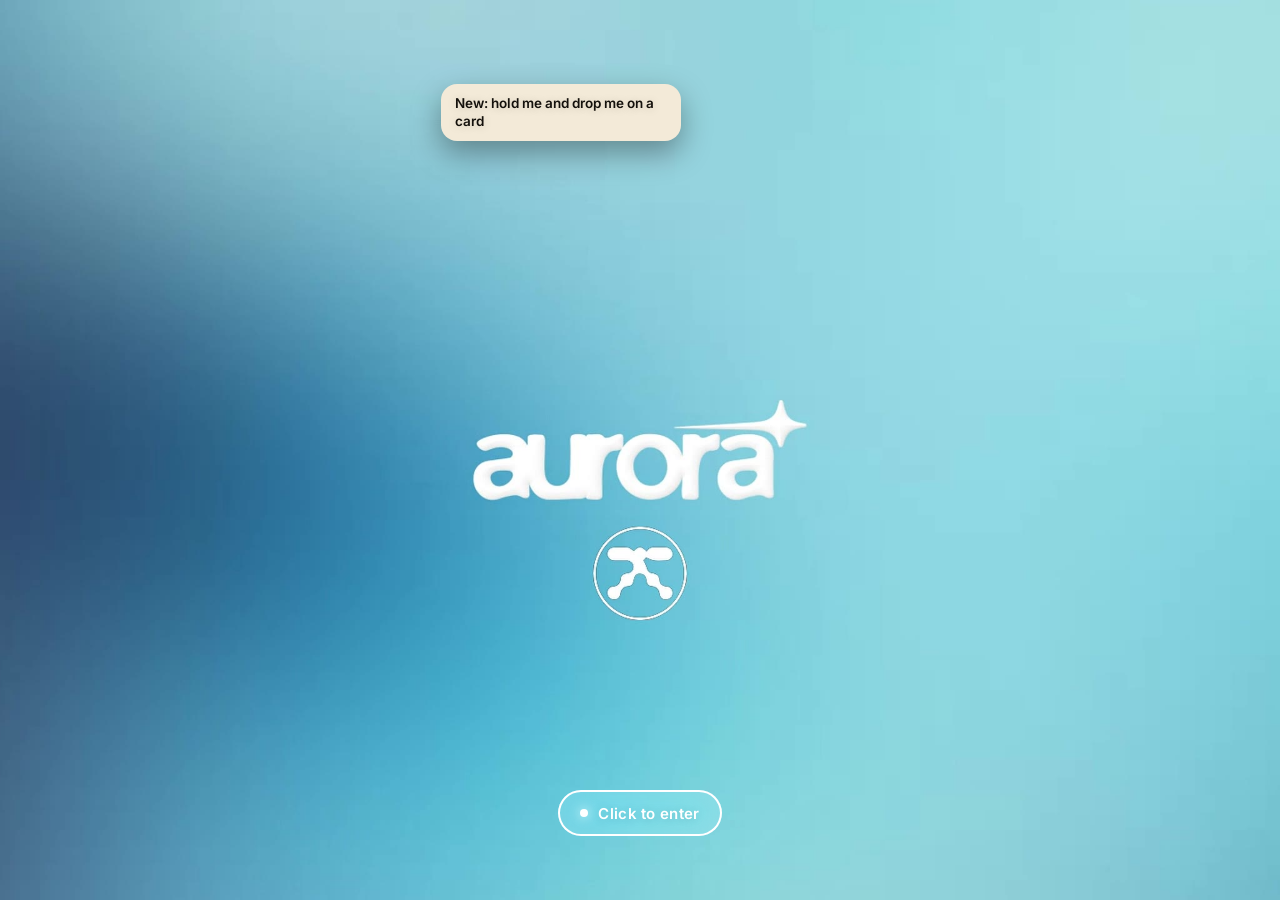
<file: index.html>
<!doctype html>
<html lang="en">
<head>
<meta charset="utf-8">
<meta name="viewport" content="width=device-width, initial-scale=1, viewport-fit=cover, maximum-scale=1, user-scalable=no">
<title>Aurora</title>
<meta name="description" content="Aurora — your day, cards, board and plan.">
<meta name="theme-color" content="#0a0a0b">
<meta name="apple-mobile-web-app-capable" content="yes">
<meta name="mobile-web-app-capable" content="yes">
<meta name="apple-mobile-web-app-status-bar-style" content="black-translucent">
<meta name="apple-mobile-web-app-title" content="Aurora">
<meta name="format-detection" content="telephone=no">
<link rel="manifest" href="manifest.webmanifest">
<script>/* v19.4: a copy of Aurora in another repository (keidsolo24.github.io/<repo>/, e.g. a test build) shares
   the origin with the main app. It gets its own storage keys and databases, so it never touches the main app's data. */
(function () {
  var seg = (location.pathname.split('/')[1] || ''), q = /[?&]ns=([\w-]+)/.exec(location.search);
  var ns = q ? q[1] : (/\.github\.io$/.test(location.hostname) && seg && seg !== 'aurora' && !/\.html$/.test(seg) ? seg : '');
  window.AUR_NS = ns; if (!ns) return;
  var P = ns + ':', SP = Storage.prototype, g = SP.getItem, s = SP.setItem, r = SP.removeItem;
  SP.getItem = function (k) { return g.call(this, P + k); }; SP.setItem = function (k, v) { return s.call(this, P + k, v); }; SP.removeItem = function (k) { return r.call(this, P + k); };
  if (window.indexedDB) { var o = indexedDB.open.bind(indexedDB), db = indexedDB.databases && indexedDB.databases.bind(indexedDB);
    indexedDB.open = function (n, v) { return v === undefined ? o(P + n) : o(P + n, v); };
    if (db) indexedDB.databases = function () { return db().then(function (l) { return l.filter(function (x) { return x.name && x.name.indexOf(P) === 0; }).map(function (x) { return { name: x.name.slice(P.length), version: x.version }; }); }); }; }
  document.title = 'Aurora Lab';
  var m = document.querySelector('meta[name="apple-mobile-web-app-title"]'); if (m) m.content = 'Aurora Lab';
  var l = document.querySelector('link[rel="manifest"]'); if (l) l.href = 'manifest-test.webmanifest';
})();</script>
<link rel="apple-touch-icon" href="icon-180.png">
<link rel="icon" href="icon-192.png">
<link rel="preload" href="fonts/inter-latin-500-normal.woff2" as="font" type="font/woff2" crossorigin>
<link rel="preload" href="fonts/bricolage-grotesque-latin-800-normal.woff2" as="font" type="font/woff2" crossorigin>
<link rel="stylesheet" href="app.css?v=2069">
<link rel="stylesheet" href="keiro.css?v=2069">
<link rel="stylesheet" href="desktop.css?v=2069">
<link rel="stylesheet" href="orb.css?v=2069">
<link rel="stylesheet" href="studio.css?v=2069">
<link rel="stylesheet" href="fix.css?v=2069">
<link rel="stylesheet" href="motion.css?v=2069">
<link rel="stylesheet" href="calm.css?v=2069">
<link rel="stylesheet" href="a2.css?v=2069">
<link rel="stylesheet" href="a3c.css?v=2069">
<link rel="stylesheet" href="a3.css?v=2069">
<link rel="stylesheet" href="a3light.css?v=2069">
<style>#launch{position:fixed;inset:0;z-index:200;background:#86c9de center/cover no-repeat;transition:opacity .65s cubic-bezier(.2,.8,.2,1),filter .65s cubic-bezier(.2,.8,.2,1),transform .9s cubic-bezier(.2,.8,.2,1);cursor:pointer}#launch video{width:100%;height:100%;object-fit:cover;display:block}#launch.out{opacity:0;filter:blur(14px);transform:scale(1.04);pointer-events:none}@media (prefers-reduced-motion:reduce){#launch{transition:opacity .25s}#launch.out{filter:none;transform:none}}#launch .tap{position:absolute;left:0;right:0;bottom:calc(env(safe-area-inset-bottom,0px) + 64px);display:flex;justify-content:center;pointer-events:none}#launch .tap span{display:inline-flex;align-items:center;gap:10px;height:46px;padding:0 22px;border-radius:999px;font:600 15px/1 Inter,system-ui,sans-serif;letter-spacing:.02em;color:#fff;background:rgba(255,255,255,.16);-webkit-backdrop-filter:blur(18px) saturate(1.3);backdrop-filter:blur(18px) saturate(1.3);box-shadow:inset 0 0 0 1px rgba(255,255,255,.35),0 10px 30px rgba(0,40,70,.18);opacity:0;transform:translateY(10px) scale(.98);transition:opacity .6s cubic-bezier(.2,.8,.2,1),transform .6s cubic-bezier(.2,.8,.2,1)}#launch .tap i{width:8px;height:8px;border-radius:4px;background:#fff;box-shadow:0 0 12px #fff}#launch.wait .tap span{opacity:1;transform:none}#launch.wait .tap i{animation:lTap 2.2s ease-in-out infinite}@keyframes lTap{50%{opacity:.35;transform:scale(.7)}}#launch:focus{outline:none}#launch:focus-visible .tap span{box-shadow:inset 0 0 0 2px #fff}@media (prefers-reduced-motion:reduce){#launch.wait .tap i{animation:none}}#promo{position:fixed;inset:0;z-index:210;background:#0a0a0b;display:flex;align-items:center;justify-content:center;opacity:0;transition:opacity .5s cubic-bezier(.2,.8,.2,1)}#promo.on{opacity:1}#promo.out{opacity:0;pointer-events:none}#promo video{width:100%;height:100%;object-fit:contain;display:block}#promo button{position:absolute;z-index:2;height:40px;padding:0 16px;border:0;border-radius:999px;font:600 14px/1 Inter,system-ui,sans-serif;color:#fff;background:rgba(10,18,32,.4);-webkit-backdrop-filter:blur(16px) saturate(1.3);backdrop-filter:blur(16px) saturate(1.3);box-shadow:inset 0 0 0 1px rgba(255,255,255,.25);cursor:pointer}#promo .pskip{right:16px;top:calc(env(safe-area-inset-top,0px) + 12px)}#promo .psnd{left:50%;bottom:calc(env(safe-area-inset-bottom,0px) + 28px);transform:translateX(-50%)}</style>
</head>
<body>
<div id="launch" aria-hidden="true"><video muted playsinline preload="auto"></video><div class="tap"><span><i></i><b>Tap to enter</b></span></div></div>
<script>(function () {
  var L = document.getElementById('launch'); if (!L) return;
  var V = L.querySelector('video'), T = L.querySelector('.tap span b');
  var wide = innerWidth > innerHeight, base = '' + (wide ? 'launch-land' : 'launch-portrait');
  if (T && matchMedia('(hover: hover) and (pointer: fine)').matches) T.textContent = 'Click to enter';
  L.style.backgroundImage = 'url(' + base + '-first.jpg)';
  var last = 0, ver = '';
  try { last = +localStorage.getItem('aur' + 'Seen') || 0; ver = localStorage.getItem('aur' + 'V') || ''; } catch (e) {}
  var fresh = !last && !ver; /* nobody has opened Aurora in this browser before */
  var RM = matchMedia('(prefers-reduced-motion: reduce)').matches;
  var full = Date.now() - last > 36e5 || ver !== '19.6';
  var ended = false, waiting = false;
  function done() { if (ended) return; ended = true; L.classList.add('out'); L.classList.remove('wait'); try { dispatchEvent(new Event('aurlaunch')); } catch (e) {} removeEventListener('keydown', key); setTimeout(function () { L.remove(); }, 700); }
  /* full intro: it stays on the logo until the person taps */
  function wait(stillToo) { if (ended || waiting) return; waiting = true; if (stillToo || !V || V.readyState < 2) { L.style.backgroundImage = 'url(' + base + '-last.jpg)'; if (V) V.style.opacity = '0'; }
    L.classList.add('wait'); L.setAttribute('role', 'button'); L.setAttribute('aria-hidden', 'false'); L.setAttribute('aria-label', T ? T.textContent : 'Enter'); L.tabIndex = 0; try { L.focus({ preventScroll: true }); } catch (e) {} }
  function quick() { if (V) V.remove(); L.style.backgroundImage = 'url(' + base + '-last.jpg)'; setTimeout(done, RM ? 120 : 380); }
  function key(e) { if (e.key === 'Enter' || e.key === ' ') { e.preventDefault(); enter(); } else if (e.key === 'Escape') { e.preventDefault(); done(); } }
  function mark() { try { localStorage.setItem('aur' + 'Seen', Date.now()); localStorage.setItem('aur' + 'V', '19.6'); } catch (e) {} }
  /* v19.1: for new people the 26 s video plays once, right after the tap (the tap is what lets it play with sound) */
  function promo() {
    try { if (localStorage.getItem('aur' + 'Promo')) return; localStorage.setItem('aur' + 'Promo', '1'); } catch (e) { return; }
    if (!fresh) return; /* new people only */
    var cs = false, P = document.createElement('div'); P.id = 'promo';
    P.innerHTML = '<video playsinline preload="auto" src="promo.mp4?v=1" poster="promo-poster.jpg?v=2"></video><button class="pskip" type="button">' + (cs ? 'Přeskočit' : 'Skip') + '</button><button class="psnd" type="button" hidden>' + (cs ? 'Zapnout zvuk' : 'Turn sound on') + '</button>';
    document.body.appendChild(P); var v = P.querySelector('video'), s = P.querySelector('.psnd'), over = false;
    function end() { if (over) return; over = true; P.classList.add('out'); try { v.pause(); } catch (e) {} setTimeout(function () { P.remove(); try { dispatchEvent(new Event('aurpromo')); } catch (e) {} }, 520); }
    v.addEventListener('ended', end); v.addEventListener('error', end); P.querySelector('.pskip').addEventListener('click', end);
    s.addEventListener('click', function () { v.muted = false; s.hidden = true; });
    requestAnimationFrame(function () { P.classList.add('on'); });
    var pr = v.play(); if (pr && pr.catch) pr.catch(function () { v.muted = true; s.hidden = false; v.play().catch(end); });
  }
  function enter() { var first = !ended; done(); if (first) promo(); }
  window.__launchDone = done;
  mark(); document.addEventListener('visibilitychange', function () { if (document.hidden) mark(); }); addEventListener('pagehide', mark);
  L.addEventListener('click', enter);
  if (full) {
    addEventListener('keydown', key);
    if (RM) { wait(true); return; }
    V.src = base + '.mp4';
    V.addEventListener('ended', function () { wait(false); });
    V.addEventListener('error', function () { wait(true); });
    var p = V.play(); if (p && p.catch) p.catch(function () { wait(true); });
    setTimeout(function () { wait(V.paused && V.currentTime < 3); }, 5200);
  } else quick();
})();</script>
<div id="bg" aria-hidden="true"><img class="wall" id="wallImg" src="wall.jpg" alt=""><div class="dim" id="wallDim"></div><div class="aura"><i class="a1"></i><i class="a2"></i><i class="a3"></i></div></div>
<main id="app">
  <section class="scr" id="s-home" aria-label="Home"></section>
  <section class="scr" id="s-spaces" aria-label="Spaces"></section>
  <section class="scr" id="s-board" aria-label="Board"></section>
  <section class="scr" id="s-plan" aria-label="Plan"></section>
  <section class="scr push" id="s-card" aria-label="Card"></section>
  <section class="scr push" id="s-settings" aria-label="Settings"></section>
</main>
<nav class="nav" id="nav" aria-label="Main">
  <div class="bar frost" role="tablist"></div>
  <button class="plus cr press" id="plusBtn" aria-label="Add"></button>
</nav>
<div id="desk"></div>
<div id="scrim"></div>
<div id="sheet" class="frost" role="dialog" aria-modal="true"></div>
<div id="viewer" role="dialog" aria-modal="true"></div>
<div id="toast" role="status" aria-live="polite"></div>
<div id="vlayer" role="dialog" aria-modal="true"></div>
<div id="welcome"></div>
<input type="file" id="fileIn" accept="image/*,video/*" hidden>
<input type="file" id="wallIn" accept="image/*" hidden>
<input type="file" id="restoreIn" accept="application/json,.json" hidden>
<script src="js/core.js?v=2069"></script>
<script src="js/ui.js?v=2069"></script>
<script src="js/screens.js?v=2069"></script>
<script src="js/sheets.js?v=2069"></script>
<script src="js/push.js?v=2069"></script>
<script src="js/sync.js?v=2069"></script>
<script src="js/spolu.js?v=2069"></script>
<script src="js/account.js?v=2069"></script>
<script src="js/tips.js?v=2069"></script>
<script src="js/home19.js?v=2069"></script>
<script src="js/beta.js?v=2069"></script>
<script src="js/lab.js?v=2069"></script>
<script src="js/app.js?v=2069"></script>
<script src="js/coach.js?v=2069"></script>
<script src="js/desktop.js?v=2069"></script>
<script src="js/orb.js?v=2069"></script>
<script src="js/studio.js?v=2069"></script>
<script src="js/motion.js?v=2069"></script>
<script src="js/quick.js?v=2069"></script>
<script src="js/a2.js?v=2069"></script>
<script src="js/a2pages.js?v=2069"></script>
<script src="js/gsap.min.js?v=3125"></script>
<script src="js/a3.js?v=2069"></script>
</body>
</html>
</file>
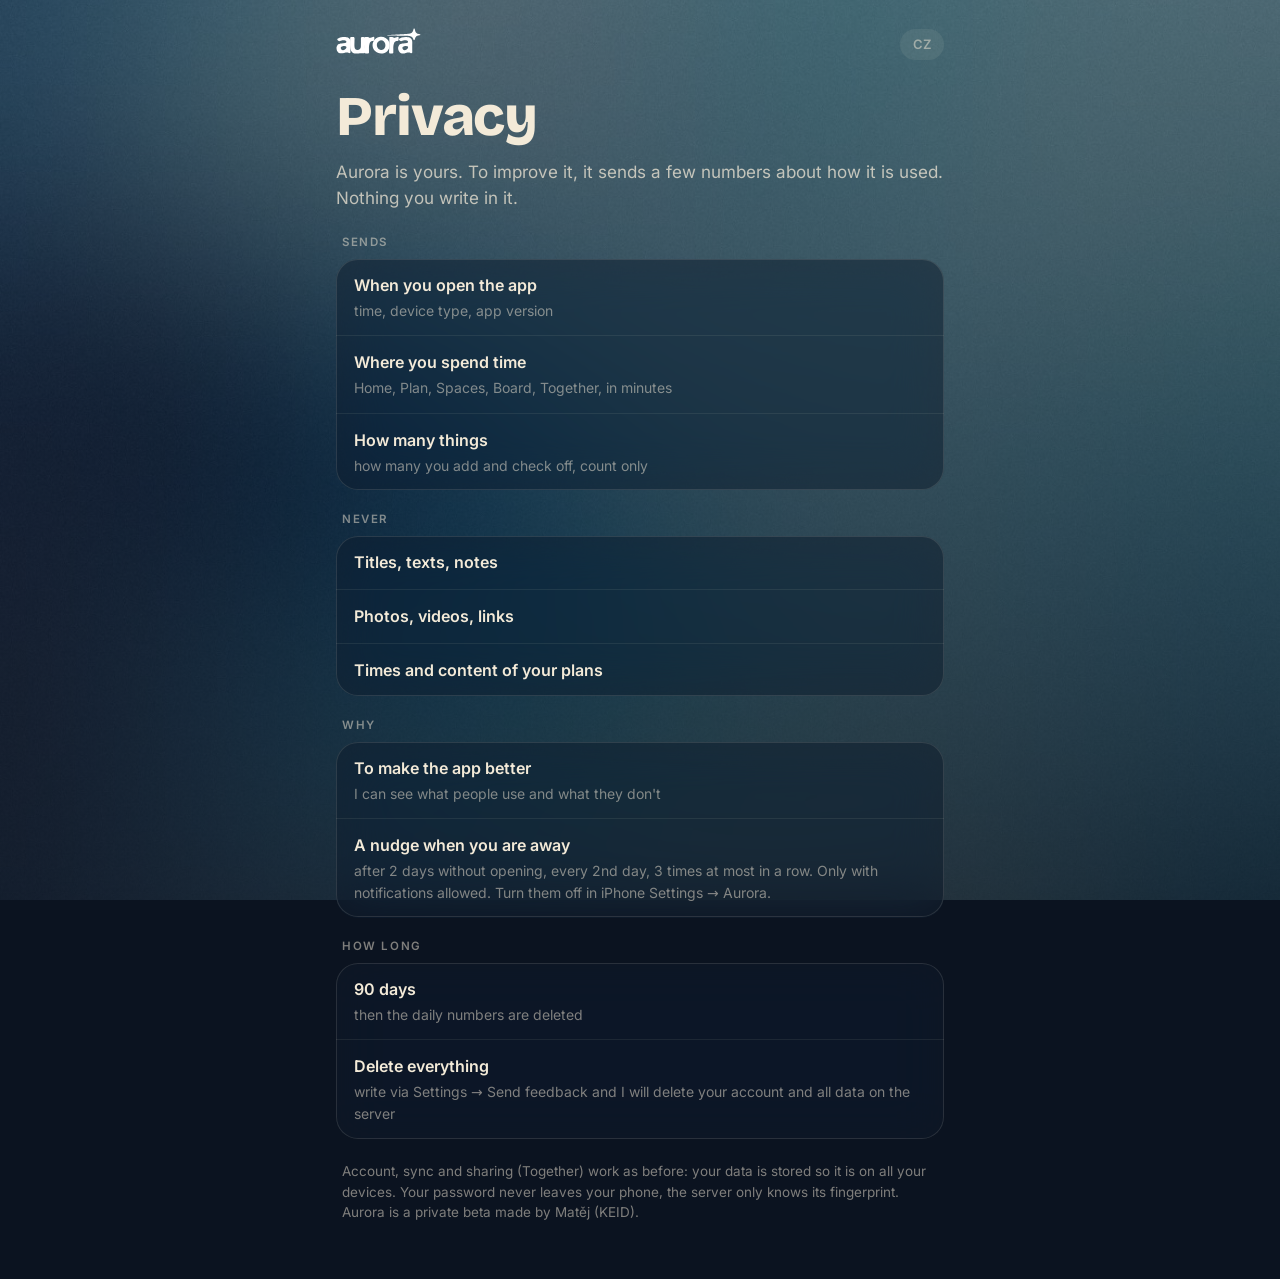
<file: soukromi.html>
<!doctype html>
<html lang="en">
<head>
<meta charset="utf-8">
<meta name="viewport" content="width=device-width, initial-scale=1, viewport-fit=cover">
<title>Aurora · Privacy</title>
<meta name="theme-color" content="#0b1320">
<link rel="icon" href="app/icon-192.png">
<style>
@font-face{font-family:'Bricolage Grotesque';font-weight:800;font-display:swap;src:url(app/fonts/bricolage-grotesque-latin-800-normal.woff2) format('woff2');unicode-range:U+0000-00FF}
@font-face{font-family:'Bricolage Grotesque';font-weight:800;font-display:swap;src:url(app/fonts/bricolage-grotesque-latin-ext-800-normal.woff2) format('woff2');unicode-range:U+0100-024F}
@font-face{font-family:'Inter';font-weight:400;font-display:swap;src:url(app/fonts/inter-latin-400-normal.woff2) format('woff2');unicode-range:U+0000-00FF}
@font-face{font-family:'Inter';font-weight:400;font-display:swap;src:url(app/fonts/inter-latin-ext-400-normal.woff2) format('woff2');unicode-range:U+0100-024F}
@font-face{font-family:'Inter';font-weight:600;font-display:swap;src:url(app/fonts/inter-latin-600-normal.woff2) format('woff2');unicode-range:U+0000-00FF}
@font-face{font-family:'Inter';font-weight:600;font-display:swap;src:url(app/fonts/inter-latin-ext-600-normal.woff2) format('woff2');unicode-range:U+0100-024F}
:root{--ink:#f3ead8;--ink2:rgba(243,234,216,.74);--ink3:rgba(243,234,216,.5)}
*{box-sizing:border-box}
html,body{margin:0}
body{min-height:100vh;font:400 16px/1.55 Inter,system-ui,sans-serif;color:var(--ink);background:#0b1320;-webkit-font-smoothing:antialiased}
body::before{content:"";position:fixed;inset:0;background:linear-gradient(180deg,rgba(8,14,24,.55),rgba(8,14,24,.8)),url(app/wall.jpg) center/cover;pointer-events:none}
main{position:relative;max-width:640px;margin:0 auto;padding:max(28px,env(safe-area-inset-top)) 16px 56px}
a{color:inherit}
.top{display:flex;align-items:center;justify-content:space-between;margin-bottom:28px}
.top img{height:26px;width:auto}
.lang{font:600 13px/1 Inter;color:var(--ink3);text-decoration:none;padding:9px 13px;border-radius:999px;background:rgba(243,234,216,.08)}
h1{font:800 clamp(40px,10vw,56px)/1 'Bricolage Grotesque',sans-serif;letter-spacing:-.02em;margin:0 0 14px}
.lede{color:var(--ink2);font-size:17px;margin:0 0 26px}
.cap{display:block;font:600 11.5px/1 Inter;letter-spacing:.14em;text-transform:uppercase;color:var(--ink3);margin:24px 6px 10px}
.grp{border-radius:22px;background:rgba(16,26,40,.5);-webkit-backdrop-filter:blur(24px) saturate(140%);backdrop-filter:blur(24px) saturate(140%);box-shadow:inset 0 0 0 1px rgba(243,234,216,.12);overflow:hidden}
.row{padding:14px 18px;border-top:1px solid rgba(243,234,216,.08)}
.row:first-child{border-top:0}
.row b{display:block;font-weight:600}
.row small{display:block;color:var(--ink3);font-size:14px;margin-top:2px}
.foot{color:var(--ink3);font-size:13.5px;margin:22px 6px 0}
[data-l]{display:none}
html[lang=cs] [data-l=cs],html[lang=en] [data-l=en]{display:revert}
</style>
</head>
<body>
<main>
  <div class="top"><a href="./"><img src="app/logo.svg" alt="aurora" width="104" height="26"></a><a class="lang" id="sw" href="?lang=cs">CZ</a></div>

  <div data-l="cs">
    <h1>Soukromí</h1>
    <p class="lede">Aurora je tvoje. Aby šla vylepšovat, posílá na server pár čísel o tom, jak se používá. Nic z toho, co do ní píšeš.</p>
    <span class="cap">Posílá</span>
    <div class="grp">
      <div class="row"><b>Kdy appku otevřeš</b><small>čas, typ zařízení, verze appky</small></div>
      <div class="row"><b>Kde v ní trávíš čas</b><small>Domov, Plán, Spaces, Board, Spolu, v minutách</small></div>
      <div class="row"><b>Kolik věcí</b><small>kolik přidáš a odškrtneš, jen počet</small></div>
    </div>
    <span class="cap">Nikdy</span>
    <div class="grp">
      <div class="row"><b>Názvy, texty, poznámky</b></div>
      <div class="row"><b>Fotky, videa, odkazy</b></div>
      <div class="row"><b>Časy a obsah tvých plánů</b></div>
    </div>
    <span class="cap">Proč</span>
    <div class="grp">
      <div class="row"><b>Aby appka byla lepší</b><small>vidím, co lidi používají a co ne</small></div>
      <div class="row"><b>Připomínka, když dlouho nejsi</b><small>po 2 dnech bez otevření, každý 2. den, nejvýš 3× za sebou. Jen když máš povolené notifikace. Vypneš je v Nastavení iPhonu → Aurora.</small></div>
    </div>
    <span class="cap">Jak dlouho</span>
    <div class="grp">
      <div class="row"><b>90 dní</b><small>pak se denní čísla smažou</small></div>
      <div class="row"><b>Smazat všechno</b><small>napiš přes Nastavení → Napsat feedback a smažu tvůj účet i všechna data na serveru</small></div>
    </div>
    <p class="foot">Účet, sync a sdílení (Spolu) fungují dál jako dosud: tvoje data jsou uložená, aby byla na všech tvých zařízeních. Heslo neodchází z telefonu, server zná jen jeho otisk. Aurora je soukromá beta, kterou dělá Matěj (KEID).</p>
  </div>

  <div data-l="en">
    <h1>Privacy</h1>
    <p class="lede">Aurora is yours. To improve it, it sends a few numbers about how it is used. Nothing you write in it.</p>
    <span class="cap">Sends</span>
    <div class="grp">
      <div class="row"><b>When you open the app</b><small>time, device type, app version</small></div>
      <div class="row"><b>Where you spend time</b><small>Home, Plan, Spaces, Board, Together, in minutes</small></div>
      <div class="row"><b>How many things</b><small>how many you add and check off, count only</small></div>
    </div>
    <span class="cap">Never</span>
    <div class="grp">
      <div class="row"><b>Titles, texts, notes</b></div>
      <div class="row"><b>Photos, videos, links</b></div>
      <div class="row"><b>Times and content of your plans</b></div>
    </div>
    <span class="cap">Why</span>
    <div class="grp">
      <div class="row"><b>To make the app better</b><small>I can see what people use and what they don't</small></div>
      <div class="row"><b>A nudge when you are away</b><small>after 2 days without opening, every 2nd day, 3 times at most in a row. Only with notifications allowed. Turn them off in iPhone Settings → Aurora.</small></div>
    </div>
    <span class="cap">How long</span>
    <div class="grp">
      <div class="row"><b>90 days</b><small>then the daily numbers are deleted</small></div>
      <div class="row"><b>Delete everything</b><small>write via Settings → Send feedback and I will delete your account and all data on the server</small></div>
    </div>
    <p class="foot">Account, sync and sharing (Together) work as before: your data is stored so it is on all your devices. Your password never leaves your phone, the server only knows its fingerprint. Aurora is a private beta made by Matěj (KEID).</p>
  </div>
</main>
<script>
/* v20: English by default, Czech with ?lang=cs */
const en = new URLSearchParams(location.search).get('lang') !== 'cs';
document.documentElement.lang = en ? 'en' : 'cs';
const sw = document.getElementById('sw'); sw.textContent = en ? 'CZ' : 'EN'; sw.href = en ? '?lang=cs' : '?';
document.title = en ? 'Aurora · Privacy' : 'Aurora · Soukromí';
</script>
</body>
</html>
</file>
<file: app.css>
@font-face{font-family:'Inter';font-weight:400;font-display:swap;src:url(fonts/inter-latin-400-normal.woff2) format('woff2');unicode-range:U+0000-00FF,U+0131,U+0152-0153,U+02BB-02BC,U+02C6,U+02DA,U+02DC,U+0304,U+0308,U+0329,U+2000-206F,U+20AC,U+2122,U+2191,U+2193,U+2212,U+2215,U+FEFF,U+FFFD}
@font-face{font-family:'Inter';font-weight:400;font-display:swap;src:url(fonts/inter-latin-ext-400-normal.woff2) format('woff2');unicode-range:U+0100-02BA,U+02BD-02C5,U+02C7-02CC,U+02CE-02D7,U+02DD-02FF,U+0304,U+0308,U+0329,U+1D00-1DBF,U+1E00-1E9F,U+1EF2-1EFF,U+2020,U+20A0-20AB,U+20AD-20C0,U+2113,U+2C60-2C7F,U+A720-A7FF}
@font-face{font-family:'Inter';font-weight:500;font-display:swap;src:url(fonts/inter-latin-500-normal.woff2) format('woff2');unicode-range:U+0000-00FF,U+0131,U+0152-0153,U+02BB-02BC,U+02C6,U+02DA,U+02DC,U+0304,U+0308,U+0329,U+2000-206F,U+20AC,U+2122,U+2191,U+2193,U+2212,U+2215,U+FEFF,U+FFFD}
@font-face{font-family:'Inter';font-weight:500;font-display:swap;src:url(fonts/inter-latin-ext-500-normal.woff2) format('woff2');unicode-range:U+0100-02BA,U+02BD-02C5,U+02C7-02CC,U+02CE-02D7,U+02DD-02FF,U+0304,U+0308,U+0329,U+1D00-1DBF,U+1E00-1E9F,U+1EF2-1EFF,U+2020,U+20A0-20AB,U+20AD-20C0,U+2113,U+2C60-2C7F,U+A720-A7FF}
@font-face{font-family:'Inter';font-weight:600;font-display:swap;src:url(fonts/inter-latin-600-normal.woff2) format('woff2');unicode-range:U+0000-00FF,U+0131,U+0152-0153,U+02BB-02BC,U+02C6,U+02DA,U+02DC,U+0304,U+0308,U+0329,U+2000-206F,U+20AC,U+2122,U+2191,U+2193,U+2212,U+2215,U+FEFF,U+FFFD}
@font-face{font-family:'Inter';font-weight:600;font-display:swap;src:url(fonts/inter-latin-ext-600-normal.woff2) format('woff2');unicode-range:U+0100-02BA,U+02BD-02C5,U+02C7-02CC,U+02CE-02D7,U+02DD-02FF,U+0304,U+0308,U+0329,U+1D00-1DBF,U+1E00-1E9F,U+1EF2-1EFF,U+2020,U+20A0-20AB,U+20AD-20C0,U+2113,U+2C60-2C7F,U+A720-A7FF}
@font-face{font-family:'Inter';font-weight:700;font-display:swap;src:url(fonts/inter-latin-700-normal.woff2) format('woff2');unicode-range:U+0000-00FF,U+0131,U+0152-0153,U+02BB-02BC,U+02C6,U+02DA,U+02DC,U+0304,U+0308,U+0329,U+2000-206F,U+20AC,U+2122,U+2191,U+2193,U+2212,U+2215,U+FEFF,U+FFFD}
@font-face{font-family:'Inter';font-weight:700;font-display:swap;src:url(fonts/inter-latin-ext-700-normal.woff2) format('woff2');unicode-range:U+0100-02BA,U+02BD-02C5,U+02C7-02CC,U+02CE-02D7,U+02DD-02FF,U+0304,U+0308,U+0329,U+1D00-1DBF,U+1E00-1E9F,U+1EF2-1EFF,U+2020,U+20A0-20AB,U+20AD-20C0,U+2113,U+2C60-2C7F,U+A720-A7FF}
@font-face{font-family:'Bricolage Grotesque';font-weight:700;font-display:swap;src:url(fonts/bricolage-grotesque-latin-700-normal.woff2) format('woff2');unicode-range:U+0000-00FF,U+0131,U+0152-0153,U+02BB-02BC,U+02C6,U+02DA,U+02DC,U+0304,U+0308,U+0329,U+2000-206F,U+20AC,U+2122,U+2191,U+2193,U+2212,U+2215,U+FEFF,U+FFFD}
@font-face{font-family:'Bricolage Grotesque';font-weight:700;font-display:swap;src:url(fonts/bricolage-grotesque-latin-ext-700-normal.woff2) format('woff2');unicode-range:U+0100-02BA,U+02BD-02C5,U+02C7-02CC,U+02CE-02D7,U+02DD-02FF,U+0304,U+0308,U+0329,U+1D00-1DBF,U+1E00-1E9F,U+1EF2-1EFF,U+2020,U+20A0-20AB,U+20AD-20C0,U+2113,U+2C60-2C7F,U+A720-A7FF}
@font-face{font-family:'Bricolage Grotesque';font-weight:800;font-display:swap;src:url(fonts/bricolage-grotesque-latin-800-normal.woff2) format('woff2');unicode-range:U+0000-00FF,U+0131,U+0152-0153,U+02BB-02BC,U+02C6,U+02DA,U+02DC,U+0304,U+0308,U+0329,U+2000-206F,U+20AC,U+2122,U+2191,U+2193,U+2212,U+2215,U+FEFF,U+FFFD}
@font-face{font-family:'Bricolage Grotesque';font-weight:800;font-display:swap;src:url(fonts/bricolage-grotesque-latin-ext-800-normal.woff2) format('woff2');unicode-range:U+0100-02BA,U+02BD-02C5,U+02C7-02CC,U+02CE-02D7,U+02DD-02FF,U+0304,U+0308,U+0329,U+1D00-1DBF,U+1E00-1E9F,U+1EF2-1EFF,U+2020,U+20A0-20AB,U+20AD-20C0,U+2113,U+2C60-2C7F,U+A720-A7FF}

:root{
  color-scheme:dark;
  --ink:#f3ead8;--ink2:rgba(243,234,216,.78);--ink3:rgba(243,234,216,.58);--ink4:rgba(243,234,216,.36);
  --navy:#161616;--cream:#ece9e1;--panel:rgba(28,28,30,.9);--bg:#0a0a0b;
  --green:#3fbf7f;--orange:#f0a44b;--blue:#6f8cff;--late:#ff7a6b;
  --st:env(safe-area-inset-top,0px);--sb:env(safe-area-inset-bottom,0px);
  --spring:cubic-bezier(.3,1.35,.5,1);--out:cubic-bezier(.2,.8,.2,1);
  --a1:#3fbf7f;--a2:#f0a44b;--a3:#6f8cff;
  --vvh:100%;--kb:0px;
}
*{box-sizing:border-box;-webkit-tap-highlight-color:transparent}
html,body{margin:0;height:100%;background:var(--bg);color:var(--ink);font-family:Inter,system-ui,-apple-system,sans-serif;-webkit-font-smoothing:antialiased;-webkit-text-size-adjust:100%;text-size-adjust:100%}
body{position:fixed;top:0;left:0;right:0;height:100vh;height:100lvh;overflow:hidden;touch-action:manipulation;overscroll-behavior:none;user-select:none;-webkit-user-select:none;-webkit-touch-callout:none;text-shadow:0 1px 10px rgba(10,10,12,.16)}
button{font:inherit;color:inherit;border:0;background:none;padding:0;margin:0;cursor:pointer;text-align:inherit;text-shadow:inherit}
input,textarea,select{font:inherit;color:inherit;user-select:text;-webkit-user-select:text}
img,video{display:block}
[hidden]{display:none!important}
b{font-weight:600}
@media (display-mode: standalone){html{min-height:calc(100% + env(safe-area-inset-top,0px))}}

/* BACKGROUND */
#bg{position:absolute;inset:0;z-index:0;overflow:hidden;background:#0a0a0b}
#bg .wall{position:absolute;inset:-4%;width:108%;height:108%;object-fit:cover;animation:wall 40s ease-in-out infinite alternate}
#bg .wall.css{background:var(--wallcss)}
@keyframes wall{to{transform:translate(-1%,-1%) scale(1.02)}}
#bg .dim{position:absolute;inset:0;background:rgba(0,0,0,.22)}
#bg .aura i{position:absolute;border-radius:50%;filter:blur(50px);opacity:.5;transition:background 1.2s ease,transform 1.4s var(--out)}
#bg .aura .a1{width:360px;height:360px;left:50%;margin-left:-180px;top:18%;background:var(--a1);opacity:.55;filter:blur(64px);animation:fa1 14s ease-in-out infinite alternate}
#bg .aura .a2,#bg .aura .a3{display:none}
#bg .aura{display:none}
@keyframes fa1{to{transform:translate(-30px,60px) scale(1.12)}}
@keyframes fa2{to{transform:translate(-30px,50px) scale(.9)}}
@keyframes fa3{to{transform:translate(-50px,-20px) scale(1.1)}}

/* SURFACES */
.frost{position:relative;isolation:isolate;background:rgba(28,28,31,.42);box-shadow:inset 0 0 0 1px rgba(243,234,216,.09),0 10px 26px rgba(0,0,0,.16);-webkit-backdrop-filter:blur(26px) saturate(115%);backdrop-filter:blur(26px) saturate(115%)}
.frost::before{content:"";position:absolute;inset:0;border-radius:inherit;background:linear-gradient(180deg,rgba(243,234,216,.05),rgba(243,234,216,0) 40%);pointer-events:none;z-index:-1}
.frost::after{content:none}
.solid,.frost.solid{background:var(--panel);-webkit-backdrop-filter:none;backdrop-filter:none;box-shadow:0 10px 30px rgba(0,0,0,.22),inset 0 0 0 1px rgba(255,255,255,.07)}
.frost.solid::before,.frost.solid::after{display:none}
body.solidui .frost{background:var(--panel);-webkit-backdrop-filter:none;backdrop-filter:none;box-shadow:0 10px 30px rgba(0,0,0,.22),inset 0 0 0 1px rgba(255,255,255,.08)}
body.solidui .frost::before,body.solidui .frost::after{display:none}
.in{background:rgba(255,255,255,.08);box-shadow:inset 0 0 0 1px rgba(255,255,255,.1)}
.cr{background:var(--cream);color:var(--navy);text-shadow:none;box-shadow:0 2px 10px rgba(0,0,0,.18)}
.press{transition:transform .18s var(--spring),filter .18s,opacity .2s}
.press:active{transform:scale(.96)}
.cap{font:600 11px/1 Inter;letter-spacing:.14em;color:var(--ink3);text-transform:uppercase}
.t1{font:800 34px/1 'Bricolage Grotesque';letter-spacing:-.035em;margin:0}
.num{font:800 32px/.9 'Bricolage Grotesque';letter-spacing:-.02em;font-variant-numeric:tabular-nums;white-space:nowrap}
.num small{font:400 13px/1 Inter;letter-spacing:0;color:var(--ink3);margin-left:4px}
.muted{color:var(--ink3)}
.led{display:inline-block;flex:none;width:8px;height:8px;border-radius:4px;background:var(--c);box-shadow:0 0 4px var(--c),0 0 12px var(--c)}
.dot{display:inline-block;flex:none;width:7px;height:7px;border-radius:4px;background:var(--c)}
.ic{flex:none;width:36px;height:36px;border-radius:18px;display:flex;align-items:center;justify-content:center}
.cb{flex:none;width:44px;height:44px;border-radius:22px;display:flex;align-items:center;justify-content:center;color:var(--ink)}
.chip{flex:none;height:36px;border-radius:18px;padding:0 14px;display:inline-flex;align-items:center;gap:7px;font:500 14px/1 Inter;white-space:nowrap;color:var(--ink)}
.chip.cr{color:var(--navy)}
.chip small{font:400 12.5px/1 Inter;color:var(--ink3)}
.chips{display:flex;gap:7px;overflow-x:auto;scrollbar-width:none;margin:0 -16px;padding:2px 16px}
.chips::-webkit-scrollbar{display:none}
.chips.wrap{flex-wrap:wrap;overflow:visible;margin:0;padding:0}
.seg{height:40px;border-radius:20px;padding:3px;display:flex;flex:none}
.seg button{height:34px;padding:0 14px;border-radius:17px;font:500 14px/34px Inter;color:var(--ink2);display:flex;align-items:center;justify-content:center;gap:6px;transition:background .25s,color .25s}
.seg button.on{background:var(--cream);color:var(--navy);text-shadow:none}
.pbtn{height:50px;border-radius:25px;padding:0 22px;display:flex;align-items:center;justify-content:center;gap:8px;font:600 16px/1 Inter}
.pbtn.cr{color:var(--navy)}
.pbtn.ghost{background:rgba(255,255,255,.08);box-shadow:inset 0 0 0 1px rgba(255,255,255,.14)}
.pbtn.danger{background:rgba(255,122,107,.16);color:#ffb3a9;box-shadow:inset 0 0 0 1px rgba(255,122,107,.35)}
.tg{position:relative;flex:none;width:51px;height:31px;border-radius:16px;background:rgba(255,255,255,.16);box-shadow:inset 0 0 0 1px rgba(255,255,255,.14);transition:background .25s,box-shadow .25s}
.tg::after{content:"";position:absolute;left:2px;top:2px;width:27px;height:27px;border-radius:14px;background:#fff;box-shadow:0 2px 6px rgba(0,0,0,.25);transition:transform .3s var(--spring)}
.tg.on{background:var(--green);box-shadow:0 0 12px rgba(63,191,127,.45),inset 0 1px 0 rgba(255,255,255,.3)}
.tg.on::after{transform:translateX(20px)}
.c0{flex:none;width:24px;height:24px;border-radius:12px;border:1.6px solid rgba(243,234,216,.6);display:flex;align-items:center;justify-content:center;color:var(--navy);transition:background .25s,border-color .25s}
.c0.on{background:var(--c,var(--green));border-color:var(--c,var(--green))}
.c0 svg{opacity:0}
.c0.on svg{opacity:1}
.ci{flex:none;width:34px;height:34px;border-radius:17px;border:1px solid rgba(243,234,216,.32);display:flex;align-items:center;justify-content:center;color:var(--ink)}
.empty{padding:20px;text-align:center;font:400 14px/1.45 Inter;color:var(--ink2)}

/* LAYOUT */
#app{position:absolute;inset:0;z-index:1}
.scr{position:absolute;inset:0;overflow-y:auto;overflow-x:hidden;-webkit-overflow-scrolling:touch;overscroll-behavior:contain;padding:0 16px calc(var(--sb) + 112px);display:none}
.scr.on{display:block;animation:scrIn .35s var(--out)}
@keyframes scrIn{from{opacity:0;transform:translateY(6px) scale(.992);filter:blur(8px)}60%{filter:blur(0)}to{opacity:1;transform:none;filter:none}}
.scr.push{z-index:5;padding-bottom:calc(var(--sb) + 40px)}
.scr:not(.push){transition:opacity .3s var(--out)}
body.navless .scr:not(.push){opacity:0;pointer-events:none}
.scr.push.on{animation:pushIn .42s var(--out)}
@keyframes pushIn{from{transform:translateX(100%)}to{transform:none}}
.scr.push.out{display:block;animation:pushOut .32s var(--out) forwards}
@keyframes pushOut{to{transform:translateX(100%)}}
.hdr{display:flex;align-items:center;justify-content:space-between;gap:10px;min-height:52px;margin-bottom:12px}
.scr>.hdr{position:sticky;top:0;z-index:6;padding:calc(var(--st) + 10px) 0 8px;margin-bottom:6px;min-height:calc(var(--st) + 70px)}
.scr>.hdr::before{content:"";position:absolute;top:0;bottom:-28px;left:-50vw;right:-50vw;z-index:-1;pointer-events:none;background:linear-gradient(180deg,rgba(14,14,16,.82),rgba(14,14,16,.55) 62%,rgba(14,14,16,0));-webkit-backdrop-filter:blur(16px);backdrop-filter:blur(16px);-webkit-mask-image:linear-gradient(180deg,#000 70%,transparent);mask-image:linear-gradient(180deg,#000 70%,transparent);opacity:0;transition:opacity .25s}
.scr.sc>.hdr::before{opacity:1}
#app::after{content:"";position:absolute;left:0;right:0;bottom:0;height:calc(var(--sb) + 124px);background:linear-gradient(180deg,rgba(14,14,16,0),rgba(14,14,16,.6));pointer-events:none;z-index:4;transition:opacity .3s}
body.navless #app::after{opacity:0}
.hdr .logo{width:104px;height:auto}
.stack{display:flex;flex-direction:column;gap:10px}
.grid2{display:grid;grid-template-columns:1fr 1fr;gap:9px}
.sec{margin-top:18px}
.sec>.cap{display:block;margin:0 4px 10px}

/* NAV */
.nav{position:absolute;left:16px;right:16px;bottom:max(14px,calc(var(--sb) - 10px));z-index:8;display:flex;gap:10px;align-items:center;transition:transform .45s var(--out),opacity .3s}
.nav.away{transform:translateY(130px);opacity:0;pointer-events:none}
.nav .bar{flex:1;height:62px;border-radius:31px;padding:5px;display:grid;grid-template-columns:repeat(4,1fr)}
.nav .tab{height:52px;border-radius:26px;display:flex;flex-direction:column;align-items:center;justify-content:center;gap:3px;font:500 11px/1 Inter;color:rgba(243,234,216,.88);transition:background .3s,color .3s}
.nav .tab.on{background:var(--cream);color:var(--navy);text-shadow:none;box-shadow:0 4px 12px rgba(0,0,0,.2)}
.nav .plus{flex:none;width:62px;height:62px;border-radius:31px;display:flex;align-items:center;justify-content:center}

/* HOME */
.inst{border-radius:36px;padding:16px 16px 14px}
.inst .fh{display:flex;justify-content:space-between;align-items:flex-start;padding:0 4px}
.inst .fh .t{font:800 24px/1 'Bricolage Grotesque';letter-spacing:-.02em}
.inst .fh .s{display:block;margin-top:6px;font:400 13px/1 Inter;color:var(--ink2)}
.fdots{display:flex;gap:5px;margin-top:6px;max-width:120px;flex-wrap:wrap;justify-content:flex-end}
.fdots i{width:7px;height:7px;border-radius:4px;border:1px solid rgba(243,234,216,.5);transition:background .4s,box-shadow .4s}
.fdots i.on{background:var(--ink);border-color:var(--ink);box-shadow:0 0 8px rgba(255,255,255,.6)}
.dialw{position:relative;width:212px;height:212px;margin:8px auto 4px}
.dialw svg{position:absolute;inset:0;overflow:visible}
.dialw .hit{cursor:pointer}
.arcI{pointer-events:none;transition:opacity .4s,filter .4s}
.arcI.later{opacity:.42}
.arcI.past{opacity:.28}
.arcI.next{filter:drop-shadow(0 0 4px var(--c)) drop-shadow(0 0 10px var(--c));animation:arcGlow 2.6s ease-in-out infinite}
@keyframes arcGlow{0%,100%{opacity:.85}50%{opacity:1}}
.knob{filter:drop-shadow(0 0 4px rgba(255,226,170,.95)) drop-shadow(0 0 10px rgba(255,214,140,.6));animation:kg 3.2s ease-in-out infinite}
@keyframes kg{50%{filter:drop-shadow(0 0 6px #fff4dc) drop-shadow(0 0 16px rgba(255,214,140,.85))}}
.flbl{position:absolute;font:400 10.5px/1 Inter;color:var(--ink3);transform:translate(-50%,-50%);pointer-events:none}
.orb{position:absolute;left:50%;top:50%;width:112px;height:112px;margin:-56px 0 0 -56px;border-radius:56px;display:flex;flex-direction:column;align-items:center;justify-content:center;
  background:rgba(243,234,216,.08);
  box-shadow:inset 0 0 0 1px rgba(243,234,216,.12),0 10px 24px rgba(0,0,0,.18);
  -webkit-backdrop-filter:blur(18px) saturate(110%);backdrop-filter:blur(18px) saturate(110%);animation:br 5s ease-in-out infinite}
@keyframes br{0%,100%{transform:scale(1)}50%{transform:scale(1.04)}}
.orb .n{font:800 32px/1 'Bricolage Grotesque';letter-spacing:-.02em;font-variant-numeric:tabular-nums;white-space:nowrap}
.orb .s{margin-top:6px;font:400 11.5px/1.2 Inter;color:var(--ink2);text-align:center;max-width:94px;white-space:nowrap;overflow:hidden;text-overflow:ellipsis}
.prow{display:flex;gap:8px;margin-top:6px}
.fp{height:52px;border-radius:26px;padding:0 16px 0 8px;display:flex;align-items:center;gap:10px;font:500 15px/1 Inter;white-space:nowrap;overflow:hidden;min-width:0}
.fp.grow{flex:1}
.fp .pt{min-width:0;display:flex;flex-direction:column;gap:4px}
.fp .pt>*{overflow:hidden;text-overflow:ellipsis}
.fp .pt span{font:500 14.5px/1.15 Inter}
.fp small{font:400 12px/1 Inter;color:var(--ink2)}
.fp .ic{background:var(--cream);color:var(--navy);text-shadow:none}
.then{height:48px;border-radius:24px;display:flex;align-items:center;gap:12px;padding:0 6px 0 18px;overflow:hidden}
.then .row{flex:1;min-width:0;display:flex;gap:6px;overflow-x:auto;scrollbar-width:none;-webkit-mask-image:linear-gradient(90deg,#000 85%,transparent);mask-image:linear-gradient(90deg,#000 85%,transparent);padding-right:30px}
.then .row::-webkit-scrollbar{display:none}
.then .chip{height:36px}
.tile{border-radius:28px;padding:13px 14px 12px;display:flex;flex-direction:column;justify-content:space-between;min-height:106px;text-align:left;width:100%}
.tile .top{display:flex;gap:10px;align-items:center;min-width:0}
.tile .fl{font:500 13.5px/1.25 Inter;min-width:0}
.tile .fl>span{display:block;white-space:nowrap;overflow:hidden;text-overflow:ellipsis}
.tile .fl small{display:block;font:400 12px/1.25 Inter;color:var(--ink3);white-space:nowrap;overflow:hidden;text-overflow:ellipsis}
.tile .bot{display:flex;align-items:flex-end;justify-content:space-between;gap:6px;margin-top:12px}
.vd{display:grid;grid-template-columns:repeat(7,6px);gap:4px;margin-bottom:3px}
.vd i{width:6px;height:6px;border-radius:3px;border:1px solid rgba(243,234,216,.35)}
.vd i.on{background:var(--c);border-color:var(--c)}
.vd i.td{box-shadow:0 0 8px var(--c)}
.bars{display:flex;align-items:flex-end;gap:4px;height:26px;margin-bottom:2px}
.bars i{width:4px;border-radius:2px;background:rgba(243,234,216,.42);min-height:3px}
.bars i.td{background:var(--c,var(--green));box-shadow:0 0 8px var(--c,var(--green))}
.bars i.fu{background:none;height:5px!important;min-height:5px;border:1px dashed rgba(243,234,216,.4)}
.pbar{width:62px;height:5px;border-radius:3px;background:rgba(243,234,216,.16);overflow:hidden;margin-bottom:6px}
.pbar i{display:block;height:100%;border-radius:3px;background:var(--c);box-shadow:0 0 8px var(--c)}
.nudge{border-radius:24px;padding:14px 16px;display:flex;align-items:center;gap:12px}
.nudge .tx{flex:1;font:400 13.5px/1.4 Inter;color:var(--ink2)}
.nudge .tx b{color:var(--ink)}
.nudge .chip{height:34px}

/* SPACES */
.deck{display:flex;gap:12px;overflow-x:auto;scroll-snap-type:x mandatory;margin:0 -16px;padding:4px 30px 8px;scrollbar-width:none;scroll-padding:0 30px}
.deck::-webkit-scrollbar{display:none}
.spc{flex:none;width:calc(100vw - 60px);max-width:420px;scroll-snap-align:center;border-radius:36px;padding:22px 20px 20px;display:flex;flex-direction:column;min-height:min(480px,calc(100dvh - var(--st) - var(--sb) - 236px))}
@media (max-height:720px){.spc .mcap,.spc .thumbs{display:none}.spc .nm{font-size:34px;margin-top:10px}.spc{padding:18px 18px 16px}}
.spc .h{display:flex;justify-content:space-between;align-items:center}
.spc .nm{margin-top:14px;font:800 42px/1 'Bricolage Grotesque';letter-spacing:-.035em;padding-right:76px;word-break:break-word}
.spc .sub{margin-top:9px;font:400 14px/1.3 Inter;color:var(--ink2)}
.spc .ringw{position:absolute;right:20px;top:52px;width:66px;height:66px}
.spc .ringw>span{position:absolute;inset:0;display:flex;align-items:center;justify-content:center;font:800 17px/1 'Bricolage Grotesque'}
.nextp{margin-top:18px;min-height:62px;border-radius:31px;display:flex;align-items:center;gap:12px;padding:8px 16px 8px 8px;text-align:left;width:100%}
.nextp .ic{width:44px;height:44px;border-radius:22px;background:var(--cream)}
.nextp .ic i{width:20px;height:20px;border-radius:10px;border:2px solid var(--c)}
.nextp .tx{display:flex;flex-direction:column;gap:5px;min-width:0;flex:1}
.nextp .tx span{font:500 15px/1.2 Inter;overflow:hidden;text-overflow:ellipsis;white-space:nowrap}
.irow{display:flex;align-items:center;gap:12px;min-height:50px;padding:6px 6px;border-top:1px solid rgba(255,255,255,.08);text-align:left;width:100%}
.irow:first-child{border-top:0}
.irow .tx{flex:1;min-width:0;display:flex;flex-direction:column;gap:4px}
.irow .tx span{font:500 15px/1.25 Inter;overflow:hidden;text-overflow:ellipsis;white-space:nowrap}
.irow .tx small{font:400 12px/1 Inter;color:var(--ink3)}
.irow.done .tx span{text-decoration:line-through;color:var(--ink4)}
.irow .r{flex:none;font:400 13px/1 Inter;color:var(--ink3)}
.irow .r.warn{color:#ffc98a}
.irow .r.late{color:#ffb3a9}
.thumbs{display:flex;gap:8px;overflow-x:auto;scrollbar-width:none}
.thumbs::-webkit-scrollbar{display:none}
.th{flex:none;width:62px;height:62px;border-radius:16px;overflow:hidden;position:relative;background:rgba(255,255,255,.08);box-shadow:inset 0 0 0 1px rgba(255,255,255,.18)}
.th img,.th video{width:100%;height:100%;object-fit:cover}
.th.note{padding:7px;font:600 9.5px/1.25 Inter;color:var(--ink);background:linear-gradient(165deg,color-mix(in srgb,var(--c) 45%,transparent),color-mix(in srgb,var(--c) 14%,transparent))}
.ddots{display:flex;justify-content:center;gap:6px;margin-top:10px}
.ddots i{width:6px;height:6px;border-radius:3px;background:rgba(243,234,216,.4);transition:width .3s var(--out),background .3s}
.ddots i.on{width:18px;background:var(--ink);box-shadow:0 0 8px rgba(255,255,255,.5)}
.lrow{display:flex;align-items:center;gap:14px;min-height:72px;padding:12px 16px;border-radius:26px;text-align:left;width:100%}
.lrow .tx{flex:1;min-width:0;display:flex;flex-direction:column;gap:6px}
.lrow .tx span{font:700 17px/1.1 Inter;overflow:hidden;text-overflow:ellipsis;white-space:nowrap}
.lrow .tx small{font:400 12.5px/1 Inter;color:var(--ink3)}

/* CARD DETAIL */
.kick{display:flex;align-items:center;gap:8px;color:var(--ink)}
.cname{margin:12px 0 0;font:800 44px/1 'Bricolage Grotesque';letter-spacing:-.035em;word-break:break-word}
.cnote{margin-top:8px;font:400 15px/1.35 Inter;color:var(--ink2);white-space:pre-wrap}
.hero{border-radius:32px;padding:18px 20px;position:relative;min-height:156px}
.hero .ringw{position:absolute;right:18px;top:20px;width:112px;height:112px}
.hero .ringw>span{position:absolute;inset:0;display:flex;flex-direction:column;align-items:center;justify-content:center;gap:4px}
.wdots{display:flex;gap:10px;margin-top:16px}
.wdots span{display:flex;flex-direction:column;align-items:center;gap:5px;font:400 10px/1 Inter;color:var(--ink3)}
.wdots i{width:11px;height:11px;border-radius:6px;border:1px solid rgba(243,234,216,.35)}
.wdots i.on{background:var(--c);border-color:var(--c)}
.wdots i.td{border-color:var(--ink)}
.wdots i.on.td{box-shadow:0 0 8px var(--c)}
.wdots i.fu{border-style:dashed}
.heat{display:grid;grid-template-columns:repeat(7,22px);gap:6px}
.heat i{width:22px;height:22px;border-radius:6px;background:rgba(255,255,255,.1);cursor:pointer}
.heat i.l1{background:color-mix(in srgb,var(--c) 34%,transparent)}
.heat i.l2{background:color-mix(in srgb,var(--c) 64%,transparent)}
.heat i.l3{background:var(--c);box-shadow:0 0 8px color-mix(in srgb,var(--c) 60%,transparent)}
.heat i.td{box-shadow:inset 0 0 0 2px var(--ink),0 0 10px rgba(255,255,255,.4)}
.heat i.fu{background:none;box-shadow:inset 0 0 0 1px rgba(255,255,255,.16);cursor:default}
.stat3{display:grid;grid-template-columns:repeat(3,1fr);gap:8px}
.stat3>*{border-radius:22px;padding:14px 12px;display:flex;flex-direction:column;gap:12px;text-align:left}
.addline{display:flex;align-items:center;gap:10px;min-height:52px;padding:0 6px;border-top:1px solid rgba(255,255,255,.08)}
.addline input{flex:1;min-width:0;height:44px;border:0;outline:0;background:none;font:400 16px/1 Inter;color:var(--ink)}
.addline input::placeholder{color:var(--ink3)}
.noticed{border-radius:24px;padding:14px 16px;display:flex;gap:12px;align-items:center}
.noticed .tx{flex:1;display:flex;flex-direction:column;gap:6px;font:500 14px/1.35 Inter}
.noticed .cap{color:#7fe0b3}
textarea.cn{width:100%;min-height:90px;border:0;outline:0;resize:none;background:none;font:400 16px/1.45 Inter;color:var(--ink)}

/* BOARD */
.masonry{column-count:2;column-gap:8px}
.mt{break-inside:avoid;margin-bottom:8px;border-radius:24px;overflow:hidden;position:relative;display:block;width:100%;text-align:left;background:rgba(255,255,255,.06)}
.mt img,.mt video{width:100%;height:auto;min-height:120px;object-fit:cover}
.mt .capg{position:absolute;left:8px;right:8px;bottom:8px;padding:9px 11px;border-radius:14px;background:rgba(16,16,18,.5);-webkit-backdrop-filter:blur(10px);backdrop-filter:blur(10px);box-shadow:inset 0 0 0 1px rgba(243,234,216,.08);font:500 12.5px/1.3 Inter;display:-webkit-box;-webkit-line-clamp:3;-webkit-box-orient:vertical;overflow:hidden}
.mt .pin,.mt .play{position:absolute;display:flex;align-items:center;justify-content:center}
.mt .pin{right:8px;top:8px;width:32px;height:32px;border-radius:16px}
.mt .play{left:50%;top:50%;width:46px;height:46px;margin:-23px 0 0 -23px;border-radius:23px}
.mt .dur{position:absolute;left:8px;top:8px;height:24px;padding:0 9px;border-radius:12px;font:500 11.5px/24px Inter}
.mt.note{padding:16px;min-height:130px;background:linear-gradient(165deg,color-mix(in srgb,var(--c) 40%,transparent),color-mix(in srgb,var(--c) 12%,transparent))}
.mt.note .nt{margin-top:12px;font:700 17px/1.28 'Bricolage Grotesque';white-space:pre-wrap;word-break:break-word}
.mt.note .dt{margin-top:12px;font:400 11.5px/1 Inter;color:var(--ink3)}
.search{height:44px;border-radius:22px;display:flex;align-items:center;gap:10px;padding:0 16px;margin-bottom:12px}
.search input{flex:1;min-width:0;border:0;outline:0;background:none;font:400 16px/1 Inter;color:var(--ink)}

/* PLAN */
.wstrip{border-radius:30px;padding:7px 8px;display:flex;justify-content:space-between;touch-action:pan-y}
.wd{width:42px;height:66px;border-radius:21px;display:flex;flex-direction:column;align-items:center;justify-content:center;gap:5px;transition:background .25s,color .25s}
.wd .l{font:400 11px/1 Inter;opacity:.75}
.wd .n{font:800 20px/1 'Bricolage Grotesque'}
.wd .ds{display:flex;gap:2px;height:5px}
.wd .ds i{width:5px;height:5px;border-radius:3px;background:var(--c)}
.wd.on{background:var(--cream);color:var(--navy);text-shadow:none;box-shadow:0 4px 12px rgba(0,0,0,.2)}
.wd.tdy:not(.on) .n{color:#fff;text-shadow:0 0 10px rgba(255,255,255,.6)}
.wd.drop{box-shadow:0 0 0 2px var(--green),0 0 18px rgba(63,191,127,.6)}
.wnav{display:flex;justify-content:space-between;align-items:center;margin:10px 4px 0;font:500 13px/1 Inter;color:var(--ink3)}
.wnav button{height:32px;padding:0 12px;border-radius:16px}
.dayp{border-radius:30px;padding:16px 18px}
.dayp .dh{display:flex;justify-content:space-between;align-items:baseline;margin-bottom:6px}
.dayp .dh b{font:800 21px/1 'Bricolage Grotesque';letter-spacing:-.01em}
.trow{display:flex;align-items:center;gap:12px;min-height:56px;width:100%;text-align:left}
.trow .tm{flex:none;width:40px;font:400 12px/1 Inter;color:var(--ink3);font-variant-numeric:tabular-nums}
.trow .bar{flex:none;width:4px;height:36px;border-radius:2px;background:var(--c)}
.trow.next .bar{box-shadow:0 0 8px var(--c),0 0 16px var(--c)}
.trow.done .bar{opacity:.45}
.trow .tx{flex:1;min-width:0;display:flex;flex-direction:column;gap:5px}
.trow .tx span{font:500 15px/1.2 Inter;overflow:hidden;text-overflow:ellipsis;white-space:nowrap}
.trow .tx small{font:400 12px/1 Inter;color:var(--ink3)}
.trow.done .tx span{text-decoration:line-through;color:var(--ink4)}
.trow.late .tm{color:#ffb3a9}
.nowl{position:relative;height:22px;display:flex;align-items:center;gap:12px}
.nowl b{width:40px;font:600 11px/1 Inter;color:#fff}
.nowl span{position:relative;flex:1;height:2px;border-radius:1px;background:linear-gradient(90deg,#fff,rgba(255,255,255,0))}
.nowl span i{position:absolute;left:-5px;top:-4px;width:10px;height:10px;border-radius:5px;background:#fffaf0;box-shadow:0 0 6px rgba(255,226,170,.95),0 0 14px rgba(255,214,140,.6)}
.addday{margin-top:8px;height:46px;border-radius:23px;display:flex;align-items:center;justify-content:center;gap:6px;font:500 14px/1 Inter;color:var(--ink2);width:100%}
.nodue .chip{cursor:grab;touch-action:none}
.nodue .chip.dragging{opacity:.3}
.dragghost{position:fixed;z-index:60;pointer-events:none;transform:translate(-50%,-50%) scale(1.06);box-shadow:0 12px 30px rgba(0,0,0,.4)}
.wk7{display:flex;flex-direction:column;gap:8px}
.wk7 .wday{border-radius:24px;padding:12px 16px}
.wk7 .wday .wh{display:flex;justify-content:space-between;align-items:center;width:100%;min-height:30px}
.wk7 .wday .wh b{font:800 17px/1 'Bricolage Grotesque'}
.wk7 .wday.tdy{box-shadow:inset 0 0 0 1.5px rgba(243,234,216,.6),0 10px 30px rgba(0,0,0,.22)}
.wk7 .mini{display:flex;align-items:center;gap:10px;min-height:36px;font:500 14px/1.2 Inter;width:100%;text-align:left}
.wk7 .mini .tx{flex:1;min-width:0;overflow:hidden;text-overflow:ellipsis;white-space:nowrap}
.wk7 .mini.done .tx{text-decoration:line-through;color:var(--ink4)}
.mon{border-radius:30px;padding:16px}
.mon .mh{display:flex;justify-content:space-between;align-items:center;margin-bottom:12px}
.mon .mh b{font:800 21px/1 'Bricolage Grotesque'}
.mgrid{display:grid;grid-template-columns:repeat(7,1fr);gap:6px;text-align:center}
.mgrid .wl{font:500 11px/1 Inter;color:var(--ink3);padding-bottom:4px}
.mgrid button{aspect-ratio:1;border-radius:12px;display:flex;flex-direction:column;align-items:center;justify-content:center;gap:3px;font:600 13px/1 Inter;background:rgba(255,255,255,.05)}
.mgrid button.l1{background:rgba(63,191,127,.28)}.mgrid button.l2{background:rgba(63,191,127,.55)}.mgrid button.l3{background:rgba(63,191,127,.85);box-shadow:0 0 8px rgba(63,191,127,.5)}
.mgrid button.fu{background:none;color:var(--ink2)}
.mgrid button.dl{box-shadow:inset 0 0 0 2px var(--orange)}
.mgrid button.td{box-shadow:inset 0 0 0 2px var(--ink)}
.mgrid button.sel{background:var(--cream);color:var(--navy);text-shadow:none}
.mgrid button i{width:4px;height:4px;border-radius:2px;background:currentColor;opacity:.7}
.mgrid .pad{visibility:hidden}
.legend{display:flex;gap:12px;align-items:center;margin-top:12px;font:400 11.5px/1 Inter;color:var(--ink3);flex-wrap:wrap}
.legend i{display:inline-block;width:10px;height:10px;border-radius:3px;margin-right:5px;vertical-align:-1px}

/* SETTINGS */
.grp{border-radius:26px;overflow:hidden}
.srow{display:flex;align-items:center;gap:12px;min-height:54px;padding:8px 16px;border-top:1px solid rgba(255,255,255,.08);font:500 15.5px/1.2 Inter;width:100%;text-align:left}
.srow:first-child{border-top:0}
.srow .r{margin-left:auto;display:flex;align-items:center;gap:6px;font:400 14px/1 Inter;color:var(--ink3);white-space:nowrap}
.srow .tx{display:flex;flex-direction:column;gap:5px;min-width:0}
.srow .tx small{font:400 12.5px/1.3 Inter;color:var(--ink3)}
.srow.red{color:#ffb3a9}
.acct{border-radius:30px;display:flex;align-items:center;gap:14px;padding:16px;width:100%;text-align:left}
.avatar{flex:none;width:52px;height:52px;border-radius:26px;display:flex;align-items:center;justify-content:center;font:800 22px/1 'Bricolage Grotesque';background:radial-gradient(circle at 34% 26%,rgba(255,255,255,.5),rgba(255,255,255,.12) 60%);box-shadow:inset 0 1px 1px rgba(255,255,255,.6)}
.walls,.wlabels{display:grid;grid-template-columns:repeat(2,104px);gap:10px}
.wlabels span{text-align:center}
.walls button{aspect-ratio:.62;border-radius:16px;background-size:cover;background-position:center;box-shadow:inset 0 0 0 1px rgba(255,255,255,.2);position:relative;overflow:hidden;display:flex;align-items:center;justify-content:center;font:500 12px/1.2 Inter;text-align:center}
.walls button.on{box-shadow:0 0 0 2.5px var(--cream),0 0 16px rgba(255,255,255,.35)}
.ver{text-align:center;font:400 12px/1.5 Inter;color:var(--ink4);margin-top:24px}

/* SHEET */
#scrim{position:absolute;inset:0;z-index:30;background:rgba(0,0,0,.45);opacity:0;pointer-events:none;transition:opacity .3s}
#scrim.on{opacity:1;pointer-events:auto}
#sheet{position:absolute;left:0;right:0;bottom:var(--kb);z-index:31;max-height:calc(var(--vvh) - var(--st) - 12px);border-radius:38px 38px 0 0;display:flex;flex-direction:column;transform:translateY(105%);transition:transform .42s var(--out);will-change:transform}
#sheet.on{transform:none}
body.viewing #scrim,body.viewing #sheet{z-index:45}
#sheet.drag{transition:none}
#sheet .grab{flex:none;padding:10px 0 4px;touch-action:none}
#sheet .grab i{display:block;width:38px;height:5px;border-radius:3px;background:rgba(243,234,216,.45);margin:0 auto}
#sheet .sh{flex:none;display:flex;justify-content:space-between;align-items:center;gap:10px;padding:6px 18px 10px;min-height:52px;touch-action:none}
#sheet .sh .tl{font:600 17px/1.2 Inter;text-align:center;flex:1;white-space:nowrap;overflow:hidden;text-overflow:ellipsis}
#sheet .sh .l,#sheet .sh .rt{flex:none;min-width:76px;display:flex}
#sheet .sh .rt{justify-content:flex-end}
#sheet .sh .lnk{height:36px;font:400 16px/36px Inter;color:var(--ink2)}
#sheet .sh .save{height:36px;padding:0 18px;border-radius:18px;font:600 15px/36px Inter}
#sheet .sh .save:disabled{opacity:.4}
#sheet .sb{flex:1;overflow-y:auto;-webkit-overflow-scrolling:touch;overscroll-behavior:contain;padding:4px 18px calc(var(--sb) + 22px)}
.fld{border-radius:22px;padding:14px 16px;position:relative}
.fld input,.fld textarea{width:100%;border:0;outline:0;background:none;font:400 17px/1.35 Inter;color:var(--ink);resize:none}
.fld input::placeholder,.fld textarea::placeholder{color:var(--ink3)}
.big{position:relative}
.big .mirror,.big textarea{font:700 22px/1.3 'Bricolage Grotesque';letter-spacing:0;padding:0;margin:0;white-space:pre-wrap;word-break:break-word;border:0}
.big .mirror{position:absolute;inset:14px 16px;color:transparent;pointer-events:none}
.big .mirror mark{color:transparent;background:rgba(63,191,127,.3);box-shadow:0 0 0 2px rgba(63,191,127,.3),inset 0 0 0 1px rgba(63,191,127,.6);border-radius:6px}
.big textarea{position:relative;background:transparent;min-height:58px;display:block;width:100%;color:var(--ink);caret-color:#fff}
.lab{display:block;margin:20px 2px 10px}
.hint{margin-top:16px;display:flex;gap:10px;align-items:center;font:400 13.5px/1.4 Inter;color:var(--ink2)}
.hint b{color:var(--ink)}
.cols{display:flex;gap:10px;flex-wrap:wrap}
.cols button{width:40px;height:40px;border-radius:20px;background:var(--c);box-shadow:inset 0 0 0 2px rgba(255,255,255,.25)}
.cols button.on{box-shadow:0 0 0 3px var(--bgsheet,#1f1f21),0 0 0 5px var(--c),0 0 16px var(--c)}
.pick{position:relative;overflow:hidden}
.pick input{position:absolute;inset:0;opacity:0;width:100%;height:100%;font-size:16px}
.mediaprev{border-radius:22px;overflow:hidden;max-height:300px;display:flex;align-items:center;justify-content:center;background:rgba(0,0,0,.2)}
.mediaprev img,.mediaprev video{max-width:100%;max-height:300px;object-fit:contain}
.btnrow{display:flex;gap:8px;margin-top:20px}
.btnrow>*{flex:1}

/* VIEWER */
#viewer{position:absolute;inset:0;z-index:40;display:none;background:#05080c;touch-action:none}
#viewer.on{display:block;animation:vIn .3s var(--out)}
@keyframes vIn{from{opacity:0}}
#viewer .vbg{position:absolute;inset:-40px;background-size:cover;background-position:center;filter:blur(40px) brightness(.45);transform:scale(1.1)}
#viewer .vmed{position:absolute;inset:0;display:flex;align-items:center;justify-content:center;transition:transform .3s var(--out),opacity .3s}
#viewer .vmed img,#viewer .vmed video{width:100%;height:100%;object-fit:cover}
#viewer.orig .vmed img,#viewer.orig .vmed video{object-fit:contain}
#viewer .vnote{margin:0 22px;border-radius:32px;padding:26px 24px;max-height:60%;overflow:auto;font:700 24px/1.3 'Bricolage Grotesque';white-space:pre-wrap;word-break:break-word;background:linear-gradient(165deg,color-mix(in srgb,var(--c) 45%,transparent),color-mix(in srgb,var(--c) 14%,transparent))}
#viewer .vtop{position:absolute;left:16px;right:16px;top:calc(var(--st) + 10px);display:flex;justify-content:space-between;align-items:center;gap:10px;transition:opacity .25s}
#viewer .vtop .who{display:flex;align-items:center;gap:8px;height:40px;padding:0 14px;border-radius:20px;font:500 13.5px/1 Inter;min-width:0;white-space:nowrap;overflow:hidden;text-overflow:ellipsis}
#viewer .vcap{position:absolute;left:16px;right:16px;bottom:calc(var(--sb) + 92px);padding:12px 16px;border-radius:18px;background:rgba(16,16,18,.5);-webkit-backdrop-filter:blur(12px);backdrop-filter:blur(12px);box-shadow:inset 0 0 0 1px rgba(243,234,216,.08);font:500 15px/1.4 Inter;transition:opacity .25s;max-height:30%;overflow:auto}
#viewer .vact{position:absolute;left:16px;right:16px;bottom:calc(var(--sb) + 18px);display:grid;grid-template-columns:repeat(4,1fr);gap:8px;transition:opacity .25s}
#viewer .vact button{height:58px;border-radius:22px;display:flex;flex-direction:column;align-items:center;justify-content:center;gap:5px;font:500 11.5px/1 Inter}
#viewer .vact button.red{color:#ffb3a9}
#viewer.bare .vtop,#viewer.bare .vcap,#viewer.bare .vact{opacity:0;pointer-events:none}
#viewer .vcount{position:absolute;left:0;right:0;top:calc(var(--st) + 62px);text-align:center;font:500 12px/1 Inter;color:var(--ink3);transition:opacity .25s}
#viewer.bare .vcount{opacity:0}

/* TOAST */
#toast{position:absolute;left:50%;bottom:calc(max(14px,calc(var(--sb) - 10px)) + 74px);z-index:80;transform:translate(-50%,20px);opacity:0;pointer-events:none;transition:opacity .25s,transform .35s var(--spring);max-width:calc(100% - 32px)}
#toast.on{opacity:1;transform:translate(-50%,0);pointer-events:auto}
#toast .in2{height:48px;border-radius:24px;display:flex;align-items:center;gap:12px;padding:0 8px 0 18px;font:500 14px/1.2 Inter;white-space:nowrap}
#toast .in2 span{overflow:hidden;text-overflow:ellipsis}
#toast button{height:34px;padding:0 14px;border-radius:17px;font:600 13.5px/34px Inter}
body.navless #toast{bottom:calc(var(--sb) + 24px)}
body.viewing #toast{top:calc(var(--st) + 64px);bottom:auto}
.seg button{white-space:nowrap}

/* VIDEO / WELCOME */
#vlayer{position:absolute;inset:0;z-index:70;background:#0e0e10;display:none;flex-direction:column;align-items:center;justify-content:center}
#vlayer.on{display:flex}
#vlayer video{width:100%;height:100%;object-fit:contain;background:#0e0e10}
#vlayer .x{position:absolute;right:16px;top:calc(var(--st) + 10px);z-index:2}
#welcome{position:absolute;inset:0;z-index:65;display:none;flex-direction:column;padding:calc(var(--st) + 10px) 0 calc(var(--sb) + 22px);background:linear-gradient(180deg,rgba(12,12,14,0) 40%,rgba(12,12,14,.45))}
#welcome.on{display:flex}
#welcome .wtop{display:flex;justify-content:flex-end;gap:8px;padding:0 16px}
#welcome .wtop .chip{height:34px}
#welcome .wsl{flex:1;display:flex;overflow-x:auto;scroll-snap-type:x mandatory;scrollbar-width:none;overscroll-behavior-x:contain}
#welcome .wsl::-webkit-scrollbar{display:none}
#welcome .ws{flex:none;width:100%;scroll-snap-align:center;display:flex;flex-direction:column;justify-content:flex-end;padding:0 24px 18px}
#welcome .wlogo{width:210px;height:auto;margin:auto auto 0;filter:drop-shadow(0 6px 24px rgba(0,0,0,.25))}
#welcome h1{margin:auto 0 12px;font:800 46px/1 'Bricolage Grotesque';letter-spacing:-.035em}
#welcome .wlogo + h1{margin-top:auto}
#welcome h2{margin:0 0 10px;font:800 30px/1.05 'Bricolage Grotesque';letter-spacing:-.03em}
#welcome p{margin:0;font:400 16px/1.45 Inter;color:var(--ink2);max-width:340px}
#welcome .wsub{margin-top:12px;font-size:14px;color:var(--ink3)}
#welcome .wdemo{margin:auto auto 34px;transform:scale(1.15)}
#welcome .namef{margin:8px 0 12px}
#welcome .wmode{display:grid;grid-auto-flow:column;grid-auto-columns:1fr;height:44px}
#welcome .wmode button{height:38px;font-size:14px}
#welcome .wfoot{display:flex;align-items:center;gap:16px;padding:0 24px}
#welcome .wdots{display:flex;gap:6px;flex:none}
#welcome .wdots i{width:6px;height:6px;border-radius:3px;background:rgba(243,234,216,.4);transition:width .3s var(--out),background .3s}
#welcome .wdots i.on{width:20px;background:var(--ink)}
#welcome .wfoot .pbtn{flex:1}

@media (min-width:700px){
  .scr{padding-left:calc(50% - 300px);padding-right:calc(50% - 300px)}
  .nav{left:calc(50% - 300px);right:calc(50% - 300px)}
  .spc{width:420px}
  #sheet{left:calc(50% - 320px);right:calc(50% - 320px)}
}
@media (prefers-reduced-motion:reduce){
  *,*::before,*::after{animation-duration:.001ms!important;animation-iteration-count:1!important;transition-duration:.001ms!important}
}

/* home · less */
.inst.big .dialw{transform:scale(1.18);margin:28px auto 26px}
.later{border-radius:30px;padding:12px 16px 4px;margin-top:10px}
.later .lh{display:flex;justify-content:space-between;align-items:center;padding:2px 0 4px}
.later .more{width:100%;display:flex;justify-content:center;align-items:center;gap:6px;height:44px;font:500 13.5px/1 Inter;color:var(--ink2);border-top:1px solid rgba(243,234,216,.07);margin-top:2px}
/* week · time grid */
.wgrid{border-radius:30px;padding:14px 10px 14px}
.wg-sum{font:400 13.5px/1 Inter;color:var(--ink2);padding:2px 6px 12px}
.wg-sum b{font:800 18px/1 'Bricolage Grotesque';color:var(--ink)}
.wg-head{display:grid;grid-template-columns:24px repeat(7,1fr);gap:4px;margin-bottom:8px}
.wg-head button{display:flex;flex-direction:column;align-items:center;gap:5px;padding:7px 0 6px;border-radius:16px;font:400 11px/1 Inter;color:var(--ink3)}
.wg-head button b{font:800 18px/1 'Bricolage Grotesque';color:var(--ink)}
.wg-head button.tdy{background:var(--cream);color:var(--navy);text-shadow:none}
.wg-head button.tdy b{color:var(--navy)}
.wg-head .dd{display:flex;gap:2px;height:5px}
.wg-head .dd i{width:5px;height:5px;border-radius:3px;background:var(--c)}
.wg-body{position:relative;display:grid;grid-template-columns:24px repeat(7,1fr);gap:4px}
.wg-body .hl{position:absolute;left:24px;right:0;height:1px;background:rgba(243,234,216,.07);pointer-events:none}
.wg-body .hlab{position:absolute;left:0;font:400 10px/1 Inter;color:var(--ink3);transform:translateY(-50%);pointer-events:none}
.wg-col{position:relative;grid-row:1;border-radius:10px;background:rgba(243,234,216,.025);cursor:pointer}
.wg-col.tdy{background:rgba(243,234,216,.06)}
.wg-b{position:absolute;left:3px;right:3px;border-radius:7px;background:color-mix(in srgb,var(--c) 26%,transparent);box-shadow:inset 0 0 0 1.5px var(--c)}
.wg-b.done{background:var(--c);box-shadow:none;opacity:.85}
.wg-b.next{box-shadow:inset 0 0 0 1.5px var(--c),0 0 12px var(--c)}
.wg-now{position:absolute;left:-3px;right:-3px;height:2px;border-radius:1px;background:#fffaf0;box-shadow:0 0 8px rgba(255,214,140,.9);pointer-events:none}
.wg-now::before{content:"";position:absolute;left:-3px;top:-3px;width:8px;height:8px;border-radius:4px;background:#fffaf0;box-shadow:0 0 6px rgba(255,214,140,.95)}
.wg-leg{display:flex;justify-content:center;gap:16px;margin-top:12px;font:400 11.5px/1 Inter;color:var(--ink3)}
.wg-leg span{display:flex;align-items:center;gap:6px}
.wg-leg i{width:10px;height:10px;border-radius:3px;background:var(--green)}
.wg-leg i.o{background:rgba(63,191,127,.26);box-shadow:inset 0 0 0 1.5px var(--green)}
.wg-leg i.nw{height:2px;width:14px;background:#fffaf0;box-shadow:0 0 6px rgba(255,214,140,.9)}

#welcome .wold{margin-top:16px;height:40px;align-self:flex-start}

/* intro video + settings video card */
#vlayer.intro video{object-fit:cover}
#vlayer.intro{transition:opacity .7s var(--out),filter .7s var(--out)}
#vlayer.intro.fade{opacity:0;filter:blur(12px)}
#vlayer .skip{position:absolute;right:16px;top:calc(var(--st) + 10px);z-index:2;height:36px}
#vlayer .bigplay{position:absolute;left:50%;top:50%;width:76px;height:76px;margin:-38px 0 0 -38px;border-radius:38px;z-index:2}
#welcome.reveal .wtop,#welcome.reveal .ws:first-child>*,#welcome.reveal .wfoot{animation:wIn .9s var(--out) both}
#welcome.reveal .ws:first-child>*:nth-child(2){animation-delay:.12s}
#welcome.reveal .ws:first-child>*:nth-child(3){animation-delay:.22s}
#welcome.reveal .wfoot{animation-delay:.34s}
@keyframes wIn{from{opacity:0;transform:translateY(18px);filter:blur(10px)}to{opacity:1;transform:none;filter:none}}
.vcard{position:relative;display:block;width:100%;height:200px;border-radius:26px;overflow:hidden;box-shadow:0 10px 26px rgba(0,0,0,.25),inset 0 0 0 1px rgba(243,234,216,.08)}
.vcard img{position:absolute;inset:0;width:100%;height:100%;object-fit:cover;object-position:50% 38%}
.vcard::after{content:"";position:absolute;inset:0;background:linear-gradient(180deg,rgba(0,0,0,0) 35%,rgba(0,0,0,.78))}
.vcard .vplay{position:absolute;left:50%;top:44%;width:58px;height:58px;margin:-29px 0 0 -29px;border-radius:29px;display:flex;align-items:center;justify-content:center;z-index:1}
.vcard .vt{position:absolute;left:18px;bottom:16px;z-index:1;display:flex;flex-direction:column;gap:5px;text-align:left}
.vcard .vt b{font:800 20px/1 'Bricolage Grotesque';letter-spacing:-.02em}
.vcard .vt small{font:400 13px/1 Inter;color:var(--ink2)}
@media (prefers-reduced-motion:reduce){#welcome.reveal .wtop,#welcome.reveal .ws:first-child>*,#welcome.reveal .wfoot{animation:none}}

#vlayer.intro{background:#0a0a0b}
#vlayer.intro video{opacity:0;transition:opacity .6s var(--out)}
#vlayer.intro.playing video{opacity:1}
#vlayer .splash{position:absolute;inset:0;z-index:3;display:flex;flex-direction:column;align-items:center;justify-content:center;background:url(wall.jpg) center/cover;transition:opacity .6s var(--out),transform .8s var(--out)}
#vlayer .splash::before{content:"";position:absolute;inset:0;background:radial-gradient(60% 40% at 50% 46%,rgba(255,226,190,.16),transparent 70%),rgba(0,0,0,.18)}
#vlayer .splash img{position:relative;width:230px;height:auto;filter:drop-shadow(0 8px 30px rgba(0,0,0,.45));animation:splashIn 1.4s var(--out) both,splashBr 4s ease-in-out 1.4s infinite}
#vlayer .splash .hint{position:absolute;bottom:calc(var(--sb) + 56px);height:44px;padding:0 22px;border-radius:22px;display:flex;align-items:center;font:600 15px/1 Inter;color:var(--ink);animation:hintIn 1s var(--out) .9s both,hintP 2.4s ease-in-out 2s infinite}
#vlayer.intro.playing .splash{opacity:0;transform:scale(1.06);pointer-events:none}
#vlayer.intro:not(.playing) .skip{opacity:0;pointer-events:none}
@keyframes splashIn{from{opacity:0;transform:scale(.9);filter:blur(14px) drop-shadow(0 8px 30px rgba(0,0,0,.45))}to{opacity:1;transform:none;filter:blur(0) drop-shadow(0 8px 30px rgba(0,0,0,.45))}}
@keyframes splashBr{50%{transform:scale(1.03);filter:drop-shadow(0 8px 30px rgba(0,0,0,.45)) drop-shadow(0 0 22px rgba(255,220,180,.35))}}
@keyframes hintIn{from{opacity:0;transform:translateY(12px)}to{opacity:1;transform:none}}
@keyframes hintP{50%{opacity:.7}}
@media (prefers-reduced-motion:reduce){#vlayer .splash img,#vlayer .splash .hint{animation:none}}

/* ===== v15: add sheet — tiles + list ===== */
#sheet{transition:transform .42s var(--out),bottom .26s var(--out)}
#sheet.drag{transition:none}
#sheet .sh .tl .mseg{display:inline-flex;height:38px;margin:0 auto}
#sheet .sh .tl .mseg button{height:32px;padding:0 15px;font-size:14px;line-height:32px}
#sheet .sh .l,#sheet .sh .rt{min-width:64px}
.xbtn{width:36px;height:36px;border-radius:18px;display:flex;align-items:center;justify-content:center;color:var(--ink);position:relative}
.xbtn::after{content:"";position:absolute;inset:-4px}
#sheet .chip{height:40px;border-radius:20px;padding:0 15px}
#sheet .fld.big{padding:14px 44px 14px 16px}
.addsheet .big textarea{min-height:34px}
.addsheet .big .mirror{inset:14px 44px 14px 16px}
.ideaf textarea{font:500 19px/1.4 Inter!important;min-height:96px}
.clr{position:absolute;right:10px;top:12px;width:26px;height:26px;border-radius:13px;background:rgba(243,234,216,.22);color:var(--navy);display:flex;align-items:center;justify-content:center}
.clr::after{content:"";position:absolute;inset:-9px}
.clr svg{stroke:#111}
.atiles{display:grid;grid-template-columns:1fr 1fr;gap:8px;margin-top:12px}
.atile{border-radius:22px;padding:12px 14px 11px;display:flex;flex-direction:column;align-items:flex-start;gap:0;text-align:left;min-height:92px;min-width:0}
.atile .cap{font-size:10.5px}
.atile.cr .cap,.atile.cr small{color:rgba(22,22,22,.62)}
.atile .v{display:flex;align-items:center;gap:8px;margin-top:10px;font:800 23px/1.05 'Bricolage Grotesque';letter-spacing:-.015em;min-width:0;max-width:100%}
.atile .v>span:last-child{white-space:nowrap;overflow:hidden;text-overflow:ellipsis}
.atile .v .dot{width:10px;height:10px;border-radius:5px;flex:none}
.atile small{margin-top:6px;font:400 12.5px/1.2 Inter;color:var(--ink3);white-space:nowrap;overflow:hidden;text-overflow:ellipsis;max-width:100%}
.atray{border-radius:22px;padding:12px;margin-top:8px;animation:trayIn .28s var(--out)}
@keyframes trayIn{from{opacity:0;transform:translateY(-6px)}}
.d7{display:flex;gap:5px}
.dpl{flex:1;min-width:0;height:60px;border-radius:18px;display:flex;flex-direction:column;align-items:center;justify-content:center;gap:5px;font:500 11px/1 Inter;color:var(--ink3)}
.dpl b{font:700 17px/1 'Bricolage Grotesque';color:var(--ink)}
.dpl.cr{color:rgba(22,22,22,.65)}.dpl.cr b{color:var(--navy)}
.seg4{display:grid;grid-template-columns:repeat(4,1fr);height:44px;border-radius:22px;padding:3px}
.seg4 button{height:38px;padding:0 4px;font-size:13.5px;border-radius:19px}
.wdsel{display:flex;justify-content:space-between;margin-top:12px;padding:0 1px}
.wdsel button{width:42px;height:42px;border-radius:21px;display:flex;align-items:center;justify-content:center;font:600 14.5px/1 Inter;color:var(--ink)}
.wdsel button.cr{color:var(--navy)}
.amh{display:flex;align-items:center;justify-content:space-between;margin-bottom:8px}
.amh b{font:700 16px/1 Inter}
.amh .cb{width:38px;height:38px}
.amg{display:grid;grid-template-columns:repeat(7,1fr);gap:3px;text-align:center}
.amg .wl{font:600 10.5px/1 Inter;color:var(--ink3);padding:4px 0 6px}
.amg button{height:40px;border-radius:20px;font:500 14.5px/1 Inter;color:var(--ink)}
.amg button.past{color:rgba(243,234,216,.35)}
.amg button.td{box-shadow:inset 0 0 0 1.5px rgba(243,234,216,.5)}
.amg button.cr{color:var(--navy)}
.alist{border-radius:22px;margin-top:10px;overflow:hidden}
.lrw{display:flex;align-items:center;gap:12px;width:100%;min-height:52px;padding:0 16px;font:500 15.5px/1 Inter;text-align:left;border-top:1px solid rgba(255,255,255,.07)}
.alist>.lrw:first-child{border-top:0}
.lrw .li{flex:none;width:30px;height:30px;border-radius:15px;display:flex;align-items:center;justify-content:center;background:rgba(255,255,255,.08)}
.lrw .ll{flex:1;min-width:0}
.lrw .lv{display:flex;align-items:center;gap:7px;color:var(--ink2);font:400 15px/1 Inter;white-space:nowrap}
.lrw .lv b{color:var(--ink);font-weight:600}
.lrw[aria-expanded="true"]{background:rgba(255,255,255,.04)}
.lexp{padding:2px 14px 14px;background:rgba(255,255,255,.04)}
.asub{font:400 12.5px/1.4 Inter;margin:10px 2px 0}
.mediaprev{position:relative}
.mediaprev .mrm{position:absolute;right:10px;top:10px}
#sheet .hint{margin-top:14px}

/* card goal + inline add */
.goalb{font:inherit;letter-spacing:inherit;text-transform:inherit;color:var(--ink2);text-decoration:underline;text-decoration-color:rgba(243,234,216,.3);text-underline-offset:3px;padding:6px 0;margin:-6px 0}
.addline{position:relative}
.addline .addgo{flex:none;width:32px;height:32px;border-radius:16px;display:flex;align-items:center;justify-content:center}
.addhint{display:flex;gap:6px;flex-wrap:wrap;padding:0 0 12px 36px;font:400 12.5px/1.3 Inter}
.addhint .chip{height:30px;padding:0 11px;font-size:13px;gap:6px}

/* board: planned badge */
.mt .plb{position:absolute;left:8px;top:8px;height:24px;padding:0 9px;border-radius:12px;display:flex;align-items:center;gap:5px;font:600 11px/1 Inter}
.mt.note .plt{display:inline-flex;align-items:center;gap:3px;color:var(--ink)}

/* viewer: 5 actions, first is "Plan it" */
#viewer .vact{grid-template-columns:1.5fr repeat(4,1fr);gap:7px}
#viewer .vact button{font-size:11px;padding:0 4px;min-width:0}
#viewer .vact button.vplan{color:var(--navy);font-weight:600;font-size:12px}
#viewer .vact button:not(.vplan){white-space:nowrap;overflow:hidden;text-overflow:ellipsis}

/* notifications page */
.nstat{border-radius:28px;padding:16px;display:flex;align-items:center;gap:14px}
.nstat .ni{flex:none;width:46px;height:46px;border-radius:23px;display:flex;align-items:center;justify-content:center;background:rgba(255,255,255,.08)}
.nstat.on .ni{background:rgba(63,191,127,.2);color:#8fe6bb}
.nstat .tx{flex:1;display:flex;flex-direction:column;gap:5px;min-width:0}
.nstat .tx b{font:600 17px/1.1 Inter}
.nstat .tx small{font:400 13px/1.4 Inter;color:var(--ink2)}
.nstat .tg{cursor:pointer}
.steps .st{display:flex;gap:12px;align-items:flex-start;padding:9px 0;font:400 14px/1.45 Inter;color:var(--ink2);border-top:1px solid rgba(255,255,255,.06)}
.steps .st:first-child{border-top:0;padding-top:0}
.steps .st b{color:var(--ink);font-weight:600}
.steps .st .n{flex:none;width:24px;height:24px;border-radius:12px;background:var(--cream);color:var(--navy);font:700 12.5px/24px Inter;text-align:center}

/* keyboard open: screens can scroll above it, floating bits get out of the way */
body.kbopen .scr{padding-bottom:calc(var(--kb) + 40px)}
body.kbopen .nav{opacity:0;pointer-events:none}
body.kbopen #app::after{opacity:0}
body.kbopen #toast{bottom:calc(var(--kb) + 12px)}
body.sheeting .nav{opacity:0;pointer-events:none;transform:translateY(30px)}
body.sheeting #toast{bottom:auto;top:calc(var(--st) + 8px);transform:translate(-50%,-20px)}
body.sheeting #toast.on{transform:translate(-50%,0)}

#sheet .sb{min-height:0}

.adv summary{list-style:none;cursor:pointer;display:flex;align-items:center;gap:8px;margin:0 4px;padding:6px 0}
.adv summary::-webkit-details-marker{display:none}
.adv summary::after{content:"›";font:600 16px/1 Inter;transform:rotate(90deg);transition:transform .2s}
.adv:not([open]) summary::after{transform:none}

/* ===== v16: links + media from another device ===== */
.mt.link{display:flex;flex-direction:column;border-radius:22px;overflow:hidden;background:var(--panel);box-shadow:inset 0 0 0 1px rgba(255,255,255,.1);text-align:left;position:relative}
.mt.link .lim{width:100%;aspect-ratio:1.6;object-fit:cover;display:block}
.mt.link .lb{display:flex;flex-direction:column;gap:6px;padding:12px 14px 13px}
.ls{display:flex;align-items:center;gap:6px;font:500 11.5px/1.2 Inter;color:var(--ink3);min-width:0;overflow:hidden;white-space:nowrap;text-overflow:ellipsis}
.lt{font:600 14px/1.3 Inter;color:var(--ink);word-break:break-word}
.ln{font:400 13px/1.35 Inter;color:var(--ink2)}
.mt.miss{min-height:150px;display:flex;flex-direction:column;align-items:center;justify-content:center;gap:10px;border-radius:22px;padding:16px;text-align:center;font:500 12.5px/1.35 Inter;color:var(--ink3);background:rgba(255,255,255,.05);border:1.5px dashed rgba(243,234,216,.22);position:relative}
#viewer .vnote.vlink{display:flex;flex-direction:column;gap:10px;font:400 15px/1.4 Inter}
#viewer .vnote.vlink img{width:100%;max-height:280px;object-fit:cover;border-radius:20px;margin-bottom:4px}
#viewer .vnote.vlink b{font:800 24px/1.2 'Bricolage Grotesque'}
#viewer .vnote.vlink .pbtn{margin-top:8px;text-decoration:none}

/* ===== v17 · Spolu ===== */
.pav{flex:none;display:inline-flex;align-items:center;justify-content:center;border-radius:50%;background:var(--pc);color:#161616;font-weight:700;font-family:Inter;line-height:1;text-shadow:none;box-shadow:0 0 0 2px rgba(20,20,22,.92)}
.pav.off{background:transparent;color:var(--pc);box-shadow:0 0 0 2px rgba(20,20,22,.92),inset 0 0 0 1.5px var(--pc);opacity:.75}
.pav.plus{background:rgba(255,255,255,.1);color:var(--ink);box-shadow:0 0 0 2px rgba(20,20,22,.9),inset 0 0 0 1.5px rgba(243,234,216,.45)}
.pavs{display:inline-flex;flex:none;align-items:center}
.pavs .pav+.pav{margin-left:-7px}
.irow .pavs,.trow .pavs{margin-right:2px}
.th{position:relative}
.th .thb{position:absolute;right:3px;bottom:3px;z-index:1}
.cname.sp{display:flex;align-items:center;justify-content:space-between;gap:12px}
.cname.sp>span:first-child{min-width:0;word-break:break-word}
.spsub{display:inline-flex;align-items:center;gap:8px}
.hero.spolu{min-height:0}
.pwk{display:flex;align-items:center;gap:10px;margin-top:12px}
.pwk .pnm{flex:1;min-width:0;font:500 15px/1.2 Inter;overflow:hidden;text-overflow:ellipsis;white-space:nowrap}
.pwk .pw{display:flex;gap:4px}
.pwk .pw i{width:18px;height:18px;border-radius:6px;background:rgba(255,255,255,.1)}
.pwk .pw i.on{background:var(--c);box-shadow:0 0 8px color-mix(in srgb,var(--c) 45%,transparent)}
.pwk .pw i.td{box-shadow:inset 0 0 0 2px var(--ink)}
.pwk .pw i.on.td{box-shadow:inset 0 0 0 2px rgba(22,22,22,.55),0 0 8px color-mix(in srgb,var(--c) 45%,transparent)}
.pwk .pw i.fu{background:none;box-shadow:inset 0 0 0 1px rgba(255,255,255,.16)}
.pwk>b{width:34px;text-align:right;font:700 14.5px/1 Inter;flex:none}
.pjoin{display:flex;align-items:center;gap:14px;margin-top:16px;padding-top:14px;border-top:1px solid rgba(255,255,255,.08)}
.pjoin .pring{position:relative;width:54px;height:54px;flex:none}
.pjoin .pring svg{position:absolute;inset:0}
.pjoin .pring b{position:absolute;inset:0;display:flex;align-items:center;justify-content:center;font:700 12.5px/1 Inter}
.pjoin .tx{display:flex;flex-direction:column;gap:5px;min-width:0}
.pjoin .tx b{font:600 15px/1.25 Inter}
.pjoin .tx small{font:400 12.5px/1.2 Inter;color:var(--ink3)}
.pmon{display:flex!important;align-items:center;gap:6px}
.pmon .num{font-size:26px;margin-right:6px}
.pheat i.ph{display:flex;gap:2px;padding:2px;overflow:hidden;background:rgba(255,255,255,.07);cursor:default}
.pheat i.ph u{flex:1;display:block;border-radius:3px}
.pheat i.ph.td{box-shadow:inset 0 0 0 2px var(--ink);padding:3px}
.plg{display:flex;gap:10px;font:400 12px/1 Inter;color:var(--ink3)}
.plg span{display:flex;align-items:center;gap:5px}
.plg i{width:10px;height:10px;border-radius:3px;display:block}
.pact{display:flex;align-items:center;gap:12px;min-height:56px;border-top:1px solid rgba(255,255,255,.07)}
.pact:first-child{border-top:0}
.pact .tx{flex:1;min-width:0;display:flex;flex-direction:column;gap:4px}
.pact .tx span{font:500 14.5px/1.25 Inter}
.pact .tx small{font:400 12px/1 Inter;color:var(--ink3)}
.pmem{min-height:66px}
.sec>.cap:has(.muted){display:flex;justify-content:space-between;align-items:center}
/* card sheet */
.kname{display:flex;gap:8px;align-items:stretch}
.kname .fld{flex:1;min-width:0}
.kname .fld input{width:100%;border:0;outline:0;background:none;font:700 21px/1.25 'Bricolage Grotesque';color:var(--ink)}
.kcol{flex:none;width:56px;border-radius:20px;display:flex;align-items:center;justify-content:center;background:rgba(255,255,255,.08);box-shadow:inset 0 0 0 1px rgba(255,255,255,.1)}
.kcol i{width:24px;height:24px;border-radius:12px;background:var(--c);box-shadow:0 0 12px var(--c)}
.kcol.on{box-shadow:inset 0 0 0 2px var(--cream)}
.kopt{display:flex;align-items:center;gap:12px;width:100%;padding:11px;border-radius:16px;text-align:left}
.kopt+.kopt{margin-top:4px}
.kopt.on{background:rgba(236,233,225,.12);box-shadow:inset 0 0 0 1.5px rgba(236,233,225,.7)}
.kopt .oi{flex:none;width:38px;height:38px;border-radius:12px;background:rgba(255,255,255,.08);display:flex;align-items:center;justify-content:center}
.kopt .ot{flex:1;min-width:0;display:flex;flex-direction:column;gap:4px}
.kopt .ot span{font:600 16px/1.2 Inter}
.kopt .ot small{font:400 13px/1.3 Inter;color:var(--ink3)}
.kopt .ok{flex:none;width:24px;height:24px;border-radius:12px;background:var(--cream);color:var(--navy);display:flex;align-items:center;justify-content:center}
.kpeople{display:flex;gap:7px;flex-wrap:wrap}
.atile .v .pavs,.atile .v .pi{flex:none;display:inline-flex}
.lrw.static{cursor:default}
.lrw .lv b{font-weight:500}
/* ask / invite / join */
.askw,.joinw{display:flex;flex-direction:column;align-items:center;text-align:center;padding:6px 6px 0}
.askav{display:flex;margin-bottom:16px}.askav .pav+.pav{margin-left:-10px}
.askt{font:800 26px/1.15 'Bricolage Grotesque';letter-spacing:-.02em}
.asks{font:400 15px/1.45 Inter;margin:10px 0 22px;max-width:300px}
.invw{text-align:center;padding:6px 0 2px}
.invc{font:800 44px/1 'Bricolage Grotesque';letter-spacing:.05em;margin:16px 0 10px;user-select:text;-webkit-user-select:text}
.joinw .jt{font:800 28px/1.12 'Bricolage Grotesque';letter-spacing:-.02em;margin:16px 0 18px;max-width:300px}
.jprev{border-radius:28px;padding:18px 18px 16px}
.jprev .jnm{font:800 32px/1.05 'Bricolage Grotesque';margin:12px 0 8px}
.jwhat{display:flex;gap:10px;margin-top:14px;padding-top:12px;border-top:1px solid rgba(255,255,255,.08);font:400 14px/1.45 Inter;color:var(--ink2)}
.jwhat svg{flex:none;margin-top:1px}
.askp .sh .tl,.joinsheet .sh .tl{display:none}

/* v17 · glass materialises: content sharpens out of a blur */
@media (prefers-reduced-motion:reduce){.scr.on{animation:none}}

/* v17 · Sklo = everything is glass. Panels that used to be solid become a slightly denser glass
   (still readable on light wallpapers). "Plné" in Settings keeps them solid as before. */
body:not(.solidui) .solid,body:not(.solidui) .frost.solid{background:rgba(24,24,26,.5);-webkit-backdrop-filter:blur(30px) saturate(125%);backdrop-filter:blur(30px) saturate(125%);box-shadow:inset 0 0 0 1px rgba(243,234,216,.1),inset 0 1px 0 rgba(255,255,255,.08),0 12px 30px rgba(0,0,0,.18)}
body:not(.solidui) .frost.solid::before{display:block}
body:not(.solidui) .mt.link{background:rgba(24,24,26,.5);-webkit-backdrop-filter:blur(30px) saturate(125%);backdrop-filter:blur(30px) saturate(125%)}

/* ===== v18 ===== */
/* clipped shadows: give horizontal scrollers room so card/chip shadows never end in a hard line */
.deck{padding-bottom:44px;margin-bottom:-36px}
.chips:not(.wrap){padding-top:6px;padding-bottom:18px;margin-top:-4px;margin-bottom:-16px}
.thumbs{padding:4px 2px 14px;margin:-4px -2px -10px}
.chip.frost,.seg.frost{box-shadow:inset 0 0 0 1px rgba(243,234,216,.11),inset 0 1px 0 rgba(255,255,255,.06)}
/* a screen that overflows by a few px stays still */
.scr.fitlock{overflow-y:hidden}
/* welcome v18 */
#welcome .wtop{align-items:center;padding:0 16px 0 22px}
#welcome .wmini{height:22px;width:auto;opacity:.95}
#welcome .wdemo{position:relative}
#welcome .wtap{position:absolute;left:50%;bottom:-6px;transform:translate(-50%,100%);height:30px;font-size:12.5px;white-space:nowrap;pointer-events:none;transition:opacity .35s var(--out)}
#welcome .wtap.gone{opacity:0}
#welcome .orb .n.wsm{font-size:17px;line-height:1.15;max-width:120px;text-align:center}
#welcome .arcI.peek{stroke-width:9;filter:drop-shadow(0 0 8px var(--c))}
#welcome .wbig{font:800 44px/1 'Bricolage Grotesque';letter-spacing:-.035em;margin:auto 0 18px}
#welcome .wskip{flex:none;padding:0 6px;height:44px;color:var(--ink2);font:500 15px/1 Inter}
/* install gate (iPhone in Safari) */
#install{position:fixed;inset:0;z-index:72;display:flex;flex-direction:column;padding:calc(var(--st) + 44px) 22px calc(var(--sb) + 14px);background:linear-gradient(180deg,rgba(12,12,14,.45),rgba(12,12,14,.82)),url(wall.jpg) center/cover;color:var(--ink);opacity:0;transform:scale(1.02);transition:opacity .45s var(--out),transform .6s var(--out)}
#install.on{opacity:1;transform:none}
#install .iin{flex:1;display:flex;flex-direction:column;gap:20px}
#install .iicon{width:72px;height:72px;border-radius:19px;box-shadow:0 18px 36px rgba(0,0,0,.45)}
#install h1{margin:0;font:800 40px/.98 'Bricolage Grotesque';letter-spacing:-.035em}
#install p{margin:0;font:400 16px/1.5 Inter;color:var(--ink2);max-width:360px}
#install .isteps{display:flex;flex-direction:column;gap:10px;margin-top:6px}
#install .istep{display:flex;align-items:center;gap:14px;padding:14px 16px;border-radius:20px;color:#9fd6e8}
#install .istep .in{flex:none;width:28px;height:28px;border-radius:14px;background:var(--ink);color:#141414;font:600 14px/28px Inter;text-align:center}
#install .istep .it{flex:1;color:var(--ink);font:400 15px/1.35 Inter}
#install .istep .it small{color:var(--ink3);font-size:13px}
#install .imini{width:26px;height:26px;border-radius:7px}
#install .ifoot{display:flex;flex-direction:column;align-items:center;gap:16px}
#install .ifoot .lnk{height:44px;color:var(--ink2);font:500 15px/1 Inter}
#install .ihint{display:flex;flex-direction:column;align-items:center;gap:6px;color:#9fd6e8;font:600 13px/1 Inter;animation:iBob 1.8s var(--out) infinite}
@keyframes iBob{0%,100%{transform:translateY(0)}50%{transform:translateY(6px)}}
/* tips in context: a lighter material than the UI, so it reads as the thing to act on */
#tip{position:fixed;z-index:90;padding:16px 16px 10px;border-radius:22px;color:#141414;background:rgba(236,230,218,.9);-webkit-backdrop-filter:blur(30px) saturate(140%);backdrop-filter:blur(30px) saturate(140%);box-shadow:0 22px 50px rgba(0,0,0,.5),inset 0 1px 0 rgba(255,255,255,.65);opacity:0;transform:translateY(8px) scale(.97);transform-origin:30px 100%;transition:opacity .28s var(--out),transform .45s var(--out);text-shadow:none}
#tip.below{transform-origin:30px 0;transform:translateY(-8px) scale(.97)}
#tip.on{opacity:1;transform:none}
#tip .tph{display:flex;align-items:center;gap:10px;font:600 16px/1.2 Inter}
#tip p{margin:8px 0 4px;font:400 14px/1.45 Inter;color:#2b2b2b}
#tip .tpa{display:flex;justify-content:flex-end;gap:4px}
#tip .tpa button{height:44px;padding:0 12px;border:0;background:none;font:600 15px/1 Inter;color:#141414;border-radius:22px}
#tip .tpa .tno{font-weight:500;color:#3b3b3b}
#tip .tpa .fill{background:#141414;color:var(--ink);padding:0 18px;margin:0 0 6px}
#tip .tarr{position:absolute;bottom:-8px;width:16px;height:16px;transform:rotate(45deg);background:rgba(236,230,218,.94);border-radius:3px}
#tip.below .tarr{bottom:auto;top:-8px}
#tipring{position:fixed;z-index:89;pointer-events:none;box-shadow:0 0 0 2px rgba(243,234,216,.95),0 0 26px rgba(243,234,216,.35);opacity:0;transition:opacity .3s var(--out)}
#tipring.on{opacity:1}
#tip .tav{display:flex}
#tip .tav i{width:26px;height:26px;border-radius:13px;background:#141414;color:var(--ink);font:600 12px/26px Inter;text-align:center;font-style:normal}
#tip .tav i+i{margin-left:-7px;background:#ff5c9a;color:#20101a;box-shadow:0 0 0 2px rgba(236,230,218,.95)}
/* feedback */
.betapill{font:600 11px/1 Inter;letter-spacing:.06em;padding:6px 8px;border-radius:999px;background:rgba(91,191,220,.16);color:#9fd6e8;margin-right:6px}
.fbintro{font:400 15px/1.5 Inter;color:var(--ink2);margin:2px 4px 14px}
.fbfld{padding:14px 16px;border-radius:20px}
.fbfld textarea{width:100%;border:0;outline:0;background:none;resize:none;color:var(--ink);font:400 16px/1.5 Inter;min-height:130px;user-select:text;-webkit-user-select:text}
.fbimg{display:flex;align-items:center;gap:12px;margin:14px 2px 0}
.fbpick{position:relative;overflow:hidden}
.fbpick input{position:absolute;inset:0;opacity:0}
.fbth{width:64px;height:64px;border-radius:14px;background-size:cover;background-position:center;box-shadow:inset 0 0 0 1px rgba(243,234,216,.15)}
.fbmeta{font:400 12.5px/1.4 Inter;margin:14px 4px 6px}
@media (prefers-reduced-motion: reduce){#install,#tip{transition:opacity .2s}#install .ihint{animation:none}}

/* ===== v19 · Home arc + stack ===== */
.inst.h19{padding:16px 16px 14px;display:flex;flex-direction:column}
.h19 .fh{align-items:baseline}
.h19 .fh .s{margin-top:0}
.harcw{position:relative;margin:12px -4px 0}
.harc{display:block;overflow:visible}
.harc .nowd{filter:drop-shadow(0 0 7px rgba(255,240,220,.95))}
.harc .arcI{cursor:pointer;transition:stroke-opacity .3s}
.hctr{position:absolute;left:15%;right:15%;bottom:4px;display:flex;flex-direction:column;align-items:center;gap:6px;text-align:center;min-width:0}
.hk{font:600 11px/1 Inter;letter-spacing:.14em;text-transform:uppercase;color:rgba(243,234,216,.62);min-height:11px;display:inline-flex;align-items:center;gap:6px}
.hk.live{color:#9fe6c0}
.hk i{width:7px;height:7px;border-radius:4px;background:#5fd39a;box-shadow:0 0 10px #5fd39a;animation:hLive 2s ease-in-out infinite}
@keyframes hLive{50%{opacity:.35}}
.ht{font:800 40px/1.02 'Bricolage Grotesque';letter-spacing:-.035em;max-width:100%;overflow:hidden;text-overflow:ellipsis;white-space:nowrap}
.ht.long{font-size:31px}.ht.xl{font-size:25px}
.hs{font:400 13px/1.2 Inter;color:var(--ink2);max-width:100%;overflow:hidden;text-overflow:ellipsis;white-space:nowrap}
.hwk{display:flex;justify-content:space-between;padding:0 4px;margin:16px 0 14px}
.hwk button{width:32px;height:32px;border-radius:16px;display:grid;place-items:center;font:600 11.5px/1 Inter;color:rgba(243,234,216,.75);box-shadow:inset 0 0 0 1px rgba(243,234,216,.22)}
.hwk button.f{background:rgba(63,191,127,.85);color:#141414;box-shadow:none}
.hwk button.t{background:rgba(243,234,216,.95);color:#141414;box-shadow:0 0 16px rgba(243,234,216,.4)}
.h19 .prow{margin-top:0}
.fp.hdone{flex:1;justify-content:center;padding:0 16px 0 8px}
/* the stack under the arc: one tile, swipe up and down */
.hstack{position:relative;height:240px;flex:0 0 auto}
.hst{height:100%;overflow-y:auto;overflow-x:hidden;scroll-snap-type:y mandatory;overscroll-behavior:contain;display:flex;flex-direction:column;gap:12px;border-radius:30px;scrollbar-width:none;-webkit-overflow-scrolling:touch}
.hst::-webkit-scrollbar{display:none}
.hst:focus{outline:none}
.hst:focus-visible{outline:2px solid var(--cream);outline-offset:3px}
.hcard{flex:0 0 100%;height:100%;box-sizing:border-box;scroll-snap-align:start;scroll-snap-stop:always;border-radius:30px;padding:14px 16px calc(12px + var(--hide,0px));display:flex;flex-direction:column;overflow:hidden;min-height:0}
.hcard .lh{display:flex;justify-content:space-between;align-items:center;padding:2px 0 6px;min-height:22px}
.hcard .lh .muted{font:400 12.5px/1 Inter}
.hcard .trow .chev{opacity:.4;display:inline-flex;margin-left:6px}
.hcard .trow .pavs{margin-left:auto}
.hmore{flex:none;margin-top:auto;width:100%;display:flex;justify-content:center;align-items:center;gap:6px;min-height:40px;font:500 13.5px/1 Inter;color:var(--ink2);border-top:1px solid rgba(243,234,216,.07)}
.hempty{font:400 14px/1.4 Inter;color:var(--ink2);padding:10px 0}
.hbars{display:flex;gap:9px;align-items:flex-end;flex:1 1 auto;min-height:56px;max-height:110px;margin:8px 2px 0}
.hb{flex:1;height:100%;display:flex;flex-direction:column;align-items:center;justify-content:flex-end;gap:6px}
.hb i{display:block;width:100%;border-radius:9px;background:rgba(243,234,216,.14)}
.hb i.f{background:linear-gradient(180deg,#5fd39a,#3fbf7f)}
.hb.t i{box-shadow:0 0 0 2px rgba(243,234,216,.9)}
.hb small{font:600 11px/1 Inter;color:var(--ink2)}
.hchips{display:flex;gap:8px;margin-top:12px;overflow:hidden;flex:none}
.hchip{height:32px;padding:0 12px;border-radius:999px;display:inline-flex;align-items:center;gap:7px;font:600 12.5px/1 Inter;background:rgba(243,234,216,.1);box-shadow:inset 0 0 0 1px rgba(243,234,216,.12);white-space:nowrap;flex:none}
.hchip i{width:8px;height:8px;border-radius:4px;background:var(--c)}
.hrow{display:flex;gap:14px;align-items:center;margin-top:10px;text-align:left;width:100%;min-width:0}
.hrow>span{min-width:0}
.hrt{display:block;font:700 17px/1.25 Inter;overflow:hidden;text-overflow:ellipsis}
.hrs{display:block;font:400 13px/1.4 Inter;color:var(--ink2);margin-top:3px}
.hbig{font:800 26px/1.05 'Bricolage Grotesque';letter-spacing:-.03em;margin-top:8px}
.hp{font:400 14px/1.45 Inter;color:var(--ink2);margin-top:8px}
.hbtn{margin-top:auto;height:42px;border-radius:999px;display:flex;align-items:center;justify-content:center;font:600 14px/1 Inter;background:rgba(243,234,216,.92);color:#141414;width:100%;flex:0 0 auto}
.hbtn.ghost{background:rgba(243,234,216,.12);color:inherit;box-shadow:inset 0 0 0 1px rgba(243,234,216,.14)}
.hx{width:30px;height:30px;border-radius:15px;display:grid;place-items:center;color:var(--ink2);margin:-6px -6px -6px 0}
.himg{width:92px;height:118px;border-radius:18px;background:center/cover no-repeat rgba(243,234,216,.08);flex:0 0 auto;box-shadow:0 6px 18px rgba(0,0,0,.18)}
.himg.note{background:color-mix(in srgb,var(--c) 30%,rgba(243,234,216,.1));padding:12px;box-sizing:border-box;font:500 12.5px/1.35 Inter;overflow:hidden}
.hdots{position:absolute;right:-11px;top:50%;transform:translateY(-50%);display:flex;flex-direction:column;gap:5px;pointer-events:none}
.hdots i{width:5px;height:5px;border-radius:3px;background:rgba(243,234,216,.34);transition:height .3s cubic-bezier(.2,.8,.2,1),background .3s}
.hdots i.on{height:14px;background:rgba(243,234,216,.95)}
.sigm{display:flex;justify-content:center;padding:18px 0 6px;opacity:.7}
.sigm img{width:30px;height:30px}
@media (prefers-reduced-motion:reduce){.hk i{animation:none}.hdots i{transition:none}}

/* v19 · Spolu */
.lrw.shst{gap:10px}
.lrw.shst .pavs{margin-right:2px}
.lrw.shst b.ok{color:#9fe6c0}
.sjh{display:flex;flex-direction:column;align-items:center;text-align:center;gap:14px;padding:4px 2px 2px}
.sjh img{border-radius:17px;box-shadow:0 10px 30px rgba(0,0,0,.25)}
.sjh p{margin:0;font:400 14.5px/1.45 Inter;color:var(--ink2);max-width:320px}
.sjh ol{margin:0;padding:14px 16px 14px 34px;text-align:left;font:500 14.5px/1.6 Inter;border-radius:20px;background:rgba(243,234,216,.06);box-shadow:inset 0 0 0 1px rgba(243,234,216,.1);width:100%;box-sizing:border-box}
.sjc{font:700 16px/1 'Bricolage Grotesque';letter-spacing:.06em;color:var(--cream)}
.sjh .pbtn{width:100%;gap:8px}
.sjno{font:500 14px/1 Inter;color:var(--ink2);padding:10px;min-height:44px}

.wdemo19{width:100%;max-width:340px;margin:auto auto 44px;position:relative}
.wdemo19 .ht.wsm{font-size:30px;max-width:100%;line-height:1.02}
.wdemo19 .wtap{bottom:-26px}

/* v19.1 welcome: video offer */
#welcome .wvid{display:flex;align-items:center;gap:12px;width:100%;max-width:360px;margin:18px auto 0;padding:12px 12px 12px 12px;border-radius:20px;text-align:left;color:inherit;border:0;cursor:pointer}
#welcome .wvi{width:40px;height:40px;border-radius:50%;display:grid;place-items:center;background:rgba(255,255,255,.16);flex:none}
#welcome .wvt{flex:1;display:flex;flex-direction:column;gap:2px;min-width:0}
#welcome .wvt b{font-size:15px;font-weight:600}
#welcome .wvt small{font-size:12.5px;opacity:.72}
#welcome .wvp{font-size:13px;font-weight:600;padding:8px 14px;border-radius:999px;background:#fff;color:#0e0e10;flex:none}

/* v19.4 keyboard: no safe-area padding above the keyboard, content stays where the caret is */
body.kbopen #sheet .sb{padding-bottom:18px}
#sheet .sb{transition:padding-bottom .26s var(--out)}
#sheet.drag .sb{transition:none}
@media (prefers-reduced-motion:reduce){#sheet .sb{transition:none}}
/* v19.4 · iOS 27: body follows the real viewport in home-screen apps (see vfix in ui.js) */
html.vfix body{height:var(--apph)}

/* ===== v19.5 · Účet ===== */
#welcome .acws{justify-content:flex-start;overflow-y:auto;overscroll-behavior:contain;scrollbar-width:none;padding-top:6px}
#welcome .acws::-webkit-scrollbar{display:none}
#welcome .acws>#acBox{margin-top:auto;display:flex;flex-direction:column}
#welcome .acgate .acnew{margin-top:auto;margin-bottom:10px;color:var(--ink2)}
#welcome .acgate .acws>#acBox{margin-top:0}
#welcome .ach{margin:0 0 16px}
#welcome .wchips{display:flex;flex-wrap:wrap;gap:8px;margin-top:14px}
#welcome .wchips .wold{margin-top:0}
#welcome p.acp,.acp{margin:0 0 14px;max-width:none;font:400 14.5px/1.5 Inter;color:var(--ink2)}
#welcome p.acwhy{margin:14px 0 0;font-size:13px;color:var(--ink3)}
.acf{display:flex;align-items:center;gap:4px;margin-bottom:10px;padding:13px 16px}
.acf input{flex:1;min-width:0}
.acat{flex:none;font:500 17px/1.35 Inter;color:var(--ink3)}
.acst{flex:none;width:22px;height:22px;display:grid;place-items:center;border-radius:11px;font:700 15px/1 Inter}
.acst.ok{color:var(--green)}
.acst.no{color:#ffb4a8}
.aceye{flex:none;width:36px;height:36px;margin:-8px -10px -8px 0;display:grid;place-items:center;color:var(--ink3);border-radius:18px}
.aceye.on{color:var(--ink)}
#welcome p.acmsg,.acmsg{margin:2px 2px 0;min-height:19px;max-width:none;font:400 13px/1.45 Inter;color:var(--ink3)}
.acmsg.bad,#welcome p.acmsg.bad{color:#ffb4a8}
.fld.err{animation:acShake .42s var(--out)}
@keyframes acShake{20%{transform:translateX(-6px)}45%{transform:translateX(5px)}70%{transform:translateX(-3px)}}
@media (prefers-reduced-motion:reduce){.fld.err{animation:none;box-shadow:inset 0 0 0 1.5px #ffb4a8}}
.acsw{display:flex;gap:6px 18px;flex-wrap:wrap;margin-top:8px}
.acsw .lnk,.aclater{height:36px;padding:0 2px;font:500 14px/36px Inter;color:var(--ink2);text-decoration:underline;text-underline-offset:4px;text-decoration-color:rgba(243,234,216,.28)}
.aclater{align-self:flex-start;margin-top:8px}
.acrcbox{display:flex;align-items:center;gap:12px;border-radius:22px;padding:14px 12px 14px 18px;margin:0 0 14px}
.acrcbox b{flex:1;min-width:0;font:800 20px/1.1 'Bricolage Grotesque';letter-spacing:.03em;white-space:nowrap;user-select:all;-webkit-user-select:all}
#acBox[data-m=rc]~.wchips,#acBox[data-m=ask]~.wchips{display:none}
.acrcbox .chip{flex:none;height:36px;gap:6px}
.acme b{color:var(--ink)}
.acopt{display:flex;flex-direction:column;align-items:flex-start;gap:5px;width:100%;padding:16px 18px;border-radius:22px;margin-top:10px;text-align:left;color:inherit}
.acopt b{font:600 16px/1.2 Inter}
.acopt small{font:400 13px/1.3 Inter;color:var(--ink3)}
body.kbopen #welcome.on{padding-bottom:calc(var(--kb) + 10px)}
body.kbopen #welcome .wchips,body.kbopen #welcome .acwhy{display:none}
.accsheet #acBox{display:flex;flex-direction:column}
.accsheet .wbig{font:800 30px/1.05 'Bricolage Grotesque';letter-spacing:-.03em;margin:2px 0 14px}
.accsheet .acgo{width:100%;margin-top:14px}
.acreason{margin:0 2px 14px;font:400 14px/1.45 Inter;color:var(--ink2)}
.acprof{display:flex;align-items:center;gap:14px;padding:16px;border-radius:30px}
.acprof .tx{display:flex;flex-direction:column;gap:6px;min-width:0}
.acprof b{font:600 19px/1.1 Inter}
.acprof small{font:500 14px/1 Inter;color:var(--ink2)}
.prm{flex:none;margin-left:10px;height:30px;padding:0 12px;border-radius:15px;background:rgba(255,255,255,.08);font:500 13px/30px Inter;color:var(--ink2)}
.jacc{text-align:center;font:400 13.5px/1.45 Inter;margin:16px 6px 0}

/* v19.5.1 návrh · install per browser */
#install .ihint.up{position:absolute;top:calc(var(--st) + 6px);right:22px;flex-direction:row-reverse;align-items:flex-start;gap:8px;animation:iBobUp 1.8s var(--out) infinite}
#install .ihint.up span{margin-top:22px}
@keyframes iBobUp{0%,100%{transform:translate(0,0)}50%{transform:translate(4px,-5px)}}
#install .iwide{width:100%;max-width:360px}
#install .inote{font:400 13px/1.4 Inter;color:var(--ink3);margin-top:-6px}
#install .itog{flex:none;width:40px;height:24px;border-radius:12px;background:var(--green);position:relative}
#install .itog i{position:absolute;right:2px;top:2px;width:20px;height:20px;border-radius:10px;background:#fff}
#install[data-ctx^=inapp]{padding-top:calc(var(--st) + 92px)}
#install[data-ctx^=inapp] .ihint.up{top:calc(var(--st) + 50px);right:26px}
#install[data-ctx=ios-other] .ihint.up{top:calc(var(--st) + 52px)}
#install .ihint.up{gap:6px;color:var(--ink)}
#install .ihint.up span{margin-top:26px;padding:9px 13px;border-radius:14px;background:rgba(243,234,216,.16);box-shadow:inset 0 0 0 1px rgba(243,234,216,.25);font:600 14px/1 Inter}
#install .ihint.up svg{color:#9fd6e8}

/* v19.5.2 · Board → Plán */
.amth{flex:none;width:34px;height:34px;border-radius:10px;object-fit:cover;margin:-4px 0}
.imth{flex:none;width:36px;height:36px;border-radius:10px;object-fit:cover}
.dsth{flex:none;width:30px;height:30px;border-radius:8px;object-fit:cover}

/* v19.5.2 · viewer bottom like the update video */
#viewer .vfoot{position:absolute;left:0;right:0;bottom:0;padding:110px 16px calc(var(--sb) + 18px);display:flex;flex-direction:column;align-items:flex-start;gap:12px;background:linear-gradient(to top,rgba(12,12,14,.9) 0%,rgba(12,12,14,.66) 48%,transparent);pointer-events:none;transition:opacity .25s}
#viewer .vfoot>*{pointer-events:auto}
#viewer .vchip{display:inline-flex;align-items:center;gap:8px;height:32px;padding:0 13px;border-radius:16px;background:rgba(16,16,18,.55);-webkit-backdrop-filter:blur(12px);backdrop-filter:blur(12px);box-shadow:inset 0 0 0 1px rgba(243,234,216,.1);font:500 13px/1 Inter;max-width:100%;white-space:nowrap;overflow:hidden;text-overflow:ellipsis}
#viewer .vttl{margin:0;font:800 40px/1.02 'Bricolage Grotesque';letter-spacing:-.035em;color:var(--ink);display:-webkit-box;-webkit-line-clamp:2;-webkit-box-orient:vertical;overflow:hidden;text-wrap:balance}
#viewer .vsub{margin:-4px 0 0;font:400 14.5px/1.4 Inter;color:var(--ink2);max-height:4.2em;overflow:auto;white-space:pre-wrap}
#viewer .vbtns{display:grid;grid-template-columns:1fr 1.15fr 1fr 1.7fr;gap:8px;width:100%;margin-top:4px}
#viewer .vbtns button{height:56px;border-radius:28px;display:flex;align-items:center;justify-content:center;gap:8px;font:600 14px/1 Inter;white-space:nowrap;min-width:0;overflow:hidden;padding:0 6px}
#viewer .vbtns .vplan{color:var(--navy)}
#viewer.bare .vfoot{opacity:0;pointer-events:none}
#viewer.bare .vfoot>*{pointer-events:none}
/* v19.5.2 · own colour on a plan item without a card (in the Card tray) */
.acol{display:flex;align-items:center;gap:10px;margin-top:12px;padding-top:12px;border-top:1px solid rgba(255,255,255,.07)}
.acol .cap{flex:none}
.acol .sws{flex:1;display:flex;justify-content:flex-end;gap:6px;min-width:0}
.acol .sw{width:25px;height:25px;flex:none;border-radius:13px;background:var(--c);box-shadow:inset 0 0 0 1.5px rgba(255,255,255,.22);padding:0;transition:transform .18s cubic-bezier(.2,.8,.2,1),box-shadow .18s}
.acol .sw.on{box-shadow:0 0 0 2px rgba(22,22,22,.9),0 0 0 4px var(--c),0 0 12px var(--c);transform:scale(1.04)}
@media (max-width:360px){.acol .sw{width:22px;height:22px}.acol .sws{gap:5px}}
/* v19.5.2 · time tile shows the range */
.atile .v .tend{font-style:normal;font-size:.7em;letter-spacing:0;opacity:.62;margin-left:1px}
.ver .plink{color:inherit;text-decoration:underline;text-underline-offset:2px}

/* ===== v19.6 · monthly cards, templates, groups ===== */
.mhero .mprog,.mprog{display:flex;gap:4px;margin:14px 0 4px;max-width:calc(100% - 140px)}
.mprog i{flex:1;height:10px;border-radius:5px;background:rgba(255,255,255,.14);transition:background .25s}
.mprog i.on{background:var(--c,#3fbf7f)}
.mprog.dm{max-width:none;margin-top:10px}
.mwin{display:flex;align-items:center;gap:8px;margin-top:10px;max-width:calc(100% - 130px);font:500 13px/1.3 Inter;color:var(--ink2)}
.mwin .dot{width:8px;height:8px;border-radius:4px;background:var(--c,#3fbf7f);flex:none}
.mwin.late{color:#ffc98a}.mwin.late .dot{background:#f0a44b}
.mmon{display:grid;grid-template-columns:repeat(6,1fr);gap:10px;align-items:end;margin-top:14px}
.mmon .c{display:flex;flex-direction:column;align-items:center;gap:7px}
.mmon .b{width:100%;max-width:44px;height:86px;border-radius:10px;background:rgba(255,255,255,.1);position:relative;overflow:hidden}
.mmon .b i{position:absolute;left:0;right:0;bottom:0;background:var(--c);border-radius:10px;transition:height .5s cubic-bezier(.2,.8,.2,1)}
.mmon .b.td i{background:var(--c)} /* v19.6.4: this month in the card colour too, like the others */
.mmon .b.td{box-shadow:inset 0 0 0 1.5px var(--ink3)}
.mmon .b.na{background:rgba(255,255,255,.04);box-shadow:inset 0 0 0 1px rgba(255,255,255,.08)}
.mmon small{font:500 11.5px/1 Inter;color:var(--ink3)}
.mseg{display:inline-flex;gap:2px;padding:2px;border-radius:999px;background:rgba(255,255,255,.07);letter-spacing:0;text-transform:none}
.mseg button{height:26px;padding:0 10px;border-radius:13px;font:600 12px/1 Inter;color:var(--ink2)}
.mseg button.on{background:var(--ink);color:#161616}
.trow.grp{cursor:pointer}
.trow.grp .gp{flex:none;margin-left:auto;font:700 12.5px/1 Inter;padding:7px 10px;border-radius:999px;background:rgba(255,255,255,.1);color:var(--ink)}
.trow.grp.done .gp{background:color-mix(in srgb,var(--c) 40%,transparent)}
.trow.grp .gch{flex:none;color:var(--ink3);display:flex;margin-left:4px}
.trow.grp .tm{font-weight:600}
.tsub{margin:0 0 4px 22px;border-left:1px dashed rgba(255,255,255,.14);padding-left:6px}
.tplcap{display:block;margin:0 4px 10px}
.tpl{display:flex;gap:10px;overflow-x:auto;padding:2px 2px 14px;margin:0 -2px;scrollbar-width:none;scroll-snap-type:x proximity}
.tpl::-webkit-scrollbar{display:none}
.tpl .tc{flex:none;width:146px;border-radius:20px;padding:13px 14px;text-align:left;color:var(--ink);background:rgba(255,255,255,.07);box-shadow:inset 0 0 0 1px rgba(255,255,255,.1);scroll-snap-align:start;transition:background .2s,color .2s,transform .2s}
.tpl .tc.on{background:var(--ink);color:#161616}
.tpl .tc i{display:block;width:10px;height:10px;border-radius:5px;background:var(--c);margin-bottom:12px}
.tpl .tc b{display:block;font:800 17px/1.1 'Bricolage Grotesque',sans-serif;margin-bottom:5px}
.tpl .tc small{display:block;font:400 12px/1.35 Inter;opacity:.72}
.seg5{display:grid;grid-template-columns:auto auto auto auto auto;height:44px;border-radius:22px;padding:3px}
.seg5 button{height:38px;padding:0 6px;font-size:13px;border-radius:19px;white-space:nowrap}
.winp{margin-top:12px}
.wpl{display:flex;justify-content:space-between;align-items:baseline;gap:10px;margin:14px 4px 8px;font:500 12.5px/1.3 Inter;color:var(--ink3)}
.wpl b{font:700 14px/1 Inter;color:var(--ink)}
.wdays{display:grid;grid-template-columns:repeat(7,1fr);gap:5px}
.wdays button{height:36px;border-radius:11px;display:grid;place-items:center;text-align:center;padding:0;font:600 13px/1 Inter;background:rgba(255,255,255,.07);color:var(--ink2)}
.wdays button.in{background:color-mix(in srgb,#3fbf7f 32%,transparent);color:var(--ink)}
.wdays button.edge{background:var(--ink);color:#161616}
.kitems{display:flex;flex-wrap:wrap;gap:6px}
.kitems .chip{padding-right:6px;gap:6px}
.kx{width:22px;height:22px;border-radius:11px;display:grid;place-items:center;background:rgba(255,255,255,.1);color:var(--ink2)}
@media (max-width:370px){.seg5 button{font-size:12px;padding:0 4px}.tpl .tc{width:132px}}

/* v19.6.3 · Look (generated): cream/white hairlines, tracks and fills inside panels flip to black in light mode */
:where(body.lightui .frost, body.lightui .hcard) .solid{box-shadow:0 10px 30px rgba(0,0,0,.22),inset 0 0 0 1px rgba(0,0,0,0.06)}
:where(body.lightui .frost, body.lightui .hcard) .in{background:rgba(0,0,0,0.068);box-shadow:inset 0 0 0 1px rgba(0,0,0,0.085)}
:where(body.lightui .frost, body.lightui .hcard) .pbtn.ghost{background:rgba(0,0,0,0.068);box-shadow:inset 0 0 0 1px rgba(0,0,0,0.119)}
:where(body.lightui .frost, body.lightui .hcard) .tg{background:rgba(0,0,0,0.136);box-shadow:inset 0 0 0 1px rgba(0,0,0,0.119)}
:where(body.lightui .frost, body.lightui .hcard) .tg.on{box-shadow:0 0 12px rgba(63,191,127,.45),inset 0 1px 0 rgba(0,0,0,0.255)}
:where(body.lightui .frost, body.lightui .hcard) .c0{border:1.6px solid rgba(0,0,0,0.5)}
:where(body.lightui .frost, body.lightui .hcard) .ci{border:1px solid rgba(0,0,0,0.272)}
:where(body.lightui .frost, body.lightui .hcard) .fdots i{border:1px solid rgba(0,0,0,0.425)}
:where(body.lightui .frost, body.lightui .hcard) .fdots i.on{box-shadow:0 0 8px rgba(0,0,0,0.5)}
:where(body.lightui .frost, body.lightui .hcard) .orb{background:rgba(0,0,0,0.068);box-shadow:inset 0 0 0 1px rgba(0,0,0,0.102),0 10px 24px rgba(0,0,0,.18)}
:where(body.lightui .frost, body.lightui .hcard) .vd i{border:1px solid rgba(0,0,0,0.297)}
:where(body.lightui .frost, body.lightui .hcard) .bars i{background:rgba(0,0,0,0.357)}
:where(body.lightui .frost, body.lightui .hcard) .bars i.fu{border:1px dashed rgba(0,0,0,0.34)}
:where(body.lightui .frost, body.lightui .hcard) .pbar{background:rgba(0,0,0,0.136)}
:where(body.lightui .frost, body.lightui .hcard) .irow{border-top:1px solid rgba(0,0,0,0.068)}
:where(body.lightui .frost, body.lightui .hcard) .th{background:rgba(0,0,0,0.068);box-shadow:inset 0 0 0 1px rgba(0,0,0,0.153)}
:where(body.lightui .frost, body.lightui .hcard) .ddots i{background:rgba(0,0,0,0.34)}
:where(body.lightui .frost, body.lightui .hcard) .ddots i.on{box-shadow:0 0 8px rgba(0,0,0,0.425)}
:where(body.lightui .frost, body.lightui .hcard) .wdots i{border:1px solid rgba(0,0,0,0.297)}
:where(body.lightui .frost, body.lightui .hcard) .heat i{background:rgba(0,0,0,0.085)}
:where(body.lightui .frost, body.lightui .hcard) .heat i.td{box-shadow:inset 0 0 0 2px var(--ink),0 0 10px rgba(0,0,0,0.34)}
:where(body.lightui .frost, body.lightui .hcard) .heat i.fu{box-shadow:inset 0 0 0 1px rgba(0,0,0,0.136)}
:where(body.lightui .frost, body.lightui .hcard) .addline{border-top:1px solid rgba(0,0,0,0.068)}
:where(body.lightui .frost, body.lightui .hcard) .mt{background:rgba(0,0,0,0.051)}
:where(body.lightui .frost, body.lightui .hcard) .mt .capg{box-shadow:inset 0 0 0 1px rgba(0,0,0,0.068)}
:where(body.lightui .frost, body.lightui .hcard) .wk7 .wday.tdy{box-shadow:inset 0 0 0 1.5px rgba(0,0,0,0.5),0 10px 30px rgba(0,0,0,.22)}
:where(body.lightui .frost, body.lightui .hcard) .mgrid button{background:rgba(0,0,0,0.043)}
:where(body.lightui .frost, body.lightui .hcard) .srow{border-top:1px solid rgba(0,0,0,0.068)}
:where(body.lightui .frost, body.lightui .hcard) .avatar{box-shadow:inset 0 1px 1px rgba(0,0,0,0.5)}
:where(body.lightui .frost, body.lightui .hcard) .walls button{box-shadow:inset 0 0 0 1px rgba(0,0,0,0.17)}
:where(body.lightui .frost, body.lightui .hcard) .walls button.on{box-shadow:0 0 0 2.5px var(--cream),0 0 16px rgba(0,0,0,0.297)}
:where(body.lightui .frost, body.lightui .hcard) #sheet .grab i{background:rgba(0,0,0,0.383)}
:where(body.lightui .frost, body.lightui .hcard) .cols button{box-shadow:inset 0 0 0 2px rgba(0,0,0,0.212)}
:where(body.lightui .frost, body.lightui .hcard) #viewer .vcap{box-shadow:inset 0 0 0 1px rgba(0,0,0,0.068)}
:where(body.lightui .frost, body.lightui .hcard) .later .more{border-top:1px solid rgba(0,0,0,0.06)}
:where(body.lightui .frost, body.lightui .hcard) .wg-body .hl{background:rgba(0,0,0,0.06)}
:where(body.lightui .frost, body.lightui .hcard) .wg-col{background:rgba(0,0,0,0.021)}
:where(body.lightui .frost, body.lightui .hcard) .wg-col.tdy{background:rgba(0,0,0,0.051)}
:where(body.lightui .frost, body.lightui .hcard) .vcard{box-shadow:0 10px 26px rgba(0,0,0,.25),inset 0 0 0 1px rgba(0,0,0,0.068)}
:where(body.lightui .frost, body.lightui .hcard) .clr{background:rgba(0,0,0,0.187)}
:where(body.lightui .frost, body.lightui .hcard) .amg button.td{box-shadow:inset 0 0 0 1.5px rgba(0,0,0,0.425)}
:where(body.lightui .frost, body.lightui .hcard) .lrw{border-top:1px solid rgba(0,0,0,0.06)}
:where(body.lightui .frost, body.lightui .hcard) .lrw .li{background:rgba(0,0,0,0.068)}
:where(body.lightui .frost, body.lightui .hcard) .lrw[aria-expanded="true"]{background:rgba(0,0,0,0.034)}
:where(body.lightui .frost, body.lightui .hcard) .lexp{background:rgba(0,0,0,0.034)}
:where(body.lightui .frost, body.lightui .hcard) .nstat .ni{background:rgba(0,0,0,0.068)}
:where(body.lightui .frost, body.lightui .hcard) .steps .st{border-top:1px solid rgba(0,0,0,0.051)}
:where(body.lightui .frost, body.lightui .hcard) .mt.link{box-shadow:inset 0 0 0 1px rgba(0,0,0,0.085)}
:where(body.lightui .frost, body.lightui .hcard) .mt.miss{background:rgba(0,0,0,0.043);border:1.5px dashed rgba(0,0,0,0.187)}
:where(body.lightui .frost, body.lightui .hcard) .pav.plus{background:rgba(0,0,0,0.085);box-shadow:0 0 0 2px rgba(20,20,22,.9),inset 0 0 0 1.5px rgba(0,0,0,0.383)}
:where(body.lightui .frost, body.lightui .hcard) .pwk .pw i{background:rgba(0,0,0,0.085)}
:where(body.lightui .frost, body.lightui .hcard) .pwk .pw i.fu{box-shadow:inset 0 0 0 1px rgba(0,0,0,0.136)}
:where(body.lightui .frost, body.lightui .hcard) .pjoin{border-top:1px solid rgba(0,0,0,0.068)}
:where(body.lightui .frost, body.lightui .hcard) .pheat i.ph{background:rgba(0,0,0,0.06)}
:where(body.lightui .frost, body.lightui .hcard) .pact{border-top:1px solid rgba(0,0,0,0.06)}
:where(body.lightui .frost, body.lightui .hcard) .kcol{background:rgba(0,0,0,0.068);box-shadow:inset 0 0 0 1px rgba(0,0,0,0.085)}
:where(body.lightui .frost, body.lightui .hcard) .kopt .oi{background:rgba(0,0,0,0.068)}
:where(body.lightui .frost, body.lightui .hcard) .jwhat{border-top:1px solid rgba(0,0,0,0.068)}
:where(body.lightui .frost, body.lightui .hcard) .fbth{box-shadow:inset 0 0 0 1px rgba(0,0,0,0.128)}
:where(body.lightui .frost, body.lightui .hcard) .hwk button{box-shadow:inset 0 0 0 1px rgba(0,0,0,0.187)}
:where(body.lightui .frost, body.lightui .hcard) .hwk button.t{background:rgba(0,0,0,0.5);box-shadow:0 0 16px rgba(0,0,0,0.34)}
:where(body.lightui .frost, body.lightui .hcard) .hmore{border-top:1px solid rgba(0,0,0,0.06)}
:where(body.lightui .frost, body.lightui .hcard) .hb i{background:rgba(0,0,0,0.119)}
:where(body.lightui .frost, body.lightui .hcard) .hb.t i{box-shadow:0 0 0 2px rgba(0,0,0,0.5)}
:where(body.lightui .frost, body.lightui .hcard) .hchip{background:rgba(0,0,0,0.085);box-shadow:inset 0 0 0 1px rgba(0,0,0,0.102)}
:where(body.lightui .frost, body.lightui .hcard) .hbtn{background:rgba(0,0,0,0.5)}
:where(body.lightui .frost, body.lightui .hcard) .hbtn.ghost{background:rgba(0,0,0,0.102);box-shadow:inset 0 0 0 1px rgba(0,0,0,0.119)}
:where(body.lightui .frost, body.lightui .hcard) .himg{background:center/cover no-repeat rgba(0,0,0,0.068)}
:where(body.lightui .frost, body.lightui .hcard) .himg.note{background:color-mix(in srgb,var(--c) 30%,rgba(0,0,0,0.085))}
:where(body.lightui .frost, body.lightui .hcard) .hdots i{background:rgba(0,0,0,0.289)}
:where(body.lightui .frost, body.lightui .hcard) .hdots i.on{background:rgba(0,0,0,0.5)}
:where(body.lightui .frost, body.lightui .hcard) .sjh ol{background:rgba(0,0,0,0.051);box-shadow:inset 0 0 0 1px rgba(0,0,0,0.085)}
:where(body.lightui .frost, body.lightui .hcard) .prm{background:rgba(0,0,0,0.068)}
:where(body.lightui .frost, body.lightui .hcard) #viewer .vchip{box-shadow:inset 0 0 0 1px rgba(0,0,0,0.085)}
:where(body.lightui .frost, body.lightui .hcard) .acol{border-top:1px solid rgba(0,0,0,0.06)}
:where(body.lightui .frost, body.lightui .hcard) .acol .sw{box-shadow:inset 0 0 0 1.5px rgba(0,0,0,0.187)}
:where(body.lightui .frost, body.lightui .hcard) .mprog i{background:rgba(0,0,0,0.119)}
:where(body.lightui .frost, body.lightui .hcard) .mmon .b{background:rgba(0,0,0,0.085)}
:where(body.lightui .frost, body.lightui .hcard) .mmon .b.na{background:rgba(0,0,0,0.034);box-shadow:inset 0 0 0 1px rgba(0,0,0,0.068)}
:where(body.lightui .frost, body.lightui .hcard) .mseg{background:rgba(0,0,0,0.06)}
:where(body.lightui .frost, body.lightui .hcard) .trow.grp .gp{background:rgba(0,0,0,0.085)}
:where(body.lightui .frost, body.lightui .hcard) .tsub{border-left:1px dashed rgba(0,0,0,0.119)}
:where(body.lightui .frost, body.lightui .hcard) .tpl .tc{background:rgba(0,0,0,0.06);box-shadow:inset 0 0 0 1px rgba(0,0,0,0.085)}
:where(body.lightui .frost, body.lightui .hcard) .wdays button{background:rgba(0,0,0,0.06)}
:where(body.lightui .frost, body.lightui .hcard) .kx{background:rgba(0,0,0,0.085)}
:where(body.lightui .frost, body.lightui .hcard) .kbd{background:rgba(0,0,0,0.085);box-shadow:inset 0 -1px 0 rgba(0,0,0,0.068)}
:where(body.lightui .frost, body.lightui .hcard) .dnav button:hover{background:rgba(0,0,0,0.051)}
:where(body.lightui .frost, body.lightui .hcard) .sdot{background:rgba(0,0,0,0.255)}
:where(body.lightui .frost, body.lightui .hcard) #desk .sep{background:rgba(0,0,0,0.068)}
:where(body.lightui .frost, body.lightui .hcard) .dsd{background:rgba(0,0,0,0.034)}
:where(body.lightui .frost, body.lightui .hcard) .dsd:hover{background:rgba(0,0,0,0.068)}
:where(body.lightui .frost, body.lightui .hcard) .krow:hover{background:rgba(0,0,0,0.034)}
:where(body.lightui .frost, body.lightui .hcard) .ckp{box-shadow:0 30px 80px rgba(0,0,0,.5),inset 0 0 0 1px rgba(0,0,0,0.085)}
:where(body.lightui .frost, body.lightui .hcard) .ckin{border-bottom:1px solid rgba(0,0,0,0.068)}
:where(body.lightui .frost, body.lightui .hcard) .ckr.on{background:rgba(0,0,0,0.076)}
:where(body.lightui .frost, body.lightui .hcard) .ckr:hover{background:rgba(0,0,0,0.051)}
:where(body.lightui .frost, body.lightui .hcard) .cki{background:rgba(0,0,0,0.068)}
:where(body.lightui .frost, body.lightui .hcard) .ckfoot{border-top:1px solid rgba(0,0,0,0.068)}
:where(body.lightui .frost, body.lightui .hcard) .dcard:hover{box-shadow:inset 0 0 0 1px rgba(0,0,0,0.17),0 10px 26px rgba(0,0,0,.2)}
:where(body.lightui .frost, body.lightui .hcard) .dwk i{background:rgba(0,0,0,0.085)}
:where(body.lightui .frost, body.lightui .hcard) .dnew{border:1.5px dashed rgba(0,0,0,0.238)}
:where(body.lightui .frost, body.lightui .hcard) .pt2{background:rgba(0,0,0,0.034)}
:where(body.lightui .frost, body.lightui .hcard) .hc i{background:rgba(0,0,0,0.068)}
:where(body.lightui .frost, body.lightui .hcard) .dsrc{background:rgba(0,0,0,0.051);box-shadow:inset 0 0 0 1px rgba(0,0,0,0.051)}
:where(body.lightui .frost, body.lightui .hcard) .dsrc:hover{background:rgba(0,0,0,0.085)}
:where(body.lightui .frost, body.lightui .hcard) .wgh:hover{background:rgba(0,0,0,0.043)}
:where(body.lightui .frost, body.lightui .hcard) .wad{background:rgba(0,0,0,0.03)}
:where(body.lightui .frost, body.lightui .hcard) .wad.over{background:rgba(0,0,0,0.085);box-shadow:inset 0 0 0 1.5px rgba(0,0,0,0.5)}
:where(body.lightui .frost, body.lightui .hcard) .dprev2{border:1.5px dashed rgba(0,0,0,0.5)}
:where(body.lightui .frost, body.lightui .hcard) .whl{border-top:1px solid rgba(0,0,0,0.06)}
:where(body.lightui .frost, body.lightui .hcard) .whl.minor{border-color:rgba(0,0,0,0.03)}
:where(body.lightui .frost, body.lightui .hcard) .wgc{background:rgba(0,0,0,0.021)}
:where(body.lightui .frost, body.lightui .hcard) .wgc.tdy{background:rgba(0,0,0,0.047)}
:where(body.lightui .frost, body.lightui .hcard) .wb:hover{box-shadow:inset 3px 0 0 var(--c),inset 0 0 0 1px rgba(0,0,0,0.212),0 4px 14px rgba(0,0,0,.25)}
:where(body.lightui .frost, body.lightui .hcard) .wb .rz::after{background:rgba(0,0,0,0.297)}
:where(body.lightui .frost, body.lightui .hcard) .dprev{border:2px dashed rgba(0,0,0,0.5);background:rgba(0,0,0,0.085)}
:where(body.lightui .frost, body.lightui .hcard) .dmc{background:rgba(0,0,0,0.034)}
:where(body.lightui .frost, body.lightui .hcard) .dmc.tdy{background:rgba(0,0,0,0.085);box-shadow:inset 0 0 0 1.5px rgba(0,0,0,0.425)}
:where(body.lightui .frost, body.lightui .hcard) .dmc.over{background:rgba(0,0,0,0.119);box-shadow:inset 0 0 0 1.5px rgba(0,0,0,0.5)}
:where(body.lightui .frost, body.lightui .hcard) .dmd:hover{background:rgba(0,0,0,0.085)}
:where(body.lightui .frost, body.lightui .hcard) .rvb i{background:rgba(0,0,0,0.34)}
:where(body.lightui .frost, body.lightui .hcard) .cg>i{background:rgba(0,0,0,0.085)}
:where(body.lightui .frost, body.lightui .hcard) .rvd{background:rgba(0,0,0,0.034)}
:where(body.lightui .frost, body.lightui .hcard) .rvd.over{background:rgba(0,0,0,0.085);box-shadow:inset 0 0 0 1.5px rgba(0,0,0,0.5)}
:where(body.lightui .frost, body.lightui .hcard) .dmason .mt:hover{box-shadow:0 0 0 1.5px rgba(0,0,0,0.255)}
:where(body.lightui .frost, body.lightui .hcard) .ddrop{border:2px dashed rgba(0,0,0,0.5)}
:where(body.lightui .frost, body.lightui .hcard) .wac.more{background:rgba(0,0,0,0.111)}
:where(body.lightui .frost, body.lightui .hcard) .wac.more:hover{background:rgba(0,0,0,0.187)}
:where(body.lightui .frost, body.lightui .hcard) .wpop{box-shadow:0 22px 60px rgba(0,0,0,.42),inset 0 0 0 1px rgba(0,0,0,0.136)}
:where(body.lightui .frost, body.lightui .hcard) .wpop .wph .cb{background:rgba(0,0,0,0.068)}

/* v19.6.3 · Look: wallpaper blur + light mode (white glass, black ink). Text sitting right on the wallpaper stays light. */
#bg .wall{transition:filter .3s,transform .3s}
.lrange{width:100%;accent-color:#ece9e1;margin:6px 0 4px}
html body.lightui .frost,html body.lightui .solid,html body.lightui .hcard,html body.lightui .wpop{--ink:#141414;--ink2:rgba(20,20,20,.74);--ink3:rgba(20,20,20,.58);--ink4:rgba(20,20,20,.38);--cream:#161616;--navy:#f6f4ef;--bgsheet:#f3f2ef;color:var(--ink);text-shadow:none}
html body.lightui .frost button,html body.lightui .solid button,html body.lightui .hcard button{text-shadow:none}
html body.lightui .frost,html body.lightui .solid,html body.lightui .frost.solid,html body.lightui .hcard,html body.lightui .mt.link{background:rgba(255,255,255,.72)!important;box-shadow:inset 0 0 0 1px rgba(255,255,255,.7),0 10px 26px rgba(0,0,0,.12)!important;-webkit-backdrop-filter:blur(30px) saturate(140%);backdrop-filter:blur(30px) saturate(140%)}
html body.lightui #sheet.frost{background:rgba(250,249,246,.9)!important}
html body.lightui .frost::before{display:block;background:linear-gradient(180deg,rgba(255,255,255,.4),rgba(255,255,255,0) 45%)}
html body.lightui .chip.frost,html body.lightui .seg.frost{box-shadow:inset 0 0 0 1px rgba(0,0,0,.08)!important}
html body.lightui .seg button.on,html body.lightui .frost .pbtn.cr,html body.lightui .frost .chip.cr,html body.lightui .hbtn,html body.lightui .nav .tab.on,html body.lightui .nav .plus{background:#161616!important;color:#f6f4ef!important;box-shadow:none}
html body.lightui .nav .tab{color:rgba(20,20,20,.82)}
html body.lightui .srow,html body.lightui .trow,html body.lightui .irow{border-color:rgba(0,0,0,.08)!important}
html body.lightui .frost svg text,html body.lightui .hcard svg text{fill:rgba(20,20,20,.6)}
html body.lightui .frost svg [stroke^="rgba(243"]{stroke:rgba(20,20,20,.35)}
html body.lightui .hwk button{color:rgba(20,20,20,.75);box-shadow:inset 0 0 0 1px rgba(20,20,20,.22)}
html body.lightui .hwk button.f{color:#0c1a12}
html body.lightui .hwk button.t{background:#161616;color:#f6f4ef;box-shadow:none}
html body.lightui .frost .hk,html body.lightui .frost .cap,html body.lightui .hcard .cap{color:rgba(20,20,20,.55)}
html body.lightui .hdone .ic{background:#161616;color:#f6f4ef}
html body.lightui .frost input[type=range]{accent-color:#161616}
html body.lightui .frost [style*="#ffb3a9"],html body.lightui .frost .trow.late .tm,html body.lightui .frost .irow .r.late,html body.lightui .frost .srow.red,html body.lightui .hcard .trow.late .tm{color:#c4372a!important}
html body.lightui .frost .mwin.late,html body.lightui .frost .r.warn,html body.lightui .frost [style*="#ffc98a"]{color:#934c06!important}
html body.lightui .frost .nowl b{color:#141414}
html body.lightui .frost .nowl span{background:linear-gradient(90deg,#141414,rgba(20,20,20,0))}
html body.lightui .frost .nowl span i{background:#141414;box-shadow:0 0 0 3px rgba(255,255,255,.9)}
html body.lightui .frost [style*="filter:brightness(1.35)"]{filter:brightness(.62) saturate(1.3)!important}
html body.lightui .noticed .cap,html body.lightui .hk.live{color:#1e8a55}
html body.lightui .wdays button:not(.in):not(.edge){background:rgba(0,0,0,.05)}
html body.lightui .wdays button.in{background:color-mix(in srgb,#3fbf7f 38%,transparent);color:#0c1a12}
html body.lightui .wdays button.edge{background:#161616;color:#f6f4ef}
html body.lightui .frost .betapill{background:rgba(0,0,0,.06);color:#141414}
@media (prefers-reduced-transparency:reduce){html body.lightui .frost,html body.lightui .hcard{background:rgba(252,251,248,.97)!important}}

.lnote{display:block;width:100%;font:400 12.5px/1.4 Inter;color:var(--ink3);margin:2px 0 4px}

/* v19.6.3 · Light = glass: sheen on panels, neutral glass buttons everywhere (no black, no colour) */
html body.lightui .frost,html body.lightui .hcard{box-shadow:inset 0 1px 0 rgba(255,255,255,.95),inset 0 0 0 1px rgba(255,255,255,.55),inset 0 -1px 0 rgba(0,0,0,.05),0 14px 32px rgba(0,0,0,.18)!important}
html body.lightui .frost::before{display:block!important;background:linear-gradient(180deg,rgba(255,255,255,.6) 0,rgba(255,255,255,.14) 34%,rgba(255,255,255,0) 58%),radial-gradient(120% 60% at 15% 0%,rgba(255,255,255,.35),transparent 60%)!important}

html body.lightui{--gB:linear-gradient(180deg,rgba(255,255,255,.92),rgba(255,255,255,.66));--gS:inset 0 1px 0 #fff,inset 0 0 0 1px rgba(255,255,255,.75),0 0 0 1px rgba(0,0,0,.08),0 8px 20px rgba(0,0,0,.20)}
html body.lightui :is(.seg button.on,.frost .pbtn.cr,.frost .chip.cr,.hbtn,.nav .tab.on,.nav .plus,.hwk button.t,.hdone .ic,.wdays button.edge,#sheet .sh .save.cr,.nextp .ic,.wd.on,.wg-head button.tdy,.dnav button.on,.dadd.cr,.dsd.on,.wgh.tdy,.dmc.tdy .dmd){background:var(--gB)!important;color:#141414!important;--navy:#141414;box-shadow:var(--gS)!important;-webkit-backdrop-filter:blur(14px) saturate(160%);backdrop-filter:blur(14px) saturate(160%);text-shadow:none}
html body.lightui :is(.wd.on,.wg-head button.tdy,.dsd.on,.wgh.tdy) *{color:#141414}
html body.lightui .nextp .ic{background:var(--gB)!important}
html body.lightui :is(.frost,.hcard,#s-settings){--panel:#fbfaf7}
html body.lightui .frost .wac,html body.lightui .frost .wb{background:color-mix(in srgb,var(--c) 24%,rgba(255,255,255,.88))!important;color:#141414}
html body.lightui .frost .wac.more{background:rgba(0,0,0,.06)!important}
html body.lightui.desk #s-settings{--ink:#141414;--ink2:rgba(20,20,20,.74);--ink3:rgba(20,20,20,.58);--ink4:rgba(20,20,20,.38);--cream:#161616;--navy:#f6f4ef;color:var(--ink);text-shadow:none;background:rgba(248,247,244,.84)!important;box-shadow:inset 0 1px 0 #fff,0 30px 80px rgba(0,0,0,.35)!important}
html body.lightui.desk #s-settings .t1,html body.lightui.desk #s-settings .cap{color:var(--ink)}

/* v19.6.4 · Light readability pass (Matej 14. 11.): cells grey + edge, done = card colour, selection = glass + colour edge */
html body.lightui{--cellE:rgba(0,0,0,.075);--cellB:inset 0 0 0 1px rgba(0,0,0,.10)}
html body.lightui .heat i:not(.l1):not(.l2):not(.l3):not(.fu),html body.lightui .dwk i:not(.on),html body.lightui .pheat i.ph{background:var(--cellE);box-shadow:var(--cellB)}
html body.lightui .heat i.l1{background:color-mix(in srgb,var(--c) 50%,#fff)}
html body.lightui .heat i.l2{background:color-mix(in srgb,var(--c) 78%,#fff)}
html body.lightui .heat i.l3,html body.lightui .dwk i.on{background:var(--c);box-shadow:0 2px 6px color-mix(in srgb,var(--c) 40%,transparent)}
html body.lightui .heat i.td,html body.lightui .dwk i.td,html body.lightui .pheat i.ph.td{box-shadow:inset 0 0 0 2px #141414}
html body.lightui .heat i.fu{background:none;box-shadow:inset 0 0 0 1px rgba(0,0,0,.12)}
html body.lightui .hb i:not(.f){background:var(--cellE);box-shadow:var(--cellB)}
html body.lightui .ddots i{background:rgba(0,0,0,.22)}
html body.lightui .ddots i.on{background:#141414;box-shadow:none}
html body.lightui .hdots i{background:rgba(255,255,255,.55)}
/* selected tiles: light glass with an edge in the tile's colour */
html body.lightui .tpl .tc{background:rgba(255,255,255,.45);box-shadow:inset 0 0 0 1px rgba(0,0,0,.08)}
html body.lightui .tpl .tc.on{background:var(--gB);color:#141414;box-shadow:inset 0 0 0 2px var(--c),0 6px 16px color-mix(in srgb,var(--c) 30%,transparent)}
html body.lightui .kopt.on{background:var(--gB);box-shadow:inset 0 0 0 2px rgba(20,20,20,.55),0 6px 16px rgba(0,0,0,.12)}
html body.lightui :is(.mseg button.on,.mgrid button.sel,.ckr.on .cki,.kopt .ok,.steps .st .n,.ddi){background:var(--gB)!important;color:#141414!important;box-shadow:var(--gS)!important}
html body.lightui .mgrid button.l1{background:rgba(63,191,127,.38)}
html body.lightui .mgrid button.l2{background:rgba(63,191,127,.62)}
html body.lightui .mgrid button.l3{background:#3fbf7f;color:#fff}
/* Spolu avatars: white separator ring instead of the dark one */
html body.lightui .pav{box-shadow:0 0 0 2px rgba(255,255,255,.95)}
html body.lightui .pav.off{background:rgba(255,255,255,.75);color:color-mix(in srgb,var(--pc) 70%,#000);box-shadow:0 0 0 2px rgba(255,255,255,.95),inset 0 0 0 1.5px var(--pc);opacity:1}
html body.lightui .pav.plus{background:rgba(255,255,255,.7);color:#141414;box-shadow:0 0 0 2px rgba(255,255,255,.95),inset 0 0 0 1.5px rgba(0,0,0,.3)}
/* PC calendar blocks: card tint, colour bar, readable text even when done */
html body.lightui .frost .wb{background:color-mix(in srgb,var(--c) 22%,rgba(255,255,255,.9))!important;box-shadow:inset 3px 0 0 var(--c),0 2px 8px rgba(0,0,0,.10)!important;color:#141414}
html body.lightui .frost .wb>small,html body.lightui .frost .wb>span em{color:rgba(20,20,20,.68)}
html body.lightui .frost .wb.done{opacity:.72}
html body.lightui .frost .wb .rz::after{background:rgba(0,0,0,.3)}
html body.lightui .frost .wac{box-shadow:inset 2px 0 0 var(--c)}
html body.lightui .frost .wac.done{opacity:.65}
/* colour-coded captions: darker in light so they read on white glass */
html body.lightui :is(.frost,.hcard) [style*="filter:brightness(1.3"]{filter:brightness(.6) saturate(1.4)!important}
html body.lightui :is(.frost,.hcard) .tm[style*="#ffb3a9"],html body.lightui .frost .trow.late .tm,html body.lightui .frost .cap.dsc,html body.lightui .frost .cap.late{color:#b02a1e!important}
html body.lightui .frost .whl b,html body.lightui .frost .wph b{color:rgba(20,20,20,.6)}
html body.lightui .frost .wnow{background:#141414!important;box-shadow:none!important}
html body.lightui .frost .wnow::before{background:#141414!important;box-shadow:0 0 0 3px rgba(255,255,255,.9)!important}
html body.lightui .frost .wb .c0{border-color:rgba(0,0,0,.45)}
html body.lightui .frost .wb .c0.on{border-color:var(--c)}
/* any remaining cream "active" element inside a panel (open add tile, picked day, toast button…) = glass */
html body.lightui :is(.frost,.hcard,#sheet) .cr{background:var(--gB)!important;color:#141414!important;--navy:#141414;box-shadow:var(--gS)!important;text-shadow:none}
html body.lightui :is(.frost,.hcard,#sheet) .atile.cr{box-shadow:inset 0 0 0 2px rgba(20,20,20,.5),0 8px 20px rgba(0,0,0,.14)!important}
html body.lightui :is(.frost,.hcard,#sheet) .cr .cap{color:rgba(20,20,20,.55)}
html body.lightui .kcol.on{box-shadow:inset 0 0 0 2px #141414}

/* v20 */
.lwk{display:inline-flex;align-items:center;gap:7px;margin-top:10px;padding:6px 11px;border-radius:14px;background:color-mix(in srgb,var(--ink) 10%,transparent);font:600 13px/1 Inter;color:var(--ink2)}
.lwk i{width:7px;height:7px;border-radius:50%;background:var(--ink4)}
.lwk i.ok{background:#3fbf7f}
.mt .tplan{position:absolute;left:8px;top:8px;z-index:3;height:26px;padding:0 10px;border-radius:13px;display:flex;align-items:center;font:700 11.5px/1 Inter;background:rgba(243,234,216,.94);color:#13233a;box-shadow:0 4px 14px rgba(2,6,14,.25)}
.mt.link .tplan{top:auto;bottom:8px}
.mt.note .tplan{position:relative;left:auto;top:auto;display:inline-flex;margin-top:10px}
.remc{margin:0 16px 12px;border-radius:26px;padding:14px 12px 14px 18px;display:flex;align-items:center;gap:10px}
.remc .rt{flex:1;min-width:0;display:flex;flex-direction:column;gap:5px}
.remc .rt b{font:800 18px/1.15 'Bricolage Grotesque',Inter,sans-serif;letter-spacing:-.01em}
.remc .rt span{font:500 13px/1.35 Inter;color:var(--ink2)}
.remc .pbtn{flex:none;height:42px;padding:0 18px;border-radius:21px}
.remc .xbtn{flex:none}
.fex{margin:12px 2px 2px}
.fex .chips{margin-top:8px;display:flex;flex-wrap:wrap;gap:8px}
.fq{margin:2px 4px 14px;font:800 26px/1.1 'Bricolage Grotesque',Inter,sans-serif;letter-spacing:-.015em;text-wrap:balance}
.hnote{display:flex;align-items:center;gap:8px;height:64px;flex:0 0 64px;box-sizing:border-box;border-radius:24px;padding:0 8px 0 10px}
.hn-b{flex:1;min-width:0;display:flex;align-items:center;gap:11px;text-align:left;height:100%}
.hn-i{position:relative;width:40px;height:40px;border-radius:13px;flex:none;display:flex;align-items:center;justify-content:center;background:color-mix(in srgb,var(--c) 20%,transparent);color:var(--c)}
.hn-i b{position:absolute;right:-5px;top:-5px;min-width:18px;height:18px;padding:0 5px;border-radius:9px;background:#f3ead8;color:#13233a;font:800 10.5px/18px Inter;text-align:center}
.hn-t{min-width:0;display:flex;flex-direction:column;gap:4px}
.hn-t b{font:700 15px/1.15 Inter;white-space:nowrap;overflow:hidden;text-overflow:ellipsis}
.hn-t small{font:400 12.5px/1.15 Inter;color:var(--ink2);white-space:nowrap;overflow:hidden;text-overflow:ellipsis}
.hn-go{flex:none;height:40px;padding:0 16px;border-radius:20px;background:rgba(243,234,216,.92);color:#141414;font:700 14px/1 Inter}
.hn-n{flex:none;min-width:32px;height:32px;padding:0 8px;border-radius:16px;display:flex;align-items:center;justify-content:center;font:700 12px/1 Inter;color:var(--ink2);background:color-mix(in srgb,var(--ink) 10%,transparent)}
</file>
<file: keiro.css>
.kst{display:inline-flex;align-items:center;gap:8px;margin-top:12px;height:32px;padding:0 13px;border-radius:16px;font:600 13px/1 Inter;background:color-mix(in srgb,var(--ink) 9%,transparent);color:var(--ink)}
.kst i{width:8px;height:8px;border-radius:50%;background:#3fbf7f;box-shadow:0 0 0 4px rgba(63,191,127,.22)}
.kst.off{color:var(--ink2)} .kst.off i{background:rgba(243,234,216,.4);box-shadow:none}
.kst.rec i{background:#ff4f7b;box-shadow:0 0 0 4px rgba(255,79,123,.25)}
.kfan{display:flex;margin:18px 0 16px;height:96px}
.kfan img{width:54px;height:96px;object-fit:cover;border-radius:12px;box-shadow:0 0 0 2px rgba(10,14,24,.6),0 8px 20px rgba(0,0,0,.35)}
.kfan img+img{margin-left:-14px}
.kfan .kmore{align-self:center;margin-left:12px;font:600 13px/1.3 Inter;color:var(--ink2)}
.kgo{width:100%;height:52px;border-radius:26px;font-size:16px}
.pf{display:inline-flex;align-items:center;justify-content:center;width:24px;height:24px;border-radius:8px;font:800 9.5px/1 Inter;letter-spacing:.02em;background:color-mix(in srgb,var(--ink) 12%,transparent);color:var(--ink)}
.pfs{display:flex;gap:4px}
.kxr{display:flex;align-items:center;gap:12px;padding:12px 16px;min-height:60px}
.kxr+.kxr{border-top:1px solid color-mix(in srgb,var(--ink) 8%,transparent)}
.kxr .ktm{width:46px;flex:none;font:800 17px/1 'Bricolage Grotesque',Inter;letter-spacing:-.01em}
.kxr .tx{flex:1;min-width:0;display:flex;flex-direction:column;gap:5px}
.kxr .tx b{font:600 15px/1.2 Inter;white-space:nowrap;overflow:hidden;text-overflow:ellipsis}
.kxr .tx small{font:400 12.5px/1.2 Inter;color:var(--ink2)}
.kday{padding:12px 16px 2px;font:700 11px/1 Inter;letter-spacing:.12em;text-transform:uppercase;color:var(--ink3)}
.kxr.todo{background:linear-gradient(90deg,rgba(255,201,138,.14),transparent 70%);box-shadow:inset 3px 0 0 #ffc98a}
.kxr.todo .tx small{color:#ffc98a}
.ktog{display:flex;flex-direction:column;align-items:center;gap:5px;flex:none}
.ktog span{font:600 10px/1 Inter;color:var(--ink3);letter-spacing:.02em}
.khold{display:flex;gap:10px;overflow-x:auto;padding-bottom:4px;scrollbar-width:none}
.khold .kxt{flex:none;width:150px;border-radius:22px;padding:8px;display:flex;flex-direction:column;gap:8px}
.khold .kxt img{width:100%;aspect-ratio:9/12;object-fit:cover;object-position:50% 70%;border-radius:15px}
.khold .kxt b{font:600 13.5px/1.2 Inter;padding:0 4px}
.khold .kxt small{font:400 11.5px/1.2 Inter;color:var(--ink2);padding:0 4px;margin-top:-4px}
.khold .kxt .pbtn{height:38px;border-radius:19px;font-size:13.5px}
.kfoot{margin:22px 4px 40px;font:400 12px/1.5 Inter;color:var(--ink3);text-align:center}
#kv{position:fixed;inset:0;z-index:44;background:#05070c;color:#f3ead8;overflow:hidden}
#kv .kbars{position:absolute;left:14px;right:14px;top:calc(env(safe-area-inset-top,0px) + 30px);display:flex;gap:4px}
#kv .kbars i{flex:1;height:3px;border-radius:2px;background:rgba(243,234,216,.28)} #kv .kbars i.on{background:#f3ead8}
#kv .top{position:absolute;left:14px;right:14px;top:calc(env(safe-area-inset-top,0px) + 64px);display:flex;align-items:center;gap:10px}
#kv .top .who{display:flex;flex-direction:column;gap:4px;flex:1;min-width:0}
#kv .top .who b{font:700 15px/1 Inter} #kv .top .who small{font:500 12px/1 Inter;opacity:.75}
#kv .ksc{height:30px;padding:0 11px;border-radius:15px;display:flex;align-items:center;gap:5px;font:700 13px/1 Inter;background:rgba(255,216,58,.18);color:#ffd83a}
#kv .camp{display:flex;align-items:center;gap:8px;margin-top:12px;font:600 12.5px/1.3 Inter;color:#9ee6bf}
#kv .camp i{width:7px;height:7px;border-radius:50%;background:#3fbf7f;flex:none}
#kv .acts .ap{background:#f3ead8;color:#13233a}
#kv .acts .rj{background:rgba(255,92,92,.16);color:#ff8a8a}
#kv .acts .rd{background:rgba(243,234,216,.12)}
.kdlc{width:30px;height:30px;border-radius:9px;flex:none;display:flex;align-items:center;justify-content:center;background:linear-gradient(135deg,var(--kc,#ff4f7b),color-mix(in srgb,var(--kc,#ff4f7b) 55%,#2a1f4a));color:#fff}
.klogo{width:48px;height:48px;border-radius:15px;flex:none;display:flex;align-items:center;justify-content:center;background:linear-gradient(135deg,var(--kc,#ff4f7b),color-mix(in srgb,var(--kc,#ff4f7b) 55%,#2a1f4a));color:#fff;position:relative}
.klogo b{position:absolute;right:-5px;top:-5px;min-width:20px;height:20px;padding:0 5px;border-radius:10px;background:#f3ead8;color:#13233a;font:800 11px/20px Inter;text-align:center}
.kval{margin-left:auto;font:500 14px/1.2 Inter;color:var(--ink2);max-width:52%;text-align:right;overflow:hidden;text-overflow:ellipsis;white-space:nowrap}
.kok{display:inline-flex;align-items:center;gap:7px;font:600 14px/1 Inter;color:#9ee6bf} .kok i{width:8px;height:8px;border-radius:50%;background:#3fbf7f}
.khome{margin:0 16px 12px;border-radius:26px;padding:12px 12px 12px 14px;display:flex;align-items:center;gap:12px}
.khome .tx{flex:1;min-width:0;display:flex;flex-direction:column;gap:5px} .khome .tx b{font:800 18px/1.1 'Bricolage Grotesque',Inter} .khome .tx small{font:500 12.5px/1.2 Inter;color:var(--ink2)}
.khome .pbtn{height:42px;padding:0 18px;border-radius:21px;flex:none}
.redo-prev{display:flex;gap:12px;align-items:center;margin:2px 2px 14px}
.redo-prev img{width:46px;height:82px;border-radius:10px;object-fit:cover}
.redo-prev b{font:700 15px/1.2 Inter} .redo-prev small{display:block;margin-top:5px;font:400 12.5px/1.2 Inter;color:var(--ink2)}
/* --- live module additions --- */
.kbox{border-radius:26px;padding:4px 0;overflow:hidden}
.pf.big{width:34px;height:34px;border-radius:11px;font-size:11px;flex:none}
.kph{display:flex;align-items:center;justify-content:center;background:linear-gradient(160deg,#2a1a3f,#101626);color:rgba(243,234,216,.55)}
.kfan .kph{width:54px;height:96px;border-radius:12px;flex:none;box-shadow:0 0 0 2px rgba(10,14,24,.6)} .kfan .kph+.kph,.kfan img+.kph,.kfan .kph+img{margin-left:-14px}
.khold .kxt .kph{width:100%;aspect-ratio:9/12;border-radius:15px}
.redo-prev .kph{width:46px;height:82px;border-radius:10px;flex:none}
button.ktog{background:none;border:0;padding:0;color:inherit;cursor:pointer}
.kcopy{width:36px;height:36px;flex:none}
#kv .stage{position:absolute;inset:0;touch-action:none;will-change:transform}
#kv .stamp{position:absolute;top:30%;padding:8px 16px;border-radius:14px;font:800 22px/1 'Bricolage Grotesque',Inter;letter-spacing:.02em;text-transform:uppercase;opacity:0;transition:opacity .15s;border:3px solid currentColor}
#kv .stamp.re{left:50%;top:22%;transform:translateX(-50%);color:#ffd83a}
#kv .stage[data-s="re"] .stamp.re{opacity:1}
#kv .camp.hold{color:#ffc98a} #kv .camp.hold i{background:#ffc98a}
.kok.bad{color:#ff9a9a} .kok.bad i{background:#ff5c5c} .kok.demo{color:var(--ink2)} .kok.demo i{background:#ffcf5c}
.kin{gap:12px} .kin input{flex:1;min-width:0;margin-left:auto;text-align:right;background:none;border:0;color:var(--ink);font:500 15px/1.2 Inter;padding:6px 0;outline:none}
.kin input::placeholder{color:var(--ink3)}
.kseg{display:grid;grid-template-columns:repeat(4,1fr);height:46px} .kseg button{height:40px}
.labtag{margin-left:8px;margin-right:auto;align-self:center;height:22px;padding:0 9px;border-radius:11px;background:#ffcf5c;color:#13233a;font:800 11px/22px Inter;letter-spacing:.08em}
body.kvon #toast{top:calc(var(--st) + 122px);bottom:auto}
@media (prefers-reduced-motion:reduce){#kv .stage{transition:none!important}}

/* home widget + deck card */
.khb{margin-top:auto;display:flex;gap:8px}
.khb .hbtn{margin-top:0;flex:1}
.khb .hbtn.k2{flex:0 0 auto;width:auto;padding:0 16px 0 18px;gap:4px;background:color-mix(in srgb,var(--ink) 12%,transparent);color:var(--ink)}
.kdk{display:flex;flex-direction:column;gap:2px;margin-top:8px}
.kdk>div{display:flex;align-items:center;gap:12px;min-height:44px;padding:0 4px}
.kdk .ktm{width:46px;flex:none;font:800 16px/1 'Bricolage Grotesque',Inter}
.kdk .tx2{flex:1;min-width:0;font:500 14px/1.25 Inter;white-space:nowrap;overflow:hidden;text-overflow:ellipsis}
.kdk .todo .ktm,.kdk .todo .tx2{color:#ffc98a}

/* Lab · 2.0 week */
.wk2{border-radius:30px;padding:12px 12px 8px}
.wk2 .wg-sum{padding:4px 6px 8px}
.wk2r{display:grid;grid-template-columns:56px 1fr;gap:10px;align-items:start;padding:12px 6px;border-bottom:1px solid color-mix(in srgb,var(--ink) 7%,transparent)}
.wk2r:last-child{border-bottom:0}
.wk2r.td{background:color-mix(in srgb,var(--ink) 9%,transparent);border-radius:18px;margin:4px 0;padding:12px;border-bottom:0}
.wk2r.past{opacity:.62}
.wk2d{display:flex;flex-direction:column;align-items:flex-start;gap:5px;text-align:left;padding:4px 0}
.wk2d b{font:800 17px/1 'Bricolage Grotesque',Inter;white-space:nowrap}
.wk2d .cap{font-size:9.5px}
.wk2c{display:flex;flex-wrap:wrap;gap:6px;min-width:0}
.wk2c .chip{height:auto;min-height:30px;padding:6px 10px;font:500 12.5px/1.2 Inter;gap:6px;max-width:100%}
.wk2c .chip .t{overflow:hidden;text-overflow:ellipsis;white-space:nowrap;min-width:0}
.wk2c .chip.dn{opacity:.5} .wk2c .chip.dn .t{text-decoration:line-through}
.wk2m{font:600 12px/30px Inter;color:var(--ink2);padding:0 6px}
.wk2f{font:400 13px/30px Inter;color:var(--ink3)}

/* polish: one inset (16px), tabular times, separators start at the text, quieter badges */
.kbox{padding:6px 0}
.kxr{gap:14px;padding:11px 16px;min-height:58px;position:relative}
.kxr+.kxr{border-top:0}
.kxr+.kxr::before{content:"";position:absolute;top:0;right:16px;left:76px;height:1px;background:color-mix(in srgb,var(--ink) 9%,transparent)}
.kxr .ktm{width:46px;font:600 15px/1 Inter;font-variant-numeric:tabular-nums;letter-spacing:0;color:var(--ink)}
.kxr .tx{gap:4px}
.kxr .tx b{font:600 15px/1.25 Inter;letter-spacing:-.005em}
.kxr .tx small{font:400 12.5px/1.25 Inter;color:var(--ink3);font-variant-numeric:tabular-nums}
.kday{padding:12px 16px 4px;font:600 11px/1 Inter;letter-spacing:.1em;color:var(--ink3)}
.kday:not(:first-child){margin-top:6px}
.pfs{gap:4px;flex:none}
.pf{width:auto;min-width:24px;height:22px;padding:0 6px;border-radius:7px;font:700 9.5px/1 Inter;letter-spacing:.04em;color:var(--ink2);background:color-mix(in srgb,var(--ink) 8%,transparent)}
.kxr.todo{background:none;box-shadow:none}
.kxr.todo::after{content:"";position:absolute;left:6px;top:14px;bottom:14px;width:3px;border-radius:2px;background:#ffc98a}
.pf.big{width:36px;min-width:36px;height:36px;border-radius:11px;font-size:10.5px}
.kxr:has(.pf.big)+.kxr::before{left:66px}

/* colour + plan rows */
.kcols{display:flex;flex-wrap:wrap;gap:10px;padding:14px;border-radius:24px}
.kcol{width:34px;height:34px;border-radius:17px;background:var(--c);position:relative;flex:none;box-shadow:inset 0 0 0 1px rgba(255,255,255,.18)}
.kcol.on{box-shadow:0 0 0 2px var(--panel,#161616),0 0 0 4px var(--c)}
.kcol.own{background:conic-gradient(#ff5c5c,#e8c547,#3fbf7f,#4cc9d9,#6f8cff,#b08cff,#ff5c9a,#ff5c5c);overflow:hidden}
.kcol.own.on{background:var(--c)}
.kcol.own input{position:absolute;inset:0;opacity:0;width:100%;height:100%;cursor:pointer}
.trow.kplan .pfs{margin-left:6px}
.trow.kplan .kcopy{width:34px;height:34px;margin-right:6px}

/* review 3.0: clip full screen behind the UI, collapsible caption, swipe between clips */
#kv .fbg{position:absolute;inset:-40px;width:calc(100% + 80px);height:calc(100% + 80px);object-fit:cover;filter:blur(36px) brightness(.45) saturate(1.2);pointer-events:none}
#kv .fr{position:absolute;inset:0;width:100%;height:100%;object-fit:cover;background:transparent;pointer-events:none;-webkit-touch-callout:none}
@media (min-aspect-ratio:10/16){#kv .fr{left:50%;right:auto;width:auto;aspect-ratio:9/16;max-width:100%;transform:translateX(-50%);object-fit:cover}}
#kv .kph{display:flex;align-items:center;justify-content:center;color:rgba(243,234,216,.4)}
#kv .shade{position:absolute;inset:0;pointer-events:none;background:linear-gradient(180deg,rgba(0,0,0,.5) 0,rgba(0,0,0,0) 20%,rgba(0,0,0,0) 66%,rgba(0,0,0,.45) 100%)}
#kv .kbars i.pa{background:rgba(243,234,216,.6)}
#kv .ksnd{position:absolute;right:14px;top:calc(env(safe-area-inset-top,0px) + 112px);width:34px;height:34px;border-radius:17px;display:flex;align-items:center;justify-content:center;background:rgba(10,12,18,.42);-webkit-backdrop-filter:blur(14px);backdrop-filter:blur(14px);color:#f3ead8;pointer-events:none}
#kv .ksnd.fl{animation:ksndfl .9s cubic-bezier(.2,.8,.2,1)}
@keyframes ksndfl{0%{transform:scale(1)}18%{transform:scale(1.28)}100%{transform:scale(1)}}
#kv .pan{position:absolute;left:12px;right:12px;bottom:calc(env(safe-area-inset-bottom,0px) + 12px);border-radius:26px;padding:6px 12px 12px;background:rgba(12,14,20,.52);-webkit-backdrop-filter:blur(22px) saturate(160%);backdrop-filter:blur(22px) saturate(160%);border:1px solid rgba(243,234,216,.10)}
#kv .phd{display:flex;align-items:center;gap:10px;width:100%;min-height:44px;padding:0 4px;text-align:left;color:#f3ead8;background:none}
#kv .phd .hk{flex:1;min-width:0;font:800 18px/1.15 'Bricolage Grotesque',Inter;letter-spacing:-.01em;white-space:nowrap;overflow:hidden;text-overflow:ellipsis}
#kv .pan.open .phd .hk{white-space:normal;font-size:23px;padding:8px 0 2px}
#kv .phd .pch{flex:none;width:26px;height:26px;border-radius:13px;display:flex;align-items:center;justify-content:center;background:rgba(243,234,216,.12);transform:rotate(-90deg);transition:transform .3s cubic-bezier(.2,.8,.2,1)}
#kv .pan.open .phd .pch{transform:rotate(90deg)}
#kv .pmore{display:grid;grid-template-rows:0fr;transition:grid-template-rows .3s cubic-bezier(.2,.8,.2,1)}
#kv .pmore>div{overflow:hidden;min-height:0;padding:0 4px}
#kv .pan.open .pmore{grid-template-rows:1fr}
#kv .pan p{margin:4px 0 0;font:400 14px/1.4 Inter;color:rgba(243,234,216,.78)}
#kv .camp{margin-top:10px}
#kv .acts{display:grid;grid-template-columns:52px 52px 1fr;gap:8px;margin-top:8px}
#kv .acts button{height:52px;border-radius:26px;display:flex;align-items:center;justify-content:center;gap:8px;font:700 16px/1 Inter;color:#f3ead8}
@media (prefers-reduced-motion:reduce){#kv .pmore,#kv .phd .pch{transition:none}#kv .ksnd.fl{animation:none}}
#kv .phd,#kv .phd .hk{color:#f3ead8!important;opacity:1}
/* wide screens: the UI stays inside the 9:16 column of the clip */
@media (min-aspect-ratio:10/16){
  #kv .kbars,#kv .top,#kv .pan{left:0;right:0;margin:0 auto;width:calc(100vh * 9 / 16 - 24px);max-width:calc(100% - 24px)}
  #kv .ksnd{right:calc(50% - 100vh * 9 / 32 + 14px)}
}
/* release window: out now, link must go out within 30 min */
.kxr.klive{background:linear-gradient(90deg,color-mix(in srgb,var(--kc,#ff4f7b) 18%,transparent),transparent 75%)}
.kxr.klive::after{content:"";position:absolute;left:6px;top:12px;bottom:12px;width:3px;border-radius:2px;background:var(--kc,#ff4f7b);animation:klive 1.6s ease-in-out infinite}
.kxr.klive .ktm,.kxr.klive .tx small{color:var(--kc,#ff4f7b);filter:brightness(1.25)}
.kxr.klive .tx small{font-weight:600}
.trow.kplan.klive{background:color-mix(in srgb,var(--kc,#ff4f7b) 14%,transparent);border-radius:16px}
.trow.kplan.klive .tm,.trow.kplan.klive small{color:var(--kc,#ff4f7b);filter:brightness(1.25);font-weight:600}
@keyframes klive{50%{opacity:.35}}
@media (prefers-reduced-motion:reduce){.kxr.klive::after{animation:none}}
/* Posted: one row per clip */
.kclip{align-items:flex-start;padding-top:13px;padding-bottom:13px}
.kclip .tx b{white-space:normal;display:-webkit-box;-webkit-line-clamp:2;-webkit-box-orient:vertical}
.kpcs{display:flex;gap:6px;margin-top:6px;flex-wrap:wrap}
.kpc{height:28px;min-width:40px;padding:0 10px;border-radius:14px;display:inline-flex;align-items:center;justify-content:center;font:700 11.5px/1 Inter;letter-spacing:.04em;color:var(--ink);background:color-mix(in srgb,var(--ink) 10%,transparent);text-decoration:none}
.kpc.on{opacity:.55}.kpc.off{opacity:.35}
.kclip .ktog{align-self:center}
.kclip.sent .tx b{color:var(--ink2)}
.kxr.urg::after{background:#ff5c5c!important}
.kxr.urg .tx small{color:#ff8a8a!important;font-weight:600}
.kall{display:block;width:100%;height:46px;text-align:center;font:600 14px/1 Inter;color:var(--ink2);border-top:1px solid color-mix(in srgb,var(--ink) 9%,transparent);background:none}
/* Plan layers */
.klay{margin:6px 0 12px;width:100%}
.klay button{flex:1}
.klay button i{width:8px;height:8px;border-radius:4px;flex:none}
.dayp.kl-k>.trow:not(.kplan),.dayp.kl-k>.nowl,.dayp.kl-k>.addday,.dayp.kl-k>.cap,.dayp.kl-k>div:not([class]),.dayp.kl-k>div[class=""]{display:none}
.kmore2{display:block;width:100%;height:44px;font:600 14px/1 Inter;color:var(--ink2);background:none;text-align:left;padding-left:16px}
.kempty{padding:14px 16px;font:400 14px/1.4 Inter}
.trow.ksum .tm{display:flex;align-items:center;justify-content:center}
.trow.ksum .kdot{width:10px;height:10px;border-radius:5px;box-shadow:0 0 10px currentColor}
.trow.ksum .kchev{flex:none;margin-right:8px;color:var(--ink3);transform:rotate(90deg);transition:transform .25s}
.trow.ksum .kchev.on{transform:rotate(-90deg)}
.ksumx{margin:2px 0 6px 14px;padding-left:8px;border-left:2px solid color-mix(in srgb,var(--kc,#ff4f7b) 45%,transparent)}
.trow.kplan.urg .tm,.trow.kplan.urg small{color:#ff8a8a!important;font-weight:600}
/* ---- v1: review tags, approve ▾, discard reasons, time picker, status card, pull to refresh ---- */
#kv .top .ktags{display:flex;gap:6px;flex-wrap:wrap;align-items:center}
#kv .top .ktags span{height:24px;padding:0 9px;border-radius:12px;display:inline-flex;align-items:center;gap:4px;font:700 11.5px/1 Inter;letter-spacing:.04em;background:rgba(12,14,20,.45);-webkit-backdrop-filter:blur(12px);backdrop-filter:blur(12px);color:#f3ead8}
#kv .top .ktags .kfmt{background:rgba(243,234,216,.9);color:#13233a}
#kv .top .ktags .kfmt.meme{background:var(--kc);color:#fff}
#kv .top .ktags .ktop{background:#ffd83a;color:#2a2000}
#kv .top .ktags .ksc{height:24px;padding:0 9px;background:rgba(255,216,58,.18);color:#ffd83a}
#kv .pan p.kh2{color:#f3ead8} #kv .pan p.kh2 b{font:700 11px/1 Inter;letter-spacing:.08em;text-transform:uppercase;opacity:.6;margin-right:4px}
#kv .acts{grid-template-columns:auto auto 1fr}
#kv .acts>button{padding:0 16px;font:600 14px/1 Inter}
#kv .acts .apg{display:flex;gap:2px;min-width:0}
#kv .acts .apg button{height:52px;display:flex;align-items:center;justify-content:center;gap:7px;background:#f3ead8;color:#13233a;font:700 16px/1 Inter}
#kv .acts .apg .ap{flex:1;border-radius:26px 8px 8px 26px;min-width:0}
#kv .acts .apg .apm{width:46px;border-radius:8px 26px 26px 8px}
#kv .acts .apg .apm svg{transform:rotate(-90deg);transition:transform .2s}
#kv .acts .apg .apm[aria-expanded="true"] svg{transform:rotate(90deg)}
#kv .kmenu{position:absolute;right:12px;bottom:calc(100% + 8px);width:min(240px,80%);padding:6px;border-radius:20px;background:rgba(20,22,30,.86);-webkit-backdrop-filter:blur(24px) saturate(160%);backdrop-filter:blur(24px) saturate(160%);border:1px solid rgba(243,234,216,.14);box-shadow:0 18px 40px rgba(0,0,0,.4);transform-origin:90% 100%;animation:kmIn .18s cubic-bezier(.2,.8,.2,1)}
#kv .kmenu button{display:flex;flex-direction:column;align-items:flex-start;gap:4px;width:100%;padding:11px 12px;border-radius:14px;background:none;color:#f3ead8;text-align:left}
#kv .kmenu button:active,#kv .kmenu button:hover{background:rgba(243,234,216,.1)}
#kv .kmenu b{font:700 15px/1 Inter} #kv .kmenu small{font:500 12px/1 Inter;opacity:.6}
@keyframes kmIn{from{opacity:0;transform:scale(.92) translateY(6px)}}
.krj{display:flex;flex-wrap:wrap;gap:8px;margin:14px 0 4px}
.krj button{height:46px;padding:0 18px;border-radius:23px;font:600 15px/1 Inter;color:var(--ink);background:color-mix(in srgb,var(--ink) 9%,transparent)}
.krj .krjo{background:none;border:1px dashed color-mix(in srgb,var(--ink) 30%,transparent)}
.krjx{margin-top:12px;display:grid;gap:10px}
.kwq{display:grid;grid-template-columns:1fr 1fr;gap:10px;margin:8px 0 18px}
.kwq .pbtn{height:64px;flex-direction:column;gap:5px} .kwq b{font:700 16px/1 Inter} .kwq small{font:500 12px/1 Inter;opacity:.7}
.kwcap{display:block;margin-bottom:8px}
.kwp{display:flex;gap:10px;align-items:center}
.kwp .seg{flex:1} .kwp .seg button{flex:1}
.kwt{height:46px;padding:0 12px;border-radius:14px;border:0;font:600 18px/1 Inter;color:var(--ink);background:color-mix(in srgb,var(--ink) 8%,transparent);min-width:110px}
.kwgo{width:100%;margin-top:14px;height:52px}
.kcaph{display:flex;align-items:center;justify-content:space-between;gap:10px}
.kcamp{display:inline-flex;align-items:center;gap:6px;height:30px;padding:0 12px;border-radius:15px;font:600 13px/1 Inter;color:var(--ink);background:color-mix(in srgb,var(--kc) 22%,transparent);text-decoration:none;margin-bottom:8px}
.kxr.gone{opacity:.55} .kxr.gone .tx small{color:var(--ink3)!important}
.kstat{margin-top:14px;padding:14px 16px;border-radius:22px}
.kst1{display:flex;align-items:center;gap:10px}
.kst1 i{width:10px;height:10px;border-radius:50%;background:#3fbf7f;box-shadow:0 0 0 5px rgba(63,191,127,.2)}
.kstat.rec .kst1 i{background:#ff4f7b;box-shadow:0 0 0 5px rgba(255,79,123,.22);animation:kpulse 1.6s infinite}
.kstat.idle .kst1 i{background:var(--ink3);box-shadow:none}
.kst1 b{font:700 20px/1 'Bricolage Grotesque',Inter,sans-serif;letter-spacing:-.01em}
.kdemo{margin-left:auto;font:600 11px/1 Inter;letter-spacing:.08em;text-transform:uppercase;color:var(--ink3)}
.kstat p{margin:7px 0 0 20px;font:500 14px/1.35 Inter;color:var(--ink2)}
.kstat.off{background:color-mix(in srgb,#ff5c5c 14%,var(--card,transparent))}
.kstat.off .kst1 i{background:#ff5c5c;box-shadow:0 0 0 5px rgba(255,92,92,.2)}
.kstat.off p{margin-left:0}
.kst2{display:flex;align-items:center;gap:12px;margin-top:12px} .kst2 .pbtn{height:42px;padding:0 18px} .kst2 small{font:500 12px/1 Inter;color:var(--ink3)}
@keyframes kpulse{50%{box-shadow:0 0 0 9px rgba(255,79,123,0)}}
#kptr{position:fixed;left:50%;top:calc(env(safe-area-inset-top,0px) + 10px);z-index:60;width:38px;height:38px;border-radius:50%;display:flex;align-items:center;justify-content:center;background:rgba(20,22,30,.8);color:#f3ead8;opacity:0;transform:translate(-50%,0);pointer-events:none;-webkit-backdrop-filter:blur(16px);backdrop-filter:blur(16px)}
#kptr.go{color:var(--kc)} #kptr.spin svg{animation:kspin .8s linear infinite}
@keyframes kspin{to{transform:rotate(360deg)}}
@media (prefers-reduced-motion:reduce){#kv .kmenu,.kstat.rec .kst1 i,#kptr.spin svg{animation:none}}
#kv .acts{grid-template-columns:62px 62px 1fr;gap:6px}
#kv .acts>button{flex-direction:column;gap:5px;padding:0;font:600 11px/1 Inter;border-radius:20px}
#kv .acts .apg .apm{width:44px}
/* v2008: release ⋯ menu */
.kdots{flex:none;width:34px;height:34px;margin-left:4px;border-radius:17px;display:flex;align-items:center;justify-content:center;gap:3px;background:none;color:var(--ink2)}
.kdots i{width:4px;height:4px;border-radius:50%;background:currentColor}
.kdots:hover,.kdots:active{background:color-mix(in srgb,var(--ink) 9%,transparent)}
.kwq.one{grid-template-columns:1fr}
/* ---- v2009: blocks, Home widget, desktop page, FX ---- */
.kblk{margin-top:10px;overflow:hidden}
.kbh{display:flex;align-items:center;gap:10px;width:100%;min-height:62px;padding:10px 14px 10px 16px;text-align:left;background:none;color:var(--ink)}
.kbh .tx{flex:1;min-width:0;display:flex;flex-direction:column;gap:5px}
.kbh .tx b{font:700 15.5px/1.15 Inter}
.kbh .tx small{font:500 12.5px/1.2 Inter;color:var(--ink2);white-space:nowrap;overflow:hidden;text-overflow:ellipsis}
.kbn{font:700 20px/1 'Bricolage Grotesque',Inter,sans-serif;color:var(--ink);min-width:22px;text-align:right}
.kblk .kchev{display:flex;opacity:.55;transition:transform .25s cubic-bezier(.2,.8,.2,1)} .kblk .kchev.on{transform:rotate(90deg)}
.kblk.urg{box-shadow:inset 3px 0 0 #ff5c5c} .kblk.urg .kbh .tx small{color:#ff8a8a;font-weight:600} .kblk.urg .kbn{color:#ff8a8a}
.kbb{border-top:1px solid color-mix(in srgb,var(--ink) 9%,transparent);animation:kbIn .32s cubic-bezier(.2,.8,.2,1)}
.kbb .khold{padding:12px}
.kbf{display:flex;justify-content:flex-end;padding:10px 12px 4px} .kbf .kcamp{margin:0}
@keyframes kbIn{from{opacity:0;transform:translateY(-6px)}}
.kwb{display:flex;flex-direction:column;align-items:stretch;gap:0;text-align:left;background:none;color:inherit;padding:0;width:100%;flex:1;min-height:0}
/* desktop page */
.kdp>*{grid-column:1/-1}
.kd4{display:grid;grid-template-columns:repeat(4,minmax(0,1fr));gap:24px}
.kd2{display:grid;grid-template-columns:minmax(0,1.55fr) minmax(0,1fr);gap:24px}
.kd2.even{grid-template-columns:minmax(0,1fr) minmax(0,1fr);align-items:start}
@media (max-width:1180px){.kd4{grid-template-columns:repeat(2,minmax(0,1fr))}.kd2,.kd2.even{grid-template-columns:1fr}}
.kkpi{padding:18px 22px}
.kkn{font:700 42px/1 'Bricolage Grotesque',Inter,sans-serif;letter-spacing:-.03em;margin:12px 0 8px;font-variant-numeric:tabular-nums}
.ksubl{font:500 13px/1.3 Inter}
.kleg{display:flex;gap:14px;font:600 12px/1 Inter} .kleg i{display:inline-block;width:8px;height:8px;border-radius:50%;margin-right:6px}
.kch{display:block;width:100%;height:215px;margin-top:6px}
.kcl{font:600 12px Inter;fill:rgba(243,234,216,.6)} .kct{font:700 12px Inter;fill:#f3ead8}
.kwait{display:flex;flex-direction:column;align-items:center;justify-content:center;gap:8px;min-height:205px;margin-top:8px;border:1px dashed rgba(243,234,216,.22);border-radius:18px;text-align:center;padding:18px}
.kwait.sm{min-height:120px} .kwait b{font:600 15px/1.2 Inter} .kwait span{font:500 12.5px/1.4 Inter;color:var(--ink3)}
.krb{display:grid;grid-template-columns:130px 1fr 30px;gap:10px;align-items:center;font:500 13.5px/1 Inter;margin-top:14px}
.krb>span:first-child{white-space:nowrap;overflow:hidden;text-overflow:ellipsis} .krb b{text-align:right}
.khl{height:10px;border-radius:5px;background:rgba(243,234,216,.1);overflow:hidden} .khl i{display:block;height:100%;border-radius:5px}
.knote{font:500 12.5px/1.4 Inter;margin:16px 0 0}
.ktb{width:100%;border-collapse:collapse;font:500 13.5px/1 Inter;font-variant-numeric:tabular-nums}
.ktb th{padding:6px 0;font:600 11px/1 Inter;letter-spacing:.1em;text-transform:uppercase;text-align:left;color:var(--ink3)}
.ktb td{padding:11px 0;border-top:1px solid rgba(243,234,216,.09);vertical-align:middle}
.ktb td:first-child b{display:block;font:600 14px/1.2 Inter} .ktb td small{display:block;font:500 12px/1 Inter;margin-top:5px}
.kqs{display:flex;flex-direction:column}
.kq{display:flex;align-items:center;gap:12px;padding:12px 4px;border-top:1px solid rgba(243,234,216,.09);text-align:left;background:none;color:var(--ink);border-radius:10px}
.kq:hover{background:rgba(243,234,216,.05)}
.kq>b{font:700 22px/1 'Bricolage Grotesque',Inter,sans-serif;width:36px} .kq>span{flex:1;font:600 14px/1.2 Inter} .kq small{display:block;font:500 12px/1 Inter;margin-top:5px;color:var(--ink3)} .kq svg{opacity:.5}
.kq.urg>b,.kq.urg small{color:#ff8a8a}
.kdst{display:inline-flex;align-items:center;gap:8px;height:34px;padding:0 14px;border-radius:17px;font:600 13px/1 Inter;background:rgba(243,234,216,.1);white-space:nowrap}
.kdst i{width:8px;height:8px;border-radius:50%;background:#3fbf7f;box-shadow:0 0 0 4px rgba(63,191,127,.22)}
.kdst.rec i{background:#ff4f7b;box-shadow:0 0 0 4px rgba(255,79,123,.25)} .kdst.off{color:#ff8a8a} .kdst.off i{background:#ff5c5c;box-shadow:none}
.kd3{display:grid;grid-template-columns:repeat(3,1fr);gap:8px;margin:10px 0 2px;font:500 11.5px/1.2 Inter;color:var(--ink2)}
.kd3 b{display:block;font:700 20px/1 'Bricolage Grotesque',Inter,sans-serif;color:var(--ink);margin-bottom:5px}
.kdl{padding-bottom:10px} .kdl .kxr{padding-left:0;padding-right:0} .kdl .kday{padding-left:0} .kdl .kcamp{margin:0}
.dadd[disabled]{opacity:.45;pointer-events:none}
/* FX */
@keyframes fxIn{from{opacity:0;translate:0 16px}}
.fx-in{animation:fxIn .55s cubic-bezier(.2,.8,.2,1) both;animation-delay:calc(var(--fxi,0)*45ms)}
@keyframes kGrowY{from{transform:scaleY(0)}} @keyframes kFade{from{opacity:0}}
.kcb{transform-box:fill-box;transform-origin:50% 100%}
.fx-go .kcb{animation:kGrowY .8s cubic-bezier(.2,.8,.2,1) both;animation-delay:calc(var(--i,0)*45ms + .15s)}
.fx-go .kct{animation:kFade .4s ease both;animation-delay:calc(var(--i,0)*45ms + .7s)}
.kdp.enter .kd4>*,.kdp.enter .kd2>*{animation:dIn .55s var(--out,cubic-bezier(.2,.8,.2,1)) both}
.kdp.enter .kd4>*:nth-child(2),.kdp.enter .kd2>*:nth-child(2){animation-delay:.06s}.kdp.enter .kd4>*:nth-child(3){animation-delay:.12s}.kdp.enter .kd4>*:nth-child(4){animation-delay:.18s}
@media (prefers-reduced-motion:reduce){.fx-in,.fx-go .kcb,.fx-go .kct,.kbb,.kdp.enter .kd4>*,.kdp.enter .kd2>*{animation:none}}
.kla{color:inherit;text-decoration:underline;text-decoration-color:rgba(243,234,216,.3);text-underline-offset:3px} .kla:hover{text-decoration-color:currentColor}
.kleg>span:first-child:not(:has(i)){font-weight:500;color:var(--ink3)}
/* ---- v2011: projects ---- */
.kpt{display:flex;margin:14px 0 0;width:100%}
.kpt button{flex:1;display:flex;align-items:center;justify-content:center;gap:7px;min-width:0;padding:0 10px}
.kpt button>span{white-space:nowrap;overflow:hidden;text-overflow:ellipsis}
.kpt .kpd{flex:none;width:8px;height:8px;border-radius:50%}
.kpt small{flex:none;font:600 12px/1 Inter;opacity:.65;font-variant-numeric:tabular-nums}
.kpt .krec{flex:none;width:8px;height:8px;border-radius:50%;background:#ff3b4e;box-shadow:0 0 0 3px rgba(255,59,78,.25);animation:kpulse 1.6s infinite}
.kpt .kpn{flex:none;min-width:18px;height:18px;padding:0 5px;border-radius:9px;background:var(--kc,#ff4f7b);color:#fff;font:700 11px/18px Inter;text-align:center}
.kpt.kptd{width:auto;margin:0} .kpt.kptd button{flex:none;padding:0 14px}
.kpinfo{display:flex;align-items:center;justify-content:space-between;gap:10px;margin:10px 4px 0;font:500 13px/1.3 Inter;color:var(--ink2)} .kpinfo b{color:var(--ink);font-weight:600}
.kpc.cr{width:auto;padding:0 10px;gap:5px;display:inline-flex;align-items:center;background:rgba(243,234,216,.92);color:#141414;font-weight:700;text-decoration:none}
@media (prefers-reduced-motion:reduce){.kpt .krec{animation:none}}
/* ---- v2013: pool ---- */
.kpinfo.kpool{margin-top:6px}
.kxt{position:relative} .kxs{position:absolute;left:8px;top:8px;height:22px;padding:0 8px;border-radius:11px;display:inline-flex;align-items:center;font:700 11.5px/1 Inter;background:rgba(12,14,20,.6);color:#ffd83a;-webkit-backdrop-filter:blur(8px);backdrop-filter:blur(8px)}
/* ---- v2014: Spaces edit mode (hold → wiggle → drag) ---- */
.sphint{margin:-2px 2px 16px;font:500 13.5px/1.4 Inter;color:var(--ink2)}
.spdone{height:40px;padding:0 20px;flex:none}
.spgrid{position:relative;display:grid;grid-template-columns:1fr 1fr;gap:12px;padding-bottom:24px}
.spgrid.list{grid-template-columns:1fr;gap:10px}
.spt{position:relative;min-height:116px;border-radius:26px;padding:16px;display:flex;flex-direction:column;justify-content:flex-end;gap:6px;touch-action:none;user-select:none;-webkit-user-select:none;-webkit-touch-callout:none;cursor:grab;
  animation:spIn .4s cubic-bezier(.2,.8,.2,1) both,spWig .36s ease-in-out infinite;animation-delay:calc(var(--j,0)*28ms),calc(var(--j,0)*-71ms)}
.spt .led{position:absolute;left:16px;top:16px}
.spt b{font:800 19px/1.1 'Bricolage Grotesque',Inter,sans-serif;letter-spacing:-.01em;white-space:nowrap;overflow:hidden;text-overflow:ellipsis}
.spt small{font:500 12.5px/1.1 Inter;color:var(--ink2);white-space:nowrap;overflow:hidden;text-overflow:ellipsis}
.spgrid.list .spt{min-height:64px;padding:12px 16px 12px 40px;border-radius:20px;justify-content:center;animation-name:spIn,spWigS}
.spgrid.list .spt .led{top:50%;margin-top:-4px}
.spdrag{z-index:5;animation:none!important;scale:1.06;box-shadow:0 26px 50px rgba(0,0,0,.45);cursor:grabbing}
.dcards.spedit{position:relative}
.dcards.spedit>.dcard[data-id],.dcards.spedit>.dcard.kdc{animation:spWigS .42s ease-in-out infinite!important;animation-delay:calc(var(--j,0)*-71ms)!important;touch-action:none;user-select:none;-webkit-user-select:none;cursor:grab}
.dcards.spedit>.dcard.spdrag{animation:none!important}
.dcards.spedit>.dnew{opacity:.3;pointer-events:none}
#s-spaces #deck>.spc,#s-spaces .stack>.lrow,#desk .dcards>.dcard{-webkit-touch-callout:none;-webkit-user-select:none;user-select:none}
@keyframes spWig{0%,100%{rotate:-1.2deg}50%{rotate:1.2deg}}
@keyframes spWigS{0%,100%{rotate:-.5deg}50%{rotate:.5deg}}
@keyframes spIn{from{opacity:0;scale:.86}}
@media (prefers-reduced-motion:reduce){.spt,.spgrid.list .spt,.dcards.spedit>.dcard[data-id],.dcards.spedit>.dcard.kdc{animation:none!important;outline:2px solid color-mix(in srgb,var(--ink) 30%,transparent)}}
/* ---- v2015: release rows with thumbnails + player ---- */
.kxr.krel{width:100%;text-align:left;background:none;color:inherit;font:inherit;border:0;cursor:pointer}
.kxr.krel:hover{background:color-mix(in srgb,var(--ink) 4%,transparent)}
.krth{flex:none;width:36px;height:64px;border-radius:9px;object-fit:cover;background:rgba(0,0,0,.35);display:flex;align-items:center;justify-content:center}
.krsc{display:inline-block;margin-right:6px;color:#ffd83a;font-weight:700}
#sheet.krp .krpv{position:relative;margin:4px auto 14px;height:min(56vh,calc((100vw - 40px)*16/9));aspect-ratio:9/16;max-width:100%;border-radius:22px;overflow:hidden;background:#000}
#sheet.krp .krpv video,#sheet.krp .krpv .krpimg{display:block;width:100%;height:100%;object-fit:contain;background:#000}
#sheet.krp .krpi{display:flex;flex-direction:column;gap:6px;margin:0 2px 14px}
#sheet.krp .krpi b{font:700 17px/1.25 Inter} #sheet.krp .krpi small{font:500 13px/1.3 Inter;color:var(--ink2)}
#sheet.krp .krpi .pfs{margin-top:2px}
#sheet.krp .kwq{margin-bottom:4px}
/* ---- v2016: the tool page sits on one 4-column grid, so every panel edge lines up ---- */
.kd2,.kd2.even{grid-template-columns:repeat(4,minmax(0,1fr));align-items:stretch}
.kd2>:first-child{grid-column:span 3} .kd2>:last-child{grid-column:span 1}
.kd2.even>*{grid-column:span 2}
.krb{grid-template-columns:minmax(0,110px) 1fr 26px}
@media (max-width:1180px){.kd2,.kd2.even{grid-template-columns:1fr}.kd2>*,.kd2.even>*{grid-column:auto}}
/* ---- v2017: Settings groups, New card chooser, Paste a link ---- */
.setfold{margin-top:14px} .setfold[hidden]{display:none}
.setchev svg{transition:transform .25s cubic-bezier(.2,.8,.2,1)} .setchev.on svg{transform:rotate(90deg)}
.ncopt{display:flex;flex-direction:column;gap:8px;align-items:flex-start;text-align:left;width:100%;padding:20px;border-radius:26px;margin-bottom:12px;color:inherit}
.ncopt b{font:800 26px/1.05 'Bricolage Grotesque',Inter,sans-serif;letter-spacing:-.01em} .ncopt>span:last-child{font:400 14.5px/1.4 Inter;color:var(--ink2)}
.nclink{display:flex;align-items:center;justify-content:center;gap:8px;width:100%;min-height:44px;margin-top:4px;background:none;color:var(--ink2);font:600 14px/1.2 Inter}
.lkp{font:400 14.5px/1.45 Inter;color:var(--ink2);margin:0 2px 14px}
.lkf{display:flex;align-items:center;gap:10px} .lkf input{flex:1;min-width:0} .lkf .pbtn{flex:none;height:38px;padding:0 16px}
.lko{margin:12px 0 6px;min-height:8px}
.lkr{display:flex;flex-direction:column;gap:8px;padding:16px 18px;border-radius:22px;animation:kbIn .3s cubic-bezier(.2,.8,.2,1)}
.lkr b{font:700 19px/1.2 Inter} .lkr>span:not(.cap){font:400 14px/1.45 Inter;color:var(--ink2)} .lkr .pbtn{margin-top:8px;height:48px;width:100%}
@media (prefers-reduced-motion:reduce){.lkr{animation:none}}
/* ---- v2020: Something I run ---- */
.runsheet .rn{margin-bottom:6px}
.rncap{display:block;margin:18px 2px 8px}
.rnseg{display:flex;width:100%} .rnseg button{flex:1}
.rndate{margin-top:10px;width:100%;height:46px;padding:0 14px;border-radius:14px;border:0;font:600 16px/1 Inter;color:var(--ink);background:color-mix(in srgb,var(--ink) 8%,transparent)} .rndate[hidden]{display:none}
.rnout{min-height:4px;margin:10px 4px 0}
.rnl{display:flex;align-items:center;gap:8px;flex-wrap:wrap;font:400 13.5px/1.4 Inter;color:var(--ink2)} .rnl b{color:var(--ink);font-weight:600} .rnl i{width:8px;height:8px;border-radius:50%;flex:none}
.rnfoot{font:400 13px/1.4 Inter;color:var(--ink3);margin:18px 2px 0;text-align:center}
/* ===== Sources: numbers from a link (v2021) ===== */
.srcp{display:block;margin:18px 0 6px;padding:16px 16px 14px;border-radius:26px;color:var(--ink);min-width:0}
.srch{display:flex;align-items:center;justify-content:space-between;gap:10px;margin-bottom:12px}
.srck{display:flex;align-items:center;gap:8px;min-width:0;font:600 11.5px/1.2 Inter;letter-spacing:.09em;text-transform:uppercase;color:var(--ink2);white-space:nowrap;overflow:hidden;text-overflow:ellipsis}
.srck i{width:8px;height:8px;border-radius:50%;flex:none}
.srcr{flex:none;width:34px;height:34px;border-radius:17px;display:flex;align-items:center;justify-content:center;color:var(--ink)}
.srcr.spin svg{animation:srcSpin .9s linear infinite} @keyframes srcSpin{to{transform:rotate(360deg)}}
.srcp a{color:inherit;text-decoration:none}
.srcwho{display:flex;align-items:center;gap:12px;min-width:0;margin-bottom:14px}
.srcwho img{width:44px;height:44px;border-radius:50%;object-fit:cover;flex:none;background:color-mix(in srgb,var(--ink) 12%,transparent)}
.srcwho>span{display:flex;flex-direction:column;gap:2px;min-width:0;flex:1}
.srcwho b{font:700 17px/1.2 Inter;white-space:nowrap;overflow:hidden;text-overflow:ellipsis}
.srcwho small{font:400 13px/1.3 Inter;color:var(--ink2);white-space:nowrap;overflow:hidden;text-overflow:ellipsis}
.srcwho>svg{flex:none;opacity:.5}
.srckp{display:grid;grid-template-columns:repeat(3,minmax(0,1fr));gap:8px}
.srckp>div{display:flex;flex-direction:column;gap:4px;min-width:0;padding:12px 12px 11px;border-radius:18px}
.srckp .cap{font:600 10.5px/1.2 Inter;letter-spacing:.08em;text-transform:uppercase;color:var(--ink2);white-space:nowrap;overflow:hidden;text-overflow:ellipsis}
.srckp .num{font:800 24px/1.05 'Bricolage Grotesque',Inter,sans-serif;letter-spacing:-.02em;white-space:nowrap}
.srckp small{font:400 11.5px/1.25 Inter;color:var(--ink2);overflow:hidden;text-overflow:ellipsis;display:-webkit-box;-webkit-line-clamp:2;-webkit-box-orient:vertical}
.srcch{margin-top:14px} .srcch .cap,.srcls>.cap{display:block;font:600 10.5px/1.2 Inter;letter-spacing:.08em;text-transform:uppercase;color:var(--ink2);margin:0 2px 8px}
.srcsp{display:block;width:100%;height:76px}
.srcnote{margin:12px 2px 0;font:400 12.5px/1.4 Inter;color:var(--ink2)}
.srcbest{display:flex;align-items:center;gap:12px;margin-top:12px;padding:10px;border-radius:18px;min-width:0}
.srcbest img{width:96px;aspect-ratio:16/9;max-width:40%;border-radius:10px;object-fit:cover;flex:none;background:rgba(0,0,0,.3)}
.srcbest>span{display:flex;flex-direction:column;gap:3px;min-width:0}
.srcbest .cap{font:600 10px/1.2 Inter;letter-spacing:.08em;text-transform:uppercase;color:var(--ink2)}
.srcbest b{font:600 14px/1.3 Inter;overflow:hidden;text-overflow:ellipsis;display:-webkit-box;-webkit-line-clamp:2;-webkit-box-orient:vertical}
.srcbest small{font:600 12.5px/1.2 Inter;color:var(--c,var(--ink))}
.srcls{margin-top:16px;display:flex;flex-direction:column}
.srcit{display:flex;align-items:center;gap:12px;min-width:0;padding:9px 2px;border-top:1px solid color-mix(in srgb,var(--ink) 9%,transparent)}
.srcit:first-of-type{border-top:0}
.srcit img{width:64px;aspect-ratio:16/9;border-radius:7px;object-fit:cover;flex:none;background:rgba(0,0,0,.3)}
.srcit .tx{display:flex;flex-direction:column;gap:2px;min-width:0;flex:1}
.srcit .tx b{font:500 14px/1.3 Inter;white-space:nowrap;overflow:hidden;text-overflow:ellipsis}
.srcit .tx small{font:400 12px/1.2 Inter;color:var(--ink2)}
.srcit .v{flex:none;font:700 14px/1 'Bricolage Grotesque',Inter,sans-serif;font-variant-numeric:tabular-nums}
.srcd{flex:none;width:46px;display:flex;flex-direction:column;align-items:center;gap:2px;padding:6px 0;border-radius:12px;background:color-mix(in srgb,var(--ink) 8%,transparent)}
.srcd b{font:700 14px/1 Inter} .srcd small{font:500 10.5px/1 Inter;color:var(--ink2)}
.srce{display:flex;flex-direction:column;align-items:flex-start;gap:6px;padding:4px 2px 2px}
.srce b{font:600 15px/1.3 Inter} .srce span{font:400 13.5px/1.4 Inter;color:var(--ink2);overflow-wrap:anywhere}
.srce .pbtn{margin-top:8px;height:38px;padding:0 18px}
.srcadd .cap{display:block;font:600 10.5px/1.2 Inter;letter-spacing:.08em;text-transform:uppercase;color:var(--ink2);margin:0 2px 10px}
.srcadd .lkf input{height:42px;background:transparent;border:0;outline:0;color:var(--ink);font:400 15px/1 Inter;padding:0 4px}
.srcsub{font-variant-numeric:tabular-nums}
/* computer: full width under the title, two columns inside */
.srcp.desk{margin:0 0 22px;padding:22px 24px 20px;grid-column:1/-1}
.srcp.desk .srckp .num{font-size:30px}
.srcp.desk .srcgrid{display:grid;grid-template-columns:minmax(0,1fr) minmax(0,1fr);gap:28px}
.srcp.desk .srcls:first-child{margin-top:14px}
.srcp.desk .srcsp{height:110px}
@media (prefers-reduced-motion:reduce){.srcr.spin svg{animation:none}}
.dcardv:has(>.srcp){grid-template-rows:auto auto auto minmax(0,1fr)}
/* ===== v2022: project dashboard from a link, same language as the clipping page ===== */
.sdash{display:flex;flex-direction:column;gap:24px;padding:0;background:none;border-radius:0;margin:18px 0 8px}
.sdash.desk{margin:0 0 26px}
.sdh{display:flex;align-items:center;justify-content:space-between;gap:12px;min-width:0}
.sdh .dgrp{display:flex;align-items:center;gap:8px;min-width:0;flex-wrap:wrap}
.sdh a.kdst{color:var(--ink);text-decoration:none;gap:6px} .sdh a.kdst svg{opacity:.7}
.sav{width:34px;height:34px;border-radius:50%;object-fit:cover;flex:none;background:color-mix(in srgb,var(--ink) 12%,transparent)}
.saypn .ph2 .muted{font-size:12px}
.say{display:flex;align-items:flex-start;gap:12px;padding:11px 0;border-top:1px solid rgba(243,234,216,.09);font:500 14px/1.4 Inter}
.say:first-child{border-top:0;padding-top:2px}
.say>i{flex:none;width:8px;height:8px;margin-top:6px;border-radius:50%;background:rgba(243,234,216,.45)}
.say.up>i{background:#8be0b0;box-shadow:0 0 0 4px rgba(139,224,176,.16)} .say.down>i{background:#ffb27a;box-shadow:0 0 0 4px rgba(255,178,122,.16)} .say.ai>i{background:var(--c)}
.say>span{flex:1;min-width:0;overflow-wrap:anywhere}
.saytask{flex:none;width:30px;height:30px;margin:-4px 0;border-radius:15px;display:flex;align-items:center;justify-content:center;background:color-mix(in srgb,var(--ink) 10%,transparent);color:var(--ink);transition:background .2s,transform .2s}
.saytask:hover{background:color-mix(in srgb,var(--ink) 18%,transparent)} .saytask.done{background:#3fbf7f;color:#0d1a12}
.sayai{margin-top:10px;padding:12px 14px 4px;border-radius:18px;background:color-mix(in srgb,var(--c) 14%,transparent);box-shadow:inset 0 0 0 1px color-mix(in srgb,var(--c) 30%,transparent)}
.sayai .cap{display:block;font:600 10.5px/1 Inter;letter-spacing:.1em;text-transform:uppercase;color:var(--ink2);margin-bottom:4px}
.sayai .say{border-top-color:rgba(243,234,216,.07)}
.sayerr{margin:10px 0 0;font:500 13px/1.4 Inter;color:#ffb27a}
.saynone{margin:4px 0;font:500 13.5px/1.4 Inter}
.askrow{margin-top:auto;padding-top:14px}
.askbtn{height:40px;padding:0 16px;display:inline-flex;align-items:center;gap:8px}
.askbtn.busy svg{animation:askP 1.1s ease-in-out infinite} @keyframes askP{50%{opacity:.35;transform:scale(.8)}}
.asksetup{font:500 13px/1 Inter;color:var(--ink3);background:none;padding:6px 0}
.asksetup:hover{color:var(--ink)}
.kavg{stroke:rgba(243,234,216,.4);stroke-width:1.2;stroke-dasharray:4 5}
.bestpn{color:inherit;text-decoration:none;gap:6px}
.bthumb{display:block;width:100%;aspect-ratio:16/9;border-radius:16px;object-fit:cover;background:rgba(0,0,0,.3);margin-bottom:10px}
.bestpn .cap{font:600 10.5px/1 Inter;letter-spacing:.1em;text-transform:uppercase;color:var(--ink3)}
.bestpn b{font:600 15px/1.3 Inter;display:-webkit-box;-webkit-line-clamp:2;-webkit-box-orient:vertical;overflow:hidden}
.bnum{font:500 13px/1.3 Inter;color:var(--ink2)} .bnum em{font:700 15px/1 'Bricolage Grotesque',Inter,sans-serif;font-style:normal}
.srctb td{padding:9px 0} .srctb td.vnum{text-align:right;font-weight:700;width:70px;padding-left:12px}
.srctb td.vs{width:150px;padding-left:18px}
.srcrow{display:flex;align-items:center;gap:12px;min-width:0;color:inherit;text-decoration:none}
.srcrow>span{min-width:0;display:flex;flex-direction:column} .srcrow b{white-space:nowrap;overflow:hidden;text-overflow:ellipsis}
.sth{width:64px;aspect-ratio:16/9;border-radius:8px;object-fit:cover;flex:none;background:rgba(0,0,0,.3)}
.srctb{table-layout:fixed} .srctb td:first-child{width:auto;max-width:0}
.vsa{display:flex;align-items:center;gap:10px} .vsa .khl{flex:1;height:6px;border-radius:3px;background:rgba(243,234,216,.1);overflow:hidden;display:block} .vsa .khl i{display:block;height:100%;border-radius:3px}
.vsa b{width:48px;text-align:right;font:700 12.5px/1 Inter} .vsa b.up{color:#8be0b0} .vsa b.down{color:#ffb27a}
.sdash .pn{min-width:0}
.sdash .kd2>:last-child{display:flex;flex-direction:column}
.dcardv:has(>.sdash){grid-template-rows:auto auto auto minmax(0,1fr)}
/* phone */
.sdash.mob{gap:12px}
.sdash.mob .pn{border-radius:24px;padding:16px 16px 14px}
.kd4.m{grid-template-columns:repeat(2,minmax(0,1fr));gap:10px}
.kd4.m .kkpi{padding:14px 16px}
.kd4.m .kkn{font-size:30px;margin:8px 0 6px}
.kd4.m .ksubl{font-size:12px}
.sdash.mob .kch{height:150px}
.sdash.mob .srctb td.vnum{width:56px}
.sdash.mob .sdh .kdst{height:30px;padding:0 11px;font-size:12px}
.sdash.mob .bthumb{border-radius:14px}
.fx-go .say{animation:kFade .45s ease both;animation-delay:calc(var(--i,0)*70ms + .2s)}
@media (prefers-reduced-motion:reduce){.fx-go .say,.askbtn.busy svg{animation:none}}
.sdash.desk .kch{height:auto;aspect-ratio:1400/215;margin:auto 0}
.sdash.mob .kd2>.pn:first-child .kch,.sdash.mob .kch{min-height:0}
.sdash .kd2:last-child{align-items:start} .srctb td.vnum{font:700 14px/1 Inter;font-variant-numeric:tabular-nums}
.sdash.mob .pn:not(.saypn) .ph2 .muted{display:none}

/* v2023: the card page scrolls when a dashboard is on it; interactive rows, bars and video sheet */
.dcardv:has(>.sdash){overflow-y:auto;grid-template-rows:none;grid-auto-rows:auto;align-content:start}
.kclk{cursor:pointer} .kclk:hover rect:last-child{opacity:1!important;filter:brightness(1.15)}
.srctr[data-a]{cursor:pointer;transition:background .15s} .srctr[data-a]:hover{background:color-mix(in srgb,var(--ink) 5%,transparent)}
.srctr[data-a]:active{background:color-mix(in srgb,var(--ink) 9%,transparent)}
.srcsort{height:34px} .srcsort button{height:28px;padding:0 12px;font:600 12px/1 Inter}
.srcmore{display:block;margin:12px auto 0;font:600 13px/1 Inter;color:var(--ink2);background:none;padding:8px 12px}
.srcmore:hover{color:var(--ink)}
.kavgl{fill:rgba(243,234,216,.55)}
.rnlk{gap:10px;padding-left:14px} .rnlk>svg{flex:none;opacity:.55}
.rnsrc{display:flex;flex-wrap:wrap;gap:6px;margin:10px 2px 0} .rnsrc span{font:500 11.5px/1 Inter;padding:6px 9px;border-radius:12px;background:color-mix(in srgb,var(--ink) 7%,transparent);color:var(--ink2)}
.rnfound{display:flex;align-items:center;gap:12px;padding:12px;border-radius:18px;margin-top:4px}
.rnfound img{width:44px;height:44px;border-radius:50%;object-fit:cover;flex:none}
.rnfound .tx{display:flex;flex-direction:column;gap:2px;min-width:0} .rnfound b{font:700 16px/1.2 Inter} .rnfound small{font:500 12px/1.2 Inter;color:var(--ink2)}
.rnkp{display:grid;grid-template-columns:repeat(3,minmax(0,1fr));gap:8px;margin-top:8px}
.rnkp span{display:flex;flex-direction:column;gap:4px;padding:10px 12px;border-radius:14px;background:color-mix(in srgb,var(--ink) 7%,transparent);font:500 11px/1.2 Inter;color:var(--ink2);min-width:0}
.rnkp b{font:700 20px/1 'Bricolage Grotesque',Inter,sans-serif;color:var(--ink)} .rnkp b.up{color:#8be0b0} .rnkp b.down{color:#ffb27a}
#sheet.srcv .sb{display:flex;flex-direction:column;gap:6px}
.svth{position:relative;display:block;width:100%;aspect-ratio:16/9;border-radius:18px;overflow:hidden;background:#000;margin-bottom:8px}
.svth img{width:100%;height:100%;object-fit:cover;display:block}
.svplay{position:absolute;inset:0;margin:auto;width:56px;height:56px;border-radius:28px;display:flex;align-items:center;justify-content:center;background:rgba(0,0,0,.55);backdrop-filter:blur(8px);-webkit-backdrop-filter:blur(8px);color:#fff}
.svt{font:700 18px/1.3 Inter;overflow-wrap:anywhere} .svd{font:500 13px/1.3 Inter;color:var(--ink2)}
.sv3{margin-top:8px}
.svact{display:flex;gap:10px;margin-top:14px} .svact .pbtn{height:46px;display:inline-flex;align-items:center;justify-content:center;gap:6px;text-decoration:none} .svact a.pbtn{flex:1}
@media (min-width:900px){#sheet.srcv{max-width:520px}}
.sdash .kd2{align-items:start}
/* ===== v2024: recipe views (sheets Aurora learned with Claude) ===== */
.reccta{align-items:flex-start;gap:10px;padding:26px 28px}
.reccta .ricon{width:52px;height:52px;border-radius:26px;display:flex;align-items:center;justify-content:center;background:color-mix(in srgb,var(--c,#b18cff) 22%,transparent);color:var(--ink);margin-bottom:4px}
.reccta>b{font:700 20px/1.25 'Bricolage Grotesque',Inter,sans-serif}
.reccta>span{font:500 14px/1.45 Inter;color:var(--ink2);max-width:60ch}
.reccta .pbtn{margin-top:8px;height:46px;padding:0 20px;display:inline-flex;align-items:center;gap:8px}
.reccta small{font:500 12px/1.3 Inter;margin-top:2px}
.rec2{display:grid;grid-template-columns:minmax(0,1fr) minmax(0,1fr);gap:22px}
.recday>.cap{display:block;font:600 10.5px/1 Inter;letter-spacing:.1em;text-transform:uppercase;color:var(--ink3);margin-bottom:6px}
.recp{display:flex;align-items:center;gap:12px;min-height:46px;padding:6px 0;border-top:1px solid rgba(243,234,216,.08)}
.recday .recp:nth-child(2),.pn>.recp:first-of-type,.ph2+.recp{border-top:0}
.recp b{font:600 14.5px/1.2 Inter;white-space:nowrap} .recp small{flex:1;min-width:0;font:500 12.5px/1.2 Inter;color:var(--ink2);white-space:nowrap;overflow:hidden;text-overflow:ellipsis}
.recp.me b{color:var(--c)} .recp.dim{opacity:.45}
.recc{flex:none;min-width:30px;height:30px;padding:0 6px;border-radius:10px;display:flex;align-items:center;justify-content:center;font:800 13px/1 Inter;color:#14110c;background:var(--k)}
.recwho{display:flex;flex-wrap:wrap;gap:8px} .recwho .chip{height:38px;padding:0 16px;border-radius:19px;font:600 14px/1 Inter}
.cb.sm{width:32px;height:32px;border-radius:16px}
.recmonth .ph2 .cap{font-size:12px}
.recgw{overflow-x:auto;margin:0 -6px;padding:0 6px 4px;-webkit-overflow-scrolling:touch;scrollbar-width:thin}
.recg{border-collapse:separate;border-spacing:3px;width:100%;font:600 11.5px/1 Inter;font-variant-numeric:tabular-nums}
.recg th{color:var(--ink3);font-weight:600;padding:4px 0;text-align:center;min-width:24px;cursor:pointer}
.recg th.we{color:color-mix(in srgb,var(--ink3) 60%,transparent)} .recg th.td{color:var(--ink);background:color-mix(in srgb,var(--c) 35%,transparent);border-radius:8px}
.recg tbody th{position:sticky;left:0;z-index:1;text-align:left;padding:0 12px 0 2px;color:var(--ink);font:600 13px/1 Inter;white-space:nowrap;cursor:default;background:linear-gradient(90deg,rgba(28,24,22,.92) 75%,transparent)}
.recg tr.me th{color:var(--c)}
.recg td{height:28px;min-width:24px;padding:0;text-align:center;border-radius:7px;background:rgba(243,234,216,.05);cursor:pointer}
.recg td.td{box-shadow:inset 0 0 0 1.5px color-mix(in srgb,var(--c) 70%,transparent)}
.recg td i,.recleg i{display:flex;align-items:center;justify-content:center;width:100%;height:100%;min-height:28px;border-radius:7px;font:800 11px/1 Inter;font-style:normal;color:#14110c;background:var(--k)}
.recg td i.off,.recleg i.off{background:transparent;color:var(--ink3)}
.recg tr.me td{background:color-mix(in srgb,var(--c) 10%,transparent)}
.recg td:hover{filter:brightness(1.15)}
.recleg{display:flex;flex-wrap:wrap;gap:8px 16px;margin-top:14px;font:500 12px/1 Inter;color:var(--ink2)}
.recleg span{display:flex;align-items:center;gap:8px} .recleg i{width:22px;height:22px;min-height:22px;border-radius:6px}
.sdash .kd2.even{align-items:start}
.sdash.mob .rec2{grid-template-columns:1fr;gap:14px}
.sdash.mob .reccta{padding:20px}
@media (max-width:1180px){.rec2{grid-template-columns:1fr}}
/* Czech accents on uppercase panel captions were cut by overflow:hidden with line-height 1 */
.pn .ph2 .cap,.ph2 .cap{line-height:1.45}
.recg tbody th{background:none}
.sdash.mob .recg tbody th{background:color-mix(in srgb,#1c1816 70%,transparent);backdrop-filter:blur(10px);-webkit-backdrop-filter:blur(10px);border-radius:8px;padding-left:8px}
.kkn.long{font-size:30px;letter-spacing:-.02em}
.kd4.m .kkn.long{font-size:21px;line-height:1.15}
.rnhint{display:flex;align-items:center;gap:8px;margin:10px 4px 0;font:500 13px/1.4 Inter;color:var(--ink2)}
.recq{margin:0 0 10px}.recq input{height:40px;font:500 14px/1 Inter}
.askrow{display:flex;flex-wrap:wrap;align-items:center;gap:6px 14px}
/* ===== v2026: strict symmetric layout for every dashboard ===== */
.sdash .lr{display:grid;gap:24px;align-items:stretch}
.sdash .lr31{grid-template-columns:minmax(0,3fr) minmax(0,1fr)}
.sdash .lr11{grid-template-columns:minmax(0,1fr) minmax(0,1fr)}
.sdash .lr1{grid-template-columns:minmax(0,1fr)}
.sdash .lr>.pn{display:flex;flex-direction:column;min-width:0}
.sdash .lr>.pn .kch{margin:auto 0}
.sdash .kd4:has(>:nth-child(3):last-child){grid-template-columns:repeat(3,minmax(0,1fr))}
.sdash .kd4:has(>:nth-child(2):last-child){grid-template-columns:repeat(2,minmax(0,1fr))}
.sdash .kd4:has(>:only-child){grid-template-columns:minmax(0,1fr)}
.sdash.mob .kd4.m:has(>:nth-child(3):last-child)>:last-child{grid-column:1/-1}
@media (max-width:1180px){.sdash .lr31,.sdash .lr11{grid-template-columns:minmax(0,1fr)}}
/* ===== v2027: under a dashboard the card's own part becomes two clean panels ===== */
#s-card:has(.sdash) .stat3{display:none}
.dcardv:has(>.sdash) #dC1{display:none!important}
.dcardv:has(>.sdash) #dC2,.dcardv:has(>.sdash) #dC3{grid-column:auto!important;padding:22px 24px!important;border-radius:28px;background:rgba(24,24,26,.5);-webkit-backdrop-filter:blur(30px) saturate(125%);backdrop-filter:blur(30px) saturate(125%);box-shadow:inset 0 0 0 1px rgba(243,234,216,.1),0 12px 30px rgba(0,0,0,.18)}
.dcardv:has(>.sdash) #dC2{grid-column:1/7!important} .dcardv:has(>.sdash) #dC3{grid-column:7/13!important}
.dcardv:has(>.sdash) #dC2 .sec:first-child,.dcardv:has(>.sdash) #dC3 .sec:first-child{margin-top:0}
/* two-week grid */
.recg thead th{font:700 13px/1 Inter;color:var(--ink2);padding:6px 0 8px}
.recg thead th small{display:block;font:600 10px/1 Inter;letter-spacing:.06em;text-transform:uppercase;color:var(--ink3);margin-bottom:4px}
.recg thead th.td{color:#14110c;background:var(--c);border-radius:10px} .recg thead th.td small{color:rgba(20,17,12,.7)}
.recg td{height:40px;min-width:40px;border-radius:9px}
.recg td i{min-height:40px;border-radius:9px;flex-direction:column;gap:2px}
.recg td i b{font:800 13px/1 Inter} .recg td i small{font:600 9.5px/1 Inter;opacity:.75}
.recg td i.note{background:none;color:var(--ink3);font-size:16px}
.recg td i.off{font-size:14px}
.recg tbody th{font:600 14px/1 Inter;padding-right:16px}
.rect{flex:none;font:600 12px/1 Inter;font-variant-numeric:tabular-nums;color:var(--ink);padding:6px 9px;border-radius:9px;background:rgba(243,234,216,.08)}
.recnow{height:32px;padding:0 12px;font:600 12px/1 Inter}
.recmonth .dgrp{display:flex;gap:6px;align-items:center}
.recleg i.note{background:none;color:var(--ink3);font-size:15px}
.sdash.mob .recg td{min-width:34px;height:34px} .sdash.mob .recg td i{min-height:34px}
.sdash.mob .recg tbody th{background:none;backdrop-filter:none;-webkit-backdrop-filter:none;padding-left:2px}
.sdash.mob .recg{table-layout:fixed} .sdash.mob .recg tbody th{width:64px;max-width:64px;overflow:hidden;text-overflow:ellipsis;font-size:13px}
.sdash.mob .recg td{min-width:0}
.sdash.mob .recgw{overflow:visible;margin:0;padding:0}
.srcp.sdash.desk,.srcp.sdash{padding:0}
.avgk{display:inline-block;width:14px;height:0;border-top:1.5px dashed rgba(243,234,216,.55);vertical-align:middle;margin-right:7px}
.sdash.mob .recg thead th:first-child,.sdash.mob .recg tbody th{width:72px}
.sdash.mob .recg tbody th{white-space:nowrap}
.kkpi>.cap{display:block;white-space:nowrap;overflow:hidden;text-overflow:ellipsis;line-height:1.45}
.sdash.mob .kch{height:auto;aspect-ratio:440/215;min-height:0}
.sdash.mob .kcl,.sdash.mob .kct{font-size:13px}
.sdash.mob .ph2:has(.srcsort){flex-wrap:wrap;row-gap:10px} .sdash.mob .ph2:has(.srcsort) .cap{flex:1 0 100%;overflow:visible}
.th.note{display:-webkit-box;-webkit-box-orient:vertical;-webkit-line-clamp:4;line-clamp:4;overflow:hidden;text-align:left;overflow-wrap:anywhere;align-content:start}
/* home widget: the empty middle now shows the three numbers that matter */
.kwb .kwn{display:grid;grid-template-columns:repeat(3,minmax(0,1fr));gap:8px;margin-top:auto;padding-top:16px;width:100%}
.kwb .kwn>span{display:flex;flex-direction:column;gap:5px;padding:12px 12px 11px;border-radius:16px;background:rgba(243,234,216,.07);min-width:0}
.kwb .kwn b{font:700 26px/1 'Bricolage Grotesque',Inter,sans-serif;color:var(--ink)} .kwb .kwn small{font:500 11.5px/1.2 Inter;color:var(--ink2);white-space:nowrap;overflow:hidden;text-overflow:ellipsis}
.kwb .kwn>span.z b{color:var(--ink3)}
/* Keiro review pages: "8 z 23" + "Další 8 ↻" */
.kpg{display:inline-flex;align-items:center;gap:8px;flex-wrap:nowrap}
.kpgn{font:600 12.5px/1 Inter;color:var(--ink2);font-variant-numeric:tabular-nums;white-space:nowrap}
.kpgb{height:32px;padding:0 13px;border-radius:16px;border:0;background:rgba(243,234,216,.14);color:var(--ink);font:700 12.5px/1 Inter;white-space:nowrap;cursor:pointer}
.kpgb:active{transform:scale(.96)}
.hero>.kpg{margin-top:10px}
#kv .top .kpg{position:absolute;left:0;top:58px;margin:0;padding:4px 4px 4px 12px;border-radius:20px;background:rgba(14,14,16,.45);-webkit-backdrop-filter:blur(20px);backdrop-filter:blur(20px)}
#kv .top .kpgn{color:#f3ead8}
.kpg.dk{margin-right:4px}
/* ===== v2029: answer first ===== */
.shero{gap:10px;padding:24px 24px 22px!important;background:linear-gradient(160deg,color-mix(in srgb,var(--k,var(--c)) 34%,transparent),rgba(24,24,26,.45) 72%)!important}
.shero .cap{color:rgba(243,234,216,.82)}
.shb{display:flex;align-items:baseline;gap:12px;flex-wrap:wrap}
.shb b{font:800 54px/.95 'Bricolage Grotesque',Inter,sans-serif;letter-spacing:-.02em}
.shb em{font:700 28px/1 'Bricolage Grotesque',Inter,sans-serif;font-style:normal}
.shs{display:flex;align-items:center;gap:10px;font:500 15px/1.2 Inter;color:rgba(243,234,216,.85)}
.shs i{display:flex;align-items:center;justify-content:center;min-width:26px;height:26px;padding:0 5px;border-radius:8px;font:800 12px/1 Inter;font-style:normal;color:#14110c}
.say1{display:flex;align-items:center;gap:12px;padding:14px 16px;border-radius:20px;background:rgba(24,24,26,.42);box-shadow:inset 0 0 0 1px rgba(243,234,216,.1);font:500 14.5px/1.35 Inter}
.say1>i{width:9px;height:9px;border-radius:5px;flex:none;background:rgba(243,234,216,.5)}
.say1.down>i{background:#ffb27a;box-shadow:0 0 0 4px rgba(255,178,122,.18)} .say1.up>i{background:#8be0b0;box-shadow:0 0 0 4px rgba(139,224,176,.18)}
.say1>span{flex:1;min-width:0}
.sside{display:flex;flex-direction:column;gap:24px;min-width:0}
.sdash.mob .sside{gap:12px}
.savs{display:flex;flex-wrap:wrap;gap:14px 12px}
.savw{display:flex;flex-direction:column;align-items:center;gap:6px;width:58px}
.savw small{font:600 12px/1 Inter;max-width:58px;overflow:hidden;text-overflow:ellipsis;white-space:nowrap}
.savw em{font:600 10.5px/1 Inter;font-style:normal;color:var(--ink2)}
.sav2{display:flex;align-items:center;justify-content:center;width:48px;height:48px;border-radius:50%;background:var(--k);color:#14110c;font:800 16px/1 Inter}
.sav2.me{box-shadow:0 0 0 3px #f3ead8}
.mystrip{display:grid;grid-template-columns:repeat(7,minmax(0,1fr));gap:6px}
.msd{display:flex;flex-direction:column;align-items:center;gap:7px;border:0;background:none;padding:0;color:var(--ink);cursor:pointer}
.msd small{font:600 11px/1 Inter;color:var(--ink2);text-transform:lowercase}
.msd i{display:flex;align-items:center;justify-content:center;width:100%;height:46px;border-radius:12px;font:800 14px/1 Inter;font-style:normal;color:#14110c}
.msd i.off{background:rgba(243,234,216,.06)}
.msd.td i{box-shadow:0 0 0 2px #f3ead8}
.msd em{font:600 11px/1 Inter;font-style:normal;color:var(--ink3)}
.mysub{display:block;margin-top:10px;text-align:center;font:500 11.5px/1 Inter;color:var(--ink3)}
.smore{display:flex;align-items:center;justify-content:space-between;width:100%;padding:16px 20px;border:0;border-radius:20px;background:rgba(24,24,26,.42);box-shadow:inset 0 0 0 1px rgba(243,234,216,.1);color:var(--ink);font:600 14.5px/1 Inter;cursor:pointer}
.smore span{font-size:18px;color:var(--ink2)}
.vhero{padding:0!important;overflow:hidden;color:inherit;text-decoration:none;display:flex!important;flex-direction:column}
.vth{display:block;width:100%;aspect-ratio:16/9;object-fit:cover;background:rgba(0,0,0,.35)}
.vtx{display:flex;flex-direction:column;gap:8px;padding:18px 20px 20px}
.vtx b{font:700 19px/1.25 Inter;display:-webkit-box;-webkit-line-clamp:2;-webkit-box-orient:vertical;overflow:hidden}
.vtx small{font:500 14px/1 Inter;color:var(--ink2)}
.sdash.desk .vhero{flex-direction:row!important;align-items:stretch}
.sdash.desk .vhero .vth{width:58%;aspect-ratio:16/9;height:auto}
.sdash.desk .vhero .vtx{justify-content:center;padding:28px}
.sdash.desk .vhero .vtx b{font:800 26px/1.15 'Bricolage Grotesque',Inter,sans-serif}
.kd4.vcol{grid-template-columns:1fr!important;gap:12px}
.kd4.vcol .kkpi{padding:16px 20px}
.sdash.mob .kd4.m:has(>:nth-child(3):last-child){grid-template-columns:repeat(3,minmax(0,1fr))} .sdash.mob .kd4.m:has(>:nth-child(3):last-child)>:last-child{grid-column:auto}
.sdash.mob .kd4.m .kkpi .ksubl{display:none}
.sdash.mob .kd4.m .kkn{font-size:24px}
.sdash.mob .shb b{font-size:46px}
.sdash.desk .sside>.pn:last-child{flex:1}
.sdash.mob .kd4.m .kkpi>.cap{font-size:9.5px;letter-spacing:.06em}
/* v2030: on a dashboard card the card's own part (today, tasks, moments, note) only shows under "More" */
.dcardv:has(>.sdash:not(.more)) #dC2,.dcardv:has(>.sdash:not(.more)) #dC3{display:none!important}
#s-card:has(.sdash:not(.more)) .stack:not(.sdash *),#s-card:has(.sdash:not(.more)) .sec:not(.sdash *){display:none!important}
.sdash .smore{margin-top:0}
/* ===== v2032 · answer first for every source type ===== */
.sdash .lr12{grid-template-columns:minmax(0,1fr) minmax(0,2fr)}
@media (max-width:1180px){.sdash .lr12{grid-template-columns:minmax(0,1fr)}}
.ehero,.ihero{border:0;text-align:left;color:var(--ink);cursor:pointer;font:inherit;text-decoration:none;justify-content:center}
.ehero{min-height:220px}
.eht{font:800 46px/1.02 'Bricolage Grotesque',Inter,sans-serif;letter-spacing:-.02em;display:-webkit-box;-webkit-line-clamp:3;-webkit-box-orient:vertical;overflow:hidden;overflow-wrap:anywhere;padding-bottom:2px}
.sdash.mob .eht{font-size:34px}
.ehero .chip{align-self:flex-start;margin-top:6px}
.evpn{min-width:0}
.evwk{display:grid;grid-template-columns:repeat(7,minmax(0,1fr));gap:10px;flex:1;align-content:start}
.evcol{display:flex;flex-direction:column;gap:8px;min-width:0}
.evh{font:600 12px/1 Inter;padding:8px 2px;text-align:center;border-radius:9px;color:var(--ink2);white-space:nowrap;overflow:hidden;text-overflow:ellipsis;text-transform:lowercase}
.evh.td{background:#f3ead8;color:#14110c}
.evb{display:flex;flex-direction:column;gap:5px;align-items:flex-start;width:100%;min-width:0;padding:11px 12px;border:0;border-radius:14px;background:rgba(243,234,216,.08);color:var(--ink);text-align:left;cursor:pointer;font-family:Inter,sans-serif;transition:background .15s}
.evb:hover{background:rgba(243,234,216,.14)}
.evb.nx{background:color-mix(in srgb,var(--c) 34%,transparent)}
.evb b{font:600 13.5px/1.25 Inter;width:100%;display:-webkit-box;-webkit-line-clamp:3;-webkit-box-orient:vertical;overflow:hidden;overflow-wrap:anywhere}
.evb small{font:500 12px/1 Inter;opacity:.75}
.evnone{display:block;height:46px;border-radius:14px;border:1px dashed rgba(243,234,216,.12)}
.evday{display:flex;flex-direction:column;gap:8px;margin-top:16px}
.evday .evb{padding:14px 16px}.evday .evb b{font-size:15px}
.evrow{width:100%;border:0;border-top:1px solid color-mix(in srgb,var(--ink) 9%,transparent);background:none;color:var(--ink);text-align:left;cursor:pointer;font:inherit}
.evdc{color:#8be0b0}.evdt{font:800 30px/1.1 'Bricolage Grotesque',Inter,sans-serif!important}
.ihero{display:flex!important;flex-direction:column}
.ihero.hasth{flex-direction:row!important;padding:0!important;overflow:hidden;align-items:stretch}
.ith{width:44%;object-fit:cover;flex:none;background:rgba(0,0,0,.3)}
.ihx{display:flex;flex-direction:column;gap:10px;justify-content:center;min-width:0;flex:1}
.ihero.hasth .ihx{padding:26px}
.irh{display:flex;align-items:flex-end;gap:6px;height:64px;margin-top:14px}
.irh i{flex:1;border-radius:5px;background:color-mix(in srgb,var(--k) 40%,transparent);min-height:4px}
.irh i.on{background:var(--k)}
.irl{display:flex;justify-content:space-between;font:600 11px/1 Inter;color:var(--ink3)}
.sdash.mob .ihero.hasth{flex-direction:column!important}.sdash.mob .ith{width:100%;aspect-ratio:16/9}
.srcit .sgo,.lrow2 .sgo{flex:none;color:var(--ink3);display:flex}
a.srcit{color:inherit;text-decoration:none}
.lft{border:0;text-align:left;color:var(--ink);cursor:pointer;font:inherit;transition:box-shadow .15s,background .15s}
.lft.on{box-shadow:inset 0 0 0 2px var(--k)!important;background:color-mix(in srgb,var(--k) 14%,rgba(24,24,26,.45))!important}
.lbar{display:block;height:8px;border-radius:4px;background:rgba(243,234,216,.08);overflow:hidden;margin-top:auto}
.lbar i{display:block;height:100%;border-radius:4px;background:var(--k)}
.lrow2{display:flex;align-items:center;gap:12px;width:100%;min-width:0;padding:13px 10px;border:0;border-top:1px solid rgba(243,234,216,.07);background:none;color:var(--ink);text-align:left;cursor:pointer;font:inherit}
.lrow2.on{background:rgba(243,234,216,.08);border-radius:12px;border-top-color:transparent}
.lrow2.on+.lrow2{border-top-color:transparent}
.lrow2>i{width:9px;height:9px;border-radius:5px;flex:none}
.lrow2 .tx{flex:1;min-width:0;display:flex;flex-direction:column;gap:3px}
.lrow2 .tx b{font:600 14.5px/1.25 Inter;white-space:nowrap;overflow:hidden;text-overflow:ellipsis}
.lrow2 .tx small{font:500 12.5px/1.25 Inter;color:var(--ink2);white-space:nowrap;overflow:hidden;text-overflow:ellipsis}
.lgp{display:inline-block;font:600 12px/1 Inter;padding:6px 9px;border-radius:9px;background:color-mix(in srgb,var(--k) 28%,transparent);white-space:nowrap;flex:none}
.ldet{display:flex;flex-direction:column;gap:12px;min-width:0}
.ldet .lgp{align-self:flex-start}
.ldt{font:800 30px/1.1 'Bricolage Grotesque',Inter,sans-serif;overflow-wrap:anywhere}
.ldf{display:flex;flex-direction:column;gap:14px;margin-top:4px}
.ldf>div{display:flex;flex-direction:column;gap:4px;min-width:0}
.ldf small{font:600 11px/1.45 Inter;letter-spacing:.08em;text-transform:uppercase;color:var(--ink3)}
.ldf span{font:500 15px/1.4 Inter;overflow-wrap:anywhere}
.sact{display:flex;gap:10px;flex-wrap:wrap;margin-top:auto;padding-top:6px}
.sact .pbtn{height:42px;padding:0 18px;display:inline-flex;align-items:center;gap:8px;text-decoration:none}
.ldet.sh{padding:4px 2px 10px}
.rhero{display:flex;flex-direction:column;gap:14px}
.rhero .shb{align-items:baseline}
.rhero .shb .cap{width:100%}
.rhero .shb em{font:600 16px/1 Inter}
.rhero .shb em.up{color:#8be0b0}.rhero .shb em.down{color:#ffb27a}
.serr{align-items:flex-start;gap:12px;padding:30px!important}
.serr>b{font:800 32px/1.1 'Bricolage Grotesque',Inter,sans-serif}
.serrm{font:500 15px/1.45 Inter;color:var(--ink2);max-width:60ch;overflow-wrap:anywhere}
.serr .ricon{width:52px;height:52px;border-radius:26px;display:flex;align-items:center;justify-content:center;background:rgba(255,178,122,.18);color:#ffb27a}
.serr ol{margin:4px 0 0;padding:0;list-style:none;display:flex;flex-direction:column;gap:10px;counter-reset:s}
.serr li{display:flex;gap:12px;align-items:center;font:500 15px/1.35 Inter;counter-increment:s}
.serr li::before{content:counter(s);width:28px;height:28px;border-radius:14px;background:rgba(243,234,216,.12);display:flex;align-items:center;justify-content:center;font:700 12.5px/1 Inter;flex:none}
.serr .sact{margin-top:8px}
.sdash.mob .serr{padding:22px!important}.sdash.mob .serr>b{font-size:26px}
.ihd{font:500 14.5px/1.4 Inter;color:var(--ink2);display:-webkit-box;-webkit-line-clamp:2;-webkit-box-orient:vertical;overflow:hidden;max-width:56ch}
.sdash .lr12>.kd4{align-content:stretch}
.sdash .lr12>.kd4>.kkpi{justify-content:center}
.rnext{margin-top:12px;background:rgba(243,234,216,.06)}
#sheet .ldet.sh{align-items:flex-start;text-align:left;width:100%;align-self:stretch}#sheet .ldet.sh .ldf{width:100%}

/* ===== v2033 · block registry: "Edit view" ===== */
.sdh .srcvw{margin-left:auto;flex:none;width:34px;height:34px;border-radius:17px;display:flex;align-items:center;justify-content:center;color:var(--ink)}
.sdh .srcvw + .srcr{margin-left:-4px}
.vwl .vwr{gap:10px;min-height:56px}
.vwl .vwg{flex:none;width:20px;font:600 12px/1 Inter;color:var(--ink3);font-variant-numeric:tabular-nums}
.vwl .vwa{margin-left:auto;display:flex;align-items:center;gap:6px;flex:none}
.vwl .vwa .cb{width:32px;height:32px;border-radius:16px;display:flex;align-items:center;justify-content:center;font:600 15px/1 Inter;color:var(--ink)}
.vwl .vwa .cb[disabled]{opacity:.28;pointer-events:none}
.vwl .vwt{padding:6px 0 6px 6px;background:none;border:0;display:flex;align-items:center}
.vwreset{display:block;margin:16px auto 4px}
.smrow{display:flex;gap:8px;align-items:stretch;width:100%}
.smrow .smore{flex:1;min-width:0}
.smrow .srcvw{flex:none;width:52px;border:0;border-radius:20px;display:flex;align-items:center;justify-content:center;color:var(--ink);background:rgba(24,24,26,.42);box-shadow:inset 0 0 0 1px rgba(243,234,216,.1)}
.vwl .vwr.dn .tx{opacity:.6}
</file>
<file: desktop.css>
/* ============ AURORA DESKTOP (≥1100 px) ============
   Everything here is scoped to body.desk, so the phone layout is never touched.
   Grid: 12 columns, 40 px margin, 24 px gutter. */
#desk{display:none}
body.desk{user-select:auto;-webkit-user-select:auto;touch-action:auto}
body.desk #desk{display:block;position:absolute;inset:0;z-index:2}
body.desk #nav,body.desk #app>.scr:not(#s-settings){display:none!important}
body.desk #app{z-index:40;pointer-events:none}
body.desk #app::after{display:none}
body.desk .press:active{transform:scale(.98)}
body.desk ::-webkit-scrollbar{width:10px;height:10px}
body.desk ::-webkit-scrollbar-thumb{background:rgba(243,234,216,.16);border-radius:5px;border:3px solid transparent;background-clip:padding-box}
body.desk ::-webkit-scrollbar-track{background:none}

.g12{display:grid;grid-template-columns:repeat(12,minmax(0,1fr));column-gap:24px}
.kbd{display:inline-flex;align-items:center;justify-content:center;min-width:22px;height:22px;padding:0 6px;border-radius:6px;background:rgba(255,255,255,.1);box-shadow:inset 0 -1px 0 rgba(255,255,255,.08);font:600 11px/1 Inter;color:var(--ink2);letter-spacing:0;text-transform:none;white-space:nowrap}
.cr .kbd{background:rgba(22,22,22,.12);color:rgba(22,22,22,.7);box-shadow:none}

/* top bar */
.dtop{height:84px;padding:0 40px;align-items:center}
.dlogo{grid-column:1/3;justify-self:start;display:flex;align-items:center;height:44px}
.dlogo img{width:112px;height:auto}
.dnav{grid-column:4/10;justify-self:center;height:52px;border-radius:26px;padding:4px;display:flex;gap:2px}
.dnav button{height:44px;padding:0 18px;border-radius:22px;display:flex;align-items:center;gap:8px;font:500 15px/1 Inter;color:var(--ink2);transition:background .2s,color .2s}
.dnav button:hover{color:var(--ink);background:rgba(255,255,255,.06)}
.dnav button.on{background:var(--cream);color:var(--navy);text-shadow:none}
.drt{grid-column:10/13;justify-self:end;display:flex;align-items:center;gap:10px}
.drt .cb{position:relative}
.sdot{position:absolute;right:9px;top:9px;width:8px;height:8px;border-radius:4px;background:rgba(243,234,216,.3);box-shadow:0 0 0 2px rgba(16,16,18,.6)}
.sdot[data-st="ok"]{background:var(--green);box-shadow:0 0 0 2px rgba(16,16,18,.6),0 0 8px var(--green)}
.sdot[data-st="busy"]{background:var(--orange);animation:sdp 1s ease-in-out infinite alternate}
.sdot[data-st="err"]{background:var(--late)}
@keyframes sdp{to{opacity:.35}}
.dadd{height:44px;padding:0 10px 0 16px;border-radius:22px;display:inline-flex;align-items:center;gap:8px;font:600 15px/1 Inter;white-space:nowrap}
.dadd:not(:has(.kbd)){padding-right:18px}

/* page */
.dmain{position:absolute;top:84px;left:0;right:0;bottom:0;padding:4px 40px 32px;row-gap:24px;grid-template-rows:auto minmax(0,1fr);align-content:stretch}
.dmain.scrolly{overflow-y:auto;grid-template-rows:none;grid-auto-rows:auto;align-content:start}
.dph{grid-column:1/-1;display:flex;align-items:flex-end;justify-content:space-between;gap:24px;min-height:56px}
.dph h1{margin:0;font:800 40px/1 'Bricolage Grotesque';letter-spacing:-.03em;white-space:nowrap}
.dph .sub{display:block;margin-top:8px;font:400 14px/1 Inter;color:var(--ink3)}
.dgrp{display:flex;align-items:center;gap:12px;min-width:0}
.dgrp h1{margin-right:8px}
.dqb{width:min(540px,44%);height:52px;border-radius:26px;padding:0 12px 0 22px;display:flex;align-items:center;justify-content:space-between;gap:12px;font:400 15px/1 Inter;color:var(--ink3)}
.dqb:hover{color:var(--ink2)}
.dqb span:first-child{overflow:hidden;text-overflow:ellipsis;white-space:nowrap}

.pn{border-radius:28px;padding:22px 24px;display:flex;flex-direction:column;min-height:0;min-width:0;overflow:hidden}
.pn.plain{background:none;box-shadow:none;padding:0;overflow:visible}
.ph2{flex:none;display:flex;align-items:center;justify-content:space-between;gap:12px;margin-bottom:12px;min-height:22px}
.ph2 .pt{font:700 20px/1.1 'Bricolage Grotesque';letter-spacing:-.01em}
.ph2 .muted{font:400 13px/1 Inter}
.ph2 .lnk{font:500 13px/1 Inter;color:var(--ink3)}
.ph2 .lnk:hover{color:var(--ink)}
.pscroll{flex:1;min-height:0;overflow-y:auto;margin:0 -8px;padding:0 8px}
.dempty{padding:12px 0;font:400 13.5px/1.4 Inter}
#desk .sep{height:1px;background:rgba(255,255,255,.08);margin:8px 0}
.dstk{display:flex;flex-direction:column;gap:24px;min-height:0;overflow-y:auto;margin:0 -6px;padding:0 6px;scrollbar-width:none}
.dstk::-webkit-scrollbar{display:none}
.dstk>.pn{flex:none}
.dstk>.pn.grow{flex:1 0 auto;min-height:250px}

/* home */
.ddial{position:relative;width:250px;height:250px;margin:4px auto 10px;flex:none}
.ddial svg{position:absolute;inset:0;width:100%;height:100%;overflow:visible}
.ddial .orb{width:124px;height:124px;margin:-62px 0 0 -62px;border-radius:62px}
.pfoot{margin-top:18px;min-height:0;overflow-y:auto;flex:1}
.pfoot .cap{display:block;margin-bottom:4px}
.dstrip{flex:none;display:grid;grid-template-columns:repeat(7,1fr);gap:6px;margin-bottom:10px}
.dsd{height:66px;border-radius:18px;display:flex;flex-direction:column;align-items:center;justify-content:center;gap:5px;background:rgba(255,255,255,.04);transition:background .2s}
.dsd:hover{background:rgba(255,255,255,.08)}
.dsd span{font:500 11px/1 Inter;color:var(--ink3);text-transform:uppercase;letter-spacing:.08em}
.dsd b{font:800 19px/1 'Bricolage Grotesque'}
.dsd i{display:flex;gap:3px;height:5px}
.dsd i i{width:5px;height:5px;border-radius:3px;background:var(--c)}
.dsd.tdy b{color:var(--green)}
.dsd.on{background:var(--cream);color:var(--navy);text-shadow:none}
.dsd.on span{color:rgba(22,22,22,.6)}
.dsd.on.tdy b{color:var(--navy)}
.pn .addday{flex:none}
.krow{display:flex;align-items:center;gap:12px;width:100%;min-height:58px;padding:4px 0;text-align:left;border-radius:14px}
.krow:hover{background:rgba(255,255,255,.04)}
.kr{flex:none;width:40px;height:40px;position:relative;display:flex;align-items:center;justify-content:center}
.kr svg{position:absolute;inset:0;width:100%;height:100%}
.kt{flex:1;min-width:0;display:flex;flex-direction:column;gap:5px}
.kt span{font:500 15px/1.15 Inter;overflow:hidden;text-overflow:ellipsis;white-space:nowrap}
.kt small{font:400 12px/1 Inter;color:var(--ink3)}
.dideas{flex:1;min-height:180px;display:grid;grid-template-columns:1fr 1fr;grid-template-rows:minmax(0,1fr);gap:10px;min-height:0;overflow:hidden}
.dideas .mt{margin:0;height:100%;min-height:0}
.dideas .mt img,.dideas .mt video{height:100%;min-height:0}
.dideas .mt.note{min-height:0;overflow:hidden}
.dideas .mt.link .lim{aspect-ratio:auto;flex:1;min-height:0}

/* ⌘K */
#cmdk{position:fixed;inset:0;z-index:70;display:none}
#cmdk.on{display:block}
.ckscrim{position:absolute;inset:0;background:rgba(0,0,0,.55);-webkit-backdrop-filter:blur(3px);backdrop-filter:blur(3px);animation:ckf .2s ease}
.ckp{position:absolute;left:50%;top:13vh;width:680px;max-width:calc(100% - 80px);transform:translateX(-50%);border-radius:28px;background:rgba(24,24,26,.97);box-shadow:0 30px 80px rgba(0,0,0,.5),inset 0 0 0 1px rgba(255,255,255,.1);overflow:hidden;animation:ckin .26s var(--out)}
@keyframes ckf{from{opacity:0}}
@keyframes ckin{from{opacity:0;transform:translate(-50%,-10px) scale(.98)}}
.ckin{display:flex;align-items:center;gap:14px;height:70px;padding:0 20px 0 22px;border-bottom:1px solid rgba(255,255,255,.08)}
.ckf{flex:1;min-width:0;position:relative;font:500 19px/1.3 Inter}
.ckf input{position:relative;z-index:1;width:100%;border:0;outline:0;background:none;padding:0;font:inherit;color:var(--ink);caret-color:var(--ink)}
.ckf input::placeholder{color:var(--ink4)}
.ckf .mirror{position:absolute;inset:0;white-space:pre;overflow:hidden;color:transparent;pointer-events:none}
.ckf .mirror mark{color:transparent;background:rgba(111,140,255,.32);border-radius:5px;box-shadow:0 0 0 2px rgba(111,140,255,.32)}
.ckchips{display:flex;gap:6px;padding:14px 20px 2px;flex-wrap:wrap}
.ckchips .chip{height:30px;padding:0 12px;font-size:13px}
.cklist{padding:8px;max-height:52vh;overflow-y:auto}
.ckr{display:flex;align-items:center;gap:12px;width:100%;min-height:52px;padding:6px 12px;border-radius:14px;text-align:left}
.ckr.on{background:rgba(255,255,255,.09)}
.ckr:hover{background:rgba(255,255,255,.06)}
.cki{flex:none;width:32px;height:32px;border-radius:10px;background:rgba(255,255,255,.08);display:flex;align-items:center;justify-content:center}
.ckr.on .cki{background:var(--cream);color:var(--navy)}
.ckt{flex:1;min-width:0;display:flex;flex-direction:column;gap:4px}
.ckt span{font:500 15px/1.2 Inter;overflow:hidden;text-overflow:ellipsis;white-space:nowrap}
.ckt small{font:400 12.5px/1.2 Inter;color:var(--ink3);overflow:hidden;text-overflow:ellipsis;white-space:nowrap}
.ckfoot{display:flex;gap:18px;padding:12px 22px;border-top:1px solid rgba(255,255,255,.08);font:400 12px/1 Inter;color:var(--ink3);flex-wrap:wrap}
.ckfoot span{display:inline-flex;align-items:center;gap:6px}

/* spaces */
.dcards{grid-column:1/-1;display:grid;grid-template-columns:repeat(4,minmax(0,1fr));gap:24px}
.dcard{text-align:left;min-height:310px;padding:22px 24px}
.dcard:hover{box-shadow:inset 0 0 0 1px rgba(243,234,216,.2),0 10px 26px rgba(0,0,0,.2)}
.kk{display:inline-flex;align-items:center;gap:8px}
.dch{display:flex;align-items:center;justify-content:space-between;gap:12px;margin-top:8px}
.dch b{font:800 28px/1.05 'Bricolage Grotesque';letter-spacing:-.02em;min-width:0;overflow:hidden;text-overflow:ellipsis;display:-webkit-box;-webkit-line-clamp:2;-webkit-box-orient:vertical}
.dring{flex:none;position:relative;width:64px;height:64px}
.dring svg{position:absolute;inset:0;width:100%;height:100%}
.dring span{position:absolute;inset:0;display:flex;align-items:center;justify-content:center;font:700 13px/1 Inter}
.dsub{margin-top:6px;font:400 13px/1.35 Inter}
.dwk{display:flex;justify-content:space-between;margin-top:10px}
.dwk span{display:flex;flex-direction:column;align-items:center;gap:6px;font:500 11px/1 Inter;color:var(--ink3)}
.dwk i{width:24px;height:24px;border-radius:8px;background:rgba(255,255,255,.1)}
.dwk i.on{background:var(--c);box-shadow:0 0 8px color-mix(in srgb,var(--c) 55%,transparent)}
.dwk i.td{box-shadow:inset 0 0 0 2px var(--ink)}
.dnext{margin-top:auto;padding-top:16px;display:flex;flex-direction:column;gap:5px}
.dnext span:not(.cap){font:500 15px/1.25 Inter;overflow:hidden;text-overflow:ellipsis;white-space:nowrap}
.dnext small{font:400 12px/1 Inter}
.dnew{align-items:center;justify-content:center;gap:10px;background:none;box-shadow:none;border:1.5px dashed rgba(243,234,216,.28);text-align:center}
.dnew b{font:700 18px/1 'Bricolage Grotesque';margin-top:4px}
.dnew .muted{font:400 13px/1.3 Inter;max-width:200px}
.ptl{position:relative;display:flex;flex-direction:column;gap:14px;padding-top:18px}
.pr{display:grid;grid-template-columns:160px minmax(0,1fr);gap:16px;align-items:center}
.pl{display:flex;align-items:center;gap:8px;font:500 14px/1.2 Inter;min-width:0;overflow:hidden;text-overflow:ellipsis;white-space:nowrap;text-align:left}
.pl:hover{color:#fff}
.pt2{position:relative;height:22px;border-radius:11px;background:rgba(255,255,255,.04)}
.pb{position:absolute;top:7px;height:8px;border-radius:4px;background:color-mix(in srgb,var(--c) 55%,transparent)}
.pd{position:absolute;top:5px;width:12px;height:12px;margin-left:-6px;border-radius:6px;background:var(--panel);box-shadow:inset 0 0 0 2px var(--c)}
.pd.dn{background:var(--c)}
.pdl{position:absolute;top:-3px;width:3px;height:28px;margin-left:-1px;border-radius:2px;background:var(--c);box-shadow:0 0 8px var(--c)}
.ptk{position:relative;height:18px}
.ptk span{position:absolute;top:2px;transform:translateX(-50%);font:400 11px/1 Inter;color:var(--ink3);white-space:nowrap}
.ptk span:first-child{transform:none}
.pnow{position:absolute;top:14px;bottom:24px;width:2px;margin-left:-1px;left:calc(176px + (100% - 176px) * var(--p));background:rgba(255,250,240,.85);box-shadow:0 0 8px rgba(255,226,170,.7);border-radius:1px;pointer-events:none}
.pnow b{position:absolute;top:-14px;left:50%;transform:translateX(-50%);font:600 10.5px/1 Inter;color:#fff;letter-spacing:.04em}
.hr{display:grid;grid-template-columns:130px minmax(0,1fr);gap:12px;align-items:center;margin:8px 0}
.hr>span:first-child{display:flex;align-items:center;gap:8px;font:500 13px/1.2 Inter;overflow:hidden;white-space:nowrap;text-overflow:ellipsis}
.hc{display:grid;grid-template-columns:repeat(28,1fr);gap:3px}
.hc i{aspect-ratio:1;border-radius:3px;background:rgba(255,255,255,.08)}

/* card */
.dcardv .dph{align-items:center}
#dCardKick .kick{font:500 14px/1 Inter}
.dctitle{grid-column:1/-1;display:flex;flex-direction:column;gap:10px;min-width:0;margin-top:-10px}
.dctitle .cname{margin:0;font-size:52px}
.dctitle .cnote{margin-top:0}
.dcardv{grid-template-rows:auto auto minmax(0,1fr)}
#dC1>.dsp{margin-top:0;visibility:hidden}
#dC1>.dsp+.stack{margin-top:0!important}
#dC2>.sec:first-child,#dC3>.sec:first-child{margin-top:0}
#dC3 .thumbs{flex-wrap:wrap;overflow:visible}
#dC3 .th{width:84px;height:84px;border-radius:18px}
body.desk .addline input{font-size:15px}

/* plan: planning desk */
.wlbl{min-width:132px;text-align:center;font:600 15px/1 Inter;white-space:nowrap}
.dgrp>.muted{font:400 13px/1 Inter;margin-right:6px;white-space:nowrap}
.dsc{display:block;margin:16px 0 8px}
.pscroll>.dsc:first-child{margin-top:4px}
.dsrc{display:flex;align-items:center;gap:10px;min-height:48px;padding:8px 12px 8px 8px;border-radius:14px;background:rgba(255,255,255,.06);box-shadow:inset 0 0 0 1px rgba(255,255,255,.06);margin-bottom:6px;cursor:grab;user-select:none;-webkit-user-select:none;transition:background .15s}
.dsrc:hover{background:rgba(255,255,255,.1)}
.dsrc .st{flex:1;min-width:0;display:flex;flex-direction:column;gap:4px}
.dsrc .st span{font:500 14px/1.2 Inter;overflow:hidden;text-overflow:ellipsis;white-space:nowrap}
.dsrc .st small{font:400 12px/1 Inter;color:var(--ink3);overflow:hidden;text-overflow:ellipsis;white-space:nowrap}
.wgp{padding:14px 16px 16px 12px}
.wgrid2{flex:none;display:grid;grid-template-columns:44px repeat(7,minmax(0,1fr));gap:6px}
.wgh{height:52px;display:flex;flex-direction:column;align-items:center;justify-content:center;gap:5px;border-radius:14px}
.wgh:hover{background:rgba(255,255,255,.05)}
.wgh span{font:500 11px/1 Inter;color:var(--ink3);text-transform:uppercase;letter-spacing:.08em}
.wgh b{font:800 20px/1 'Bricolage Grotesque'}
.wgh.tdy{background:var(--cream);color:var(--navy);text-shadow:none}
.wgh.tdy span{color:rgba(22,22,22,.6)}
.wadrow{margin:6px 0 8px}
.wad{position:relative;min-height:34px;border-radius:10px;background:rgba(255,255,255,.035);padding:3px;display:flex;flex-direction:column;gap:3px;transition:background .15s,box-shadow .15s}
.wad.over{background:rgba(243,234,216,.1);box-shadow:inset 0 0 0 1.5px rgba(243,234,216,.6)}
.wac{height:24px;border-radius:7px;padding:0 8px;display:flex;align-items:center;gap:4px;font:500 12px/24px Inter;white-space:nowrap;overflow:hidden;text-overflow:ellipsis;background:color-mix(in srgb,var(--c) 34%,rgba(28,28,30,.8));box-shadow:inset 2px 0 0 var(--c);cursor:grab;user-select:none;-webkit-user-select:none}
.wac.done{opacity:.5;text-decoration:line-through}
.dprev2{position:absolute;left:3px;right:3px;bottom:3px;height:24px;border-radius:7px;border:1.5px dashed rgba(243,234,216,.7);font:600 11px/21px Inter;padding:0 7px;white-space:nowrap;overflow:hidden;pointer-events:none}
.wbody{flex:1;min-height:0;position:relative;overflow-y:auto;margin:0 -8px 0 0;padding:8px 8px 8px 0}
.wcan{position:relative;height:max(100%,1008px)}
.wlines{position:absolute;inset:0;pointer-events:none}
.whl{position:absolute;left:0;right:0;border-top:1px solid rgba(255,255,255,.07)}
.whl b{position:absolute;left:0;top:-7px;width:40px;text-align:right;font:500 11px/1 Inter;color:var(--ink4);font-variant-numeric:tabular-nums}
.whl.minor{border-color:rgba(255,255,255,.035)}
.whl.minor b{opacity:.6}
.whl:last-child{border-color:transparent}
.wcols{position:absolute;top:0;bottom:0;left:50px;right:0;display:grid;grid-template-columns:repeat(7,minmax(0,1fr));gap:6px}
.wgc{position:relative;border-radius:10px;background:rgba(255,255,255,.025)}
.wgc.tdy{background:rgba(255,255,255,.055)}
.wb{position:absolute;border-radius:9px;padding:5px 8px 5px 10px;overflow:hidden;cursor:grab;user-select:none;-webkit-user-select:none;background:color-mix(in srgb,var(--c) 30%,rgba(24,24,26,.92));box-shadow:inset 3px 0 0 var(--c),0 2px 8px rgba(0,0,0,.18);display:flex;flex-direction:column;gap:3px;transition:opacity .15s,box-shadow .15s;z-index:1}
.wb:hover{box-shadow:inset 3px 0 0 var(--c),inset 0 0 0 1px rgba(243,234,216,.25),0 4px 14px rgba(0,0,0,.25);z-index:2}
.wb>span{font:500 12.5px/1.2 Inter;overflow:hidden;text-overflow:ellipsis;white-space:nowrap;padding-right:20px}
.wb>span em{font-style:normal;color:var(--ink2);font-weight:400}
.wb>small{font:400 11px/1 Inter;color:var(--ink2);white-space:nowrap;overflow:hidden;text-overflow:ellipsis}
.wb .c0{position:absolute;right:5px;top:5px;width:18px;height:18px;border-radius:9px;border-width:1.4px}
.wb .c0 svg{width:11px;height:11px}
.wb.done{opacity:.55}
.wb.done>span{text-decoration:line-through}
.wb.rep>small::after{content:" ↻"}
.wb .rz{position:absolute;left:0;right:0;bottom:0;height:8px;cursor:ns-resize}
.wb .rz::after{content:"";position:absolute;left:50%;bottom:3px;width:18px;height:2px;margin-left:-9px;border-radius:1px;background:rgba(243,234,216,.35);opacity:0;transition:opacity .15s}
.wb:hover .rz::after{opacity:1}
.wb.lifting{opacity:.3}
.wnow{position:absolute;left:-4px;right:0;height:2px;margin-top:-1px;background:#fffaf0;box-shadow:0 0 8px rgba(255,226,170,.8);z-index:3;pointer-events:none}
.wnow::before{content:"";position:absolute;left:-4px;top:-4px;width:10px;height:10px;border-radius:5px;background:#fffaf0}
.dprev{position:absolute;left:2px;right:2px;border-radius:9px;border:2px dashed rgba(243,234,216,.75);background:rgba(243,234,216,.1);z-index:4;pointer-events:none;overflow:hidden}
.dprev b{display:block;padding:4px 7px;font:600 11px/1.2 Inter;white-space:nowrap}
.dghost{position:fixed;z-index:95;pointer-events:none;transform:translate(14px,-50%);height:38px;border-radius:19px;padding:0 16px 0 12px;display:flex;align-items:center;gap:8px;font:500 13.5px/1 Inter;white-space:nowrap;max-width:300px;overflow:hidden;box-shadow:0 12px 30px rgba(0,0,0,.35)}
body.ddragging,body.ddragging *{cursor:grabbing!important;user-select:none!important}
/* month */
.dmon{padding:16px}
.dmh{flex:none;display:grid;grid-template-columns:repeat(7,minmax(0,1fr));gap:6px;margin-bottom:8px}
.dmh span{font:500 11px/1 Inter;color:var(--ink3);text-transform:uppercase;letter-spacing:.08em;padding-left:10px}
.dmg{flex:1;min-height:0;display:grid;grid-template-columns:repeat(7,minmax(0,1fr));gap:6px}
.dmc{min-height:0;overflow:hidden;border-radius:14px;background:rgba(255,255,255,.04);padding:6px;display:flex;flex-direction:column;gap:3px;transition:background .15s,box-shadow .15s}
.dmc.out{opacity:.4}
.dmc.past .dme{opacity:.7}
.dmc.tdy{background:rgba(243,234,216,.1);box-shadow:inset 0 0 0 1.5px rgba(243,234,216,.5)}
.dmc.over{background:rgba(243,234,216,.14);box-shadow:inset 0 0 0 1.5px rgba(243,234,216,.7)}
.dmd{align-self:flex-start;min-width:26px;height:26px;padding:0 6px;border-radius:13px;font:700 13px/26px Inter;text-align:center}
.dmd:hover{background:rgba(255,255,255,.1)}
.dmc.tdy .dmd{background:var(--cream);color:var(--navy);text-shadow:none}
.dme{flex:none;height:20px;border-radius:6px;padding:0 6px;font:500 11.5px/20px Inter;white-space:nowrap;overflow:hidden;text-overflow:ellipsis;background:color-mix(in srgb,var(--c) 26%,transparent);box-shadow:inset 2px 0 0 var(--c)}
.dme[data-drag]{cursor:grab}
.dme em{font-style:normal;color:var(--ink3);margin-right:5px}
.dme.done{text-decoration:line-through;opacity:.5}
.dmm{align-self:flex-start;font:500 11px/1 Inter;color:var(--ink3);padding:2px 6px}

/* sunday planning */
.rvtop{display:flex;align-items:flex-end;justify-content:space-between;gap:20px;margin-top:4px}
.rvb{display:flex;align-items:flex-end;gap:8px;height:96px}
.rvb span{display:flex;flex-direction:column;align-items:center;justify-content:flex-end;gap:6px;height:100%;font:500 11px/1 Inter;color:var(--ink3)}
.rvb i{width:22px;border-radius:6px;background:rgba(243,234,216,.4)}
.cg{margin:12px 0}
.cg>div{display:flex;justify-content:space-between;align-items:center;gap:10px;font:500 13.5px/1.2 Inter}
.cg>div>span{display:flex;align-items:center;gap:8px;min-width:0;overflow:hidden;white-space:nowrap;text-overflow:ellipsis}
.cg>div>b{flex:none;font:600 13px/1 Inter;color:var(--ink2)}
.cg>i{display:block;height:6px;border-radius:3px;background:rgba(255,255,255,.1);margin-top:7px;overflow:hidden}
.cg>i>i{display:block;height:100%;border-radius:3px}
.rvgrid{flex:1;min-height:0;display:grid;grid-template-columns:repeat(7,minmax(0,1fr));gap:10px}
.rvd{border-radius:18px;background:rgba(255,255,255,.04);padding:10px 8px;overflow-y:auto;transition:background .15s,box-shadow .15s}
.rvd.over{background:rgba(243,234,216,.1);box-shadow:inset 0 0 0 1.5px rgba(243,234,216,.6)}
.rvh{display:flex;flex-direction:column;align-items:center;gap:5px;margin-bottom:10px}
.rvh span{font:500 11px/1 Inter;color:var(--ink3);text-transform:uppercase;letter-spacing:.08em}
.rvh b{font:800 20px/1 'Bricolage Grotesque'}
.rvi{border-radius:12px;padding:8px 10px;margin-bottom:6px;background:color-mix(in srgb,var(--c) 24%,rgba(24,24,26,.85));box-shadow:inset 3px 0 0 var(--c);cursor:grab;user-select:none;-webkit-user-select:none;display:flex;flex-direction:column;gap:5px}
.rvi.rep{cursor:default;opacity:.8}
.rvi small{display:flex;align-items:center;gap:5px;font:400 11px/1 Inter;color:var(--ink2)}
.rvi>span{font:500 13px/1.25 Inter;word-break:break-word}
.rve{text-align:center;padding:16px 0;font:400 12px/1 Inter}
.rvfoot{flex:none;display:flex;align-items:center;justify-content:space-between;gap:16px;margin-top:16px}
.rvfoot .muted{font:400 13px/1.3 Inter}

/* board: moodboard */
.board3{display:flex;flex-direction:column;gap:16px}
.board3 .dph{justify-content:flex-start;align-items:center}
.dqin{flex:1;max-width:820px;height:56px;border-radius:28px;display:flex;align-items:center;gap:10px;padding:0 6px 0 22px}
.dqin input:not([type=file]){flex:1;min-width:0;border:0;outline:0;background:none;font:400 16px/1 Inter;color:var(--ink)}
.dqin input::placeholder{color:var(--ink3)}
.dqh{font:400 12.5px/1 Inter;white-space:nowrap}
.board3 .dph>.cb{margin-left:auto}
.dchips{display:flex;gap:8px;flex-wrap:wrap;align-items:center}
.dsearch{max-width:520px;margin:0}
.dbgrid{flex:1;min-height:0;overflow-y:auto;margin:0 -8px;padding:0 8px}
.dmason{column-count:5;column-gap:16px}
.dmason .mt{margin-bottom:16px}
.dmason .mt:hover{box-shadow:0 0 0 1.5px rgba(243,234,216,.3)}
.dempty2{display:flex;flex-direction:column;align-items:center;justify-content:center;gap:10px;padding:90px 20px;text-align:center}
.dempty2 b{font:700 22px/1 'Bricolage Grotesque'}
.dempty2 .muted{font:400 14px/1.4 Inter;max-width:380px}
.ddrop{position:absolute;inset:8px 24px 24px;border-radius:32px;border:2px dashed rgba(243,234,216,.6);background:rgba(12,12,14,.72);-webkit-backdrop-filter:blur(12px);backdrop-filter:blur(12px);display:none;align-items:center;justify-content:center;z-index:20;pointer-events:none}
.ddrop.on{display:flex}
.ddrop>div{display:flex;flex-direction:column;align-items:center;gap:12px;text-align:center}
.ddrop b{font:700 24px/1 'Bricolage Grotesque'}
.ddi{width:72px;height:72px;border-radius:36px;background:var(--cream);color:var(--navy);display:flex;align-items:center;justify-content:center}

/* sheet = centred modal on desktop */
body.desk #sheet{left:50%;right:auto;top:50%;bottom:auto;width:620px;max-height:84vh;border-radius:32px;transform:translate(-50%,-47%) scale(.98);opacity:0;pointer-events:none;transition:transform .32s var(--out),opacity .22s}
body.desk #sheet.on{transform:translate(-50%,-50%);opacity:1;pointer-events:auto}
body.desk #sheet .grab{display:none}
body.desk #sheet .sh{padding-top:16px}
body.desk #sheet .sb{padding-bottom:24px}
body.desk #scrim{z-index:30}
body.desk #toast{bottom:32px}
body.desk #viewer .vmed{inset:24px 24px 190px}
body.desk #viewer .vmed img,body.desk #viewer .vmed video{object-fit:contain}
body.desk #viewer .vcap,body.desk #viewer .vact{left:50%;right:auto;width:720px;margin-left:-360px}
body.desk #viewer .vnote{width:640px;margin:0 auto}

/* settings = centred panel */
body.desk.dset #app{pointer-events:auto;background:rgba(0,0,0,.5);animation:ckf .2s ease}
body.desk #s-settings{left:50%;right:auto;top:32px;bottom:32px;width:640px;margin-left:-320px;border-radius:32px;background:rgba(20,20,22,.96);box-shadow:0 30px 80px rgba(0,0,0,.45),inset 0 0 0 1px rgba(255,255,255,.08);padding:0 24px 32px}
body.desk #s-settings.on{animation:ckin2 .28s var(--out)}
@keyframes ckin2{from{opacity:0;transform:translateY(10px) scale(.985)}}
body.desk #s-settings>.hdr{padding-top:18px;min-height:76px}
body.desk #s-settings>.hdr::before{background:linear-gradient(180deg,rgba(20,20,22,.98),rgba(20,20,22,.85) 70%,rgba(20,20,22,0))}

/* first-run welcome = centred card */
body.desk:has(#welcome.on) #desk{filter:blur(14px) brightness(.55);pointer-events:none}
body.desk #welcome{inset:auto;left:50%;top:50%;width:440px;height:min(800px,calc(100vh - 64px));transform:translate(-50%,-50%);border-radius:40px;padding:22px 0 26px;overflow:hidden;background:linear-gradient(180deg,rgba(20,20,22,.55),rgba(14,14,16,.82));-webkit-backdrop-filter:blur(30px) saturate(1.3);backdrop-filter:blur(30px) saturate(1.3);box-shadow:0 40px 100px rgba(0,0,0,.45),inset 0 0 0 1px rgba(255,255,255,.1)}
.ph2 .cap{white-space:nowrap;overflow:hidden;text-overflow:ellipsis;min-width:0}
.ph2 .lnk,.ph2 .muted{white-space:nowrap;flex:none}

/* narrower computer windows (900–1199 px) */
@media (max-width:1199px){
  .dtop{padding:0 24px}
  .dmain{padding:4px 24px 24px;row-gap:20px}
  .g12{column-gap:18px}
  .dnav button{padding:0 13px}
  .dadd span.dlbl{display:none}
  .dqb{width:min(420px,46%)}
  .dph h1{font-size:34px}
  .dhome .phnow{grid-column:1/6!important}
  .dhome .phday{grid-column:6/13!important}
  .dhome .dstk{display:none}
  .dcards{grid-template-columns:repeat(3,minmax(0,1fr))}
  .dmason{column-count:4}
  .dqh{display:none}
  .wlbl{min-width:110px}
}
/* phone layout in a wide window: keep it phone-sized and centred */
@media (min-width:700px){
  body:not(.desk) #app{left:50%;right:auto;width:520px;margin-left:-260px}
  body:not(.desk) .nav{left:50%;right:auto;width:488px;margin-left:-244px}
  body:not(.desk) #sheet{left:50%;right:auto;width:520px;margin-left:-260px}
}

/* screens arrive out of a blur, panel by panel */
.dmain.enter>*{animation:dIn .55s var(--out) both}
.dmain.enter>*:nth-child(2){animation-delay:.05s}.dmain.enter>*:nth-child(3){animation-delay:.1s}.dmain.enter>*:nth-child(4){animation-delay:.15s}.dmain.enter>*:nth-child(5){animation-delay:.2s}.dmain.enter>*:nth-child(n+6){animation-delay:.24s}
@keyframes dIn{from{opacity:0;transform:translateY(10px) scale(.99);filter:blur(10px)}70%{filter:blur(0)}to{opacity:1;transform:none;filter:none}}
@media (prefers-reduced-motion:reduce){.dmain.enter>*{animation:none}}

/* Sklo: overlays are glass too */
body:not(.solidui) .ckp{background:rgba(24,24,26,.74);-webkit-backdrop-filter:blur(40px) saturate(140%);backdrop-filter:blur(40px) saturate(140%)}
body:not(.solidui).desk #s-settings{background:rgba(20,20,22,.7);-webkit-backdrop-filter:blur(40px) saturate(140%);backdrop-filter:blur(40px) saturate(140%)}
body:not(.solidui).desk #s-settings>.hdr::before{background:none}

/* v18: sheets opened from Settings on desktop must sit above the Settings panel */
body.desk #scrim.on{z-index:44}
body.desk #sheet{z-index:46}

/* ===== v19 · desktop Home left panel ===== */
body.desk .phnow.h19{gap:14px}
body.desk .phnow.h19 .fh{display:flex;justify-content:space-between;align-items:baseline;padding:0 2px}
body.desk .phnow.h19 .fh .t{font:800 22px/1 'Bricolage Grotesque';letter-spacing:-.02em}
body.desk .phnow.h19 .fh .s{font:400 13px/1 Inter;color:var(--ink2)}
body.desk .phnow.h19 .harcw{margin:4px -6px 0}
body.desk .phnow.h19 .ht{font-size:46px}
body.desk .phnow.h19 .ht.long{font-size:34px}
body.desk .phnow.h19 .hwk{margin:6px 0 0}
body.desk .phnow.h19 .hstack{flex:1 1 auto;height:auto;min-height:200px}
body.desk .phnow.h19 .hcard{background:rgba(243,234,216,.05);box-shadow:inset 0 0 0 1px rgba(243,234,216,.08);-webkit-backdrop-filter:none;backdrop-filter:none}
body.desk .phnow.h19 .hdots{right:-14px}

/* ===== v19.6 · week: monthly chip, +N, popover ===== */
.wad{max-height:none}
.wac.grp{display:flex;cursor:pointer}.wac.grp b{margin-left:auto;padding-left:6px;font-weight:700;opacity:.9}
.wac.late{box-shadow:inset 2px 0 0 #f0a44b}
.wac.more{justify-content:center;font-weight:700;background:rgba(243,234,216,.13);box-shadow:none;color:var(--ink);cursor:pointer;width:100%;border:0}
.wac.more:hover{background:rgba(243,234,216,.22)}
.wpop{position:fixed;z-index:400;border-radius:20px;padding:12px;background:rgba(26,26,28,.94);-webkit-backdrop-filter:blur(26px) saturate(140%);backdrop-filter:blur(26px) saturate(140%);box-shadow:0 22px 60px rgba(0,0,0,.42),inset 0 0 0 1px rgba(243,234,216,.16);animation:wpopIn .22s cubic-bezier(.2,.8,.2,1)}
@keyframes wpopIn{from{opacity:0;transform:translateY(-6px) scale(.98)}to{opacity:1;transform:none}}
.wpop .wph{display:flex;align-items:center;gap:10px;margin:0 2px 10px}
.wpop .wph b{font:800 17px/1.1 'Bricolage Grotesque',sans-serif;color:var(--ink)}
.wpop .wph span{color:var(--ink3);font:500 12px/1 Inter;margin-right:auto}
.wpop .wph .cb{width:28px;height:28px;border-radius:14px;background:rgba(255,255,255,.08)}
.wpop .wad{background:none;padding:0;min-height:0;max-height:60vh;overflow:auto}
.wpop .wac{height:30px;font-size:13px}
/* v19.6 · the desk never shifts: nothing can scroll the page itself (focus, find-in-page, a stray scrollIntoView) */
body.desk,body.desk #desk{overflow:clip}
html:has(body.desk){overflow:clip}
</file>
<file: orb.css>
/* Aurora 2 Lab · v2033 · AI orb (KEID mark) + "thinking" mood */
@keyframes orbBr{0%,100%{transform:scale(1)}50%{transform:scale(1.07)}}
@keyframes orbHue{0%{background-position:0% 50%}100%{background-position:300% 50%}}
@keyframes orbPulse{0%,100%{opacity:.55}50%{opacity:1}}
@keyframes orbIn{from{opacity:0;transform:scale(.96)}to{opacity:1;transform:none}}
@keyframes orbDone{0%{box-shadow:0 0 0 0 rgba(139,224,176,.7)}100%{box-shadow:0 0 0 22px rgba(139,224,176,0)}}
.orbv{position:relative;display:block;width:34px;height:34px;flex:none;animation:orbBr 3.2s ease-in-out infinite}
.orbv.sm{width:20px;height:20px;animation:none}
.orbm{position:absolute;inset:0;-webkit-mask:url(orb-mark.png) center/contain no-repeat;mask:url(orb-mark.png) center/contain no-repeat;background:linear-gradient(120deg,#ff8fb1,#b18cff,#7fd6ff,#8be0b0,#ffc56b,#ff8fb1);background-size:300% 100%;animation:orbHue 7s linear infinite}
.nav .plus.aorb{position:relative;background:rgba(20,21,25,.78);-webkit-backdrop-filter:blur(18px) saturate(1.4);backdrop-filter:blur(18px) saturate(1.4);box-shadow:inset 0 0 0 1px rgba(243,234,216,.16),0 10px 30px rgba(0,0,0,.35);color:var(--ink);-webkit-user-select:none;user-select:none;-webkit-touch-callout:none;transition:transform .25s var(--out),opacity .25s}
.nav .plus.aorb .orbp{position:absolute;right:5px;bottom:5px;width:18px;height:18px;border-radius:9px;background:#f3ead8;color:#14110c;display:flex;align-items:center;justify-content:center;box-shadow:0 2px 6px rgba(0,0,0,.35)}
html body.lightui .nav .plus.aorb{background:#161616!important}
.aorb.orbpress{transform:scale(.92)}
.aorb.orbaway{opacity:.25;transform:scale(.82)}
.aorb.orbdone{animation:orbDone 1.1s ease-out}
.aorb.orbdone .orbm{background:#8be0b0;animation:none}
.dadd.aorb{-webkit-user-select:none;user-select:none;-webkit-touch-callout:none}
.dadd.aorb .orbv.sm{margin-left:-4px;width:24px;height:24px;border-radius:12px;background:#16171b;box-shadow:0 0 0 1px rgba(0,0,0,.08)}
.dadd.aorb .orbv.sm .orbm{inset:4px}
html body.lightui .dadd.aorb .orbm{background:linear-gradient(120deg,#ff8fb1,#b18cff,#7fd6ff,#8be0b0,#ffc56b,#ff8fb1);background-size:300% 100%}
#orbFab{position:fixed;right:max(16px,env(safe-area-inset-right,0px));bottom:max(18px,calc(var(--sb) - 6px));z-index:8;width:60px;height:60px;border-radius:30px;border:0;display:none;align-items:center;justify-content:center;background:rgba(20,21,25,.8);-webkit-backdrop-filter:blur(18px) saturate(1.4);backdrop-filter:blur(18px) saturate(1.4);box-shadow:inset 0 0 0 1px rgba(243,234,216,.16),0 10px 30px rgba(0,0,0,.35);color:var(--ink);-webkit-user-select:none;user-select:none;-webkit-touch-callout:none;transition:transform .25s var(--out),opacity .25s}
#orbFab.on{display:flex;animation:orbIn .35s var(--out) both}
#orbFab .orbp{position:absolute;right:4px;bottom:4px;width:18px;height:18px;border-radius:9px;background:#f3ead8;color:#14110c;display:flex;align-items:center;justify-content:center}
body.sheeting #orbFab,body.kbopen #orbFab{opacity:0;pointer-events:none;transform:translateY(30px)}
/* held: targets light up, everything else dims */
#orbL{position:fixed;inset:0;z-index:9000;animation:orbIn .22s ease both;touch-action:none}
#orbL svg{position:absolute;inset:0}
#orbL .orbdim{fill:rgba(6,8,12,.58)}
#orbL .orbt{position:absolute;border-radius:24px;box-shadow:0 0 0 1.5px rgba(177,140,255,.75),0 0 26px rgba(127,214,255,.35);animation:orbPulse 1.6s ease-in-out infinite;animation-delay:var(--d);pointer-events:none;transition:box-shadow .18s}
#orbL .orbt.over{box-shadow:0 0 0 2.5px #f3ead8,0 0 38px rgba(255,143,177,.55);animation:none}
#orbL .orbhint{position:fixed;left:50%;top:max(18px,calc(env(safe-area-inset-top,0px) + 10px));transform:translateX(-50%);padding:10px 16px;border-radius:20px;background:rgba(20,21,25,.85);color:#f3ead8;font:600 13.5px/1 Inter,sans-serif;white-space:nowrap;box-shadow:inset 0 0 0 1px rgba(243,234,216,.14)}
#orbGhost{position:fixed;left:0;top:0;z-index:9001;width:68px;height:68px;border-radius:34px;display:flex;align-items:center;justify-content:center;background:rgba(20,21,25,.88);box-shadow:inset 0 0 0 1px rgba(243,234,216,.22),0 18px 40px rgba(0,0,0,.45),0 0 40px rgba(177,140,255,.35);pointer-events:none;opacity:0;scale:.6;transition:transform .09s linear,opacity .2s,scale .25s var(--out)}
#orbGhost.on{opacity:1;scale:1.06}
#orbGhost.snap{scale:.84;transition:transform .2s var(--out),opacity .2s,scale .2s var(--out)}
#orbGhost .orbv{width:38px;height:38px;animation-duration:1.6s}
/* step chooser + preview */
#sheet.orbsh .orbst{display:flex;flex-direction:column;gap:10px}
#sheet.orbsh .orbs{display:flex;align-items:center;gap:14px;width:100%;padding:16px;border:0;border-radius:20px;background:rgba(243,234,216,.07);box-shadow:inset 0 0 0 1px rgba(243,234,216,.1);color:var(--ink);text-align:left;font:inherit}
#sheet.orbsh .orbs.ai{background:linear-gradient(135deg,rgba(255,143,177,.16),rgba(177,140,255,.14) 45%,rgba(127,214,255,.12));box-shadow:inset 0 0 0 1px rgba(177,140,255,.45)}
#sheet.orbsh .orbsi{flex:none;width:40px;height:40px;border-radius:20px;display:flex;align-items:center;justify-content:center;background:rgba(20,21,25,.6)}
#sheet.orbsh .orbsi .orbv.sm{width:22px;height:22px}
#sheet.orbsh .orbs .tx{display:flex;flex-direction:column;gap:5px;min-width:0;flex:1}
#sheet.orbsh .orbs .tx b{font:600 16px/1.2 Inter}
#sheet.orbsh .orbs .tx small{font:400 13px/1.3 Inter;color:var(--ink3)}
#sheet.orbsh .orbsc{flex:none;font:600 11.5px/1 Inter;color:var(--ink2);padding:6px 9px;border-radius:10px;background:rgba(243,234,216,.08)}
#sheet.orbsh .orbs.ai .orbsc{color:#f3ead8;background:rgba(177,140,255,.28)}
#sheet.orbsh .orbfoot{margin:14px 2px 2px;font:400 12.5px/1.4 Inter;color:var(--ink3);text-align:center}
#sheet.orbsh .orbln{display:flex;flex-direction:column;gap:8px;margin:2px 2px 16px}
#sheet.orbsh .orbln p{margin:0;font:500 15.5px/1.45 Inter;color:var(--ink)}
#sheet.orbsh .orbln.err p{color:#ffb3a9}
#sheet.orbsh .orbi{gap:12px}
#sheet.orbsh .orbi .ck{flex:none;width:22px;height:22px;border-radius:11px;display:flex;align-items:center;justify-content:center;box-shadow:inset 0 0 0 1.5px rgba(243,234,216,.35);color:#14110c}
#sheet.orbsh .orbi.on .ck{background:#8be0b0;box-shadow:none}
#sheet.orbsh .orbi:not(.on) .tx{opacity:.55}
#sheet.orbsh .orbi .tx{font:500 15px/1.3 Inter;flex:1;min-width:0}
/* the "thinking" mood */
#orbMood{position:fixed;inset:0;z-index:9500;display:flex;align-items:center;justify-content:center;opacity:0;transition:opacity .7s var(--out)}
#orbMood.on{opacity:1}
#orbMood.out{transition:opacity .55s ease}
#orbMood .omw{position:absolute;inset:-10%;background:radial-gradient(40% 35% at 30% 30%,rgba(255,143,177,.28),transparent 70%),radial-gradient(45% 40% at 70% 65%,rgba(127,214,255,.26),transparent 70%),radial-gradient(35% 30% at 60% 25%,rgba(177,140,255,.3),transparent 70%),rgba(8,10,14,.42);-webkit-backdrop-filter:blur(10px) saturate(1.25);backdrop-filter:blur(10px) saturate(1.25);animation:omDrift 9s ease-in-out infinite alternate}
@keyframes omDrift{0%{transform:translate(-2%,-1%) scale(1)}100%{transform:translate(2%,1.5%) scale(1.05)}}
#orbMood .omc{position:relative;display:flex;flex-direction:column;align-items:center;gap:10px;color:#f3ead8;text-align:center;transform:translateY(8px);transition:transform .7s var(--out)}
#orbMood.on .omc{transform:none}
#orbMood .omo{width:150px;height:150px;overflow:visible;margin-bottom:8px;filter:drop-shadow(0 10px 30px rgba(177,140,255,.35))}
#orbMood .omo circle{transform-box:view-box;transform-origin:100px 100px;animation-duration:6.2s;animation-iteration-count:infinite;animation-timing-function:cubic-bezier(.65,0,.35,1)}
#orbMood .omc b{font:700 19px/1.2 'Bricolage Grotesque',Inter,sans-serif;letter-spacing:.01em}
#orbMood .omc small{font:500 13.5px/1.3 Inter;color:rgba(243,234,216,.72)}
body.thinking .aorb .orbm{animation-duration:1.8s}
body.thinking main,body.thinking #desk,body.thinking #nav{transition:filter .8s var(--out),transform .8s var(--out)}
body.thinking main,body.thinking #desk{filter:saturate(.75);transform:scale(.985)}
/* first-run bubble */
.orbtip{position:fixed;z-index:9002;max-width:240px;padding:11px 14px;border-radius:16px;background:#f3ead8;color:#14110c;font:600 13.5px/1.3 Inter,sans-serif;box-shadow:0 12px 30px rgba(0,0,0,.35);opacity:0;transform:translateY(6px);transition:opacity .3s,transform .3s var(--out);pointer-events:none}
.orbtip.on{opacity:1;transform:none}
@media (prefers-reduced-motion:reduce){.orbv,.orbm,#orbMood .omw,#orbL .orbt{animation:none}#orbMood .omo circle{animation:none}body.thinking main,body.thinking #desk{transform:none}}
@keyframes ok0{0%{transform:translate(-6.6px,-46.1px) scale(1.90)}8%{transform:translate(-6.6px,-46.1px) scale(1.90)}17%{transform:translate(0.0px,-12.0px) scale(1.90)}24%{transform:translate(0.0px,-12.0px) scale(1.90)}35%{transform:translate(0.0px,0.0px) scale(3.60)}47%{transform:translate(-26.0px,-26.0px) scale(2.20)}59%{transform:translate(-35.0px,-38.0px) scale(1.70)}70%{transform:translate(-56.0px,0.0px) scale(2.20)}80%{transform:translate(0.0px,-12.0px) scale(1.90)}86%{transform:translate(0.0px,-12.0px) scale(1.90)}95%{transform:translate(-6.6px,-46.1px) scale(1.90)}100%{transform:translate(-6.6px,-46.1px) scale(1.90)}}
@keyframes ok1{0%{transform:translate(60.9px,-53.5px) scale(1.84)}8%{transform:translate(60.9px,-53.5px) scale(1.84)}17%{transform:translate(52.0px,-54.0px) scale(1.90)}24%{transform:translate(52.0px,-54.0px) scale(1.90)}35%{transform:translate(15.8px,2.8px) scale(2.60)}47%{transform:translate(0.0px,-26.0px) scale(2.20)}59%{transform:translate(41.0px,-38.0px) scale(1.70)}70%{transform:translate(-52.9px,0.0px) scale(2.20)}80%{transform:translate(52.0px,-54.0px) scale(1.90)}86%{transform:translate(52.0px,-54.0px) scale(1.90)}95%{transform:translate(60.9px,-53.5px) scale(1.84)}100%{transform:translate(60.9px,-53.5px) scale(1.84)}}
@keyframes ok2{0%{transform:translate(-53.1px,-53.5px) scale(1.84)}8%{transform:translate(-53.1px,-53.5px) scale(1.84)}17%{transform:translate(-52.0px,-54.0px) scale(1.90)}24%{transform:translate(-52.0px,-54.0px) scale(1.90)}35%{transform:translate(15.0px,5.5px) scale(2.60)}47%{transform:translate(26.0px,-26.0px) scale(2.20)}59%{transform:translate(-35.0px,38.0px) scale(1.70)}70%{transform:translate(-49.8px,0.0px) scale(2.20)}80%{transform:translate(-52.0px,-54.0px) scale(1.90)}86%{transform:translate(-52.0px,-54.0px) scale(1.90)}95%{transform:translate(-53.1px,-53.5px) scale(1.84)}100%{transform:translate(-53.1px,-53.5px) scale(1.84)}}
@keyframes ok3{0%{transform:translate(-64.8px,-53.5px) scale(1.84)}8%{transform:translate(-64.8px,-53.5px) scale(1.84)}17%{transform:translate(-52.0px,-54.0px) scale(1.90)}24%{transform:translate(-52.0px,-54.0px) scale(1.90)}35%{transform:translate(13.9px,8.0px) scale(2.60)}47%{transform:translate(-26.0px,0.0px) scale(2.20)}59%{transform:translate(41.0px,38.0px) scale(1.70)}70%{transform:translate(-46.7px,0.0px) scale(2.20)}80%{transform:translate(-52.0px,-54.0px) scale(1.90)}86%{transform:translate(-52.0px,-54.0px) scale(1.90)}95%{transform:translate(-64.8px,-53.5px) scale(1.84)}100%{transform:translate(-64.8px,-53.5px) scale(1.84)}}
@keyframes ok4{0%{transform:translate(39.8px,-53.9px) scale(1.80)}8%{transform:translate(39.8px,-53.9px) scale(1.80)}17%{transform:translate(52.0px,-54.0px) scale(1.90)}24%{transform:translate(52.0px,-54.0px) scale(1.90)}35%{transform:translate(12.3px,10.3px) scale(2.60)}47%{transform:translate(0.0px,0.0px) scale(2.20)}59%{transform:translate(-37.2px,-35.1px) scale(1.20)}70%{transform:translate(-43.6px,0.0px) scale(2.20)}80%{transform:translate(52.0px,-54.0px) scale(1.90)}86%{transform:translate(52.0px,-54.0px) scale(1.90)}95%{transform:translate(39.8px,-53.9px) scale(1.80)}100%{transform:translate(39.8px,-53.9px) scale(1.80)}}
@keyframes ok5{0%{transform:translate(-35.5px,17.6px) scale(1.78)}8%{transform:translate(-35.5px,17.6px) scale(1.78)}17%{transform:translate(-54.0px,40.0px) scale(1.90)}24%{transform:translate(-54.0px,40.0px) scale(1.90)}35%{transform:translate(10.3px,12.3px) scale(2.60)}47%{transform:translate(26.0px,0.0px) scale(2.20)}59%{transform:translate(38.8px,-35.1px) scale(1.20)}70%{transform:translate(-40.4px,0.0px) scale(2.20)}80%{transform:translate(-54.0px,40.0px) scale(1.90)}86%{transform:translate(-54.0px,40.0px) scale(1.90)}95%{transform:translate(-35.5px,17.6px) scale(1.78)}100%{transform:translate(-35.5px,17.6px) scale(1.78)}}
@keyframes ok6{0%{transform:translate(71.1px,53.5px) scale(1.78)}8%{transform:translate(71.1px,53.5px) scale(1.78)}17%{transform:translate(54.0px,40.0px) scale(1.90)}24%{transform:translate(54.0px,40.0px) scale(1.90)}35%{transform:translate(8.0px,13.9px) scale(2.60)}47%{transform:translate(-26.0px,26.0px) scale(2.20)}59%{transform:translate(-37.2px,40.9px) scale(1.20)}70%{transform:translate(-37.3px,0.0px) scale(2.20)}80%{transform:translate(54.0px,40.0px) scale(1.90)}86%{transform:translate(54.0px,40.0px) scale(1.90)}95%{transform:translate(71.1px,53.5px) scale(1.78)}100%{transform:translate(71.1px,53.5px) scale(1.78)}}
@keyframes ok7{0%{transform:translate(-71.5px,53.5px) scale(1.76)}8%{transform:translate(-71.5px,53.5px) scale(1.76)}17%{transform:translate(-54.0px,40.0px) scale(1.90)}24%{transform:translate(-54.0px,40.0px) scale(1.90)}35%{transform:translate(5.5px,15.0px) scale(2.60)}47%{transform:translate(0.0px,26.0px) scale(2.20)}59%{transform:translate(38.8px,40.9px) scale(1.20)}70%{transform:translate(-34.2px,0.0px) scale(2.20)}80%{transform:translate(-54.0px,40.0px) scale(1.90)}86%{transform:translate(-54.0px,40.0px) scale(1.90)}95%{transform:translate(-71.5px,53.5px) scale(1.76)}100%{transform:translate(-71.5px,53.5px) scale(1.76)}}
@keyframes ok8{0%{transform:translate(34.8px,18.0px) scale(1.75)}8%{transform:translate(34.8px,18.0px) scale(1.75)}17%{transform:translate(54.0px,40.0px) scale(1.90)}24%{transform:translate(54.0px,40.0px) scale(1.90)}35%{transform:translate(2.8px,15.8px) scale(2.60)}47%{transform:translate(26.0px,26.0px) scale(2.20)}59%{transform:translate(-40.6px,-36.5px) scale(1.20)}70%{transform:translate(-31.1px,0.0px) scale(2.20)}80%{transform:translate(54.0px,40.0px) scale(1.90)}86%{transform:translate(54.0px,40.0px) scale(1.90)}95%{transform:translate(34.8px,18.0px) scale(1.75)}100%{transform:translate(34.8px,18.0px) scale(1.75)}}
@keyframes ok9{0%{transform:translate(-41.8px,-51.6px) scale(1.64)}8%{transform:translate(-41.8px,-51.6px) scale(1.64)}17%{transform:translate(-52.0px,-54.0px) scale(1.90)}24%{transform:translate(-52.0px,-54.0px) scale(1.90)}35%{transform:translate(0.0px,16.0px) scale(2.60)}47%{transform:translate(-26.0px,-26.0px) scale(1.80)}59%{transform:translate(35.4px,-36.5px) scale(1.20)}70%{transform:translate(-28.0px,0.0px) scale(2.20)}80%{transform:translate(-52.0px,-54.0px) scale(1.90)}86%{transform:translate(-52.0px,-54.0px) scale(1.90)}95%{transform:translate(-41.8px,-51.6px) scale(1.64)}100%{transform:translate(-41.8px,-51.6px) scale(1.64)}}
@keyframes ok10{0%{transform:translate(2.7px,-52.7px) scale(1.63)}8%{transform:translate(2.7px,-52.7px) scale(1.63)}17%{transform:translate(0.0px,-12.0px) scale(1.90)}24%{transform:translate(0.0px,-12.0px) scale(1.90)}35%{transform:translate(-2.8px,15.8px) scale(2.60)}47%{transform:translate(0.0px,-26.0px) scale(1.80)}59%{transform:translate(-40.6px,39.5px) scale(1.20)}70%{transform:translate(-24.9px,0.0px) scale(2.20)}80%{transform:translate(0.0px,-12.0px) scale(1.90)}86%{transform:translate(0.0px,-12.0px) scale(1.90)}95%{transform:translate(2.7px,-52.7px) scale(1.63)}100%{transform:translate(2.7px,-52.7px) scale(1.63)}}
@keyframes ok11{0%{transform:translate(-4.3px,-28.5px) scale(1.57)}8%{transform:translate(-4.3px,-28.5px) scale(1.57)}17%{transform:translate(0.0px,-12.0px) scale(1.90)}24%{transform:translate(0.0px,-12.0px) scale(1.90)}35%{transform:translate(-5.5px,15.0px) scale(2.60)}47%{transform:translate(26.0px,-26.0px) scale(1.80)}59%{transform:translate(35.4px,39.5px) scale(1.20)}70%{transform:translate(-21.8px,0.0px) scale(2.20)}80%{transform:translate(0.0px,-12.0px) scale(1.90)}86%{transform:translate(0.0px,-12.0px) scale(1.90)}95%{transform:translate(-4.3px,-28.5px) scale(1.57)}100%{transform:translate(-4.3px,-28.5px) scale(1.57)}}
@keyframes ok12{0%{transform:translate(-2.7px,-14.5px) scale(1.56)}8%{transform:translate(-2.7px,-14.5px) scale(1.56)}17%{transform:translate(0.0px,-12.0px) scale(1.90)}24%{transform:translate(0.0px,-12.0px) scale(1.90)}35%{transform:translate(-8.0px,13.9px) scale(2.60)}47%{transform:translate(-26.0px,0.0px) scale(1.80)}59%{transform:translate(-40.2px,-40.1px) scale(1.20)}70%{transform:translate(-18.7px,0.0px) scale(2.20)}80%{transform:translate(0.0px,-12.0px) scale(1.90)}86%{transform:translate(0.0px,-12.0px) scale(1.90)}95%{transform:translate(-2.7px,-14.5px) scale(1.56)}100%{transform:translate(-2.7px,-14.5px) scale(1.56)}}
@keyframes ok13{0%{transform:translate(-25.4px,-48.8px) scale(1.54)}8%{transform:translate(-25.4px,-48.8px) scale(1.54)}17%{transform:translate(-52.0px,-54.0px) scale(1.90)}24%{transform:translate(-52.0px,-54.0px) scale(1.90)}35%{transform:translate(-10.3px,12.3px) scale(2.60)}47%{transform:translate(0.0px,0.0px) scale(1.80)}59%{transform:translate(35.8px,-40.1px) scale(1.20)}70%{transform:translate(-15.6px,0.0px) scale(2.20)}80%{transform:translate(-52.0px,-54.0px) scale(1.90)}86%{transform:translate(-52.0px,-54.0px) scale(1.90)}95%{transform:translate(-25.4px,-48.8px) scale(1.54)}100%{transform:translate(-25.4px,-48.8px) scale(1.54)}}
@keyframes ok14{0%{transform:translate(28.9px,-52.3px) scale(1.29)}8%{transform:translate(28.9px,-52.3px) scale(1.29)}17%{transform:translate(52.0px,-54.0px) scale(1.90)}24%{transform:translate(52.0px,-54.0px) scale(1.90)}35%{transform:translate(-12.3px,10.3px) scale(2.60)}47%{transform:translate(26.0px,0.0px) scale(1.80)}59%{transform:translate(-40.2px,35.9px) scale(1.20)}70%{transform:translate(-12.4px,0.0px) scale(2.20)}80%{transform:translate(52.0px,-54.0px) scale(1.90)}86%{transform:translate(52.0px,-54.0px) scale(1.90)}95%{transform:translate(28.9px,-52.3px) scale(1.29)}100%{transform:translate(28.9px,-52.3px) scale(1.29)}}
@keyframes ok15{0%{transform:translate(-63.7px,45.7px) scale(1.20)}8%{transform:translate(-63.7px,45.7px) scale(1.20)}17%{transform:translate(-54.0px,40.0px) scale(1.90)}24%{transform:translate(-54.0px,40.0px) scale(1.90)}35%{transform:translate(-13.9px,8.0px) scale(2.60)}47%{transform:translate(-26.0px,26.0px) scale(1.80)}59%{transform:translate(35.8px,35.9px) scale(1.20)}70%{transform:translate(-9.3px,0.0px) scale(2.20)}80%{transform:translate(-54.0px,40.0px) scale(1.90)}86%{transform:translate(-54.0px,40.0px) scale(1.90)}95%{transform:translate(-63.7px,45.7px) scale(1.20)}100%{transform:translate(-63.7px,45.7px) scale(1.20)}}
@keyframes ok16{0%{transform:translate(-43.4px,25.0px) scale(1.19)}8%{transform:translate(-43.4px,25.0px) scale(1.19)}17%{transform:translate(-54.0px,40.0px) scale(1.90)}24%{transform:translate(-54.0px,40.0px) scale(1.90)}35%{transform:translate(-15.0px,5.5px) scale(2.60)}47%{transform:translate(0.0px,26.0px) scale(1.80)}59%{transform:translate(-36.6px,-40.7px) scale(1.20)}70%{transform:translate(-6.2px,0.0px) scale(2.20)}80%{transform:translate(-54.0px,40.0px) scale(1.90)}86%{transform:translate(-54.0px,40.0px) scale(1.90)}95%{transform:translate(-43.4px,25.0px) scale(1.19)}100%{transform:translate(-43.4px,25.0px) scale(1.19)}}
@keyframes ok17{0%{transform:translate(-27.7px,9.8px) scale(1.17)}8%{transform:translate(-27.7px,9.8px) scale(1.17)}17%{transform:translate(0.0px,-12.0px) scale(1.90)}24%{transform:translate(0.0px,-12.0px) scale(1.90)}35%{transform:translate(-15.8px,2.8px) scale(2.60)}47%{transform:translate(26.0px,26.0px) scale(1.80)}59%{transform:translate(39.4px,-40.7px) scale(1.20)}70%{transform:translate(-3.1px,0.0px) scale(2.20)}80%{transform:translate(0.0px,-12.0px) scale(1.90)}86%{transform:translate(0.0px,-12.0px) scale(1.90)}95%{transform:translate(-27.7px,9.8px) scale(1.17)}100%{transform:translate(-27.7px,9.8px) scale(1.17)}}
@keyframes ok18{0%{transform:translate(63.3px,45.7px) scale(1.17)}8%{transform:translate(63.3px,45.7px) scale(1.17)}17%{transform:translate(54.0px,40.0px) scale(1.90)}24%{transform:translate(54.0px,40.0px) scale(1.90)}35%{transform:translate(-16.0px,0.0px) scale(2.60)}47%{transform:translate(-26.0px,-26.0px) scale(1.80)}59%{transform:translate(-36.6px,35.3px) scale(1.20)}70%{transform:translate(0.0px,0.0px) scale(2.20)}80%{transform:translate(54.0px,40.0px) scale(1.90)}86%{transform:translate(54.0px,40.0px) scale(1.90)}95%{transform:translate(63.3px,45.7px) scale(1.17)}100%{transform:translate(63.3px,45.7px) scale(1.17)}}
@keyframes ok19{0%{transform:translate(43.0px,25.0px) scale(1.16)}8%{transform:translate(43.0px,25.0px) scale(1.16)}17%{transform:translate(54.0px,40.0px) scale(1.90)}24%{transform:translate(54.0px,40.0px) scale(1.90)}35%{transform:translate(-15.8px,-2.8px) scale(2.60)}47%{transform:translate(0.0px,-26.0px) scale(1.80)}59%{transform:translate(39.4px,35.3px) scale(1.20)}70%{transform:translate(3.1px,0.0px) scale(2.20)}80%{transform:translate(54.0px,40.0px) scale(1.90)}86%{transform:translate(54.0px,40.0px) scale(1.90)}95%{transform:translate(43.0px,25.0px) scale(1.16)}100%{transform:translate(43.0px,25.0px) scale(1.16)}}
@keyframes ok20{0%{transform:translate(27.3px,10.2px) scale(1.16)}8%{transform:translate(27.3px,10.2px) scale(1.16)}17%{transform:translate(0.0px,-12.0px) scale(1.90)}24%{transform:translate(0.0px,-12.0px) scale(1.90)}35%{transform:translate(-15.0px,-5.5px) scale(2.60)}47%{transform:translate(26.0px,-26.0px) scale(1.80)}59%{transform:translate(-35.1px,-37.4px) scale(1.20)}70%{transform:translate(6.2px,0.0px) scale(2.20)}80%{transform:translate(0.0px,-12.0px) scale(1.90)}86%{transform:translate(0.0px,-12.0px) scale(1.90)}95%{transform:translate(27.3px,10.2px) scale(1.16)}100%{transform:translate(27.3px,10.2px) scale(1.16)}}
@keyframes ok21{0%{transform:translate(6.2px,-9.8px) scale(1.14)}8%{transform:translate(6.2px,-9.8px) scale(1.14)}17%{transform:translate(0.0px,-12.0px) scale(1.90)}24%{transform:translate(0.0px,-12.0px) scale(1.90)}35%{transform:translate(-13.9px,-8.0px) scale(2.60)}47%{transform:translate(-26.0px,0.0px) scale(1.80)}59%{transform:translate(40.9px,-37.4px) scale(1.20)}70%{transform:translate(9.3px,0.0px) scale(2.20)}80%{transform:translate(0.0px,-12.0px) scale(1.90)}86%{transform:translate(0.0px,-12.0px) scale(1.90)}95%{transform:translate(6.2px,-9.8px) scale(1.14)}100%{transform:translate(6.2px,-9.8px) scale(1.14)}}
@keyframes ok22{0%{transform:translate(-9.8px,-7.8px) scale(1.00)}8%{transform:translate(-9.8px,-7.8px) scale(1.00)}17%{transform:translate(0.0px,-12.0px) scale(1.90)}24%{transform:translate(0.0px,-12.0px) scale(1.90)}35%{transform:translate(-12.3px,-10.3px) scale(2.60)}47%{transform:translate(0.0px,0.0px) scale(1.80)}59%{transform:translate(-35.1px,38.6px) scale(1.20)}70%{transform:translate(12.4px,0.0px) scale(2.20)}80%{transform:translate(0.0px,-12.0px) scale(1.90)}86%{transform:translate(0.0px,-12.0px) scale(1.90)}95%{transform:translate(-9.8px,-7.8px) scale(1.00)}100%{transform:translate(-9.8px,-7.8px) scale(1.00)}}
@keyframes ok23{0%{transform:translate(21.1px,-52.0px) scale(0.95)}8%{transform:translate(21.1px,-52.0px) scale(0.95)}17%{transform:translate(52.0px,-54.0px) scale(1.90)}24%{transform:translate(52.0px,-54.0px) scale(1.90)}35%{transform:translate(-10.3px,-12.3px) scale(2.60)}47%{transform:translate(26.0px,0.0px) scale(1.80)}59%{transform:translate(40.9px,38.6px) scale(1.20)}70%{transform:translate(15.6px,0.0px) scale(2.20)}80%{transform:translate(52.0px,-54.0px) scale(1.90)}86%{transform:translate(52.0px,-54.0px) scale(1.90)}95%{transform:translate(21.1px,-52.0px) scale(0.95)}100%{transform:translate(21.1px,-52.0px) scale(0.95)}}
@keyframes ok24{0%{transform:translate(12.5px,-52.0px) scale(0.94)}8%{transform:translate(12.5px,-52.0px) scale(0.94)}17%{transform:translate(52.0px,-54.0px) scale(1.90)}24%{transform:translate(52.0px,-54.0px) scale(1.90)}35%{transform:translate(-8.0px,-13.9px) scale(2.60)}47%{transform:translate(-26.0px,26.0px) scale(1.80)}59%{transform:translate(-37.8px,-35.0px) scale(1.20)}70%{transform:translate(18.7px,0.0px) scale(2.20)}80%{transform:translate(52.0px,-54.0px) scale(1.90)}86%{transform:translate(52.0px,-54.0px) scale(1.90)}95%{transform:translate(12.5px,-52.0px) scale(0.94)}100%{transform:translate(12.5px,-52.0px) scale(0.94)}}
@keyframes ok25{0%{transform:translate(-48.4px,30.1px) scale(0.93)}8%{transform:translate(-48.4px,30.1px) scale(0.93)}17%{transform:translate(-54.0px,40.0px) scale(1.90)}24%{transform:translate(-54.0px,40.0px) scale(1.90)}35%{transform:translate(-5.5px,-15.0px) scale(2.60)}47%{transform:translate(0.0px,26.0px) scale(1.80)}59%{transform:translate(38.2px,-35.0px) scale(1.20)}70%{transform:translate(21.8px,0.0px) scale(2.20)}80%{transform:translate(-54.0px,40.0px) scale(1.90)}86%{transform:translate(-54.0px,40.0px) scale(1.90)}95%{transform:translate(-48.4px,30.1px) scale(0.93)}100%{transform:translate(-48.4px,30.1px) scale(0.93)}}
@keyframes ok26{0%{transform:translate(12.1px,-5.5px) scale(0.93)}8%{transform:translate(12.1px,-5.5px) scale(0.93)}17%{transform:translate(0.0px,-12.0px) scale(1.90)}24%{transform:translate(0.0px,-12.0px) scale(1.90)}35%{transform:translate(-2.8px,-15.8px) scale(2.60)}47%{transform:translate(26.0px,26.0px) scale(1.80)}59%{transform:translate(-37.8px,41.0px) scale(1.20)}70%{transform:translate(24.9px,0.0px) scale(2.20)}80%{transform:translate(0.0px,-12.0px) scale(1.90)}86%{transform:translate(0.0px,-12.0px) scale(1.90)}95%{transform:translate(12.1px,-5.5px) scale(0.93)}100%{transform:translate(12.1px,-5.5px) scale(0.93)}}
@keyframes ok27{0%{transform:translate(-57.8px,39.8px) scale(0.91)}8%{transform:translate(-57.8px,39.8px) scale(0.91)}17%{transform:translate(-54.0px,40.0px) scale(1.90)}24%{transform:translate(-54.0px,40.0px) scale(1.90)}35%{transform:translate(-0.0px,-16.0px) scale(2.60)}47%{transform:translate(-26.0px,-26.0px) scale(1.80)}59%{transform:translate(38.2px,41.0px) scale(1.20)}70%{transform:translate(28.0px,0.0px) scale(2.20)}80%{transform:translate(-54.0px,40.0px) scale(1.90)}86%{transform:translate(-54.0px,40.0px) scale(1.90)}95%{transform:translate(-57.8px,39.8px) scale(0.91)}100%{transform:translate(-57.8px,39.8px) scale(0.91)}}
@keyframes ok28{0%{transform:translate(47.7px,30.5px) scale(0.89)}8%{transform:translate(47.7px,30.5px) scale(0.89)}17%{transform:translate(54.0px,40.0px) scale(1.90)}24%{transform:translate(54.0px,40.0px) scale(1.90)}35%{transform:translate(2.8px,-15.8px) scale(2.60)}47%{transform:translate(0.0px,-26.0px) scale(1.80)}59%{transform:translate(-40.8px,-37.0px) scale(1.20)}70%{transform:translate(31.1px,0.0px) scale(2.20)}80%{transform:translate(54.0px,40.0px) scale(1.90)}86%{transform:translate(54.0px,40.0px) scale(1.90)}95%{transform:translate(47.7px,30.5px) scale(0.89)}100%{transform:translate(47.7px,30.5px) scale(0.89)}}
@keyframes ok29{0%{transform:translate(57.8px,40.6px) scale(0.89)}8%{transform:translate(57.8px,40.6px) scale(0.89)}17%{transform:translate(54.0px,40.0px) scale(1.90)}24%{transform:translate(54.0px,40.0px) scale(1.90)}35%{transform:translate(5.5px,-15.0px) scale(2.60)}47%{transform:translate(26.0px,-26.0px) scale(1.80)}59%{transform:translate(35.2px,-37.0px) scale(1.20)}70%{transform:translate(34.2px,0.0px) scale(2.20)}80%{transform:translate(54.0px,40.0px) scale(1.90)}86%{transform:translate(54.0px,40.0px) scale(1.90)}95%{transform:translate(57.8px,40.6px) scale(0.89)}100%{transform:translate(57.8px,40.6px) scale(0.89)}}
@keyframes ok30{0%{transform:translate(22.3px,4.7px) scale(0.87)}8%{transform:translate(22.3px,4.7px) scale(0.87)}17%{transform:translate(0.0px,-12.0px) scale(1.90)}24%{transform:translate(0.0px,-12.0px) scale(1.90)}35%{transform:translate(8.0px,-13.9px) scale(2.60)}47%{transform:translate(-26.0px,0.0px) scale(1.80)}59%{transform:translate(-40.8px,39.0px) scale(1.20)}70%{transform:translate(37.3px,0.0px) scale(2.20)}80%{transform:translate(0.0px,-12.0px) scale(1.90)}86%{transform:translate(0.0px,-12.0px) scale(1.90)}95%{transform:translate(22.3px,4.7px) scale(0.87)}100%{transform:translate(22.3px,4.7px) scale(0.87)}}
@keyframes ok31{0%{transform:translate(-22.3px,4.7px) scale(0.87)}8%{transform:translate(-22.3px,4.7px) scale(0.87)}17%{transform:translate(0.0px,-12.0px) scale(1.90)}24%{transform:translate(0.0px,-12.0px) scale(1.90)}35%{transform:translate(10.3px,-12.3px) scale(2.60)}47%{transform:translate(0.0px,0.0px) scale(1.80)}59%{transform:translate(35.2px,39.0px) scale(1.20)}70%{transform:translate(40.4px,0.0px) scale(2.20)}80%{transform:translate(0.0px,-12.0px) scale(1.90)}86%{transform:translate(0.0px,-12.0px) scale(1.90)}95%{transform:translate(-22.3px,4.7px) scale(0.87)}100%{transform:translate(-22.3px,4.7px) scale(0.87)}}
@keyframes ok32{0%{transform:translate(-53.9px,35.9px) scale(0.83)}8%{transform:translate(-53.9px,35.9px) scale(0.83)}17%{transform:translate(-54.0px,40.0px) scale(1.90)}24%{transform:translate(-54.0px,40.0px) scale(1.90)}35%{transform:translate(12.3px,-10.3px) scale(2.60)}47%{transform:translate(26.0px,0.0px) scale(1.80)}59%{transform:translate(-39.7px,-40.5px) scale(1.20)}70%{transform:translate(43.6px,0.0px) scale(2.20)}80%{transform:translate(-54.0px,40.0px) scale(1.90)}86%{transform:translate(-54.0px,40.0px) scale(1.90)}95%{transform:translate(-53.9px,35.9px) scale(0.83)}100%{transform:translate(-53.9px,35.9px) scale(0.83)}}
@keyframes ok33{0%{transform:translate(-14.5px,-3.5px) scale(0.81)}8%{transform:translate(-14.5px,-3.5px) scale(0.81)}17%{transform:translate(0.0px,-12.0px) scale(1.90)}24%{transform:translate(0.0px,-12.0px) scale(1.90)}35%{transform:translate(13.9px,-8.0px) scale(2.60)}47%{transform:translate(-26.0px,26.0px) scale(1.80)}59%{transform:translate(36.3px,-40.5px) scale(1.20)}70%{transform:translate(46.7px,0.0px) scale(2.20)}80%{transform:translate(0.0px,-12.0px) scale(1.90)}86%{transform:translate(0.0px,-12.0px) scale(1.90)}95%{transform:translate(-14.5px,-3.5px) scale(0.81)}100%{transform:translate(-14.5px,-3.5px) scale(0.81)}}
@keyframes ok34{0%{transform:translate(53.5px,36.7px) scale(0.80)}8%{transform:translate(53.5px,36.7px) scale(0.80)}17%{transform:translate(54.0px,40.0px) scale(1.90)}24%{transform:translate(54.0px,40.0px) scale(1.90)}35%{transform:translate(15.0px,-5.5px) scale(2.60)}47%{transform:translate(0.0px,26.0px) scale(1.80)}59%{transform:translate(-39.7px,35.5px) scale(1.20)}70%{transform:translate(49.8px,0.0px) scale(2.20)}80%{transform:translate(54.0px,40.0px) scale(1.90)}86%{transform:translate(54.0px,40.0px) scale(1.90)}95%{transform:translate(53.5px,36.7px) scale(0.80)}100%{transform:translate(53.5px,36.7px) scale(0.80)}}
@keyframes ok35{0%{transform:translate(17.6px,0.0px) scale(0.80)}8%{transform:translate(17.6px,0.0px) scale(0.80)}17%{transform:translate(0.0px,-12.0px) scale(1.90)}24%{transform:translate(0.0px,-12.0px) scale(1.90)}35%{transform:translate(15.8px,-2.8px) scale(2.60)}47%{transform:translate(26.0px,26.0px) scale(1.80)}59%{transform:translate(36.3px,35.5px) scale(1.20)}70%{transform:translate(52.9px,0.0px) scale(2.20)}80%{transform:translate(0.0px,-12.0px) scale(1.90)}86%{transform:translate(0.0px,-12.0px) scale(1.90)}95%{transform:translate(17.6px,0.0px) scale(0.80)}100%{transform:translate(17.6px,0.0px) scale(0.80)}}
@keyframes ok36{0%{transform:translate(-18.0px,0.0px) scale(0.77)}8%{transform:translate(-18.0px,0.0px) scale(0.77)}17%{transform:translate(0.0px,-12.0px) scale(1.90)}24%{transform:translate(0.0px,-12.0px) scale(1.90)}35%{transform:translate(16.0px,-0.0px) scale(2.60)}47%{transform:translate(-26.0px,-26.0px) scale(1.80)}59%{transform:translate(-36.1px,-40.3px) scale(1.20)}70%{transform:translate(56.0px,0.0px) scale(2.20)}80%{transform:translate(0.0px,-12.0px) scale(1.90)}86%{transform:translate(0.0px,-12.0px) scale(1.90)}95%{transform:translate(-18.0px,0.0px) scale(0.77)}100%{transform:translate(-18.0px,0.0px) scale(0.77)}}
.omo .k0{animation-name:ok0}.omo .k1{animation-name:ok1}.omo .k2{animation-name:ok2}.omo .k3{animation-name:ok3}.omo .k4{animation-name:ok4}.omo .k5{animation-name:ok5}.omo .k6{animation-name:ok6}.omo .k7{animation-name:ok7}.omo .k8{animation-name:ok8}.omo .k9{animation-name:ok9}.omo .k10{animation-name:ok10}.omo .k11{animation-name:ok11}.omo .k12{animation-name:ok12}.omo .k13{animation-name:ok13}.omo .k14{animation-name:ok14}.omo .k15{animation-name:ok15}.omo .k16{animation-name:ok16}.omo .k17{animation-name:ok17}.omo .k18{animation-name:ok18}.omo .k19{animation-name:ok19}.omo .k20{animation-name:ok20}.omo .k21{animation-name:ok21}.omo .k22{animation-name:ok22}.omo .k23{animation-name:ok23}.omo .k24{animation-name:ok24}.omo .k25{animation-name:ok25}.omo .k26{animation-name:ok26}.omo .k27{animation-name:ok27}.omo .k28{animation-name:ok28}.omo .k29{animation-name:ok29}.omo .k30{animation-name:ok30}.omo .k31{animation-name:ok31}.omo .k32{animation-name:ok32}.omo .k33{animation-name:ok33}.omo .k34{animation-name:ok34}.omo .k35{animation-name:ok35}.omo .k36{animation-name:ok36}
body.desk #orbL .orbhint{top:auto;bottom:30px}
</file>
<file: studio.css>
/* Aurora 2 Lab · v2034 · Studio (skill "Střih") */
.stud{padding:18px;display:flex;flex-direction:column;gap:12px;margin-top:12px}
.stud .ph2{margin:0}
.stud.empty1{flex-direction:row;align-items:center;gap:14px;padding:14px 14px 14px 16px}
.stic{flex:none;width:42px;height:42px;border-radius:21px;display:flex;align-items:center;justify-content:center;background:rgba(243,234,216,.1);color:var(--ink)}
.stud .tx,.stsh .stpick .tx{display:flex;flex-direction:column;gap:4px;min-width:0;flex:1}
.stud .tx b,.stsh .stpick .tx b{font:600 15px/1.25 Inter;overflow:hidden;text-overflow:ellipsis;white-space:nowrap}
.stud .tx small,.stsh .stpick .tx small{font:400 13px/1.3 Inter;color:var(--ink3);overflow:hidden;text-overflow:ellipsis;display:-webkit-box;-webkit-line-clamp:2;-webkit-box-orient:vertical}
.stnew{height:40px;padding:0 18px;font-size:14.5px;flex:none}
.stp{margin:0;font:400 14px/1.45 Inter;color:var(--ink2)}
.stl{display:flex;flex-direction:column;gap:8px}
.strow{display:flex;align-items:center;gap:12px;width:100%;padding:8px 12px 8px 8px;border:0;border-radius:16px;background:rgba(243,234,216,.06);color:var(--ink);text-align:left;font:inherit}
.stth{flex:none;width:40px;height:56px;border-radius:10px;overflow:hidden;background:rgba(0,0,0,.32);display:flex;align-items:center;justify-content:center;color:var(--ink2)}
.stth img{width:100%;height:100%;object-fit:cover}
.stth i{display:flex}
.stpct{flex:none;width:26px;height:26px}
.stpct i{display:block;width:26px;height:26px;border-radius:13px;background:conic-gradient(#8be0b0 calc(var(--p) * 1%),rgba(243,234,216,.16) 0);-webkit-mask:radial-gradient(circle,transparent 8px,#000 9px);mask:radial-gradient(circle,transparent 8px,#000 9px);transition:background .4s}
.stgo{flex:none;font:600 12.5px/1 Inter;padding:8px 11px;border-radius:12px;background:#f3ead8;color:#14110c;display:flex;align-items:center}
.stgo.ok{background:#8be0b0}
.stgo.err{background:#ffb3a9;width:26px;justify-content:center;padding:8px 0}
.s-error .tx small{color:#ffb3a9}
.stadd{align-self:flex-start;height:34px;font-size:13.5px}
/* sheets */
.stsh .stpick{display:flex;align-items:center;gap:14px;padding:14px;border-radius:20px;background:rgba(243,234,216,.07);box-shadow:inset 0 0 0 1px rgba(243,234,216,.12);cursor:pointer}
.stsh .stpick.shake{animation:acShake .42s var(--out)}
.stsh textarea{font-size:16px}
.stex{display:flex;flex-wrap:wrap;gap:8px;margin-top:10px}
.stex .chip{height:auto;min-height:34px;padding:8px 13px;white-space:normal;text-align:left;font-size:13.5px;line-height:1.3}
.stfoot{margin:14px 2px 0;font:400 12.5px/1.45 Inter;color:var(--ink3)}
.stsum{display:flex;flex-direction:column;gap:5px;margin:2px 2px 14px}
.stsum b{font:600 17px/1.3 Inter}
.stsum small{font:400 13.5px/1.4 Inter;color:var(--ink2)}
.stv{border-radius:20px;overflow:hidden;background:#000;aspect-ratio:9/16;max-height:56vh;margin:0 auto;max-width:100%}
.stv video{width:100%;height:100%;object-fit:contain;display:block;background:#000}
.stcap{display:block;margin:18px 2px 8px}
.sthk{display:grid;grid-template-columns:repeat(3,minmax(0,1fr));gap:8px}
.sthc{display:flex;flex-direction:column;gap:7px;padding:6px 6px 9px;border-radius:16px;background:rgba(243,234,216,.06);border:0;color:var(--ink);text-align:left;font:inherit;min-width:0}
.sthc.on{box-shadow:inset 0 0 0 2px #f3ead8;background:rgba(243,234,216,.1)}
.sthv{position:relative;aspect-ratio:9/16;border-radius:11px;overflow:hidden;background:#000}
.sthv video{width:100%;height:100%;object-fit:cover;display:block}
.sthv em{position:absolute;left:6px;top:6px;font:600 10px/1 Inter;font-style:normal;letter-spacing:.04em;padding:4px 6px;border-radius:7px;background:rgba(20,21,25,.8);color:#f3ead8}
.sthc b{font:600 12.5px/1.3 Inter;padding:0 2px}
.stsl .tx{font:500 14px/1.35 Inter}
.stck{display:flex;flex-wrap:wrap;gap:6px 14px;font:500 12.5px/1.3 Inter;color:var(--ink3);margin:12px 2px 0}
.stck .ok{color:#8be0b0}
.stck .no{color:#ffb3a9}
.stit+.stit{margin-top:22px;padding-top:18px;border-top:1px solid rgba(243,234,216,.1)}
.stih{display:flex;align-items:center;gap:10px;margin:0 2px 10px}
.stih b{font:600 15px/1.25 Inter;flex:1;min-width:0}
.stuse{flex:none;width:26px;height:26px;border-radius:13px;border:0;display:flex;align-items:center;justify-content:center;box-shadow:inset 0 0 0 1.5px rgba(243,234,216,.4);background:none;color:#14110c}
.stuse.on{background:#8be0b0;box-shadow:none}
.stdl{margin-top:12px;width:100%;text-decoration:none;background:#f3ead8;color:#14110c}
.stbtns{margin-top:22px}
.stwait{display:flex;flex-direction:column;align-items:center;gap:8px;padding:34px 0 26px;text-align:center}
.stwait b{font:600 17px/1.3 Inter}
.stwait small{font:400 13.5px/1.4 Inter;color:var(--ink3)}
.stmo{width:46px;height:46px;border-radius:23px;margin-bottom:8px;background:conic-gradient(#ff8fb1,#b18cff,#7fd6ff,#8be0b0,#ffc56b,#ff8fb1);-webkit-mask:radial-gradient(circle,transparent 15px,#000 16px);mask:radial-gradient(circle,transparent 15px,#000 16px);animation:srcSpin 1.4s linear infinite}
@media (prefers-reduced-motion:reduce){.stmo{animation:none}}
.dmain>.stud{grid-column:1/-1;margin:0 0 22px;padding:20px 24px}
.dmain>.stud.empty1{padding:16px 18px 16px 20px}
.dcardv:has(>.stud):not(:has(>.srcp)){grid-template-rows:auto auto auto minmax(0,1fr)}
.dcardv:has(>.srcp):has(>.stud):not(:has(>.sdash)){grid-template-rows:auto auto auto auto minmax(0,1fr)}
</file>
<file: fix.css>
/* Aurora 2 Lab · v2036 · bug fixes only. No layout or feature changes. */
/* moments: note tiles end on a whole line */
.th.note{text-align:left}
.th.note .tn{display:-webkit-box;-webkit-box-orient:vertical;-webkit-line-clamp:4;overflow:hidden;word-break:break-word}
/* card page on the phone: the orb never covers the last block */
body:has(#orbFab.on) #s-card{padding-bottom:calc(var(--sb,0px) + 104px)}
/* Home widget of the automation: numbers keep a gap from the button */
.kwb .kwn{margin-bottom:12px}
/* Home on the computer: card rows stay on one line */
.kt{min-width:0}
.kt small,.kt small *{display:block;white-space:nowrap;overflow:hidden;text-overflow:ellipsis;line-height:1.25!important}
/* automation page on the computer: the urgent stripe does not cross the text, the header fits at 1180 */
.kdl .kxr.todo{padding-left:14px;border-radius:12px}
.kdp>.dph .dgrp{gap:8px}
/* automation card on the phone: three labels on one line each */
#s-card .stat3 .cap{white-space:nowrap;overflow:hidden;text-overflow:ellipsis;letter-spacing:.06em;line-height:1.35;padding-top:2px}
.kdp>.dph>.dgrp:first-child{flex:1 1 0;min-width:0;overflow:hidden}
.kdp>.dph>.dgrp:last-child{flex:none}
@media (max-width:1320px){.kdp>.dph>.dgrp:first-child>.kdst:not(.rec){display:none}}
/* card on the computer: the same gap between every row */
.dcardv>.srcp,.dcardv>.stud{margin-bottom:0}
.stud.empty .tx small{-webkit-line-clamp:3}
</file>
<file: motion.css>
/* Aurora 2 Lab · v2040 · motion + the living AI orb. No blur, no new layout. */

/* sheets come in and leave on the one spring; when a sheet turns into another one, it changes size instead of jumping */
#sheet{transition:transform var(--sp-sheet-ms,.42s) var(--sp-sheet,var(--out))}
#sheet.mtmorph{overflow:hidden}

/* the tick: a ring that leaves the circle once */
.mtring{position:fixed;z-index:60;width:26px;height:26px;border-radius:50%;pointer-events:none;box-shadow:0 0 0 2px var(--c,var(--green))}
.c0{transition:background .18s,border-color .18s}

/* press: everything you can tap sinks a little and comes back on the spring */
.press{transition:transform var(--sp-soft-ms,.3s) var(--sp-soft,var(--out))}

/* ---------- the AI orb: a living sphere like the one in ChatGPT voice, in the colours of the Aurora wallpaper ---------- */
@keyframes obA{0%{transform:translate(-12%,4%) scale(1.1)}33%{transform:translate(10%,-6%) scale(.95)}66%{transform:translate(-4%,10%) scale(1.15)}100%{transform:translate(-12%,4%) scale(1.1)}}
@keyframes obB{0%{transform:translate(14%,-8%)}50%{transform:translate(-14%,6%)}100%{transform:translate(14%,-8%)}}
@keyframes obC{0%{transform:translate(0,6%) scale(1)}50%{transform:translate(6%,-8%) scale(.9)}100%{transform:translate(0,6%) scale(1)}}
@keyframes obBreath{0%,100%{transform:scale(1)}50%{transform:scale(1.04)}}
.orbv.alive{animation:obBreath 3.2s ease-in-out infinite;border-radius:50%}
.orbv.alive .ob{position:absolute;inset:0;border-radius:50%;overflow:hidden;background:linear-gradient(180deg,#2a4a72 0%,#2c73a1 26%,#5fb2d4 50%,#a9d3dd 66%,#c49a80 84%,#7a4a4a 100%);box-shadow:0 6px 22px rgba(40,110,150,.35);isolation:isolate}
.orbv.alive .ob i{position:absolute;border-radius:50%}
.orbv.alive .ob .b1{width:130%;height:70%;left:-15%;top:52%;background:radial-gradient(closest-side,rgba(232,246,248,.9),rgba(232,246,248,0));animation:obA 7s ease-in-out infinite}
.orbv.alive .ob .b2{width:110%;height:50%;left:-5%;top:38%;background:radial-gradient(closest-side,rgba(230,170,130,.7),rgba(230,170,130,0));animation:obB 9s ease-in-out infinite}
.orbv.alive .ob .b3{width:80%;height:55%;left:10%;top:-10%;background:radial-gradient(closest-side,rgba(40,80,130,.8),rgba(40,80,130,0));animation:obC 11s ease-in-out infinite}
.orbv.alive .ob .gl{display:none}
.orbv .orbm,.aorb .orbp{display:none!important}
/* thinking: the clouds run faster; done: it turns green for a moment */
.orbthink .orbv.alive .ob i,body.thinking .orbv.alive .ob i{animation-duration:2.2s}
.aorb.orbdone .orbv.alive .ob{background:linear-gradient(180deg,#2f9c68 0%,#5fd39a 50%,#e4fbef 100%)}

/* phone: the orb sits in the middle of the bar, between Spaces and Board */
.nav .bar{grid-template-columns:1fr 1fr 64px 1fr 1fr}
.nav .bar .tab:nth-child(3){grid-column:4}
.nav .plus.aorb{position:absolute;left:calc(50% - 29px);top:calc(50% - 29px);width:58px;height:58px;border-radius:50%;background:none!important;box-shadow:none!important;-webkit-backdrop-filter:none;backdrop-filter:none;z-index:2;padding:0}
.nav .plus.aorb .orbv{width:52px;height:52px}
html body.lightui .nav .plus.aorb{background:none!important}
/* the card page on the phone: the same sphere floats bottom right */
#orbFab{background:none!important;box-shadow:none!important;-webkit-backdrop-filter:none;backdrop-filter:none}
#orbFab .orbv{width:56px;height:56px}
/* computer: in the top bar between Spaces and Board */
.dnav .dorb{width:40px;height:40px;padding:0!important;margin:0 4px;border-radius:50%;background:none!important;display:flex;align-items:center;justify-content:center;flex:none}
.dnav .dorb .orbv{width:34px;height:34px}

@media (prefers-reduced-motion:reduce){
  .orbv.alive,.orbv.alive .ob i{animation:none!important}
  #sheet,.press{transition-duration:.01s!important}
}

/* ---------- v2043 · how the orb feels in the hand ---------- */
/* hover (mouse): it leans towards you */
.aorb .orbv.alive .ob{transition:transform .45s var(--sp-soft,var(--out)),box-shadow .45s}
@media (hover:hover){.aorb:hover .orbv.alive .ob{transform:scale(1.1);box-shadow:0 8px 28px rgba(40,110,150,.5)}}
/* holding: it swells for as long as you hold, so you feel it is about to lift */
.aorb.orbpress{transform:none!important}
.aorb.orbpress .orbv.alive .ob{transform:scale(1.22);transition:transform .36s cubic-bezier(.3,.7,.4,1),box-shadow .36s;box-shadow:0 10px 34px rgba(40,110,150,.6)}
/* lifted: the sphere is in your hand, its place stays marked */
.aorb.orbaway{opacity:1!important;transform:none!important}
.aorb.orbaway .orbv{opacity:0;transform:scale(.5);transition:opacity .2s,transform .25s}
.aorb.orbaway::after{content:'';position:absolute;left:50%;top:50%;width:40px;height:40px;margin:-20px 0 0 -20px;border-radius:50%;border:1.5px dashed rgba(243,234,216,.45);pointer-events:none}
.dnav .dorb{position:relative}
.dnav .dorb.orbaway::after{width:28px;height:28px;margin:-14px 0 0 -14px}
/* the sphere you carry: the same living ball, bigger, no box around it */
#orbGhost{width:72px;height:72px;border-radius:50%;background:none!important;box-shadow:none!important;transition:opacity .2s,scale .35s var(--sp-sheet,var(--out))!important;scale:.72}
#orbGhost.on{scale:1}
#orbGhost.snap{scale:.8}
#orbGhost .orbv{width:72px;height:72px}
#orbGhost .orbv.alive .ob{box-shadow:0 14px 40px rgba(20,60,90,.55),0 0 30px rgba(120,200,230,.35)}
#orbGhost.snap .orbv.alive .ob{box-shadow:0 0 0 3px rgba(243,234,216,.9),0 10px 30px rgba(20,60,90,.5)}

/* ---------- v2043 · the orb is liquid ---------- */
/* idle: the horizon inside sways slowly, the colours pour over each other */
@keyframes obSway{0%,100%{rotate:-9deg}50%{rotate:9deg}}
@keyframes obPour{0%{background-position:50% 0%}50%{background-position:50% 100%}100%{background-position:50% 0%}}
.orbv.alive .ob{background-size:100% 160%;animation:obSway 6s ease-in-out infinite,obPour 9s ease-in-out infinite}
/* carried: it stretches in the direction you move and the inside lags behind, then sloshes back */
#orbGhost .orbv.alive{rotate:var(--ang,0deg)}
#orbGhost .orbv.alive .ob{scale:var(--sq,1) var(--sr,1)}
#orbGhost .orbv.alive .ob{rotate:calc(var(--tilt,0deg) - var(--ang,0deg));animation:obPour 4s ease-in-out infinite}
#orbGhost .orbv.alive .ob i{translate:var(--lx,0) var(--ly,0);transition:translate .12s linear}
/* a clear way out while you carry it */
#orbL .orbx{position:fixed;left:50%;bottom:calc(max(14px,var(--sb,0px) - 10px) + 76px);transform:translateX(-50%);height:46px;padding:0 22px;border-radius:23px;background:rgba(20,21,25,.88);color:#f3ead8;font:600 15px/1 Inter,sans-serif;box-shadow:inset 0 0 0 1px rgba(243,234,216,.2),0 10px 30px rgba(0,0,0,.35);z-index:2}
body:has(#desk .dnav) #orbL .orbx{bottom:28px}
@media (prefers-reduced-motion:reduce){.orbv.alive .ob{animation:none!important}}
</file>
<file: calm.css>
/* Aurora 2 Lab · v2045 · less text, the orb bubble, a new card in one line. No blur added. */

/* ---------- carrying the orb: only the thing under it lights up ---------- */
#orbL{background:none!important}
#orbL .orbhl{position:fixed;pointer-events:none;opacity:0;transform:scale(.98);box-shadow:0 0 0 2px rgba(243,234,216,.85),0 0 0 8px rgba(120,200,230,.18),0 18px 40px rgba(0,0,0,.35);transition:opacity .18s,transform .3s var(--sp-soft,var(--out)),left .18s var(--out),top .18s var(--out),width .18s var(--out),height .18s var(--out)}
#orbL .orbhl.on{opacity:1;transform:scale(1.015)}
#orbL .orbhint{font:600 13px/1 Inter,sans-serif;padding:9px 14px;opacity:.92}

/* ---------- the bubble the orb opens into ---------- */
#orbBub{position:fixed;inset:0;z-index:9002}
#orbBub .obsc{position:absolute;inset:0;background:rgba(0,0,0,.18);opacity:0;transition:opacity .25s}
#orbBub.on .obsc{opacity:1}
#orbBub .obb{position:absolute;border-radius:24px;padding:12px;background:#17181c;box-shadow:inset 0 0 0 1px rgba(243,234,216,.12),0 24px 60px rgba(0,0,0,.45);color:var(--ink);opacity:0;transform:scale(.4);transition:opacity .18s,transform var(--sp-sheet-ms,.42s) var(--sp-sheet,var(--out))}
#orbBub.on .obb{opacity:1;transform:none}
#orbBub.out .obb{opacity:0;transform:scale(.85);transition:opacity .2s,transform .25s}
#orbBub.out .obsc{opacity:0}
#orbBub .obh{display:flex;align-items:center;gap:10px;padding:2px 2px 10px}
#orbBub .obo{width:28px;height:28px;flex:none;position:relative}
#orbBub .obo .orbv{width:28px;height:28px}
#orbBub .obh b{flex:1;min-width:0;font:600 15px/1.2 Inter;white-space:nowrap;overflow:hidden;text-overflow:ellipsis}
#orbBub .obx{width:30px;height:30px;border-radius:15px;display:flex;align-items:center;justify-content:center;color:var(--ink2);background:rgba(243,234,216,.08);flex:none}
#orbBub .obs{display:flex;flex-direction:column;gap:6px}
#orbBub .obr{display:flex;align-items:center;justify-content:space-between;gap:10px;min-height:46px;padding:0 14px;border-radius:15px;background:#222328;font:500 15px/1.2 Inter;text-align:left}
#orbBub .obr i{font:600 11px/1 Inter;font-style:normal;color:#9fd8ea;letter-spacing:.02em;flex:none}
#orbBub .obr.ai{background:linear-gradient(90deg,rgba(44,115,161,.35),rgba(196,154,128,.22));box-shadow:inset 0 0 0 1px rgba(159,216,234,.22)}
#orbBub .obf{display:flex;gap:8px;margin-top:10px;align-items:center}
#orbBub .obi{flex:1;min-width:0;height:46px;border-radius:23px;border:0;outline:0;padding:0 16px;background:rgba(243,234,216,.08);color:var(--ink);font:400 15px/1 Inter;box-shadow:inset 0 0 0 1px rgba(243,234,216,.1)}
#orbBub .obi:focus{box-shadow:inset 0 0 0 1.5px rgba(159,216,234,.6)}
#orbBub .obgo{width:46px;height:46px;border-radius:23px;flex:none;display:flex;align-items:center;justify-content:center;padding:0}
#orbBub .obq{margin:10px 4px 0;font:400 12px/1.3 Inter;color:var(--ink3)}
html body.lightui #orbBub .obb{background:rgba(250,248,244,.97);color:#161616}
html body.lightui #orbBub .obr,html body.lightui #orbBub .obi{background:rgba(0,0,0,.05);color:#161616}

/* ---------- Spaces: empty project = one small line, source card = its 3 numbers ---------- */
.enext{display:inline-flex;align-items:center;gap:8px;align-self:flex-start;margin-top:16px;height:40px;padding:0 16px;border-radius:20px;background:rgba(243,234,216,.08);box-shadow:inset 0 0 0 1px rgba(243,234,216,.12);font:500 14px/1 Inter;color:var(--ink2)}
.spc .nm.wide{padding-right:0}
.spc .nm.long{font-size:32px;line-height:1.05}
.spc .sub:empty{display:none}
.spc .sub.srcsub{display:-webkit-box;-webkit-box-orient:vertical;-webkit-line-clamp:1;overflow:hidden}
.dkpi{display:grid;grid-template-columns:repeat(3,minmax(0,1fr));gap:8px;margin-top:16px}
.dkpi>span{display:flex;flex-direction:column;gap:5px;padding:12px;border-radius:16px;background:rgba(243,234,216,.07);min-width:0}
.dkpi b{font:700 24px/1 'Bricolage Grotesque',Inter,sans-serif}
.dkpi small{font:500 11.5px/1.2 Inter;color:var(--ink2);white-space:nowrap;overflow:hidden;text-overflow:ellipsis}

/* ---------- Home widget of the automation: never squeezed under its button ---------- */
.kwb{overflow:hidden}
.kwb .hbig{display:-webkit-box;-webkit-box-orient:vertical;-webkit-line-clamp:2;overflow:hidden;flex:none}
.kwb .hp{display:block;white-space:nowrap;overflow:hidden;text-overflow:ellipsis;flex:none}
.kwb .kwn{flex:none;margin-bottom:14px}

/* ---------- new card in one line ---------- */
.qcsheet #qcIn{width:100%;height:56px;border:0;outline:0;background:transparent;color:var(--ink);font:500 19px/1.2 Inter;padding:0 4px}
#qcPrev{min-height:58px;margin-top:12px}
.qcp{display:flex;align-items:center;gap:12px;padding:16px;border-radius:18px;background:rgba(243,234,216,.07);box-shadow:inset 0 0 0 1px rgba(243,234,216,.1)}
.qcp .qcd{width:12px;height:12px;border-radius:6px;background:var(--c);flex:none;box-shadow:0 0 12px var(--c)}
.qcp b{flex:1;min-width:0;font:700 19px/1.15 'Bricolage Grotesque',Inter,sans-serif;white-space:nowrap;overflow:hidden;text-overflow:ellipsis}
.qcp span{font:500 14px/1 Inter;color:var(--ink2);flex:none}
.qct{margin-top:12px;display:grid;grid-template-columns:repeat(3,1fr)}
.qcg{display:flex;gap:6px;margin-top:10px}
.qcg button{flex:1;height:38px;border-radius:19px;background:rgba(243,234,216,.07);font:500 14px/1 Inter;color:var(--ink2)}
.qcg button.on{background:var(--cream);color:var(--navy)}
.qcex{display:flex;flex-wrap:wrap;gap:8px;margin-top:16px}
.qcex .chip{height:36px;font:500 13.5px/1 Inter}
.qcmore{display:flex;justify-content:space-between;margin:20px 4px 6px}
.qcmore .lnk{font:500 14px/1 Inter;color:var(--ink2)}

/* ---------- thinking: a small pill with the living orb; the app stays as it is ---------- */
body.thinking main,body.thinking #desk{filter:none!important;transform:none!important}
#orbMood{inset:auto 0 auto 0;top:auto;bottom:calc(max(14px,var(--sb,0px) - 10px) + 86px);display:flex;justify-content:center;pointer-events:none}
body:has(#desk .dnav) #orbMood{bottom:auto;top:84px}
#orbMood .omp{display:flex;align-items:center;gap:12px;padding:10px 18px 10px 10px;border-radius:30px;background:#17181c;box-shadow:inset 0 0 0 1px rgba(243,234,216,.12),0 18px 40px rgba(0,0,0,.4);transform:translateY(12px) scale(.96);transition:transform .45s var(--sp-sheet,var(--out))}
#orbMood.on .omp{transform:none}
#orbMood .omb{width:40px;height:40px;position:relative;flex:none}
#orbMood .omb .orbv{width:40px;height:40px}
#orbMood .omb .orbv.alive .ob i{animation-duration:1.6s!important}
#orbMood .omt{display:flex;flex-direction:column;gap:3px;min-width:0;max-width:260px}
#orbMood .omt b{font:600 14.5px/1.2 Inter;color:var(--ink)}
#orbMood .omt small{font:400 12.5px/1.2 Inter;color:var(--ink3);white-space:nowrap;overflow:hidden;text-overflow:ellipsis}
body.desk #orbL .orbx,body:has(#desk .dnav) #orbL .orbx{bottom:78px}
</file>
<file: a2.css>
/* Aurora 2 Lab · v2050 · the visual language, one level up.
   Same language (aurora wallpaper, glass, Bricolage, cream, pill, rings); new material, light and calm motion.
   Only looks: no layout logic, no data. Light mode and "solid" surfaces keep their own look. */

:root{--a2-out:cubic-bezier(.16,1,.3,1);--a2-in:cubic-bezier(.65,0,.35,1)}

/* ---------- 1 · the wallpaper breathes: three soft lights drift slowly, a fine grain against banding ---------- */
#bg .a2l{position:absolute;inset:0;pointer-events:none;overflow:hidden}
#bg .a2l i{position:absolute;display:block;border-radius:50%;will-change:transform}
#bg .a2l .l1{width:120vmax;height:70vmax;left:-35vmax;top:-30vmax;background:radial-gradient(closest-side,rgba(150,205,222,.22),rgba(150,205,222,0));animation:a2d1 34s var(--a2-in) infinite alternate}
#bg .a2l .l2{width:90vmax;height:70vmax;right:-40vmax;top:20vmax;background:radial-gradient(closest-side,rgba(40,92,150,.26),rgba(40,92,150,0));animation:a2d2 42s var(--a2-in) infinite alternate}
#bg .a2l .l3{width:110vmax;height:60vmax;left:-20vmax;bottom:-35vmax;background:radial-gradient(closest-side,rgba(196,110,80,.2),rgba(196,110,80,0));animation:a2d3 38s var(--a2-in) infinite alternate}
#bg .a2g{position:absolute;inset:0;pointer-events:none;opacity:.07;mix-blend-mode:overlay;background-size:180px 180px;
  background-image:url("data:image/svg+xml;utf8,<svg xmlns='http://www.w3.org/2000/svg' width='180' height='180'><filter id='n'><feTurbulence type='fractalNoise' baseFrequency='.85' numOctaves='2' stitchTiles='stitch'/><feColorMatrix values='0 0 0 0 1  0 0 0 0 1  0 0 0 0 1  0 0 0 .9 0'/></filter><rect width='100%' height='100%' filter='url(%23n)'/></svg>")}
@keyframes a2d1{to{transform:translate(9vmax,7vmax) scale(1.08)}}
@keyframes a2d2{to{transform:translate(-12vmax,-6vmax) scale(1.12)}}
@keyframes a2d3{to{transform:translate(10vmax,-7vmax) scale(1.06)}}
body.lightui #bg .a2l{opacity:.55}
body.lightui #bg .a2g{opacity:.05}
body.a2-calm #bg .a2l i,body.a2-off #bg .a2l i{animation:none}

/* ---------- 2 · glass 2.0: light on the top edge, depth, a shadow in the wallpaper's colour (not black) ---------- */
body:not(.lightui):not(.solidui) .frost:not(.chip):not(.seg):not(.cb){
  -webkit-backdrop-filter:blur(26px) saturate(150%);backdrop-filter:blur(26px) saturate(150%);
  box-shadow:inset 0 1px 0 rgba(255,255,255,.15),inset 0 0 0 1px rgba(243,234,216,.09),0 22px 44px -24px rgba(4,22,40,.75)}
body:not(.lightui):not(.solidui) .solid,body:not(.lightui):not(.solidui) .frost.solid{
  box-shadow:inset 0 1px 0 rgba(255,255,255,.14),inset 0 0 0 1px rgba(243,234,216,.09),0 22px 44px -24px rgba(4,22,40,.75)}
body:not(.lightui):not(.solidui) .frost::before{background:linear-gradient(180deg,rgba(255,255,255,.075),rgba(255,255,255,.01) 42%,rgba(255,255,255,0))}
/* the floating layer (nav, add, sheets) sits one level higher */
body:not(.lightui):not(.solidui) .nav .bar.frost,body:not(.lightui):not(.solidui) #sheet.frost{
  box-shadow:inset 0 1px 0 rgba(255,255,255,.22),inset 0 0 0 1px rgba(243,234,216,.11),0 28px 56px -20px rgba(2,14,28,.8)}

/* ---------- 3 · a card's colour is light in its corner, not just a dot ---------- */
.a2t{background-image:radial-gradient(130% 95% at 100% 0%,color-mix(in srgb,var(--a2c) 24%,transparent),transparent 62%)!important}
body.lightui .a2t{background-image:radial-gradient(130% 95% at 100% 0%,color-mix(in srgb,var(--a2c) 16%,transparent),transparent 62%)!important}
.a2t .rarc{filter:drop-shadow(0 0 5px color-mix(in srgb,var(--a2c) 60%,transparent))}

/* ---------- 4 · numbers you read first ---------- */
.num,.ht,.kkn,.kbn,.dring>span,.ringw>span{font-variant-numeric:tabular-nums}

/* ---------- 5 · Home on the phone: one screen. The week row lives in the cards, the stack gets the room ---------- */
body:not(.desk) #s-home .h19 .hwk{display:none}
body:not(.desk) #s-home .h19 .prow{margin-top:22px}
/* the widget below never grows into a half-empty tile */
body:not(.desk) #s-home #hstack{max-height:292px}
body:not(.desk) #s-home .h19 .hdone{box-shadow:inset 0 1px 0 rgba(255,255,255,.12),0 10px 24px -12px rgba(0,0,0,.5)}

/* ---------- 6 · Board: the caption sits under the picture, never over it ---------- */
.mt:not(.note):not(.link):not(.miss):has(.capg){background:none;overflow:visible;border-radius:0}
.mt:not(.note):not(.link):not(.miss):has(.capg)>img,.mt:not(.note):not(.link):not(.miss):has(.capg)>video{border-radius:24px;display:block}
.mt:not(.note):not(.link):not(.miss) .capg{position:static;margin:0;padding:8px 6px 2px;background:none;-webkit-backdrop-filter:none;backdrop-filter:none;box-shadow:none!important;color:var(--ink)}

/* ---------- 7 · Motion setting: Calm keeps the tick and the numbers, Off stops everything ---------- */
body.a2-off *,body.a2-off *::before,body.a2-off *::after{animation-duration:1ms!important;animation-iteration-count:1!important;transition-duration:1ms!important}
body.a2-off .fx-in,body.a2-calm .fx-in{animation:none!important}
.a2seg{display:grid!important;grid-template-columns:repeat(3,1fr);height:46px}
.a2seg button{height:40px}
.a2hint{font:400 12.5px/1.4 Inter,sans-serif;color:var(--ink2);margin:8px 4px 0}

@media (prefers-reduced-motion:reduce){#bg .a2l i{animation:none}}

/* ================= v2050 · Home 2.0 (phone): Today · one row now · cards · ideas ================= */
body:not(.desk) #s-home{overflow-y:hidden}
.a2home{gap:12px}
.a2home .hnote{margin:0}
.a2lh{display:flex;justify-content:space-between;align-items:center;padding:4px 6px 0}
.a2more,.a2go{font:500 13px/1 Inter,sans-serif;color:var(--ink2);background:none;border:0;padding:6px 0}
.a2cards{display:grid;grid-template-columns:repeat(4,minmax(0,1fr));gap:8px}
.a2ct{display:flex;flex-direction:column;align-items:center;gap:7px;padding:11px 4px 10px;border-radius:22px;border:0;color:var(--ink);background-image:radial-gradient(130% 95% at 100% 0%,color-mix(in srgb,var(--a2c) 26%,transparent),transparent 62%)}
.a2cr{position:relative;width:48px;height:48px;display:block}
.a2cr svg{position:absolute;inset:0;width:48px;height:48px}
.a2cr b{position:absolute;inset:0;display:flex;align-items:center;justify-content:center;font:700 12.5px/1 Inter,sans-serif;font-variant-numeric:tabular-nums}
.a2cr .ci{position:absolute;inset:4px;border-radius:50%;display:flex;align-items:center;justify-content:center}
.a2cn{font:600 12px/1.1 Inter,sans-serif;max-width:100%;padding:0 4px;white-space:nowrap;overflow:hidden;text-overflow:ellipsis}
.a2ideas{display:flex;align-items:center;gap:12px;width:100%;padding:10px 14px 10px 10px;border-radius:22px;border:0;color:var(--ink);text-align:left}
.a2ideas b{flex:1;font:600 15px/1.2 Inter,sans-serif}
.a2th{display:flex;flex:none}
.a2th i{width:40px;height:40px;border-radius:12px;background-size:cover;background-position:center;box-shadow:0 0 0 2px rgba(20,32,44,.85)}
.a2th i+i{margin-left:-10px}

/* ================= v2050 · Spaces 2.0 (phone): one anatomy for every card ================= */
.a2spaces{gap:12px;margin-top:4px}
.a2sc{display:flex;flex-direction:column;gap:8px;padding:16px 16px 16px 18px;border-radius:28px;text-align:left;color:var(--ink);cursor:pointer;
  background-image:radial-gradient(130% 95% at 100% 0%,color-mix(in srgb,var(--a2c) 24%,transparent),transparent 62%)}
.a2sc .a2h{display:flex;justify-content:space-between;align-items:flex-start;gap:10px;min-height:22px}
.a2sc .a2rg{position:relative;width:56px;height:56px;flex:none;margin:-4px -2px -30px 0}
.a2sc .a2rg svg{position:absolute;inset:0;width:56px;height:56px}
.a2sc .a2rg b{position:absolute;inset:0;display:flex;align-items:center;justify-content:center;font:700 13.5px/1 Inter,sans-serif;font-variant-numeric:tabular-nums}
.a2sc .a2nm{font:800 30px/1 'Bricolage Grotesque',sans-serif;letter-spacing:-.035em;padding-right:64px;overflow-wrap:anywhere}
.a2sc .a2sub{font:400 13px/1.3 Inter,sans-serif;color:var(--ink2)}
.a2sc .a2sub b{color:var(--ink);font-weight:600}
.a2sc .a2ft{display:flex;align-items:center;gap:12px;margin-top:6px}
.a2wk{display:flex;gap:4px;flex:none}
.a2wk i{width:16px;height:16px;border-radius:5px;background:rgba(255,255,255,.12)}
.a2wk i.on{background:var(--a2c);box-shadow:0 0 8px color-mix(in srgb,var(--a2c) 50%,transparent)}
.a2wk i.td:not(.on){background:none;box-shadow:inset 0 0 0 1.5px var(--ink)}
.a2seg8{display:flex;gap:4px;flex:none}
.a2seg8 i{width:16px;height:6px;border-radius:3px;background:rgba(255,255,255,.14)}
.a2seg8 i.on{background:var(--a2c)}
.a2nx{flex:1;min-width:0;display:flex;flex-direction:column;align-items:flex-end;text-align:right;font:600 14.5px/1.25 Inter,sans-serif;white-space:nowrap;overflow:hidden;text-overflow:ellipsis}
.a2nx small{font:600 10px/1 Inter,sans-serif;letter-spacing:.14em;text-transform:uppercase;color:color-mix(in srgb,var(--a2c) 70%,#fff);margin-bottom:5px}
.a2nx em{font-style:normal;font-weight:500;color:var(--ink2)}
.a2nx>*{max-width:100%}
.a2nt{display:block;white-space:nowrap;overflow:hidden;text-overflow:ellipsis}
.a2sc .a2ft{margin-top:2px}
.a2add{flex:none;margin-left:auto;flex-direction:row;align-items:center;gap:6px;height:34px;padding:0 14px;border-radius:17px;border:0;background:rgba(255,255,255,.1);color:var(--ink);font:500 13px/1 Inter,sans-serif}
body.lightui .a2wk i,body.lightui .a2seg8 i{background:rgba(0,0,0,.1)}

/* ================= v2050 · Card 2.0 (phone): next step is the big button, doing comes first ================= */
.a2card .nextp.a2big{min-height:96px;padding:16px 18px;border-radius:28px;gap:16px;background-image:radial-gradient(130% 95% at 100% 0%,color-mix(in srgb,var(--a2c) 28%,transparent),transparent 62%)}
.a2card .nextp.a2big .ic{width:64px;height:64px;flex:none;border-radius:50%;background:var(--cream);display:flex;align-items:center;justify-content:center;box-shadow:0 0 0 6px color-mix(in srgb,var(--a2c) 22%,transparent),0 10px 24px -8px rgba(0,0,0,.5)}
.a2card .nextp.a2big .ic i{width:26px!important;height:26px!important;border-width:2.5px!important;border-color:var(--a2c)!important}
.a2card .nextp.a2big .tx>span:not(.cap){font:800 24px/1.1 'Bricolage Grotesque',sans-serif!important;letter-spacing:-.02em;white-space:normal!important}
.a2card .hero{background-image:radial-gradient(130% 95% at 100% 0%,color-mix(in srgb,var(--a2c) 24%,transparent),transparent 62%)}
.a2card>.sec.a2in{margin-top:4px}

/* Board: counts on the filters */
.a2n{margin-left:6px;font:600 12px/1 Inter,sans-serif;opacity:.6;font-variant-numeric:tabular-nums}

/* Plan: the "now" line breathes */
.nowl span i{animation:a2now 2.6s var(--a2-in) infinite}
@keyframes a2now{0%,100%{box-shadow:0 0 0 3px rgba(244,236,220,.16),0 0 14px rgba(255,214,140,.7)}50%{box-shadow:0 0 0 8px rgba(244,236,220,.05),0 0 22px rgba(255,214,140,.95)}}
body.a2-calm .nowl span i{animation:none}
</file>
<file: a3c.css>
/* Aurora 2 Lab · v2051 · the canvas "Aurora 2 · vizuál před a po", 1:1 (material, type, motion). a3.css fits it to the app. */
@property --n { syntax: '<integer>'; inherits: false; initial-value: 0; }

.a2 { --cream:#f4ecdc; --ink:#14202a; --t2:#c3d3da; --t3:#93acb8;
  --green:#3fc483; --orange:#f2a541; --blue:#7480ff; --pink:#ee5a85; --purple:#a983f7; --teal:#5fd0cf;
  --fast:120ms; --base:220ms; --slow:420ms;
  --out:cubic-bezier(.16,1,.3,1); --spring:cubic-bezier(.34,1.56,.64,1); --inout:cubic-bezier(.65,0,.35,1);
  font-family: Inter, system-ui, sans-serif; color: var(--cream); -webkit-font-smoothing: antialiased; }
.a2 * { box-sizing: border-box; }

/* ---------- living aurora wallpaper ---------- */
.a2-wall { position:absolute; inset:0; overflow:hidden; background:#26485a; z-index:0; }
.a2-wall i { position:absolute; display:block; border-radius:50%; filter: blur(70px); opacity:.95; }
.a2-wall .b1 { width:120%; height:55%; left:-20%; top:-12%; background:#7aa9b8; animation: a2-drift1 26s var(--inout) infinite alternate; }
.a2-wall .b2 { width:90%; height:45%; left:-35%; top:38%; background:#163c63; animation: a2-drift2 30s var(--inout) infinite alternate; }
.a2-wall .b3 { width:110%; height:45%; left:10%; bottom:-22%; background:#7c3324; animation: a2-drift3 34s var(--inout) infinite alternate; }
.a2-wall .b4 { width:60%; height:35%; right:-25%; top:30%; background:#5f9fb0; opacity:.8; animation: a2-drift2 22s var(--inout) infinite alternate-reverse; }
.a2-wall .b5 { width:50%; height:30%; left:30%; bottom:2%; background:#b06a4a; opacity:.55; animation: a2-drift1 28s var(--inout) infinite alternate-reverse; }
.a2-wall .grain { inset:0; width:auto; height:auto; border-radius:0; filter:none; opacity:.16; mix-blend-mode: overlay;
  background-image: url("data:image/svg+xml;utf8,<svg xmlns='http://www.w3.org/2000/svg' width='160' height='160'><filter id='n'><feTurbulence type='fractalNoise' baseFrequency='.9' numOctaves='2' stitchTiles='stitch'/></filter><rect width='100%' height='100%' filter='url(%23n)'/></svg>"); }
@keyframes a2-drift1 { to { transform: translate(8%, 6%) scale(1.08); } }
@keyframes a2-drift2 { to { transform: translate(14%, -8%) scale(1.12); } }
@keyframes a2-drift3 { to { transform: translate(-10%, -6%) scale(1.06); } }

/* ---------- screens ---------- */
.a2-phone { position:relative; width:390px; border-radius:46px; overflow:hidden; box-shadow: 0 40px 80px -30px rgba(0,0,0,.7), 0 0 0 1px rgba(255,255,255,.08); }
.a2-desk { position:relative; width:1280px; height:940px; border-radius:18px; overflow:hidden; box-shadow: 0 40px 80px -30px rgba(0,0,0,.7), 0 0 0 1px rgba(255,255,255,.08); }
.a2-content { position:relative; z-index:1; }

/* ---------- glass 2.0: specular edge, depth, tinted shadow ---------- */
.a2-glass { position:relative; border-radius:28px;
  background: linear-gradient(180deg, rgba(255,255,255,.11), rgba(255,255,255,.025) 42%, rgba(255,255,255,.01)), rgba(20,36,50,.34);
  -webkit-backdrop-filter: blur(26px) saturate(165%); backdrop-filter: blur(26px) saturate(165%);
  box-shadow: inset 0 1px 0 rgba(255,255,255,.24), inset 0 0 0 1px rgba(255,255,255,.07), 0 26px 50px -22px rgba(6,24,40,.6); }
.a2-glass.l2 { background: linear-gradient(180deg, rgba(255,255,255,.16), rgba(255,255,255,.05)), rgba(26,42,56,.5);
  box-shadow: inset 0 1px 0 rgba(255,255,255,.32), inset 0 0 0 1px rgba(255,255,255,.1), 0 30px 60px -18px rgba(4,16,30,.75); }
.a2-glass.flat { background: rgba(20,36,50,.38); box-shadow: inset 0 0 0 1px rgba(255,255,255,.08); -webkit-backdrop-filter: blur(18px); backdrop-filter: blur(18px); }
/* card colour as light, not a dot */
.a2-tint::before { content:""; position:absolute; inset:0; border-radius:inherit; pointer-events:none;
  background: radial-gradient(120% 90% at 100% 0%, color-mix(in oklab, var(--c) 34%, transparent), transparent 60%); }
.a2-tint > * { position:relative; }
.a2-well { border-radius:18px; background: rgba(8,20,30,.22); box-shadow: inset 0 1px 2px rgba(0,0,0,.18), inset 0 0 0 1px rgba(255,255,255,.05); }

/* ---------- type ---------- */
.a2-d { font-family:'Bricolage Grotesque', Inter, sans-serif; font-weight:800; letter-spacing:-.035em; line-height:.95; }
.a2-lab { font: 600 11px/1 Inter, sans-serif; letter-spacing:.14em; text-transform:uppercase; color: var(--t2); }
.a2-num { font-variant-numeric: tabular-nums; }
.a2-t2 { color: var(--t2); }
.a2-t3 { color: var(--t3); }
.a2-dot { display:inline-block; width:8px; height:8px; border-radius:50%; background: var(--c); box-shadow: 0 0 10px var(--c); flex:none; }

/* ---------- buttons, chips, nav ---------- */
.a2-btn { display:inline-flex; align-items:center; justify-content:center; gap:8px; height:44px; padding:0 20px; border:0; border-radius:999px;
  background: var(--cream); color:#1b2228; font: 600 15px/1 Inter, sans-serif; box-shadow: 0 10px 24px -10px rgba(244,236,220,.55), inset 0 -2px 0 rgba(0,0,0,.08); }
.a2-btn.ghost { background: rgba(255,255,255,.1); color: var(--cream); box-shadow: inset 0 0 0 1px rgba(255,255,255,.14); }
.a2-icon { width:44px; height:44px; border-radius:50%; border:0; display:inline-flex; align-items:center; justify-content:center; color: var(--cream);
  background: rgba(255,255,255,.1); box-shadow: inset 0 1px 0 rgba(255,255,255,.2), inset 0 0 0 1px rgba(255,255,255,.08); -webkit-backdrop-filter: blur(16px); backdrop-filter: blur(16px); }
.a2-chip { display:inline-flex; align-items:center; gap:8px; height:34px; padding:0 14px; border-radius:999px; font: 500 14px/1 Inter, sans-serif; color: var(--cream);
  background: rgba(255,255,255,.09); box-shadow: inset 0 0 0 1px rgba(255,255,255,.1); white-space:nowrap; }
.a2-chip.on { background: var(--cream); color:#1b2228; box-shadow:none; }
.a2-seg { display:inline-flex; padding:4px; border-radius:999px; background: rgba(10,24,34,.3); box-shadow: inset 0 0 0 1px rgba(255,255,255,.08); }
.a2-seg span { height:34px; padding:0 16px; display:inline-flex; align-items:center; border-radius:999px; font: 500 14px/1 Inter, sans-serif; color: var(--t2); }
.a2-seg span.on { background: var(--cream); color:#1b2228; font-weight:600; }

.a2-nav { position:absolute; left:16px; right:16px; bottom:22px; height:72px; z-index:5; display:flex; align-items:center; justify-content:space-between; padding:0 10px; border-radius:999px; }
.a2-nav a { width:62px; height:52px; display:flex; flex-direction:column; align-items:center; justify-content:center; gap:4px; border-radius:999px; color: var(--t2); font: 500 11px/1 Inter, sans-serif; text-decoration:none; }
.a2-nav a.on { background: var(--cream); color:#1b2228; width:76px; animation: a2-pill .7s var(--spring) both; }
@keyframes a2-pill { from { transform: scaleX(.6); opacity:.4; } to { transform:none; opacity:1; } }

/* ---------- the orb: living sphere in the wallpaper's colours ---------- */
.a2-orb { position:relative; width:58px; height:58px; flex:none; border-radius:50%; animation: a2-breathe 3.2s var(--inout) infinite; }
.a2-orb::before { content:""; position:absolute; inset:0; border-radius: 46% 54% 52% 48% / 52% 44% 56% 48%;
  background: radial-gradient(circle at 30% 30%, #ffffff 0 8%, transparent 30%),
    conic-gradient(from 0deg, #5fd0cf, #7480ff, #ee5a85, #f2a541, #5fd0cf);
  filter: blur(.4px) saturate(1.2); animation: a2-morph 7s var(--inout) infinite, a2-spin 9s linear infinite;
  box-shadow: 0 0 26px rgba(116,128,255,.55), 0 0 50px rgba(238,90,133,.25); }
.a2-orb::after { content:""; position:absolute; inset:4px; border-radius:50%; background: radial-gradient(circle at 50% 120%, rgba(255,255,255,.35), transparent 55%), radial-gradient(circle at 35% 25%, rgba(255,255,255,.6), transparent 28%); mix-blend-mode: soft-light; }
.a2-orb.big { width:150px; height:150px; }
.a2-orb.think::before { animation: a2-morph 1.6s var(--inout) infinite, a2-spin 1.4s linear infinite; }
.a2-orb.done::before { background: radial-gradient(circle at 30% 30%, #fff 0 8%, transparent 30%), conic-gradient(from 0deg, #3fc483, #5fd0cf, #b9f5c9, #3fc483); box-shadow: 0 0 30px rgba(63,196,131,.6); }
@keyframes a2-breathe { 0%,100% { transform: scale(1); } 50% { transform: scale(1.07); } }
@keyframes a2-morph { 0%,100% { border-radius: 46% 54% 52% 48% / 52% 44% 56% 48%; } 33% { border-radius: 58% 42% 40% 60% / 44% 58% 42% 56%; } 66% { border-radius: 40% 60% 58% 42% / 60% 40% 60% 40%; } }
@keyframes a2-spin { to { transform: rotate(360deg); } }

/* ---------- motion system ---------- */
.a2-in { animation: a2-in 700ms var(--out) both; animation-delay: calc(var(--i, 0) * 70ms + 150ms); }
@keyframes a2-in { from { opacity:0; transform: translateY(18px) scale(.98); filter: blur(8px); } to { opacity:1; transform:none; filter:none; } }
.a2-count { counter-reset: n var(--n); animation: a2-count 1300ms var(--out) both; animation-delay: calc(var(--i, 0) * 70ms + 300ms); }
.a2-count::after { content: counter(n); }
@keyframes a2-count { from { --n: 0; } to { --n: var(--to); } }
.a2-ring circle.p { stroke-dasharray: 100; stroke-dashoffset: 100; animation: a2-draw 1400ms var(--out) forwards; animation-delay: calc(var(--i, 0) * 70ms + 350ms); stroke-linecap: round; }
@keyframes a2-draw { to { stroke-dashoffset: var(--off); } }
.a2-grow { transform-origin: bottom; animation: a2-grow 900ms var(--out) both; animation-delay: calc(var(--i, 0) * 45ms + 400ms); }
@keyframes a2-grow { from { transform: scaleY(0); } to { transform: scaleY(1); } }
.a2-pop { animation: a2-pop 600ms var(--spring) both; animation-delay: calc(var(--i, 0) * 40ms + 450ms); }
@keyframes a2-pop { from { transform: scale(.4); opacity:0; } to { transform:none; opacity:1; } }
.a2-pulse { animation: a2-pulse 2s var(--inout) infinite; }
@keyframes a2-pulse { 0%,100% { box-shadow: 0 0 0 0 color-mix(in oklab, var(--c) 60%, transparent), 0 0 10px var(--c); } 60% { box-shadow: 0 0 0 9px transparent, 0 0 10px var(--c); } }
.a2-now { animation: a2-nowglow 2.6s var(--inout) infinite; }
@keyframes a2-nowglow { 0%,100% { box-shadow: 0 0 0 4px rgba(244,236,220,.18), 0 0 18px rgba(244,236,220,.7); } 50% { box-shadow: 0 0 0 9px rgba(244,236,220,.06), 0 0 26px rgba(244,236,220,.9); } }
.a2-shimmer { background: linear-gradient(100deg, rgba(255,255,255,0) 30%, rgba(255,255,255,.22) 50%, rgba(255,255,255,0) 70%) 0 0 / 250% 100%; animation: a2-shim 2.8s linear infinite; }
@keyframes a2-shim { from { background-position: 150% 0; } to { background-position: -100% 0; } }

/* check-off: fill, draw tick, burst, strike (looping demo) */
.a2-check { position:relative; width:30px; height:30px; border-radius:50%; flex:none; box-shadow: inset 0 0 0 2px rgba(244,236,220,.55); }
.a2-check.done { background: var(--c, var(--cream)); box-shadow: 0 0 14px color-mix(in oklab, var(--c, #f4ecdc) 60%, transparent); }
.a2-check svg { position:absolute; inset:0; }
.a2-loop .a2-check { animation: a2-cfill 3.6s var(--out) infinite; }
.a2-loop .a2-check path { stroke-dasharray: 20; stroke-dashoffset: 20; animation: a2-tick 3.6s var(--out) infinite; }
.a2-loop .a2-check i { position:absolute; inset:-6px; border-radius:50%; box-shadow: 0 0 0 2px var(--c); opacity:0; animation: a2-burst 3.6s var(--out) infinite; }
.a2-loop .strike { background: linear-gradient(currentColor, currentColor) 0 55% / 0 1.5px no-repeat; animation: a2-strike 3.6s var(--out) infinite; }
@keyframes a2-cfill { 0%,22% { background: transparent; transform: scale(1); } 28% { transform: scale(.82); } 36% { background: var(--c); transform: scale(1.08); } 44%,92% { background: var(--c); transform: scale(1); } 100% { background: transparent; } }
@keyframes a2-tick { 0%,32% { stroke-dashoffset: 20; } 46%,92% { stroke-dashoffset: 0; } 100% { stroke-dashoffset: 20; } }
@keyframes a2-burst { 0%,32% { opacity:0; transform: scale(.8); } 36% { opacity:1; } 56%,100% { opacity:0; transform: scale(1.7); } }
@keyframes a2-strike { 0%,40% { background-size: 0 1.5px; opacity:1; } 56%,88% { background-size: 100% 1.5px; opacity:.5; } 100% { background-size: 0 1.5px; opacity:1; } }

/* thinking mood: the whole app dims and the light starts to flow */
.a2-thinking { animation: a2-think 6s var(--inout) infinite; }
@keyframes a2-think { 0%,30%,100% { filter: none; } 45%,85% { filter: saturate(1.3) brightness(.85); } }
.a2-thinkveil { position:absolute; inset:0; z-index:4; pointer-events:none; opacity:0; border-radius:inherit;
  background: conic-gradient(from 0deg at 50% 60%, rgba(95,208,207,.0), rgba(116,128,255,.28), rgba(238,90,133,.22), rgba(242,165,65,.2), rgba(95,208,207,.0));
  filter: blur(40px); animation: a2-veil 6s var(--inout) infinite, a2-spin 6s linear infinite; }
@keyframes a2-veil { 0%,30%,100% { opacity:0; } 45%,85% { opacity:1; } }

@media (prefers-reduced-motion: reduce) {
  .a2 *, .a2 *::before, .a2 *::after { animation-duration: 1ms !important; animation-iteration-count: 1 !important; }
}
</file>
<file: a3.css>
/* Aurora 2 Lab · v2051 · fits the canvas (a3c.css) into the app. Everything here is scoped to body.a3. */

/* ---------- wallpaper: the canvas aurora, full screen ---------- */
body.a3:not(.a3photo) #bg .wall, body.a3 #bg .a2l, body.a3 #bg .a2g, body.a3 #bg .aura { display:none !important; }
body.a3:not(.a3photo) #bg .dim { background:rgba(8,16,24,.08) !important; }
body.a3.a3photo #a3wall { display:none; }
#a3wall { position:fixed; inset:0; z-index:0; }
#a3wall i:not(.grain) { filter: blur(clamp(60px, 9vmax, 120px)); }
#a3wall .grain { opacity: var(--grain, .16); }
#a3wall[data-k="dusk"] { background:#2b2440; }
#a3wall[data-k="dusk"] .b1 { background:#9a86c4; } #a3wall[data-k="dusk"] .b2 { background:#2a1f4f; } #a3wall[data-k="dusk"] .b3 { background:#a8456a; } #a3wall[data-k="dusk"] .b4 { background:#7a6fb8; } #a3wall[data-k="dusk"] .b5 { background:#d58a6a; }
#a3wall[data-k="forest"] { background:#1f3a33; }
#a3wall[data-k="forest"] .b1 { background:#7fb39a; } #a3wall[data-k="forest"] .b2 { background:#143b33; } #a3wall[data-k="forest"] .b3 { background:#6b5a2a; } #a3wall[data-k="forest"] .b4 { background:#4f9a86; } #a3wall[data-k="forest"] .b5 { background:#a8894a; }
#a3wall[data-k="mono"] { background:#24292e; }
#a3wall[data-k="mono"] .b1 { background:#8d969e; } #a3wall[data-k="mono"] .b2 { background:#1a1e22; } #a3wall[data-k="mono"] .b3 { background:#4a4f55; } #a3wall[data-k="mono"] .b4 { background:#6c747c; } #a3wall[data-k="mono"] .b5 { background:#5d6268; }
body.a3still #a3wall i, body.a2-calm #a3wall i, body.a2-off #a3wall i { animation:none !important; }


/* the canvas tokens for the whole app */
body.a3 { --cream:#f4ecdc; --t2:#c3d3da; --t3:#93acb8; --green:#3fc483; --orange:#f2a541; --blue:#7480ff; --pink:#ee5a85; --purple:#a983f7; --teal:#5fd0cf;
  --fast:120ms; --base:220ms; --slow:420ms; --out:cubic-bezier(.16,1,.3,1); --spring:cubic-bezier(.34,1.56,.64,1); --inout:cubic-bezier(.65,0,.35,1); }
:where(.a3) :where(button) { font: inherit; color: inherit; background: none; border: 0; padding: 0; cursor: pointer; text-align: inherit; margin: 0; }
.a3 button.a2-btn { background: var(--cream); color:#1b2228; font: 600 15px/1 Inter, sans-serif; text-align:center; }
.a3 button.a2-btn.ghost { background: rgba(255,255,255,.1); color: var(--cream); }
.a3 button.a2-icon { background: rgba(255,255,255,.1); color: var(--cream); position:relative; }
.a3 button.a2-chip { background: rgba(255,255,255,.09); color: var(--cream); }
.a3 button.a2-chip.on { background: var(--cream); color:#1b2228; }
.a3 .a2-btn:active, .a3 .a2-icon:active, .a3 .a2-chip:active, .a3 .a3tile:active, .a3 .a3ideas:active, .a3 .a3kr:active { transform: scale(.97); transition: transform 100ms ease-out; }
.a3 .a2-btn, .a3 .a2-icon, .a3 .a2-chip, .a3 .a3tile, .a3 .a3ideas, .a3 .a3kr { transition: transform 300ms var(--out); }
body.a2-off .a3 .a2-in, body.a2-off .a3 .a2-count, body.a2-off .a3 .a2-ring circle.p, body.a2-off .a3 .a2-grow, body.a2-off .a3 .a2-pop { animation-duration: 1ms !important; animation-delay: 0ms !important; }
body.a2-calm .a3 .a2-in { animation: none; }
body.a2-calm .a3 .a2-shimmer, body.a2-off .a3 .a2-shimmer { animation:none; background-image:none; }

/* a check that the app's toggle can switch (it sets .on) */
.a3 .a2-check { display:inline-flex; align-items:center; justify-content:center; transition: background .18s, box-shadow .18s; }
.a3 .a2-check.on { background: var(--c, var(--cream)); box-shadow: 0 0 14px color-mix(in oklab, var(--c, #f4ecdc) 60%, transparent); }
.a3 .a2-check svg { position: static; }
.a3 .a3rg { position:relative; flex:none; }
.a3 .a3rg > b { position:absolute; inset:0; display:flex; align-items:center; justify-content:center; color: var(--cream); }

/* ---------- phone: page frame ---------- */
body.a3 .scr.a3s { padding: 0 !important; overflow-x: hidden; }
.a3p { min-height: 100%; padding: calc(var(--st, 0px) + 12px) 16px calc(var(--sb, 0px) + 112px); display: flex; flex-direction: column; gap: 12px; }
.a3hd { display:flex; justify-content:space-between; align-items:center; padding: 0 6px; height: 40px; flex:none; }
.a3lg { display:flex; align-items:center; gap:10px; }
.a3lg .a2-d { font-size: 28px; letter-spacing: -.04em; }
.a3lab { height:22px; padding:0 9px; border-radius:99px; background:#f2c94c; color:#2a2206; font:700 10px/22px Inter, sans-serif; letter-spacing:.08em; }
.a3sh { display:flex; justify-content:space-between; align-items:center; padding: 2px 6px 0; }
.a3sh .a2-t2, .a3sh button { font-size:13px; color: var(--t2); }

/* Today */
.a3today { padding:18px; display:flex; flex-direction:column; gap:8px; }
.a3today.d { padding:20px; gap:12px; flex:1; }
.a3row1 { display:flex; justify-content:space-between; align-items:center; }
.a3dial { position:relative; height:152px; }
.a3dial.d { height:168px; }
.a3arcw { position:absolute; left:50%; top:0; width:290px; height:152px; transform: translateX(-50%); }
.a3dial.d .a3arc { position:absolute; left:0; top:0; }
.a3nowd { position:absolute; width:13px; height:13px; margin:-6.5px 0 0 -6.5px; border-radius:50%; background: var(--cream); }
.a3cen { position:absolute; left:0; right:0; display:flex; flex-direction:column; align-items:center; gap:7px; padding: 0 42px; }
.a3big { max-width:100%; text-align:center !important; white-space:nowrap; overflow:hidden; text-overflow:ellipsis; line-height:1 !important; padding-bottom: 2px !important; }
.a3sl { height:56px; border-radius:999px; display:flex; align-items:center; padding:4px; position:relative; background-color: rgba(8,20,30,.25); touch-action: pan-y; user-select:none; -webkit-user-select:none; }
.a3today.d .a3sl { margin-top:auto; height:54px; }
.a3kn { position:relative; z-index:1; width:48px; height:48px; border-radius:50%; background: var(--cream); display:flex; align-items:center; justify-content:center; box-shadow: 0 6px 16px -6px rgba(0,0,0,.5); cursor:grab; touch-action:none; }
.a3today.d .a3kn { width:46px; height:46px; }
.a3slt { position:absolute; left:0; right:0; text-align:center; font: 500 15px/1 Inter; color: var(--t2); pointer-events:none; opacity: calc(1 - var(--p, 0) * 1.4); }
.a3sl.ok .a3kn { transition: transform .25s var(--out); }
.a3sl.ok { box-shadow: inset 0 0 0 1px rgba(63,196,131,.6), 0 0 24px rgba(63,196,131,.35); }
.a3w { width:100%; }

/* one row "now" */
.a3now { padding:14px 12px 14px 16px; display:flex; align-items:center; gap:12px; }
.a3nt { flex:1; display:flex; flex-direction:column; gap:6px; min-width:0; }
.a3nt .a2-lab { display:flex; align-items:center; gap:8px; white-space:nowrap; min-width:0; }
.a3nt .a2-lab > span:last-child { overflow:hidden; text-overflow:ellipsis; padding: 2px 0; }
.a3nt b { font: 600 16px/1.25 Inter; overflow:hidden; text-overflow:ellipsis; display:-webkit-box; -webkit-line-clamp:2; -webkit-box-orient:vertical; }
.a3now .a2-btn { flex:none; }

/* card tiles */
.a3tiles { display:grid; grid-template-columns: repeat(4, minmax(0,1fr)); gap:8px; }
.a3tile { border-radius:20px !important; padding:10px 6px; display:flex; flex-direction:column; align-items:center; gap:7px; min-width:0; }
.a3tile > span:last-child { font: 600 12px/1 Inter; max-width:100%; white-space:nowrap; overflow:hidden; text-overflow:ellipsis; padding: 0 2px; }
.a3plus { width:46px; height:46px; border-radius:50%; display:flex; align-items:center; justify-content:center; background: rgba(255,255,255,.1); }

/* new ideas row */
.a3ideas { padding:10px 14px 10px 10px; display:flex; align-items:center; gap:12px; border-radius:22px !important; text-align:left; }
.a3its { display:flex; flex:none; }
.a3it { width:40px; height:40px; border-radius:12px; box-shadow: 0 0 0 2px rgba(20,36,50,.8); display:block; }
.a3itn { flex:1; font: 600 15px/1.2 Inter; }

/* ---------- phone: the nav of the canvas ---------- */
body.a3:not(.desk) .nav { left:16px; right:16px; bottom: max(22px, calc(var(--sb) - 6px)); }
body.a3:not(.desk) .nav .bar { height:72px; border-radius:999px; padding:0 10px; display:flex !important; align-items:center; justify-content:space-between;
  background: linear-gradient(180deg, rgba(255,255,255,.16), rgba(255,255,255,.05)), rgba(26,42,56,.5) !important;
  -webkit-backdrop-filter: blur(26px) saturate(165%); backdrop-filter: blur(26px) saturate(165%);
  box-shadow: inset 0 1px 0 rgba(255,255,255,.32), inset 0 0 0 1px rgba(255,255,255,.1), 0 30px 60px -18px rgba(4,16,30,.75) !important; }
body.a3:not(.desk) .nav .bar .tab { width:62px; height:52px; flex:none; gap:4px; border-radius:999px; color: var(--t2); font: 500 11px/1 Inter, sans-serif; background:none; box-shadow:none; }
body.a3:not(.desk) .nav .bar .tab:nth-child(3) { margin-left: 70px; }
body.a3:not(.desk) .nav .bar .tab.on { background: var(--cream); color:#1b2228; width:76px; animation: a2-pill .7s var(--spring) both; box-shadow:none; }
body.a3:not(.desk) .nav .bar .tab svg { width:22px; height:22px; }
body.a3 .nav .plus.aorb { left: calc(50% - 29px); top: calc(50% - 29px); width:58px; height:58px; }
body.a3 .nav .plus.aorb .orbv { width:58px; height:58px; }

/* ---------- the orb: the canvas sphere (conic light, morphing) ---------- */
body.a3 .orbv.alive { animation: a2-breathe 3.2s var(--inout) infinite; border-radius:50%; position:relative; }
body.a3 .orbv.alive .ob { background:none !important; box-shadow:none !important; overflow:visible; animation:none !important; }
body.a3 .orbv.alive .ob i { display:none; }
body.a3 .orbv.alive .ob::before { content:""; position:absolute; inset:0; border-radius: 46% 54% 52% 48% / 52% 44% 56% 48%;
  background: radial-gradient(circle at 30% 30%, #ffffff 0 8%, transparent 30%), conic-gradient(from 0deg, #5fd0cf, #7480ff, #ee5a85, #f2a541, #5fd0cf);
  filter: blur(.4px) saturate(1.2); animation: a2-morph 7s var(--inout) infinite, a2-spin 9s linear infinite;
  box-shadow: 0 0 26px rgba(116,128,255,.55), 0 0 50px rgba(238,90,133,.25); }
body.a3 .orbv.alive .ob::after { content:""; position:absolute; inset:4px; border-radius:50%; background: radial-gradient(circle at 50% 120%, rgba(255,255,255,.35), transparent 55%), radial-gradient(circle at 35% 25%, rgba(255,255,255,.6), transparent 28%); mix-blend-mode: soft-light; }
body.a3 .orbthink .orbv.alive .ob::before, body.a3.thinking .orbv.alive .ob::before { animation: a2-morph 1.6s var(--inout) infinite, a2-spin 1.4s linear infinite; }
body.a3 .aorb.orbdone .orbv.alive .ob::before { background: radial-gradient(circle at 30% 30%, #fff 0 8%, transparent 30%), conic-gradient(from 0deg, #3fc483, #5fd0cf, #b9f5c9, #3fc483); box-shadow: 0 0 30px rgba(63,196,131,.6); }
body.a2-calm .orbv.alive, body.a2-off .orbv.alive, body.a2-off .orbv.alive .ob::before { animation:none !important; }
body.a2-calm .orbv.alive .ob::before { animation: a2-spin 18s linear infinite; }

/* ---------- computer: frame + top bar ---------- */
body.a3 #desk.a3desk { --pad: 32px; }
body.a3 #desk .a3top { display:flex; justify-content:space-between; align-items:center; padding: 22px var(--pad) 0; height:auto; min-height:0; position:relative; z-index:3; grid-template-columns:none; }
.a3top .a3logo .a2-d { font-size:34px; letter-spacing:-.04em; color: var(--cream); }
.a3top .a3logo, .a3top .a3tr { width:300px; }
.a3top .a3tr { display:flex; gap:10px; align-items:center; justify-content:flex-end; }
body.a3 #desk .a3pill { display:flex; align-items:center; gap:4px; padding:5px; border-radius:999px; height:auto; position:static; transform:none; margin:0; }
body.a3 #desk .a3pill .a2-chip { height:42px; padding:0 18px; }
body.a3 #desk .a3pill .a2-chip:not(.on) { background:none; box-shadow:none; color: var(--t2); }
body.a3 #desk .a3pill .a2-chip:not(.on):hover { color: var(--cream); background: rgba(255,255,255,.06); }
body.a3 #desk .a3pill .dorb { width:42px; height:42px; margin:0 8px; }
body.a3 #desk .a3pill .dorb .orbv { width:42px; height:42px; }
.a3top .a3ask { height:44px; color: var(--t2) !important; }
.a3top .a3ask b { font-size:11px; padding:3px 6px; border-radius:6px; background: rgba(255,255,255,.12); color: var(--cream); }
.a3top .a2-icon .sdot { position:absolute; top:6px; right:6px; }
body.a3 #desk main.a3d { position:absolute; top:86px; left:0; right:0; bottom:0; z-index:1; display:flex; flex-direction:column; gap:20px; padding: 0 var(--pad) 28px; overflow:hidden; max-width:none; margin:0; row-gap:20px; }
body.a3 #desk main.a3d.scr2 { overflow-y:auto; }
.a3greet { display:flex; align-items:baseline; gap:16px; }
.a3greet .a2-d { font-size:46px; }
.a3greet .a2-t2 { font-size:16px; }
.a3g3 { flex:1; min-height:0; display:grid; grid-template-columns: repeat(3, minmax(0,1fr)); gap:18px; }
.a3col { display:flex; flex-direction:column; gap:14px; min-height:0; }
.a3col2 { padding:18px 18px 16px; display:flex; flex-direction:column; gap:10px; min-height:0; }
.a3wk { display:grid; grid-template-columns: repeat(7, minmax(0,1fr)); gap:5px; flex:none; }
.a3wd { height:52px; display:flex; flex-direction:column; align-items:center; justify-content:center; gap:4px; border-radius:14px; text-align:center; }
.a3wd .a2-lab { font-size:9px; }
.a3wd b { font-size:16px; font-weight:700; }
.a3wd.on { background: var(--cream); color:#1b2228; }
.a3wd.on .a2-lab { color:#1b2228; }
.a3wd.td { box-shadow: inset 0 0 0 1.5px rgba(244,236,220,.5); }
.a3list { flex:1; min-height:0; overflow-y:auto; display:flex; flex-direction:column; gap:0; margin: 0 -6px; padding: 0 6px; scrollbar-width:none; }
.a3list::-webkit-scrollbar { display:none; }
.a3fb { color:#ffb08a; margin: 6px 0 2px; }
.a3dr { display:flex; align-items:center; gap:12px; min-height:44px; padding: 3px 0; cursor:pointer; }
.a3dr .a3bar { width:3px; height:30px; border-radius:3px; flex:none; }
.a3dt { flex:1; min-width:0; display:flex; flex-direction:column; gap:3px; }
.a3dt > span:first-child { font: 500 15px/1.15 Inter; overflow:hidden; text-overflow:ellipsis; white-space:nowrap; }
.a3dt .a2-t3 { font-size:12px; overflow:hidden; text-overflow:ellipsis; white-space:nowrap; }
.a3dr.done { opacity:.55; }
.a3dr.done .a3dt > span:first-child { text-decoration: line-through; }
.a3nl { display:flex; align-items:center; gap:10px; height:18px; margin: 4px 0; }
.a3nl b { font-size:11px; }
.a3nl .a2-now { width:10px; height:10px; border-radius:50%; background: var(--cream); flex:none; }
.a3nl i { flex:1; height:1.5px; background: linear-gradient(90deg, var(--cream), rgba(244,236,220,0)); }
.a3empty { padding: 18px 0; font-size:14px; }
.a3col2 > .a2-btn { margin-top:auto; flex:none; }
.a3cards { padding:18px; display:flex; flex-direction:column; gap:6px; flex:none; }
.a3cards .a3sh { padding:0; margin-bottom:4px; }
.a3kr { display:flex; align-items:center; gap:12px; height:46px; width:100%; text-align:left; }
.a3kr > b { flex:1; font: 600 15px/1 Inter; overflow:hidden; text-overflow:ellipsis; white-space:nowrap; }
.a3kr > .a2-t2 { font-size:14px; white-space:nowrap; }
.a3kr > .a2-t2 b { font-size:22px; color: var(--cream); }
.a3kr .a3plus { width:30px; height:30px; }
.a3idc { flex:1; padding:18px; display:flex; flex-direction:column; gap:12px; min-height:0; }
.a3idc .a3sh { padding:0; }
.a3id2 { flex:1; min-height:0; display:grid; grid-template-columns: repeat(2, minmax(0,1fr)); gap:10px; }
.a3idt { display:flex; flex-direction:column; gap:8px; min-height:0; text-align:left; }
.a3idi { flex:1; min-height:90px; border-radius:18px; box-shadow: inset 0 1px 0 rgba(255,255,255,.18); display:flex; align-items:center; justify-content:center; overflow:hidden; }
.a3idn { color:#1b2228; font: 500 14px/1.35 Inter; padding:14px; align-self:flex-start; display:-webkit-box; -webkit-line-clamp:8; -webkit-box-orient:vertical; overflow:hidden; }
.a3idc2 { font: 500 13px/1.2 Inter; overflow:hidden; text-overflow:ellipsis; white-space:nowrap; }

/* ---------- Spaces ---------- */
.a3 .a2-seg button { height:34px; padding:0 16px; display:inline-flex; align-items:center; border-radius:999px; font: 500 14px/1 Inter, sans-serif; color: var(--t2); }
.a3 .a2-seg button.on { background: var(--cream); color:#1b2228; font-weight:600; }
.a3kk { display:flex; align-items:center; gap:8px; min-width:0; }
.a3kk > span:last-child { white-space:nowrap; overflow:hidden; text-overflow:ellipsis; padding:2px 0; }
.a3sc { padding:16px 16px 16px 18px; display:flex; flex-direction:column; gap:12px; cursor:pointer; text-align:left; }
.a3sch { display:flex; align-items:center; gap:14px; }
.a3scn { flex:1; display:flex; flex-direction:column; gap:8px; min-width:0; }
.a3scn .a2-d { font-size:30px; white-space:nowrap; overflow:hidden; text-overflow:ellipsis; padding-bottom:2px; }
.a3wl { padding:12px 14px; display:flex; align-items:center; gap:10px; border-radius:16px; }
.a3wlt { flex:1; font: 600 15px/1.2 Inter; }
.a3wlm { font: 600 13px/1 Inter; color:#ffb3c6; }
.a3scf { display:flex; align-items:center; gap:10px; min-width:0; }
.a3scf .a2-t2 { flex:1; text-align:right; font-size:14px; white-space:nowrap; overflow:hidden; text-overflow:ellipsis; min-width:0; }
.a3scf > .a2-t2:only-child { text-align:left; }
.a3sq { display:flex; gap:4px; flex:none; }
.a3sq span { width:16px; height:16px; border-radius:5px; display:block; }
.a3sg { display:flex; gap:4px; flex:none; }
.a3sg span { width:22px; height:6px; border-radius:3px; display:block; }
.a3half { display:grid; grid-template-columns: repeat(2, minmax(0,1fr)); gap:10px; }
.a3sh2 { padding:16px; display:flex; flex-direction:column; gap:10px; border-radius:24px !important; cursor:pointer; min-width:0; }
.a3shr { display:flex; justify-content:space-between; align-items:center; gap:8px; min-width:0; }
.a3shr .a2-d { font-size:24px; white-space:nowrap; overflow:hidden; text-overflow:ellipsis; padding-bottom:2px; }
.a3shr .a2-num { font: 700 15px/1 Inter; flex:none; }
.a3sh2 > .a2-t2 { font-size:13px; white-space:nowrap; overflow:hidden; text-overflow:ellipsis; }
.a3new { align-items:center; justify-content:center; text-align:center !important; gap:10px; }
.a3new b { font: 600 17px/1.2 Inter; }
/* computer */
.a3sp { gap:18px; }
.a3dspaces.scr2 .a3sp { flex:none; }
.a3dc { padding:22px; display:flex; flex-direction:column; gap:14px; cursor:pointer; min-height:0; overflow:hidden; text-align:left; }
.a3dch { display:flex; justify-content:space-between; align-items:center; gap:10px; }
.a3nowb { height:22px; padding:0 9px; border-radius:99px; background: rgba(238,90,133,.22); color:#ffb3c6; font: 700 10px/22px Inter; letter-spacing:.1em; flex:none; }
.a3dcn { display:flex; justify-content:space-between; align-items:center; gap:12px; min-width:0; }
.a3dcn .a2-d { font-size:38px; white-space:nowrap; overflow:hidden; text-overflow:ellipsis; padding-bottom:3px; min-width:0; }
.a3w3 { display:grid; grid-template-columns: repeat(3, minmax(0,1fr)); gap:8px; }
.a3w3 .a2-well { padding:10px 12px; }
.a3w3 .a2-d { font-size:26px; }
.a3w3 .a2-t2 { font-size:12px; margin-top:4px; white-space:nowrap; overflow:hidden; text-overflow:ellipsis; }
.a3sq7 { display:grid; grid-template-columns: repeat(7, minmax(0,1fr)); gap:6px; }
.a3sq7 span { height:34px; border-radius:10px; display:block; }
.a3sq7.m span { height:26px; border-radius:8px; }
.a3sg2 { display:flex; gap:6px; }
.a3sg2 span { flex:1; height:8px; border-radius:4px; display:block; }
.a3dl { display:flex; align-items:baseline; gap:8px; }
.a3dl .a2-d { font-size:44px; }
.a3dl .a2-t2 { font-size:15px; }
.a3nxs { margin-top:auto; display:flex; flex-direction:column; gap:4px; min-width:0; }
.a3nxs > span:last-child { font: 600 15px/1.25 Inter; overflow:hidden; text-overflow:ellipsis; display:-webkit-box; -webkit-line-clamp:2; -webkit-box-orient:vertical; }
.a3nxs .a2-t2 { font-weight:500; }
.a3nxs.r { flex-direction:row; align-items:center; gap:10px; }
.a3nxs.r > span:nth-child(2) { flex:1; font: 600 15px/1.2 Inter; }
.a3nxs.r b { font: 600 13px/1 Inter; color:#ffb3c6; }
.a3nxs .a2-btn { align-self:flex-start; }
.a3kp { gap:14px; flex-wrap:wrap; }
.a3kp span { font-size:13px; color: var(--t2); }
.a3kp b { font: 700 17px/1 Inter; color: var(--cream); }
.a3dspaces .a3greet, .a3dhome .a3greet { margin-top:4px; }

/* ---------- Card ---------- */
.a3cti { display:flex; flex-direction:column; gap:10px; padding:6px 6px 4px; }
.a3cti .a2-d { overflow-wrap:anywhere; }
.a3wkc { padding:20px; display:flex; flex-direction:column; gap:16px; }
.a3wkc.d { padding:26px; gap:20px; }
.a3wkh { display:flex; justify-content:space-between; align-items:center; gap:12px; }
.a3wkn { display:flex; flex-direction:column; gap:8px; min-width:0; }
.a3wkn > div { display:flex; align-items:baseline; gap:6px; }
.a3wkn .a2-d { font-size:84px; }
.a3wkn > div .a2-t2 { font-size:20px; }
.a3wkc.d .a3wkn .a2-d { font-size:110px; }
.a3wkc.d .a3wkn > div .a2-t2 { font-size:24px; }
.a3sm { font-size:13px; }
.a3wkc.d .a3sm { font-size:14px; }
.a3bring { position:relative; flex:none; }
.a3bri { position:absolute; inset:0; display:flex; flex-direction:column; align-items:center; justify-content:center; gap:2px; }
.a3bri b { font: 700 22px/1 Inter; }
.a3bri .a2-t2 { font-size:11px; }
.a3wkc.d .a3bri b { font-size:28px; }
.a3wkc.d .a3bri .a2-t2 { font-size:12px; }
.a3pills { display:flex; justify-content:space-between; }
.a3pills span { width:38px; height:38px; border-radius:12px; font: 700 12px/38px Inter; text-align:center; color: var(--cream); }
.a3wkc.d .a3pills { display:grid; grid-template-columns: repeat(7, minmax(0,1fr)); gap:8px; }
.a3wkc.d .a3pills span { width:auto; height:44px; border-radius:14px; font: 700 13px/44px Inter; }
.a3tl { padding:6px 18px; }
.a3tl.d { padding:8px 22px; flex:1; min-height:0; overflow-y:auto; scrollbar-width:none; }
.a3tlh { display:block; padding:12px 0 6px; }
.a3tlh2 { display:flex; justify-content:space-between; align-items:center; padding:14px 0 6px; }
.a3tlh2 button { font-size:13px; }
.a3tr { display:flex; align-items:center; gap:14px; min-height:58px; border-top:1px solid rgba(255,255,255,.07); }
.a3tl > .a3tr:first-child, .a3tlh + .a3tr, .a3tlh2 + .a3tr { border-top:0; }
.a3tr .a2-check { flex:none; }
.a3trt { flex:1; min-width:0; font: 500 16px/1.25 Inter !important; padding: 8px 0 !important; overflow:hidden; text-overflow:ellipsis; display:-webkit-box; -webkit-line-clamp:2; -webkit-box-orient:vertical; }
.a3tr.done { opacity:.55; }
.a3tr.done .a3trt { text-decoration: line-through; }
.a3trw { font-size:14px; white-space:nowrap; flex:none; }
.a3when { font-size:14px !important; color:#ffc77a !important; white-space:nowrap; flex:none; }
.a3add .a3addc { width:30px; height:30px; border-radius:50%; border:1.5px dashed rgba(244,236,220,.5); display:flex; align-items:center; justify-content:center; color: var(--t2); flex:none; }
.a3addi { flex:1; min-width:0; background:none; border:0; outline:0; color: var(--cream); font: 400 16px/1.2 Inter; padding:14px 0; }
.a3addi::placeholder { color: var(--t3); }
.a3rh { padding:18px; display:flex; gap:16px; align-items:center; }
.a3rh.d { padding:22px 26px; gap:28px; flex:1; }
.a3rhg { display:grid; grid-template-columns: repeat(7, 22px); gap:5px; flex:none; }
.a3rhg span { height:22px; border-radius:6px; display:block; }
.a3rh.d .a3rhg { grid-template-columns: repeat(7, 34px); gap:7px; }
.a3rh.d .a3rhg span { height:34px; border-radius:9px; }
.a3rht { display:flex; flex-direction:column; gap:6px; min-width:0; }
.a3rht > div { display:flex; align-items:baseline; gap:6px; }
.a3rht .a2-d { font-size:48px; }
.a3rht > div .a2-t2 { font-size:15px; }
.a3rh.d .a3rht .a2-d { font-size:64px; }
.a3rh.d .a3rht > div .a2-t2 { font-size:18px; }
.a3st3 { display:grid; grid-template-columns: repeat(3, minmax(0,1fr)); gap:10px; }
.a3st { border-radius:22px !important; padding:14px; text-align:left; }
.a3st > div { margin-top:8px; display:flex; align-items:baseline; gap:4px; }
.a3st .a2-d { font-size:32px; }
.a3st .a2-t2 { font-size:13px; }
.a3st.d { padding:16px 18px; }
.a3st.d > div { margin-top:10px; gap:5px; }
.a3st.d .a2-d { font-size:40px; }
.a3st.d .a2-t2 { font-size:14px; }
.a3set { font: 700 18px/1.4 Inter; color:#ffc77a; }
.a3nxp { padding:18px; display:flex; align-items:center; gap:16px; }
.a3nxp.d { padding:24px; gap:22px; }
.a3nxb { width:64px; height:64px; border-radius:50%; flex:none; background: var(--cream) !important; display:flex; align-items:center; justify-content:center; }
.a3nxb span { width:26px; height:26px; border-radius:50%; }
.a3nxp.d .a3nxb { width:84px; height:84px; }
.a3nxp.d .a3nxb span { width:32px; height:32px; }
.a3nxt { display:flex; flex-direction:column; gap:6px; min-width:0; }
.a3nxt .a2-d { font-size:26px; letter-spacing:-.02em; overflow:hidden; text-overflow:ellipsis; display:-webkit-box; -webkit-line-clamp:2; -webkit-box-orient:vertical; line-height:1.05; }
.a3nxp.d .a3nxt .a2-d { font-size:38px; }
.a3ndr { padding:14px 14px 14px 16px; display:flex; align-items:center; gap:12px; }
.a3ndr span { flex:1; font: 500 15px/1.3 Inter; }
.a3tools { display:grid; grid-template-columns: repeat(2, minmax(0,1fr)); gap:10px; }
.a3tools.d { gap:12px; flex:1; min-height:120px; }
.a3tool { border-radius:22px !important; padding:14px; display:flex; align-items:center; gap:10px; text-align:left; }
.a3tool .a2-icon { width:36px; height:36px; flex:none; }
.a3toolt { display:flex; flex-direction:column; gap:3px; min-width:0; }
.a3toolt b { font: 600 14px/1 Inter; }
.a3toolt .a2-t2 { font-size:12px; }
.a3tool.d { padding:18px; flex-direction:column; align-items:flex-start; justify-content:space-between; }
.a3tool.d .a2-icon { width:40px; height:40px; }
.a3tool.d .a3toolt b { font-size:16px; }
.a3tool.d .a3toolt .a2-t2 { font-size:13px; }
.a3moc { padding:18px 22px; display:flex; flex-direction:column; gap:12px; }
.a3mog { display:grid; grid-template-columns: repeat(3, minmax(0,1fr)); gap:10px; }
.a3mo { height:84px; border-radius:16px !important; display:block; }
.a3mo.n { height:auto; min-height:84px; padding:14px !important; display:flex; flex-direction:column; justify-content:space-between; gap:8px; text-align:left; }
.a3mo.n span:first-child { font-size:14px; line-height:1.4; overflow:hidden; display:-webkit-box; -webkit-line-clamp:3; -webkit-box-orient:vertical; }
.a3mo.n .a2-t3 { font-size:12px; }
.a3slot { display:none; }
/* computer */
.a3back { display:flex; align-items:center; gap:14px; }
.a3back .a2-t2 { font-size:15px; }
.a3ctit { display:flex; align-items:flex-end; gap:18px; min-width:0; flex:none; }
.a3ctit .a2-d { font-size:64px; white-space:nowrap; overflow:hidden; text-overflow:ellipsis; padding-bottom:4px; }
.a3ctit .a3kk { padding-bottom:14px; flex:none; }
.a3g2 { flex:1; min-height:0; display:grid; grid-template-columns: repeat(2, minmax(0,1fr)); gap:18px; }
.a3g2 > .a3col { gap:16px; }
.a3dcard.scr2 .a3g2 { flex:none; min-height: calc(100% - 100px); }
body.a3 .a2 { --ink: inherit; }
.a3card .smore, .a3dcard .smore { display:none !important; }
.a3card .srcp, .a3dcard .srcp { margin:0 !important; }
.a3hdr { display:flex; gap:8px; align-items:center; }
.a3ctn { display:flex; align-items:center; justify-content:space-between; gap:12px; }
.a3av { padding-bottom:12px; margin-left:auto; flex:none; }
.a3sp2 { display:flex; flex-direction:column; gap:12px; }
.a3sp2 .sec { margin:0 !important; }
.a3sp2 .frost { border-radius:24px; background: linear-gradient(180deg, rgba(255,255,255,.11), rgba(255,255,255,.025) 42%, rgba(255,255,255,.01)), rgba(20,36,50,.34) !important; box-shadow: inset 0 1px 0 rgba(255,255,255,.24), inset 0 0 0 1px rgba(255,255,255,.07) !important; }
.a3g2 { align-items:start; }
.a3dcard:not(.scr2) .a3g2, .a3g2:has(> .a3col:last-child > .a3tl.d:only-child) { align-items:stretch; }
.a3rh.d { flex: 1 1 auto; max-height: 300px; }
/* phone Spaces: the swipe deck */
#s-spaces.a3s { overflow-y:hidden; }
.a3spaces { height:100%; min-height:0; }
.a3deck { flex:1; min-height:0; display:flex; gap:12px; overflow-x:auto; overflow-y:hidden; scroll-snap-type:x mandatory; margin:0 -16px; padding:4px 24px 8px; scrollbar-width:none; overscroll-behavior-x:contain; }
.a3deck::-webkit-scrollbar { display:none; }
.a3dk { flex:0 0 calc(100% - 20px); scroll-snap-align:center; max-height:560px; }
.a3dk .a3dcn .a2-d { font-size:34px; }
.a3dots { display:flex; justify-content:center; gap:6px; flex:none; padding-bottom:2px; }
.a3dots i { width:6px; height:6px; border-radius:3px; background:rgba(244,236,220,.3); transition:width .3s var(--out), background .3s; }
.a3dots i.on { width:18px; background: var(--cream); }
.a3p { box-sizing:border-box; }
.a3deck { align-items:center; }
.a3dk { height: min(100%, 470px); max-height:none; }

/* ---------- Keiro project ---------- */
.a3kst { height:44px; }
.a3ks { padding:18px; display:flex; flex-direction:column; gap:14px; }
.a3ksh { display:flex; justify-content:space-between; align-items:center; gap:10px; }
.a3ksm { font: 600 13px/1 Inter; color:#ffb3c6; white-space:nowrap; }
.a3ks > .a2-d { font-size:24px; letter-spacing:-.02em; line-height:1.05; }
.a3ksp { display:flex; gap:8px; align-items:center; }
.a3ksp .a2-btn { margin-left:auto; height:42px; }
.a3k2 { display:grid; grid-template-columns: repeat(2, minmax(0,1fr)); gap:10px; }
.a3kb { border-radius:24px !important; padding:16px; display:flex; flex-direction:column; gap:10px; align-items:flex-start; }
.a3kb .a2-d { font-size:44px; }
.a3kb .a2-btn { height:38px; font-size:14px; width:100%; }
.a3kb > .a2-t2 { font-size:14px; height:38px; display:flex; align-items:center; }
.a3kv { padding:18px; display:flex; flex-direction:column; gap:14px; }
.a3kvh { display:flex; justify-content:space-between; align-items:baseline; }
.a3kvh .a2-d { font-size:30px; }
.a3kbars { display:flex; align-items:flex-end; gap:10px; height:110px; }
.a3kbars > span { flex:1; border-radius:8px 8px 4px 4px; display:block; }
.a3kl { margin-top:4px; }
.a3keiro .kblk, .a3dkeiro .pn { border-radius:24px !important; background: linear-gradient(180deg, rgba(255,255,255,.11), rgba(255,255,255,.025) 42%, rgba(255,255,255,.01)), rgba(20,36,50,.34) !important; box-shadow: inset 0 1px 0 rgba(255,255,255,.24), inset 0 0 0 1px rgba(255,255,255,.07) !important; }
.a3keiro .kfoot { text-align:center; }
/* computer */
body.a3 #desk main.a3dkeiro { gap:18px; overflow-y:auto; display:flex !important; }
.a3ktit { display:flex; align-items:center; gap:16px; flex:none; }
.a3ktit > .a2-d { font-size:56px; padding-bottom:4px; }
.a3k4 { display:grid; grid-template-columns: repeat(4, minmax(0,1fr)); gap:14px; flex:none; }
.a3kk4 { border-radius:24px !important; padding:18px 20px; display:flex; flex-direction:column; }
.a3kkn { margin:10px 0 2px; display:flex; align-items:baseline; }
.a3kkn .a2-d:first-child { font-size:46px; }
.a3kmid { display:grid; grid-template-columns: 2fr 1fr; gap:14px; flex:none; min-height:360px; }
.a3kchart { padding:20px 24px; display:flex; flex-direction:column; gap:14px; min-height:360px; }
.a3kchh { display:flex; justify-content:space-between; }
.a3kleg { font-size:12px; display:flex; gap:12px; }
.a3kleg > span { display:flex; align-items:center; gap:6px; }
.a3kch { flex:1; display:grid; gap:18px; align-items:end; min-height:240px; }
.a3kcc { display:flex; flex-direction:column; align-items:center; gap:8px; height:100%; justify-content:flex-end; }
.a3kcb { width:100%; max-width:46px; display:flex; flex-direction:column; gap:3px; }
.a3kcb span { display:block; border-radius:3px; min-height:2px; }
.a3kcb span:first-child { border-radius:8px 8px 3px 3px; }
.a3kcb span:last-child { border-radius:3px 3px 8px 8px; }
.a3kwait { flex:1; display:flex; flex-direction:column; justify-content:center; align-items:center; gap:6px; text-align:center; }
.a3know { padding:18px 20px; display:flex; flex-direction:column; gap:4px; }
.a3knr { display:flex; align-items:center; gap:14px; min-height:60px; border-top:1px solid rgba(255,255,255,.07); }
.a3know .a2-lab + .a3knrr { border-top:0; }
.a3knr > .a2-d { font-size:30px; width:34px; flex:none; }
.a3knr > div { flex:1; display:flex; flex-direction:column; gap:3px; min-width:0; }
.a3knr > div b { font: 600 15px/1 Inter; }
.a3knr > div span { font-size:12px; }
.a3knr .a2-btn { height:36px; padding:0 14px; font-size:13px; flex:none; }
.a3kwhy { margin-top:auto; padding:12px 14px; display:flex; flex-direction:column; gap:8px; }
.a3kwr { display:flex; align-items:center; gap:10px; font-size:13px; }
.a3kwr > span:first-child { width:110px; overflow:hidden; text-overflow:ellipsis; white-space:nowrap; }
.a3kwb { flex:1; height:6px; border-radius:3px; background: rgba(255,255,255,.1); }
.a3kwb span { display:block; height:100%; border-radius:3px; transform-origin:left; }
.a3k2s { display:grid; grid-template-columns: repeat(2, minmax(0,1fr)); gap:14px; flex:none; }
.a3kstrip { padding:14px 20px; display:flex; align-items:center; gap:14px; border-radius:24px !important; }
.a3kstrip .a2-lab { width:100px; flex:none; }
.a3kstrip b { flex:1; font: 600 15px/1.2 Inter; overflow:hidden; text-overflow:ellipsis; white-space:nowrap; }
.a3kstrip .a2-t2 { font-size:14px; white-space:nowrap; }
.a3klists { flex:none; }

/* ---------- Board ---------- */
.a3chips { display:flex; gap:8px; overflow-x:auto; scrollbar-width:none; margin-right:-16px; padding: 2px 16px 2px 2px; flex:none; }
.a3chips::-webkit-scrollbar { display:none; }
.a3chips .a2-chip { flex:none; }
.a3cn { opacity:.7; font-variant-numeric: tabular-nums; }
.a2-chip.on .a3cn { opacity:.6; }
.a3srch { display:flex; align-items:center; gap:10px; padding:0 16px; height:48px; border-radius:999px !important; color: var(--t2); flex:none; }
.a3srch input { flex:1; min-width:0; background:none; border:0; outline:0; color: var(--cream); font: 400 16px/1 Inter; }
.a3bgrid { display:grid; gap:12px; align-items:start; }
.a3bcol { display:flex; flex-direction:column; gap:12px; min-width:0; }
.a3bt { display:flex; flex-direction:column; gap:8px; min-width:0; }
.a3bimg { position:relative; width:100%; border-radius:24px !important; overflow:hidden; display:flex !important; align-items:center; justify-content:center; box-shadow: inset 0 1px 0 rgba(255,255,255,.18); }
.a3bdur { position:absolute; left:12px; top:12px; height:24px; padding:0 8px; border-radius:99px; background: rgba(0,0,0,.45); font: 600 12px/24px Inter; color:#fff; }
.a3bplay { width:48px !important; height:48px !important; pointer-events:none; }
.a3bpl { position:absolute; right:10px; top:10px; height:28px; padding:0 10px; border-radius:99px; background: rgba(244,236,220,.92); color:#1b2228; font: 600 12px/28px Inter; display:inline-flex; align-items:center; gap:4px; }
.a3bpl.in { background: rgba(20,36,50,.6); color: var(--cream); }
.a3bpin { position:absolute; left:10px; bottom:10px; width:28px; height:28px; border-radius:50%; background: rgba(20,36,50,.55); display:flex; align-items:center; justify-content:center; color: var(--cream); }
.a3bn .a3bpin { left:auto; right:12px; top:12px; bottom:auto; }
.a3blk { display:flex; flex-direction:column; align-items:center; gap:8px; color: var(--t2); padding:14px; text-align:center; }
.a3blk b { font: 500 13px/1.3 Inter; }
.a3bcap { font: 500 14px/1.25 Inter; padding:0 4px; display:flex; align-items:center; gap:7px; min-width:0; }
.a3bcap > span:last-child { overflow:hidden; text-overflow:ellipsis; white-space:nowrap; }
.a3bn { border-radius:24px !important; padding:18px; display:flex; flex-direction:column; gap:12px; cursor:pointer; position:relative; }
.a3bn .a2-d { font-size:21px; line-height:1.15; letter-spacing:-.02em; overflow-wrap:anywhere; display:-webkit-box; -webkit-line-clamp:7; -webkit-box-orient:vertical; overflow:hidden; }
.a3bn .a2-t2 { font-size:12px; }
.a3bempty { padding:26px 20px; text-align:center; display:flex; flex-direction:column; gap:8px; }
.a3btit { display:flex; align-items:center; gap:10px; flex:none; min-width:0; }
.a3btit > .a2-d { font-size:46px; margin-right:12px; flex:none; }
.a3btit .a3chips { margin:0; padding:2px; min-width:0; }
.a3dboard .a3bgrid { gap:16px; }
.a3dboard .a3bcol { gap:16px; }
body.a3 #desk main.a3dboard { overflow-y:auto; }
.a3deck { align-items:flex-start; padding-top:8px; }
.a3dk { height: min(100%, 440px); }

/* ---------- Plan ---------- */
.a3pstrip { padding:8px; display:grid; grid-template-columns: 14px repeat(7, minmax(0,1fr)) 14px; gap:4px; border-radius:26px !important; align-items:center; }
.a3pw { height:62px; display:flex !important; align-items:center; justify-content:center; color: var(--t3) !important; }
.a3ps { height:62px; display:flex !important; flex-direction:column; align-items:center; justify-content:center; gap:4px; border-radius:18px !important; text-align:center; }
.a3ps > span { font-size:11px; color: var(--t2); }
.a3ps b { font-size:18px; font-weight:700; }
.a3ps i { display:flex; gap:2px; height:4px; }
.a3ps em { width:4px; height:4px; border-radius:50%; display:block; }
.a3ps.on { background: var(--cream) !important; color:#1b2228 !important; box-shadow: 0 8px 20px -8px rgba(244,236,220,.6); }
.a3ps.on > span { color:#1b2228; font-weight:600; }
.a3ps.td { box-shadow: inset 0 0 0 1.5px rgba(244,236,220,.45); }
.a3pday { padding:18px 18px 14px; display:flex; flex-direction:column; gap:4px; }
.a3pdh { display:flex; justify-content:space-between; align-items:center; padding-bottom:6px; gap:10px; }
.a3pdh .a2-d { font-size:26px; }
.a3pdh .a2-t2 { font-size:14px; white-space:nowrap; }
.a3pday > .a3dr { min-height:54px; border-top:1px solid rgba(255,255,255,.07); }
.a3pday > .a3fb + .a3dr, .a3pday > .a3pdh + .a3dr, .a3pday > .a3nl + .a3dr { border-top:0; }
.a3pday .a3dr .a3bar { height:34px; }
.a3pday .a3dt > span:first-child { font-size:16px; }
.a3pnd { padding:16px 18px; display:flex; flex-direction:column; gap:12px; }
.a3pch { display:flex; flex-wrap:wrap; gap:8px; }
.a3pch .a2-chip { max-width:100%; }
.a3pch.v { flex-direction:column; }
.a3pch.v .a2-chip { height:40px; justify-content:flex-start; }
.a3pch .a2-chip > span:last-child { overflow:hidden; text-overflow:ellipsis; white-space:nowrap; }
/* computer */
.a3pdstrip { padding:8px; display:grid; grid-template-columns: 18px repeat(7, minmax(0,1fr)) 18px; gap:6px; border-radius:26px !important; flex:none; align-items:center; }
.a3pd { height:64px; display:flex !important; flex-direction:column; align-items:center; justify-content:center; gap:5px; border-radius:18px !important; text-align:center; }
.a3pd > span { font-size:12px; color: var(--t2); }
.a3pd i { display:flex; gap:3px; height:5px; }
.a3pd em { width:18px; height:5px; border-radius:3px; display:block; }
.a3pd small { font-size:11px; color: var(--t3); }
.a3pd.on { background: var(--cream) !important; color:#1b2228 !important; }
.a3pd.on > span { color:#1b2228; font-weight:700; }
.a3pd.on small { color:#1b2228; font-weight:600; }
.a3pd.td { box-shadow: inset 0 0 0 1.5px rgba(244,236,220,.45); }
.a3pd:not(.on):hover { background: rgba(255,255,255,.06) !important; }
.a3pg { flex:1; min-height:0; display:grid; grid-template-columns: 2fr 1fr; gap:16px; }
.a3pday.d { padding:18px 24px 16px; min-height:0; }
.a3pday.d .a3list > .a3dr { min-height:48px; }
.a3ptm { width:50px; flex:none; font-size:13px; color: var(--t3); }
.a3pts { font-size:13px !important; font-weight:500; }
.a3pr .a3dt > span:first-child { white-space:nowrap; }
.a3pg > .a3col { gap:16px; }
.a3pnd.d { padding:18px 20px; flex:none; }
.a3ptm2 { flex:1; padding:18px 20px; display:flex; flex-direction:column; gap:4px; min-height:0; overflow:hidden; }
.a3ptm2 .a3dr { min-height:44px; }
.a3dplan .a3greet .a2-seg { flex:none; }
/* the old week / month on the computer keep working; only the switch looks new */
.a3oldseg { margin-left:8px; }

/* ---------- Settings ---------- */
body.a3 #s-settings.a3s { background:none !important; box-shadow:none !important; -webkit-backdrop-filter:none !important; backdrop-filter:none !important; }
.a3setp { gap:10px; }
.a3acc { padding:14px 16px; display:flex !important; align-items:center; gap:14px; text-align:left; width:100%; }
.a3avt { width:54px; height:54px; border-radius:50%; background: linear-gradient(135deg,#7aa9b8,#7c3324); display:flex; align-items:center; justify-content:center; font: 800 22px/1 'Bricolage Grotesque'; flex:none; }
.a3acct { flex:1; display:flex; flex-direction:column; gap:4px; min-width:0; }
.a3acct b { font: 600 18px/1.1 Inter; }
.a3acct .a2-t2 { font-size:13px; overflow:hidden; text-overflow:ellipsis; white-space:nowrap; }
.a3sl2 { padding:8px 8px 0; }
.a3grp { padding:4px 16px; }
.a3sr { display:flex !important; align-items:center; gap:14px; min-height:56px; width:100%; border-top:1px solid rgba(255,255,255,.07) !important; text-align:left; }
.a3grp > .a3sr:first-child, .a3grp.d > .a3sr:first-child { border-top:0 !important; }
.a3sr.col { flex-direction:column; align-items:stretch; gap:10px; padding:12px 0 14px; }
.a3srl { flex:1; font: 500 16px/1.2 Inter; display:flex; align-items:center; gap:14px; min-width:0; }
.a3srr { font-size:14px; white-space:nowrap; flex:none; }
.a3srt { display:flex; flex-direction:column; gap:3px; }
.a3srt small { font-size:12px; }
.a3srh { display:flex; justify-content:space-between; align-items:center; }
.a3wsw { width:34px; height:44px; border-radius:10px; flex:none; box-shadow: inset 0 0 0 1px rgba(255,255,255,.2); }
.a3mseg { display:flex !important; }
.a3mseg button { flex:1; justify-content:center; }
.a3tg { width:52px; height:32px; border-radius:99px; background: rgba(255,255,255,.16); position:relative; display:block; flex:none; transition: background .25s; }
.a3tg i { position:absolute; left:3px; top:3px; width:26px; height:26px; border-radius:50%; background:#fff; transition: transform .35s var(--spring); }
.a3tg.on { background: var(--green); }
.a3tg.on i { transform: translateX(20px); }
.a3bar2 { height:6px; border-radius:3px; background: rgba(255,255,255,.1); display:block; }
.a3bar2 span { display:block; height:100%; border-radius:3px; background: linear-gradient(90deg,#5fd0cf,#7480ff,#ee5a85); transform-origin:left; }
.a3sr.red .a3srl { color:#ff9a9a; }
.a3foot { align-self:center; padding-top:8px; font-size:12px !important; color: var(--t3) !important; }
.a3ver { text-align:center; font-size:12px; padding-top:6px; }
.a3spanel { padding:26px 30px; display:flex; flex-direction:column; gap:22px; min-width:0; }
.a3spanel.m { padding:20px; gap:16px; }
.a3lk { display:flex; flex-direction:column; gap:12px; }
.a3wts { display:grid; grid-template-columns: repeat(5, minmax(0,1fr)); gap:14px; }
.a3spanel.m .a3wts { grid-template-columns: repeat(3, minmax(0,1fr)); gap:10px; }
.a3wt { display:flex !important; flex-direction:column; gap:8px; text-align:left; font: 600 14px/1.2 Inter; }
.a3wt > span:first-child { height:120px; border-radius:20px; display:flex; align-items:center; justify-content:center; color: var(--t2); }
.a3spanel.m .a3wt > span:first-child { height:100px; }
.a3wt .a2-t2 { font-weight:500; }
.a3lw { padding:18px 20px; display:flex !important; align-items:center; gap:20px; width:100%; text-align:left; }
.a3lw > div:first-child { flex:1; display:flex; flex-direction:column; gap:6px; min-width:0; }
.a3lw b { font: 600 16px/1.2 Inter; }
.a3lw .a2-t2 { font-size:13px; line-height:1.4; }
.a3spanel.m .a3lw { flex-wrap:wrap; gap:12px; padding:16px; }
.a3spanel.m .a3lw .a2-seg { width:100%; display:flex; }
.a3spanel.m .a3lw .a2-seg button { flex:1; justify-content:center; }
.a3rng { width:180px; accent-color: var(--cream); }
.a3spanel.m .a3rng { width:100%; }
/* computer: the big settings page */
body.desk.a3setbig #s-settings { left:32px !important; right:32px !important; top:86px !important; bottom:28px !important; width:auto !important; margin-left:0 !important; padding:0 !important; border-radius:28px !important; overflow:hidden; }
body.desk.a3setbig.dset #app { background: rgba(8,16,24,.35); }
.a3dset { height:100%; display:flex; flex-direction:column; gap:18px; padding:4px 4px 0; }
.a3dsh { display:flex; align-items:center; justify-content:space-between; flex:none; }
.a3dsh .a2-d { font-size:46px; }
.a3dsg { flex:1; min-height:0; display:grid; grid-template-columns: 300px minmax(0,1fr); gap:18px; }
.a3smenu { padding:14px; display:flex; flex-direction:column; gap:4px; min-height:0; }
.a3acc.d { background:none !important; box-shadow:none !important; -webkit-backdrop-filter:none; backdrop-filter:none; padding:8px 8px 16px; }
.a3acc.d .a3avt { width:46px; height:46px; font-size:20px; }
.a3acc.d .a3acct b { font-size:16px; }
.a3mi { height:46px; padding:0 14px !important; border-radius:16px !important; display:flex !important; align-items:center; justify-content:space-between; font: 500 15px/1 Inter !important; color: var(--t2) !important; }
.a3mi.on { background: var(--cream) !important; color:#1b2228 !important; font-weight:600 !important; }
.a3mi:not(.on):hover { background: rgba(255,255,255,.06) !important; }
.a3mi.on .a2-t3 { color:#1b2228; }
.a3mi.foot { margin-top:auto; font-size:12px !important; color: var(--t3) !important; }
.a3spanel { overflow-y:auto; scrollbar-width:none; }
.a3grp.d { padding:0; }
body.desk.a3setbig #s-settings { background:none !important; box-shadow:none !important; -webkit-backdrop-filter:none !important; backdrop-filter:none !important; border-radius:0 !important; overflow:visible; }
body.desk.a3setbig.dset #app { background:none; animation:none; }
body.desk.a3setbig #desk main { visibility:hidden; }
body.desk.a3setbig .a3dset { padding:0; }

/* ---------- Home: our widget stack, canvas pages first ---------- */
.a3home { overflow:hidden; }
.a3stack { flex:none; height:300px; }
.a3stack .hst { height:100%; }
.a3stack .hcard { border-radius:28px !important; padding:16px !important; }
.a3stack .hdots { right:-9px; }
.a3wp { display:flex; flex-direction:column; gap:10px; height:100%; min-height:0; position:relative; }
.a3hc.a2-glass:has(.a2-tint) { }
.a3wpl { display:flex; align-items:center; gap:8px; white-space:nowrap; min-width:0; }
.a3wpl > span:last-child { overflow:hidden; text-overflow:ellipsis; padding:2px 0; }
.a3wpt { font-size:28px; line-height:1.02; letter-spacing:-.03em; overflow:hidden; display:-webkit-box; -webkit-line-clamp:3; -webkit-box-orient:vertical; padding-bottom:2px; }
.a3wps { font-size:14px; overflow:hidden; text-overflow:ellipsis; white-space:nowrap; }
.a3wpb { margin-top:auto; align-self:flex-start; height:44px !important; }
.a3hc:has(.a2-tint)::before { content:""; position:absolute; inset:0; border-radius:inherit; pointer-events:none; background: radial-gradient(120% 90% at 100% 0%, color-mix(in oklab, var(--c, transparent) 34%, transparent), transparent 60%); }
.a3hc:has(.a2-tint) { --c: inherit; }
.a3wp.a2-tint::before { display:none; }
.a3wtl { flex:1; align-content:center; }
.a3wtl .a3tile { padding:14px 6px; }
.a3wid { flex:1; min-height:0; display:grid; grid-template-columns: repeat(3, minmax(0,1fr)); gap:8px; }
.a3widt { display:flex !important; flex-direction:column; gap:6px; min-height:0; text-align:left; }
.a3widi { flex:1; min-height:60px; border-radius:16px; overflow:hidden; display:flex; box-shadow: inset 0 1px 0 rgba(255,255,255,.18); }
.a3widi .a3idn { font-size:12px; padding:10px; -webkit-line-clamp:6; }
.a3wid .a3idc2 { font-size:12px; }
/* the app's own widget pages in the canvas glass */
.a3own { color: var(--cream); }

/* ---------- New card: four big choices ---------- */
.a3qc .qtls { display:grid; grid-template-columns: repeat(2, minmax(0,1fr)); gap:10px; margin-top:14px; }
.a3qc .qtl { position:relative; display:flex; flex-direction:column; align-items:flex-start; gap:4px; padding:14px; border-radius:22px; text-align:left; color: var(--cream);
  background: linear-gradient(180deg, rgba(255,255,255,.1), rgba(255,255,255,.02)), rgba(20,36,50,.34); box-shadow: inset 0 1px 0 rgba(255,255,255,.2), inset 0 0 0 1px rgba(255,255,255,.07); overflow:hidden; transition: box-shadow .25s, transform .3s var(--out); }
.a3qc .qtl::before { content:""; position:absolute; inset:0; pointer-events:none; background: radial-gradient(120% 90% at 100% 0%, color-mix(in oklab, var(--c) 30%, transparent), transparent 62%); opacity:.7; transition: opacity .25s; }
.a3qc .qtl > * { position:relative; }
.a3qc .qti { width:38px; height:38px; border-radius:50%; display:flex; align-items:center; justify-content:center; margin-bottom:6px; color: var(--c); background: color-mix(in oklab, var(--c) 18%, transparent); }
.a3qc .qtl b { font: 700 17px/1.1 'Bricolage Grotesque', Inter, sans-serif; letter-spacing:-.02em; }
.a3qc .qtl small { font: 400 12.5px/1.3 Inter; color: var(--t2); }
.a3qc .qtl.on { box-shadow: 0 0 0 2px var(--c), 0 10px 26px -10px color-mix(in oklab, var(--c) 70%, transparent); }
.a3qc .qtl.on::before { opacity:1; }
.a3qc .qtl:active { transform: scale(.97); }
.a3qc .qtl[data-k="studio"] .qti { background: conic-gradient(from 0deg, #5fd0cf, #7480ff, #ee5a85, #f2a541, #5fd0cf); color:#fff; }
.a3qc .qcg { margin-top:12px; }
.a3qc .qcex { display:none; }

/* ---------- Aurora Studio ---------- */
.a3sth { padding:20px; display:flex; flex-direction:column; gap:14px; }
.a3sth .a3wkn .a2-d { font-size:72px; }
.a3sth .a2-btn { height:50px; gap:8px; }
.a3sts { font-size:13px; line-height:1.45; }
.a3stl { padding:6px 16px 10px; display:flex; flex-direction:column; }
.a3ste { font-size:14px; padding:6px 0 10px; }
.a3stl .strow { display:flex; align-items:center; gap:12px; width:100%; min-height:64px; padding:8px 0; border-top:1px solid rgba(255,255,255,.07); background:none; box-shadow:none; border-radius:0; text-align:left; color: var(--cream); }
.a3stl .a3tlh + .strow { border-top:0; }
.a3stl .stth { width:52px; height:52px; border-radius:14px; overflow:hidden; flex:none; display:flex; align-items:center; justify-content:center; background: rgba(8,20,30,.3); }
.a3stl .stth img { width:100%; height:100%; object-fit:cover; }
.a3stl .strow .tx { flex:1; min-width:0; display:flex; flex-direction:column; gap:3px; }
.a3stl .strow .tx b { font: 600 15px/1.25 Inter; overflow:hidden; text-overflow:ellipsis; white-space:nowrap; }
.a3stl .strow .tx small { font-size:12.5px; color: var(--t2); }
.a3stl .stgo { flex:none; height:32px; padding:0 12px; border-radius:99px; background: var(--cream); color:#1b2228; font: 600 13px/32px Inter; display:inline-flex; align-items:center; }
.a3stl .stpct { flex:none; width:60px; height:5px; border-radius:3px; background: rgba(255,255,255,.12); overflow:hidden; }
.a3stl .stpct i { display:block; height:100%; width:calc(var(--p) * 1%); background: linear-gradient(90deg,#5fd0cf,#7480ff); }
.a3dstudio .a3sth .a3wkn .a2-d { font-size:96px; }
.a3ndr .a2-t2 { flex:none; font-size:14px; }
button.a3ndr { width:100%; text-align:left; }
/* Board: Cut on a video */
.a3bcut { position:absolute; right:10px; bottom:10px; height:28px; padding:0 10px; border-radius:99px; background: rgba(20,36,50,.62); -webkit-backdrop-filter: blur(10px); backdrop-filter: blur(10px); color: var(--cream); font: 600 12px/28px Inter; display:inline-flex; align-items:center; gap:5px; box-shadow: inset 0 0 0 1px rgba(255,255,255,.18); }
.a3tools.one { grid-template-columns: minmax(0,1fr); }
.a3qc #qcPrev:empty { display:none; }

/* Studio: you can see it works */
.a3live { display:flex !important; align-items:center; gap:14px; width:100%; padding:12px 0; border-top:1px solid rgba(255,255,255,.07) !important; text-align:left; }
.a3stl .a3tlh + .a3live { border-top:0 !important; }
.a3lorb { position:relative; width:52px; height:52px; flex:none; border-radius:50%; }
.a3lorb i { position:absolute; inset:0; border-radius:46% 54% 52% 48% / 52% 44% 56% 48%; background: radial-gradient(circle at 30% 30%, #fff 0 8%, transparent 30%), conic-gradient(from 0deg, #5fd0cf, #7480ff, #ee5a85, #f2a541, #5fd0cf); animation: a2-morph 1.6s var(--inout) infinite, a2-spin 1.4s linear infinite; box-shadow: 0 0 22px rgba(95,208,207,.5); }
.a3lorb.up i { animation: a2-morph 3s var(--inout) infinite, a2-spin 4s linear infinite; opacity:.85; }
.a3live.err .a3lorb i { animation:none; background:#ff8a8a; box-shadow:none; opacity:.6; }
.a3lt { flex:1; min-width:0; display:flex; flex-direction:column; gap:4px; }
.a3lt b { font: 600 15px/1.25 Inter; overflow:hidden; text-overflow:ellipsis; white-space:nowrap; }
.a3lt .a2-t2 { font-size:13px; }
.a3lbar { display:block; height:6px; border-radius:3px; background: rgba(255,255,255,.1); overflow:hidden; margin-top:4px; }
.a3lbar i { display:block; height:100%; border-radius:3px; background: linear-gradient(90deg,#5fd0cf,#7480ff,#ee5a85); background-size:200% 100%; animation: a3flow 1.6s linear infinite; transition: width .6s var(--out); }
@keyframes a3flow { from { background-position: 0 0; } to { background-position: -200% 0; } }
.a3lmeta { font-size:12px; }
body.a2-off .a3lorb i, body.a2-off .a3lbar i { animation:none; }
.a3diag span:first-child { font-size:14px; }
/* repaints (live progress) do not replay the page's entrance */
.a3noanim .a2-in, .a3noanim .a2-pop, .a3noanim .a2-grow, .a3noanim .a2-count { animation:none !important; }
.a3noanim .a2-ring circle.p { animation:none !important; stroke-dashoffset: var(--off); }

/* ================= v2054 ================= */
.a2-in.a3noanim, .a3noanim.a2-pop { animation:none !important; }
/* desk Home: Today keeps its size, the widget stack fills the rest of the column */
.a3dhome .a3c1 > .a3today, .a3dhome .a3c1 > :first-child { flex:none; }
.a3dhome .a3c1 .a3stack { flex:1 1 auto; height:auto; min-height:260px; }
.a3dhome .a3c1 .a3stack .hdots { right:-12px; }
/* Board: wider columns, images keep their shape */
.a3bimg { height:auto; min-height:90px; }
.a3dboard .a3bgrid { gap:20px; }
.a3dboard .a3bcol { gap:20px; }
/* Plan list (computer): bigger rows */
.a3pday.d .a3list > .a3dr { min-height:62px; }
.a3pday.d .a3dr .a3bar { height:40px; }
.a3pday.d .a3dt > span:first-child { font-size:18px; }
.a3pday.d .a3dr .a2-t2 { font-size:14px; }
.a3pday.d .a3pdh b.a2-d { font-size:34px; }
.a3pd { height:76px; }
.a3pd > span { font-size:14px; }
.a3pd small { font-size:12px; }
.a3wblk { padding:20px 22px; display:flex; flex-direction:column; gap:12px; }
.a3wbh { display:flex; align-items:center; justify-content:space-between; gap:12px; }
.a3wbn { display:flex; align-items:baseline; gap:6px; margin-top:4px; }
.a3wbn b { font-size:40px; line-height:1; }
.a3wbr { display:grid; grid-template-columns: 10px minmax(0,1fr) 90px auto; align-items:center; gap:10px; min-height:30px; }
.a3wbr b { font-size:15px; font-weight:600; white-space:nowrap; overflow:hidden; text-overflow:ellipsis; }
.a3wbt { height:6px; border-radius:4px; background:rgba(255,255,255,.1); overflow:hidden; display:block; }
.a3wbt i { display:block; height:100%; border-radius:4px; }
/* week view: whole day fits */
body.a3 .wcan { height:100% !important; }
body.a3 .wbody { overflow:hidden !important; }

/* ================= card blocks ================= */
.a3blsheet .a3blp { color: var(--t2); font-size:14px; margin:0 0 12px; }
.a3bll { display:flex; flex-direction:column; gap:2px; }
.a3blr { display:flex; align-items:center; justify-content:space-between; gap:12px; min-height:54px; padding:0 4px; border-bottom:1px solid rgba(255,255,255,.07); font-size:16px; text-align:left; }
.a3blr:last-child { border-bottom:0; }
.a3blr .a3tg { flex:none; }
.a3tools0 { display:flex; flex-direction:column; gap:14px; }
.a3tools0:not(:has(> :not(.a3slot))) { display:none; }
.a3mcal { padding:18px 20px; display:flex; flex-direction:column; gap:12px; }
.a3mcg { display:grid; grid-template-columns: repeat(7, minmax(0,1fr)); gap:5px; }
.a3mcg i { font-style:normal; font-size:11px; color: var(--t3); text-align:center; padding-bottom:2px; }
.a3mcg span { aspect-ratio:1; border-radius:10px; display:flex; align-items:center; justify-content:center; font-size:12px; font-weight:600; color: var(--t2); }
.a3mcal.d .a3mcg span { font-size:13px; border-radius:12px; }
.a3noteb { padding:16px 20px; display:flex; flex-direction:column; gap:10px; }
.a3ntx { width:100%; resize:none; background:rgba(255,255,255,.06); border:0; border-radius:16px; padding:12px 14px; color: var(--cream, #f4ecdc); font: 400 15px/1.45 Inter, system-ui, sans-serif; box-shadow: inset 0 0 0 1px rgba(255,255,255,.08); outline:none; min-height:72px; }
.a3ntx:focus { box-shadow: inset 0 0 0 1.5px rgba(255,255,255,.3); }
.a3ntx::placeholder { color: var(--t3); }
.a3tln { padding:18px 20px; display:flex; flex-direction:column; gap:14px; }
.a3tlb { position:relative; height:12px; border-radius:8px; background:rgba(255,255,255,.08); margin:6px 0 0; }
.a3tlf { position:absolute; left:0; top:0; bottom:0; border-radius:8px; opacity:.45; }
.a3tlb > i { position:absolute; top:50%; width:12px; height:12px; border-radius:50%; transform:translate(-50%,-50%); }
.a3tlb > b { position:absolute; top:-6px; bottom:-6px; width:2px; border-radius:2px; background: var(--cream, #f4ecdc); transform:translateX(-1px); }
.a3tld { display:flex; justify-content:space-between; font-size:12px; }
.a3win { padding:18px 20px; display:flex; flex-direction:column; gap:12px; }
.a3wing { display:grid; grid-template-columns: repeat(auto-fill, minmax(30px,1fr)); gap:5px; }
.a3wing span { position:relative; height:40px; border-radius:10px; background:rgba(255,255,255,.05); display:flex; flex-direction:column; align-items:center; justify-content:flex-end; padding-bottom:4px; }
.a3wing span.w { background: color-mix(in oklab, var(--c) 22%, transparent); box-shadow: inset 0 0 0 1px color-mix(in oklab, var(--c) 45%, transparent); }
.a3wing span.td { box-shadow: inset 0 0 0 2px var(--cream, #f4ecdc); }
.a3wing small { font-size:10px; color: var(--t3); }
.a3wing em { position:absolute; top:4px; min-width:16px; height:16px; border-radius:8px; font-style:normal; font-size:10px; font-weight:700; color:#0b1a12; display:flex; align-items:center; justify-content:center; padding:0 4px; }
.a3hist { padding:18px 20px; display:flex; flex-direction:column; gap:12px; }
.a3hg { display:grid; grid-template-columns: repeat(6, minmax(0,1fr)); gap:10px; }
.a3hc2 { display:flex; flex-direction:column; align-items:center; gap:6px; }
.a3hc2 .a2-t3 { font-size:11px; }
.a3hc2 .a2-t2 { font-size:12px; }
.a3hbar { width:100%; max-width:34px; height:84px; border-radius:10px; background:rgba(255,255,255,.06); display:flex; align-items:flex-end; overflow:hidden; }
.a3hbar i { display:block; width:100%; border-radius:10px; transform-origin:bottom; }
.a3nxm { padding:18px 20px; display:flex; flex-direction:column; gap:10px; }

/* ================= old settings sub-pages in the new look ================= */
.a3oldp { overflow-y:auto; padding:22px 30px 30px !important; gap:0 !important; display:block !important; }
.a3oldp .hdr .cb, #s-settings.a3old .hdr .cb { background:rgba(255,255,255,.1) !important; box-shadow: inset 0 1px 0 rgba(255,255,255,.2), inset 0 0 0 1px rgba(255,255,255,.08) !important; border-radius:50% !important; }
.a3oldp .hdr { display:none; }
.a3oldp h1.t1, #s-settings.a3old h1.t1 { font-family:'Bricolage Grotesque', Inter, sans-serif !important; font-weight:800 !important; font-size:34px !important; letter-spacing:-.035em; color: var(--cream, #f4ecdc); }
.a3oldp .cap, #s-settings.a3old .cap { font: 600 11px/1 Inter, system-ui, sans-serif !important; letter-spacing:.12em; text-transform:uppercase; color: var(--t2) !important; }
.a3oldp .frost, .a3oldp .grp, #s-settings.a3old .grp, #s-settings.a3old section.frost, #s-settings.a3old .frost:not(.cb) {
  background: linear-gradient(180deg, rgba(255,255,255,.09), rgba(255,255,255,.02)), rgba(20,36,50,.3) !important;
  -webkit-backdrop-filter: blur(22px) saturate(160%) !important; backdrop-filter: blur(22px) saturate(160%) !important;
  box-shadow: inset 0 1px 0 rgba(255,255,255,.2), inset 0 0 0 1px rgba(255,255,255,.07) !important; border:0 !important; border-radius:22px !important; }
.a3oldp .srow, #s-settings.a3old .srow { min-height:56px; }
.a3oldp .muted, #s-settings.a3old .muted { color: var(--t2) !important; }
body.a3 #s-settings.a3old { background: rgba(8,20,32,.5) !important; -webkit-backdrop-filter: blur(30px) saturate(150%) !important; backdrop-filter: blur(30px) saturate(150%) !important; }
.a3oldp .sec:first-of-type { margin-top:8px; }
/* connection check */
.a3ckl { display:flex; flex-direction:column; }
.a3ckr { display:flex; align-items:center; gap:14px; min-height:62px; border-bottom:1px solid rgba(255,255,255,.07); }
.a3ckr:last-child { border-bottom:0; }
.a3ckt { display:flex; flex-direction:column; gap:3px; min-width:0; }
.a3ckt b { font-size:16px; font-weight:600; }
.a3ckt .a2-t2 { font-size:13px; overflow-wrap:anywhere; }
.a3ckr > span:first-child { flex:none; width:30px; height:30px; border-radius:50%; display:flex; align-items:center; justify-content:center; font-weight:800; font-size:15px; }
.a3cko { background:#3ecf8e; color:#0b1a12; }
.a3ckx { background:#ff7a59; color:#24100a; }
.a3ckn { background:rgba(255,255,255,.12); color: var(--t2); }
.a3ckw { box-shadow: inset 0 0 0 2px rgba(255,255,255,.18); border-top-color:transparent; animation: a3spin .9s linear infinite; border:2px solid rgba(255,255,255,.25); border-top-color: var(--cream,#f4ecdc); box-sizing:border-box; }
@keyframes a3spin { to { transform: rotate(360deg); } }
.a3ckv { font-size:12px; margin:14px 0 0; }

/* ================= tablet portrait (computer layout, 760–999 px) ================= */
@media (max-width: 999px) {
  body.desk .dmain { padding-left: 22px; padding-right: 22px; }
  .a3dhome .a3g3 { grid-template-columns: repeat(2, minmax(0,1fr)); grid-template-rows: minmax(0,1fr) auto; gap:16px; }
  .a3dhome .a3g3 > .a3c1 { grid-row: 1 / 3; }
  .a3dhome .a3g3 > .a3col:last-child { grid-column: 2; grid-row: 2; }
  .a3dhome .a3g3 > .a3col:last-child .a3idc { display:none; }
  .a3greet b.a2-d { font-size: 40px; }
  .a3rh.d { gap:18px; padding:20px; }
  .a3rh.d .a3rhg { grid-template-columns: repeat(7, minmax(0, 26px)); gap:5px; flex:1 1 auto; }
  .a3rh.d .a3rhg span { height:auto; aspect-ratio:1; border-radius:7px; }
  .a3rh.d .a3rht { flex:0 0 112px; }
  .a3rh.d .a3rht .a2-d { font-size:40px; }
  .a3d .dph .muted, .dmain .dph > div:last-child > .muted { display:none; }
  .dmain .dph .dgrp > .chip { padding:0 12px; }
}
/* touch screens: bigger hit areas on the computer layout */
@media (pointer: coarse) {
  body.desk .a3dr, body.desk .a3kr { min-height: 52px; }
  body.desk .a2-check { min-width: 28px; min-height: 28px; }
}
/* phone layout on a wide window (iPad Split View, "Always phone"): keep the nav centred under the 520 px column */
@media (min-width: 700px) { body.a3:not(.desk) .nav { left:50%; right:auto; width:488px; margin-left:-244px; } }

/* ================= v2059 ================= */
/* week: folded night band */
.wnight { position:absolute; left:0; right:0; z-index:2; border:0; padding:0; cursor:pointer; pointer-events:auto; display:flex; align-items:center; justify-content:center;
  font:600 10px/1 Inter, sans-serif; letter-spacing:.08em; text-transform:uppercase; color: var(--t3, rgba(255,255,255,.45));
  background: repeating-linear-gradient(135deg, rgba(255,255,255,.045) 0 6px, transparent 6px 12px); border-radius:8px; box-shadow: inset 0 0 0 1px rgba(255,255,255,.06); }
.wnight:hover { color: var(--cream, #f4ecdc); }
.wnight.on { left:auto; width:auto; padding:0 10px; right:4px; background: rgba(255,255,255,.08); }
.wlines { pointer-events:none; }
.wb { min-height:28px; }
/* month: 2 per day, the picked day lists everything on the left */
.dmc.sel { box-shadow: inset 0 0 0 2px var(--cream, #f4ecdc); }
.dmm { align-self:flex-start; border:0; background:rgba(255,255,255,.08); color: var(--cream, #f4ecdc); font:600 11px/1 Inter, sans-serif; padding:4px 7px; border-radius:7px; cursor:pointer; }
.dmday { display:flex; flex-direction:column; gap:10px; min-height:0; }
.dmday .ph2 { display:flex; justify-content:space-between; align-items:center; }
.dmdn { font:800 30px/1 'Bricolage Grotesque', Inter, sans-serif; letter-spacing:-.035em; }
.dmdr { display:flex; align-items:center; gap:10px; padding:10px 0; border-top:1px solid rgba(255,255,255,.07); }
.dmdr:first-child { border-top:0; }
.dmdr .bar { width:3px; align-self:stretch; border-radius:2px; flex:none; }
.dmdr .st { flex:1; min-width:0; display:flex; flex-direction:column; gap:2px; text-align:left; background:none; border:0; color:inherit; padding:0; cursor:pointer; }
.dmdr .st span { font:600 14px/1.25 Inter, sans-serif; white-space:nowrap; overflow:hidden; text-overflow:ellipsis; }
.dmdr .st small { font:400 12px/1.2 Inter, sans-serif; color: var(--t2, rgba(255,255,255,.6)); }
.dmdr.done .st span { text-decoration:line-through; opacity:.5; }
.dmck { width:24px; height:24px; border-radius:50%; border:0; flex:none; cursor:pointer; background:transparent; box-shadow: inset 0 0 0 2px rgba(255,255,255,.3); }
.dmck.on { background: var(--c); box-shadow:none; }
/* card blocks: S / M / L grid + edit mode */
.a3bg { display:grid; grid-template-columns:repeat(2, minmax(0,1fr)); gap:14px; grid-auto-flow:row dense; align-items:stretch; }
.a3bg > .a3bk { grid-column: span 2; display:flex; flex-direction:column; min-width:0; position:relative; }
.a3bg > .a3bk.sz-S { grid-column: span 1; }
.a3bg > .a3bk > :not(.a3bkc) { flex:1 1 auto; }
.a3bg > .a3ndr { grid-column: 1 / -1; }
.a3bg.d { grid-template-columns:repeat(4, minmax(0,1fr)); gap:18px; }
.a3bg.d > .a3bk.sz-S { grid-column: span 1; } .a3bg.d > .a3bk.sz-M { grid-column: span 2; } .a3bg.d > .a3bk.sz-L { grid-column: 1 / -1; }
@media (max-width: 999px) { .a3bg.d { grid-template-columns:repeat(2, minmax(0,1fr)); } .a3bg.d > .a3bk.sz-M { grid-column: 1 / -1; } }
.a3bk.ed { animation: a3wob 1.5s ease-in-out infinite; }
.a3bk.ed:nth-child(2n) { animation-delay:-.5s; } .a3bk.ed:nth-child(3n) { animation-delay:-.9s; }
@keyframes a3wob { 0%,100% { transform: rotate(-.35deg); } 50% { transform: rotate(.35deg); } }
@media (prefers-reduced-motion: reduce) { .a3bk.ed { animation:none; } }
.a3bk.ed > :not(.a3bkc) { pointer-events:none; opacity:.82; }
.a3bk.drag { animation:none; opacity:.55; z-index:3; }
.a3bkc { display:flex; align-items:center; gap:8px; padding:6px 6px 6px 10px; margin-bottom:8px; border-radius:16px; background:rgba(255,255,255,.1); box-shadow: inset 0 0 0 1px rgba(255,255,255,.12); }
.a3grip { cursor:grab; touch-action:none; user-select:none; color: var(--t2); font-size:16px; letter-spacing:-3px; padding:4px 6px 4px 0; }
.a3bkn { flex:1; min-width:0; font:600 12px/1 Inter, sans-serif; letter-spacing:.06em; text-transform:uppercase; color: var(--t2); white-space:nowrap; overflow:hidden; text-overflow:ellipsis; }
.a3szs { display:flex; gap:3px; padding:3px; border-radius:999px; background:rgba(0,0,0,.18); }
.a3szs button { width:28px; height:26px; border:0; border-radius:999px; background:none; color: var(--t2); font:700 11px/1 Inter, sans-serif; cursor:pointer; }
.a3szs button.on { background: var(--cream); color:#1b2228; }
.a3bkx { width:28px; height:28px; border:0; border-radius:50%; background:rgba(255,255,255,.12); color: var(--cream); font-size:17px; line-height:1; cursor:pointer; }
.a3bkadd { border-radius:22px; padding:16px; gap:10px; box-shadow: inset 0 0 0 1.5px rgba(244,236,220,.25); border:0; background: rgba(255,255,255,.03); }
.a3bkadd .a3bka { display:flex; flex-wrap:wrap; gap:8px; }
body.lightui .a3bkc { background: rgba(255,255,255,.7); box-shadow: inset 0 0 0 1px rgba(28,34,40,.08); }
body.lightui .a3szs button.on { color:#f4ecdc; }
.a3bg.mas { grid-auto-rows:4px; row-gap:0; align-items:start; }
.a3bg.mas > .a3bk { margin-bottom:16px; }
.a3bg.mas > .a3bk > :not(.a3bkc) { flex:none; }
.a3szs button { display:grid; place-items:center; padding:0; }
/* slide to done: a green trail follows the knob, the done item lifts away, the next one rises in */
.a3sl::before { content:""; position:absolute; left:4px; top:4px; bottom:4px; border-radius:999px; width:calc(48px + (100% - 56px) * var(--p, 0));
  background: linear-gradient(90deg, rgba(63,196,131,.10), rgba(63,196,131,.5)); opacity: calc(var(--p, 0) * 1.6); pointer-events:none; }
.a3sl.back::before { transition: width .45s var(--spring), opacity .3s; }
.a3sl.ok::before { width:calc(100% - 8px); opacity:1; transition: width .26s var(--out); }
.a3sl.ok .a3kn { background:#3fc483; color:#0b1a12; transition: transform .26s var(--out), background .2s; }
.a3sl.ok .a3slt { opacity:0; }
.a3sl.drag .a3kn { cursor:grabbing; transform-origin:center; }
.a3today.leave .a3cen { animation: a3up-out .28s var(--out) forwards; }
.a3today.leave .a3arcw, .a3today.leave .a3dial svg { transition: opacity .28s; }
.a3today.enter .a3cen { animation: a3up-in .5s var(--out) both; }
.a3today.enter .a3sl { animation: a3up-in .5s .08s var(--out) both; }
@keyframes a3up-out { to { transform: translateY(-14px) scale(.96); opacity:0; filter: blur(3px); } }
@keyframes a3up-in { from { transform: translateY(16px); opacity:0; filter: blur(4px); } }
@media (prefers-reduced-motion: reduce) { .a3today.leave .a3cen, .a3today.enter .a3cen, .a3today.enter .a3sl { animation:none; } }
/* ---------- AI orb: symbiont light ---------- */
:root { --o1:#ff3fd2; --o2:#4d5cff; --o3:#46e6ff; }
body.a3 .orbv.sym { position:relative; border-radius:50%; animation:none !important; }
body.a3 .orbv.sym .ob { display:none !important; }
body.a3 .orbv.sym::before, body.a3 .orbv.sym::after { display:none !important; }
.symo { position:absolute; inset:-14%; width:128%; height:128%; overflow:visible; filter: drop-shadow(0 0 10px color-mix(in oklab, var(--o1) 55%, transparent)) drop-shadow(0 0 18px color-mix(in oklab, var(--o2) 35%, transparent)); }
body.a3 .aorb.orbdone .symo { filter: drop-shadow(0 0 14px rgba(63,196,131,.8)); }
/* thinking: the orb grows into the middle, the app melts behind it */
body.a3 #orbMood { position:fixed !important; inset:0 !important; top:0 !important; bottom:0 !important; z-index:80; display:grid !important; place-items:center; pointer-events:none;
  background: rgba(6,10,16,0); -webkit-backdrop-filter: blur(0px); backdrop-filter: blur(0px); transition: background .5s, backdrop-filter .5s, -webkit-backdrop-filter .5s; }
body.a3 #orbMood.on { background: rgba(6,10,16,.45); -webkit-backdrop-filter: blur(14px) saturate(120%); backdrop-filter: blur(14px) saturate(120%); }
body.a3 #orbMood .omx { display:flex; flex-direction:column; align-items:center; gap:14px; transform: translateY(32vh) scale(.25); opacity:0; transition: transform .7s cubic-bezier(.2,.9,.2,1), opacity .4s; }
body.a3 #orbMood.on .omx { transform:none; opacity:1; }
body.a3 #orbMood.out .omx { transform: translateY(32vh) scale(.25); opacity:0; }
body.a3 #orbMood .orbv.big { width:180px; height:180px; display:block; }
body.a3 #orbMood .omx b { font:600 17px/1.2 Inter, sans-serif; color:#f4ecdc; }
body.a3 #orbMood .omx small { font:400 13px/1.3 Inter, sans-serif; color:rgba(244,236,220,.66); max-width:280px; text-align:center; }
body.a3.lightui #orbMood.on { background: rgba(239,233,223,.45); } body.a3.lightui #orbMood .omx b { color:#1c2228; } body.a3.lightui #orbMood .omx small { color:rgba(28,34,40,.6); }
@media (prefers-reduced-motion: reduce) { body.a3 #orbMood .omx { transition:none; } }
/* settings: orb colours */
.a3orbp .a3ocs { display:flex; align-items:center; gap:10px; margin-top:12px; }
.a3oc { position:relative; width:44px; height:44px; border-radius:50%; cursor:pointer; flex:none; }
.a3oc input { position:absolute; inset:0; width:100%; height:100%; opacity:0; cursor:pointer; }
.a3oc span { position:absolute; inset:0; border-radius:50%; background:var(--sw); box-shadow: inset 0 0 0 2px rgba(255,255,255,.28), 0 6px 14px rgba(0,0,0,.3); pointer-events:none; }
.a3ocn { width:36px !important; height:36px !important; font-size:18px; }
.a3oprev { width:46px; height:46px; margin-left:auto; display:block; }
.a3opre { display:flex; flex-wrap:wrap; gap:6px; margin-top:12px; }
.a3opre .a2-chip { height:32px; font-size:13px; gap:6px; }
.a3odot { width:14px; height:14px; border-radius:50%; flex:none; }
/* ---------- Studio as a garage ---------- */
.a3gh { display:flex; align-items:flex-end; justify-content:space-between; gap:16px; }
.a3gh > div { display:flex; flex-direction:column; gap:6px; }
.a3gg { display:grid; grid-template-columns: minmax(0,1.5fr) minmax(0,1fr); gap:20px; align-items:start; }
@media (max-width: 999px) { .a3gg { grid-template-columns: minmax(0,1fr); } }
.a3gtoday { padding:18px 20px; display:flex; align-items:center; justify-content:space-between; gap:14px; flex-wrap:wrap; }
.a3gtoday > div:first-child { display:flex; flex-direction:column; gap:6px; }
.a3gtoday .a2-t3 { font-size:12px; }
.a3gtoday .a3w { flex-basis:100%; }
.a3gnum { display:flex; align-items:baseline; gap:8px; } .a3gnum b { font-size:48px; line-height:.9; }
.a3glift { padding:18px 18px 10px; display:flex; flex-direction:column; gap:6px; }
.a3gempty { display:flex; align-items:center; gap:16px; padding:14px 4px 18px; }
.a3gjack { width:64px; height:44px; flex:none; border-radius:10px; position:relative; background: repeating-linear-gradient(135deg, rgba(242,165,65,.55) 0 8px, rgba(20,20,24,.6) 8px 16px); box-shadow: inset 0 0 0 1px rgba(255,255,255,.1); }
.a3gjack::after { content:""; position:absolute; left:10px; right:10px; top:-10px; height:6px; border-radius:3px; background: rgba(255,255,255,.25); }
.a3gshelf { padding:18px; display:flex; flex-direction:column; gap:10px; }
.a3gtools { display:grid; grid-template-columns:repeat(4, minmax(0,1fr)); gap:10px; }
.a3studio .a3gtools { grid-template-columns:repeat(2, minmax(0,1fr)); }
.a3gtool { aspect-ratio: 1 / .82; border:0; border-radius:20px; padding:14px; display:flex; flex-direction:column; justify-content:space-between; align-items:flex-start; text-align:left; cursor:pointer;
  background: rgba(255,255,255,.05); box-shadow: inset 0 0 0 1px rgba(255,255,255,.08); color: var(--t3); }
.a3gtool span { display:flex; flex-direction:column; gap:3px; } .a3gtool b { font:600 15px/1.1 Inter, sans-serif; color: var(--t2); } .a3gtool small { font:500 11px/1 Inter, sans-serif; letter-spacing:.06em; text-transform:uppercase; }
.a3gtool.on { color: var(--c, #5fd0cf); background: linear-gradient(160deg, color-mix(in oklab, #5fd0cf 26%, transparent), rgba(95,208,207,.04)); box-shadow: inset 0 0 0 1px rgba(95,208,207,.45); }
.a3gtool.on b { color: var(--cream); }
.a3gtool:disabled { cursor:default; opacity:.7; }

/* ===== v2060 · theme vars for inline colours, Today focus card, cards widget 2x2 ===== */
body.a3 { --wr:255,255,255; --mw:#fff; --stl:#9ff0ec; }
.a3kn { color:#1b2228; }
.a3today.a3tf { gap:12px; }
.a3foc { position:static; align-items:flex-start; padding:2px 2px 0; gap:8px; min-height:118px; justify-content:center; }
.a3foc .a3big { white-space:normal; text-align:left !important; overflow:hidden; display:-webkit-box; -webkit-line-clamp:2; -webkit-box-orient:vertical; line-height:1.02 !important; letter-spacing:-.035em; overflow-wrap:anywhere; padding-bottom:3px !important; }
.a3fm { display:flex; align-items:center; gap:8px; font:500 14px/1.2 Inter; color:var(--t2); min-width:0; }
.a3fm > span:last-child { white-space:nowrap; overflow:hidden; text-overflow:ellipsis; }
.a3dln { display:flex; align-items:center; gap:10px; font-size:11px; padding:2px 2px 4px; }
.a3dlt { position:relative; flex:1; height:10px; }
.a3dlt::before { content:""; position:absolute; left:0; right:0; top:4px; height:2px; border-radius:2px; background-image:linear-gradient(90deg, rgba(var(--wr),.28) 50%, transparent 0); background-size:6px 2px; }
.a3dlt > b { position:absolute; left:0; top:4px; height:2px; border-radius:2px; background:var(--cream); opacity:.75; }
.a3dlt > i { position:absolute; top:2px; height:6px; border-radius:6px; background:var(--c); }
.a3dlt > i.done { opacity:.4; }
.a3dlt > i.next { box-shadow:0 0 10px var(--c); top:1px; height:8px; }
.a3dlt > em { position:absolute; top:0; width:10px; height:10px; margin-left:-5px; border-radius:50%; background:var(--cream); box-shadow:0 0 0 3px rgba(var(--wr),.14); }
.a3today.leave .a3foc { animation: a3up-out .28s var(--out) forwards; }
.a3today.enter .a3foc { animation: a3up-in .5s var(--out) both; }
/* cards widget: tiles fill the widget */
.a3wtl.a3tiles { flex:1; min-height:0; grid-template-columns:repeat(2, minmax(0,1fr)); grid-auto-rows:minmax(0,1fr); align-content:stretch; gap:10px; }
.a3wtl.n1 { grid-template-columns:1fr; }
.a3wtl .a3tile { align-items:flex-start; justify-content:space-between; padding:14px 14px 13px !important; gap:6px; text-align:left; border-radius:22px !important; }
.a3wtl .a3tile .a3rg { width:56px !important; height:56px !important; }
.a3wtl .a3tile .a3rg svg { width:100%; height:100%; }
.a3wtl .a3tile .a3rg > b { font-size:13px !important; }
.a3wtl .a3tile > span:last-child { order:2; font:650 15px/1.1 Inter; padding:0; margin-top:auto; }
.a3wtl .a3tile .a3tsub { order:3; display:block; font:500 12px/1 Inter; font-style:normal; color:var(--t2); white-space:nowrap; overflow:hidden; text-overflow:ellipsis; max-width:100%; }
.a3tsub { display:none; }
.a3home { height:100%; }
.a3home > .a3stack { flex:1 1 300px; height:auto; min-height:230px; max-height:440px; }
.a3wtl .a3tile { padding:12px 13px 12px !important; gap:4px; }
.a3wtl .a3tile .a3rg { width:50px !important; height:50px !important; }
.a3wtl .a3tile > span:last-child { line-height:1.15; padding-bottom:1px; }
body.a3:not(.desk) #s-home .a3home > #hstack { max-height:440px; }
.a3today.d.a3tf .a3foc { flex:1; }
.a3today.d.a3tf .a3sl { margin-top:0; }

/* ===== v2061 · smooth as Apple ===== */
body.a3 { --okc:#7fe3ad; }
/* 1A · pages are there at once: a short cross-fade, no blur, no stagger (the stagger only on the first launch) */
body.a3 .scr.on:not(.push) { animation: a3scr .18s ease-out; }
@keyframes a3scr { from { opacity:0; } }
body.a3 .a2-in { animation: a3fade .18s ease-out both; animation-delay: 0s; }
@keyframes a3fade { from { opacity:0; } }
body.a3.a3boot .a2-in { animation: a3boot .55s var(--out) both; animation-delay: calc(var(--i, 0) * 45ms); }
@keyframes a3boot { from { opacity:0; transform: translateY(10px); } }
body.a3 .a3noanim .a2-in, body.a3 .a2-in.a3noanim { animation:none !important; }

/* 2B · floating header: glass circles stay, title folds into a pill, content fades under the top edge */
body.a3:not(.desk) .a3p > .a3hd.a3fh { position:sticky; top: calc(var(--st, 0px) + 6px); z-index:9; }
body.a3:not(.desk) .a3p > .a3hd.a3fh .a2-icon, body.a3:not(.desk) .a3p > .a3hd.a3fh .a2-chip { -webkit-backdrop-filter: blur(16px) saturate(170%); backdrop-filter: blur(16px) saturate(170%); background: rgba(30,38,48,.42); box-shadow: inset 0 0 0 1px rgba(255,255,255,.12), 0 4px 14px rgba(0,0,0,.22); }
.a3p > .a3hd.a3fh > b.a2-d { transition: opacity .2s; }
.a3p.a3scd > .a3hd.a3fh > b.a2-d { opacity:0; pointer-events:none; }
.a3tpill { position:absolute; top:50%; left:0; max-width:52%; white-space:nowrap; overflow:hidden; text-overflow:ellipsis; height:36px; line-height:36px; padding:0 16px; border-radius:999px; font:650 15px/36px Inter, sans-serif; color:var(--cream);
  background: rgba(30,38,48,.42); -webkit-backdrop-filter: blur(16px) saturate(170%); backdrop-filter: blur(16px) saturate(170%); box-shadow: inset 0 0 0 1px rgba(255,255,255,.12), 0 4px 14px rgba(0,0,0,.22);
  opacity:0; transform: translateY(-50%) scale(.86); transform-origin:left center; transition: opacity .2s, transform .4s var(--spring); pointer-events:none; }
.a3tpill.bk { left:56px; }
.a3p.a3scd > .a3hd > .a3tpill { opacity:1; transform: translateY(-50%); }
.a3edge { position:sticky; top:0; z-index:8; height: calc(var(--st, 0px) + 60px); margin: calc(-12px - var(--st, 0px)) -16px -60px; pointer-events:none; opacity:0; transition: opacity .25s;
  background: linear-gradient(180deg, rgba(8,12,18,.62), rgba(8,12,18,0)); -webkit-backdrop-filter: blur(10px); backdrop-filter: blur(10px);
  -webkit-mask: linear-gradient(180deg, #000 50%, transparent); mask: linear-gradient(180deg, #000 50%, transparent); }
.a3p.a3sc1 > .a3edge { opacity:1; }
body.desk .a3edge, body.desk .a3tpill { display:none; }

/* 3A · Home stack keeps whole pages */
.a3stack .hcard { will-change: transform, opacity; }

/* 4B · phone edit mode */
.a3bg.pe .a3bk.pe { position:relative; animation: a3jig .32s ease-in-out infinite alternate; }
.a3bg.pe .a3bk.pe:nth-child(2n) { animation-delay: -.16s; }
.a3bg.pe .a3bk.pe.drag { animation:none; }
@keyframes a3jig { from { transform: rotate(-.6deg); } to { transform: rotate(.6deg); } }
.a3bg.pe .a3bk.pe > :not(.a3bksel):not(.a3bkm):not(.a3grip) { pointer-events:none; }
.a3bksel { position:absolute; inset:0; z-index:3; border:0; background:none; border-radius:26px; cursor:pointer; }
.a3bk.pe.sel .a3bksel { box-shadow: inset 0 0 0 2.5px var(--cream); }
.a3bkm { position:absolute; left:-7px; top:-7px; z-index:5; width:30px; height:30px; border-radius:50%; border:0; padding:0; display:grid; place-items:center; background:#6b7078; box-shadow:0 2px 8px rgba(0,0,0,.35); cursor:pointer; }
.a3bkm i { width:12px; height:2.4px; border-radius:2px; background:#fff; }
.a3grip2 { position:absolute; right:10px; top:8px; z-index:5; width:34px; height:28px; display:grid; place-items:center; border-radius:10px; font:700 13px/1 Inter; letter-spacing:-2px; color:var(--t2); background:rgba(0,0,0,.18); touch-action:none; cursor:grab; }
.a3bkbar { position:fixed; left:16px; right:16px; bottom: calc(var(--sb, 0px) + 14px); z-index:40; display:flex; align-items:center; gap:8px; padding:6px; border-radius:999px;
  background: rgba(24,30,38,.72); -webkit-backdrop-filter: blur(22px) saturate(170%); backdrop-filter: blur(22px) saturate(170%); box-shadow: inset 0 0 0 1px rgba(255,255,255,.12), 0 14px 34px rgba(0,0,0,.4); }
.a3bkbn { flex:1; min-width:0; padding-left:12px; font:600 13px/1.1 Inter; color:var(--t2); white-space:nowrap; overflow:hidden; text-overflow:ellipsis; }
.a3szb { display:flex; gap:4px; padding:3px; border-radius:999px; background:rgba(255,255,255,.07); }
.a3szb button { border:0; height:42px; min-width:72px; padding:0 14px; border-radius:999px; background:none; color:var(--t2); font:650 14px/1 Inter; cursor:pointer; }
.a3szb button.on { background:var(--cream); color:#1b2228; }
.a3bkd { flex:none; width:48px; height:48px; border-radius:50%; border:0; display:grid; place-items:center; background:rgba(255,110,110,.16); color:#ff8f8f; cursor:pointer; }
.a3bkadd2 { padding:16px; display:flex; flex-direction:column; gap:10px; }
.a3bgopt { display:flex; align-items:center; gap:12px; padding:12px 12px 12px 14px; }
.a3bgopt b { flex:1; font:600 14px/1.2 Inter; }
.a3bgsw { width:34px; height:34px; border-radius:11px; flex:none; box-shadow: inset 0 0 0 1px rgba(255,255,255,.2); }
.a3bgopt .a2-seg { flex:none; }

/* 5A · Spaces as a Wallet */
.a3wal { position:relative; }
.a3wst { position:sticky; top: calc(var(--st, 0px) + 58px); display:flex; flex-direction:column; gap:10px; }
.a3wseg { padding:0 2px; }
.a3wdeck { position:relative; }
.a3wc { position:absolute; left:0; right:0; top:0; border-radius:26px; overflow:hidden; cursor:pointer; transform-origin:50% 100%; will-change:transform, height; color:#fff;
  background: linear-gradient(165deg, color-mix(in oklab, var(--c) 86%, #fff 14%), color-mix(in oklab, var(--c) 58%, #000)); box-shadow: 0 -6px 18px rgba(0,0,0,.26), inset 0 1px 0 rgba(255,255,255,.3), inset 0 0 0 1px rgba(255,255,255,.08); }
.a3wc.img { background: linear-gradient(180deg, rgba(0,0,0,.12), rgba(0,0,0,.58)), var(--img) center/cover; }
.a3wc.u3 { filter: saturate(.3) brightness(.78); }
.a3wch { height:46px; display:flex; align-items:center; justify-content:space-between; gap:12px; padding:0 18px; }
.a3wch b { font:700 16px/1 Inter, sans-serif; white-space:nowrap; overflow:hidden; text-overflow:ellipsis; text-shadow:0 1px 2px rgba(0,0,0,.18); }
.a3wch span { font:650 13px/1 Inter, sans-serif; opacity:.9; flex:none; }
.a3wcb { height: calc(100% - 46px); padding:2px 18px 18px; display:flex; flex-direction:column; gap:14px; opacity: var(--ex, 0); }
.a3wbg { align-self:flex-start; font:650 11px/1 Inter, sans-serif; letter-spacing:.02em; padding:6px 10px; border-radius:999px; background:rgba(0,0,0,.22); color:#fff; }
.a3wbig { font-size:54px; line-height:.95; letter-spacing:-.045em; color:#fff; }
.a3wbig small { font:500 14px/1.2 Inter, sans-serif; letter-spacing:0; opacity:.85; }
.a3wc .a3w3 .a2-well { background: rgba(0,0,0,.18); box-shadow:none; color:#fff; }
.a3wc .a3w3 .a2-well div { font-size:11px; opacity:.8; }
.a3wnx { margin-top:auto; display:flex; flex-direction:column; gap:6px; padding:12px 14px; border-radius:18px; background: rgba(0,0,0,.2); font:600 15px/1.25 Inter, sans-serif; color:#fff; }
.a3wnx .a2-lab { color: rgba(255,255,255,.7); }
.a3wc .a3sq7 span { box-shadow:none !important; }

/* 6A · the lift fills like a vessel; "soon" tools are only an outline */
.a3live.a3vsl { position:relative; overflow:hidden; border-radius:22px; padding:16px !important; margin:4px 0 6px; min-height:118px; border-top:0 !important; align-items:flex-end; background: rgba(255,255,255,.05) !important; box-shadow: inset 0 0 0 1px rgba(255,255,255,.08); }
.a3liq { position:absolute; left:0; right:0; bottom:0; height: var(--h, 30%); transition: height 1.2s var(--spring); background: linear-gradient(180deg, #5fd0cf, #2a8e9a); }
.a3liq.up { background: linear-gradient(180deg, #8b6cf0, #4d5cff); }
.a3lqw { position:absolute; left:0; right:0; top:-13px; height:14px; overflow:hidden; }
.a3lqw svg { position:absolute; left:0; top:0; width:200%; height:14px; animation: a3wave 3.4s linear infinite; fill:#5fd0cf; }
.a3lqw svg.b { opacity:.5; animation-duration:5.2s; animation-direction:reverse; top:2px; }
.a3liq.up .a3lqw svg { fill:#8b6cf0; }
@keyframes a3wave { to { transform: translateX(-50%); } }
body.a2-off .a3lqw svg { animation:none; }
.a3vtx { position:relative; z-index:2; display:flex; flex-direction:column; gap:6px; min-width:0; }
.a3vtx b { font-size:22px; line-height:1.05; letter-spacing:-.03em; color:var(--cream); }
.a3vsub { font:500 13px/1.3 Inter, sans-serif; color:var(--t2); white-space:nowrap; overflow:hidden; text-overflow:ellipsis; }
.a3live.err.a3vsl { box-shadow: inset 0 0 0 1px rgba(255,120,120,.35); }
.a3pips { display:flex; gap:6px; margin-top:4px; }
.a3pips i { width:18px; height:6px; border-radius:3px; background: color-mix(in oklab, #5fd0cf 70%, transparent); }
.a3pips i.u { background: rgba(var(--wr), .16); }
.a3gtool.soon { background:none !important; box-shadow:none !important; outline: 1.5px dashed rgba(var(--wr), .2); outline-offset:-1.5px; cursor:default; justify-content:flex-end; }
.a3gtool.soon b { color: var(--t3); font-weight:550; }
.a3gtool.soon small { font:600 10px/1 Inter, sans-serif; letter-spacing:.1em; text-transform:uppercase; color: var(--t3); }
.a3gtool.on:active { transform: scale(.97); }
#s-spaces.a3s { overflow-y:auto; }
.a3spaces.a3wal-p { height:auto; min-height:100%; }
.a3wch { height:52px; } .a3wch b { font-size:17px; } .a3wcb { height: calc(100% - 52px); }
.a3spaces.a3wal-p { padding-bottom: calc(var(--sb, 0px) + 106px); }
body:has(.a3bkbar) #orbFab { opacity:0; pointer-events:none; transform: scale(.6); }
body.a3 { --oncr:#1b2228; }
body:has(.a3bkbar) #orbFab { opacity:0 !important; pointer-events:none !important; visibility:hidden !important; }
.a3studio .a3gtool.soon { aspect-ratio:auto; height:66px; padding:12px 14px; }
.a3wcb { transform: translateY(calc((1 - var(--ex, 0)) * 18px)); }
.a3wc.act { box-shadow: 0 -10px 26px rgba(0,0,0,.32), inset 0 1px 0 rgba(255,255,255,.34), inset 0 0 0 1px rgba(255,255,255,.1); }

/* ===== v2063 ===== */
/* AI: actions jump out of the orb (phone) */
#orbRad { position:fixed; inset:0; z-index:9002; }
#orbRad .orsc { position:absolute; inset:0; background:rgba(6,9,13,.42); -webkit-backdrop-filter:blur(8px); backdrop-filter:blur(8px); opacity:0; transition:opacity .25s; }
#orbRad.on .orsc { opacity:1; }
.orbq { position:absolute; width:74px; height:74px; margin:0; padding:0; border:0; border-radius:24px; display:flex; flex-direction:column; align-items:center; justify-content:center; gap:5px; cursor:pointer; opacity:0;
  background:rgba(34,40,48,.94); color:#f4ecdc; box-shadow:0 14px 30px rgba(0,0,0,.42), inset 0 0 0 1px rgba(255,255,255,.14), inset 0 1px 0 rgba(255,255,255,.18); font:650 11.5px/1 Inter, sans-serif; -webkit-tap-highlight-color:transparent; }
.orbq svg { width:24px; height:24px; }
.orbq.ai { background:linear-gradient(150deg, var(--o1,#5ccfc9), var(--o2,#4d5cff) 55%, var(--o3,#e9557c)); color:#fff; }
.orbq:active { filter:brightness(1.15); }
#orbBub .obgo { background:#f4ecdc !important; color:#1b2228 !important; }
#orbBub .obgo svg { stroke:#1b2228 !important; }
html body.lightui #orbBub .obb { background:#f7f4ef !important; }
html body.lightui #orbBub .obgo { background:#1c2228 !important; color:#f4ecdc !important; }
html body.lightui #orbBub .obgo svg { stroke:#f4ecdc !important; }
/* Home phone: cards as rows */
.a3wrows { gap:6px; }
.a3wrl { flex:1; min-height:0; display:flex; flex-direction:column; justify-content:space-around; }
.a3wrl .a3kr { flex:1 1 0; max-height:64px; }
/* Home desk: Today and the widget under it share the column half and half */
.a3dhome .a3c1 > * { flex:1 1 0 !important; min-height:0; height:auto !important; max-height:none !important; }
/* iPad: everything a notch smaller */
body.desk.dtab #desk { zoom:.88; }
/* Board: a stack of up to three photos, kept inside its own tile */
.a3stw { position:relative; margin:10px 14px 0 2px; }
.a3stw > .a3bimg { position:absolute; inset:0; width:100%; height:100%; aspect-ratio:auto !important; z-index:3; box-shadow:0 8px 20px rgba(0,0,0,.3); }
.a3sly { position:absolute; inset:0; border-radius:22px; background:#14202a center/cover; box-shadow:0 6px 16px rgba(0,0,0,.28); }
.a3sly.s2 { z-index:2; transform: translate(5%, -4%) rotate(3deg); }
.a3sly.s3 { z-index:1; transform: translate(10%, -8%) rotate(6deg); }
.a3stn { position:absolute; right:10px; bottom:10px; min-width:26px; height:26px; padding:0 8px; border-radius:13px; display:grid; place-items:center; background:rgba(0,0,0,.6); color:#fff; font:700 12px/1 Inter, sans-serif; -webkit-backdrop-filter:blur(8px); backdrop-filter:blur(8px); }
.a3bt.a3stk { overflow:visible; }
.mediaprev { position:relative; }
.mpmore { position:absolute; left:10px; bottom:10px; display:flex; align-items:center; gap:4px; padding:4px 8px 4px 4px; border-radius:14px; background:rgba(0,0,0,.6); color:#fff; font:700 12px/1 Inter, sans-serif; }
.mpmore i { width:30px; height:30px; border-radius:9px; background:#222 center/cover; }
.vsubs { position:absolute; left:0; right:0; bottom:calc(var(--sb,0px) + 150px); z-index:6; display:flex; justify-content:center; gap:8px; }
.vsubs button { width:46px; height:46px; border-radius:13px; border:0; padding:0; background:#222 center/cover; opacity:.55; box-shadow:0 4px 12px rgba(0,0,0,.4); cursor:pointer; }
.vsubs button.on { opacity:1; box-shadow:0 0 0 2px #fff, 0 4px 12px rgba(0,0,0,.4); }
/* phone edit: small real card on top, list under it */
.a3epv { padding:12px; overflow:hidden; }
.a3epz { transform:scale(.34); transform-origin:0 0; width:294.1%; pointer-events:none; }
body:has(.a3elist) #orbFab { opacity:0 !important; pointer-events:none !important; visibility:hidden !important; }
.a3epz .a2-in { animation:none !important; }
.a3elist { padding:6px 12px; display:flex; flex-direction:column; }
.a3er { display:flex; align-items:center; gap:10px; min-height:60px; border-top:1px solid rgba(var(--wr), .08); background:transparent; }
.a3er:first-child { border-top:0; }
.a3er.drag { background:rgba(var(--wr), .08); border-radius:16px; border-color:transparent; }
.a3er > b { flex:1; min-width:0; font:600 15px/1.2 Inter, sans-serif; white-space:nowrap; overflow:hidden; text-overflow:ellipsis; }
.a3er.off > b { opacity:.4; }
.a3erg { width:34px; height:44px; display:grid; place-items:center; color:var(--t3); font:700 15px/1 Inter; letter-spacing:-2px; touch-action:none; cursor:grab; flex:none; }
.a3szb.sm button { height:36px; min-width:0; padding:0 12px; font-size:13px; }
.a3szb.sm button:disabled { opacity:.3; }
.a3ere { width:44px; height:44px; border-radius:50%; border:0; background:rgba(var(--wr), .07); color:var(--cream); display:grid; place-items:center; flex:none; cursor:pointer; }
.a3er.off .a3ere { color:var(--t3); }
/* Plan desk: "Tomorrow" scrolls inside itself and fades at the bottom instead of being cut */
.a3ptm2 { overflow-y:auto; scrollbar-width:none; -webkit-mask:linear-gradient(180deg,#000 calc(100% - 30px),transparent); mask:linear-gradient(180deg,#000 calc(100% - 30px),transparent); padding-bottom:26px !important; }
.a3ptm2::-webkit-scrollbar { display:none; }

/* ===== v2066 · one rule everywhere ===== */
/* nothing at the top moves: no rubber band, the title and the buttons stay where they are */
body.a3 .scr { overscroll-behavior:none; }
.a3p.a3scd > .a3hd.a3fh.a3hown > b.a2-d { opacity:1; pointer-events:auto; }
.orbq { width:78px; height:78px; }
.orbq span { max-width:70px; text-align:center; line-height:1.1; overflow:hidden; display:-webkit-box; -webkit-line-clamp:2; -webkit-box-orient:vertical; }
/* desk Spaces: the same full-colour cards as on the phone */
.a3dc.a3fc { color:#fff; background: linear-gradient(165deg, color-mix(in oklab, var(--c) 86%, #fff 14%), color-mix(in oklab, var(--c) 56%, #000)) !important; box-shadow: 0 10px 28px rgba(0,0,0,.28), inset 0 1px 0 rgba(255,255,255,.3), inset 0 0 0 1px rgba(255,255,255,.08) !important; -webkit-backdrop-filter:none !important; backdrop-filter:none !important; }
.a3dc.a3fc.img { background: linear-gradient(180deg, rgba(0,0,0,.15), rgba(0,0,0,.6)), var(--img) center/cover !important; }
.a3dc.a3fc.u3 { filter: saturate(.35) brightness(.8); }
.a3dc.a3fc::before, .a3dc.a3fc::after { display:none !important; }
.a3dc.a3fc b, .a3dc.a3fc .a2-d, .a3dc.a3fc .a2-lab, .a3dc.a3fc .a2-t2, .a3dc.a3fc .a2-t3, .a3dc.a3fc span { color:#fff !important; }
.a3dc.a3fc .a2-lab, .a3dc.a3fc .a2-t2 { opacity:.82; }
.a3dc.a3fc .a2-well { background: rgba(0,0,0,.2) !important; box-shadow:none !important; }
.a3dc.a3fc .a3nxs, .a3dc.a3fc .a3nowb { color:#fff; }
body.a3:not(.desk) .a3p.a3pown > .a3edge { height: calc(var(--st, 0px) + 104px); margin-bottom:-104px; background: linear-gradient(180deg, rgba(8,12,18,.78) 55%, rgba(8,12,18,0)); -webkit-backdrop-filter: blur(18px); backdrop-filter: blur(18px); -webkit-mask: linear-gradient(180deg, #000 72%, transparent); mask: linear-gradient(180deg, #000 72%, transparent); }
/* the photos behind the first one sit slightly out of focus; they sharpen when the stack fans out */
.a3sly { transition: filter .3s ease; }
.a3sly.s2 { filter: blur(1.6px) brightness(.86); }
.a3sly.s3 { filter: blur(3px) brightness(.74); }
.a3stk.fan .a3sly { filter:none; }
/* v2068 · no blurred band under the top area on phones */
body.a3:not(.desk) .a3edge { display:none !important; }
/* v2069 · tabs move on GSAP, so the old CSS fade is off when it runs */
body.a3g:not(.desk) .scr.on:not(.push) { animation:none; }
</file>
<file: a3light.css>
/* a3light.css · generated by tools/mklight.py from a3c.css + a3.css · light "paper" theme */
body.a3.lightui { --wr:28,34,40; --mw:#1c2228; --stl:#0b7671; }
body.a3.lightui, body.a3.lightui * { text-shadow:none !important; }
body.lightui .a3kn { color:#f4ecdc; }
body.lightui .a3idn.a3idn { color:#1b2228; }
body.lightui .a3fb { color:#c4552a; }
html body.lightui.desk.a3setbig #s-settings { background:none !important; box-shadow:none !important; -webkit-backdrop-filter:none !important; backdrop-filter:none !important; }
html body.lightui .orbq.ai { background:linear-gradient(150deg, var(--o1,#5ccfc9), var(--o2,#4d5cff) 55%, var(--o3,#e9557c)); color:#fff; }
body.lightui .orbq:not(.ai) { background:rgba(255,255,255,.96); color:#1c2228; box-shadow:0 14px 30px rgba(0,0,0,.16), inset 0 0 0 1px rgba(28,34,40,.08); }
body.a3.lightui { --okc:#1f8a4c; --oncr:#f4ecdc; }
html body.lightui.a3 #nav .plus.aorb.aorb, html body.lightui.a3 #orbFab.aorb.aorb { background:none !important; box-shadow:none !important; }
body.lightui .a3tg { background:#dcdce1; box-shadow: inset 0 0 0 1px rgba(0,0,0,.04); }
body.lightui .a3tg.on { background:#34c759; }
body.lightui .a3tg i { background:#fff; box-shadow:0 2px 6px rgba(0,0,0,.22); }
body.lightui .a3wc, body.lightui .a3wc b, body.lightui .a3wc .a3wbig, body.lightui .a3wc .a3wnx, body.lightui .a3wc .a3wbg, body.lightui .a3wc .a2-well { color:#fff; }
body.lightui .a3wnx .a2-lab { color: rgba(255,255,255,.72); }
body.lightui .a3edge { background: linear-gradient(180deg, rgba(240,236,230,.7), rgba(240,236,230,0)); }
body.lightui:not(.desk) .a3p.a3pown > .a3edge { background: linear-gradient(180deg, rgba(240,236,230,.86) 55%, rgba(240,236,230,0)) !important; }
body.lightui:not(.desk) .a3p > .a3hd.a3fh.a3hown > b.a2-d { text-shadow:none; }
body.lightui.a3:not(.desk) .a3p > .a3hd.a3fh .a2-icon, body.lightui.a3:not(.desk) .a3p > .a3hd.a3fh .a2-chip, body.lightui .a3tpill { background: rgba(255,255,255,.62); color:#1c2228; box-shadow: inset 0 0 0 1px rgba(28,34,40,.08), 0 4px 14px rgba(0,0,0,.08); }
body.lightui .a3bkbar { background: rgba(255,255,255,.78); box-shadow: inset 0 0 0 1px rgba(28,34,40,.08), 0 14px 34px rgba(0,0,0,.14); }
body.lightui .a3szb { background: rgba(28,34,40,.06); }
body.lightui .a3szb button.on { background:#1c2228; color:#fff; }
body.lightui .a3live.a3vsl { background: rgba(255,255,255,.55) !important; }
body.lightui .a3vtx b { color:#1c2228; }
body.lightui .a3gtool.on { color:#0b7671; }
body.a3.lightui, body.lightui .a2 { --cream:#1c2228; --t2:rgba(28,34,40,.64); --t3:rgba(28,34,40,.46); color:#1c2228; }
body.a3.lightui { background:#efe9df; }
body.a3.lightui #a3wall { background:#efe9df; filter:none; }
body.a3.lightui #a3wall .b1 { background:#f3d3c6; } body.a3.lightui #a3wall .b2 { background:#d3e5e4; } body.a3.lightui #a3wall .b3 { background:#f0cdbf; } body.a3.lightui #a3wall .b4 { background:#dbe3f1; } body.a3.lightui #a3wall .b5 { background:#f5e2c4; }
body.a3.lightui #a3wall .grain { opacity:calc(var(--grain,.16) * .6); }
body.a3.lightui.a3photo #bg .dim { background:rgba(239,233,223,.58) !important; }
body.lightui .a2-btn, body.lightui .a2-chip.on, body.lightui .a2-seg .on, body.lightui .a2-seg button.on { color:#f4ecdc; }
body.lightui .a2-phone{box-shadow:0 40px 80px -30px rgba(60,40,30,0.245), 0 0 0 1px rgba(28,34,40,0.044)}
body.lightui .a2-desk{box-shadow:0 40px 80px -30px rgba(60,40,30,0.245), 0 0 0 1px rgba(28,34,40,0.044)}
body.lightui .a2-glass{background:linear-gradient(180deg, rgba(28,34,40,0.061), rgba(28,34,40,0.014) 42%, rgba(28,34,40,0.006)), rgba(255,255,255,0.72);box-shadow:inset 0 1px 0 rgba(28,34,40,0.132), inset 0 0 0 1px rgba(28,34,40,0.039), 0 26px 50px -22px rgba(60,40,30,0.210)}
body.lightui .a2-glass.l2{background:linear-gradient(180deg, rgba(28,34,40,0.088), rgba(28,34,40,0.028)), rgba(255,255,255,0.82);box-shadow:inset 0 1px 0 rgba(28,34,40,0.176), inset 0 0 0 1px rgba(28,34,40,0.055), 0 30px 60px -18px rgba(60,40,30,0.262)}
body.lightui .a2-glass.flat{background:rgba(255,255,255,0.76);box-shadow:inset 0 0 0 1px rgba(28,34,40,0.044)}
body.lightui .a2-well{background:rgba(255,255,255,0.60);box-shadow:inset 0 1px 2px rgba(60,40,30,0.063), inset 0 0 0 1px rgba(28,34,40,0.028)}
body.lightui .a2-btn{color:#f4ecdc;box-shadow:0 10px 24px -10px rgba(28,34,40,0.55), inset 0 -2px 0 rgba(60,40,30,0.028)}
body.lightui .a2-btn.ghost{background:rgba(28,34,40,0.055);box-shadow:inset 0 0 0 1px rgba(28,34,40,0.077)}
body.lightui .a2-icon{background:rgba(28,34,40,0.055);box-shadow:inset 0 1px 0 rgba(28,34,40,0.110), inset 0 0 0 1px rgba(28,34,40,0.044)}
body.lightui .a2-chip{background:rgba(28,34,40,0.050);box-shadow:inset 0 0 0 1px rgba(28,34,40,0.055)}
body.lightui .a2-chip.on{color:#f4ecdc}
body.lightui .a2-seg{background:rgba(255,255,255,0.68);box-shadow:inset 0 0 0 1px rgba(28,34,40,0.044)}
body.lightui .a2-seg span.on{color:#f4ecdc}
body.lightui .a2-nav a.on{color:#f4ecdc}
body.lightui .a2-orb::after{background:radial-gradient(circle at 50% 120%, rgba(28,34,40,0.193), transparent 55%), radial-gradient(circle at 35% 25%, rgba(28,34,40,0.330), transparent 28%)}
body.lightui .a2-shimmer{background:linear-gradient(100deg, rgba(28,34,40,0.000) 30%, rgba(28,34,40,0.121) 50%, rgba(28,34,40,0.000) 70%) 0 0 / 250% 100%}
body.lightui .a2-check{box-shadow:inset 0 0 0 2px rgba(28,34,40,0.55)}
body.lightui .a2-check.done{box-shadow:0 0 14px color-mix(in oklab, var(--c, #1c2228) 60%, transparent)}
body.lightui.a3:not(.a3photo) #bg .dim{background:rgba(255,255,255,0.46) !important}
body.lightui .a3 button.a2-btn{color:#f4ecdc}
body.lightui .a3 button.a2-btn.ghost{background:rgba(28,34,40,0.055)}
body.lightui .a3 button.a2-icon{background:rgba(28,34,40,0.055)}
body.lightui .a3 button.a2-chip{background:rgba(28,34,40,0.050)}
body.lightui .a3 button.a2-chip.on{color:#f4ecdc}
body.lightui .a3 .a2-check.on{box-shadow:0 0 14px color-mix(in oklab, var(--c, #1c2228) 60%, transparent)}
body.lightui .a3sl{background-color:rgba(255,255,255,0.63)}
body.lightui .a3kn{box-shadow:0 6px 16px -6px rgba(60,40,30,0.175)}
body.lightui .a3plus{background:rgba(28,34,40,0.055)}
body.lightui .a3it{box-shadow:0 0 0 2px rgba(60,40,30,0.280)}
body.lightui.a3:not(.desk) .nav .bar{background:linear-gradient(180deg, rgba(28,34,40,0.088), rgba(28,34,40,0.028)), rgba(255,255,255,0.82) !important;box-shadow:inset 0 1px 0 rgba(28,34,40,0.176), inset 0 0 0 1px rgba(28,34,40,0.055), 0 30px 60px -18px rgba(60,40,30,0.262) !important}
body.lightui.a3:not(.desk) .nav .bar .tab.on{color:#f4ecdc}
body.lightui.a3 .orbv.alive .ob::after{background:radial-gradient(circle at 50% 120%, rgba(28,34,40,0.193), transparent 55%), radial-gradient(circle at 35% 25%, rgba(28,34,40,0.330), transparent 28%)}
body.lightui.a3 #desk .a3pill .a2-chip:not(.on):hover{background:rgba(28,34,40,0.033)}
body.lightui .a3top .a3ask b{background:rgba(28,34,40,0.066)}
body.lightui .a3wd.on{color:#f4ecdc}
body.lightui .a3wd.on .a2-lab{color:#f4ecdc}
body.lightui .a3wd.td{box-shadow:inset 0 0 0 1.5px rgba(28,34,40,0.50)}
body.lightui .a3nl i{background:linear-gradient(90deg, var(--cream), rgba(28,34,40,0.00))}
body.lightui .a3idi{box-shadow:inset 0 1px 0 rgba(28,34,40,0.099)}
body.lightui .a3idn{color:#f4ecdc}
body.lightui .a3 .a2-seg button.on{color:#f4ecdc}
body.lightui .a3tr{border-top:1px solid rgba(28,34,40,0.039)}
body.lightui .a3add .a3addc{border:1.5px dashed rgba(28,34,40,0.50)}
body.lightui .a3sp2 .frost{background:linear-gradient(180deg, rgba(28,34,40,0.061), rgba(28,34,40,0.014) 42%, rgba(28,34,40,0.006)), rgba(255,255,255,0.72) !important;box-shadow:inset 0 1px 0 rgba(28,34,40,0.132), inset 0 0 0 1px rgba(28,34,40,0.039) !important}
body.lightui .a3dots i{background:rgba(28,34,40,0.30)}
body.lightui .a3keiro .kblk, body.lightui .a3dkeiro .pn{background:linear-gradient(180deg, rgba(28,34,40,0.061), rgba(28,34,40,0.014) 42%, rgba(28,34,40,0.006)), rgba(255,255,255,0.72) !important;box-shadow:inset 0 1px 0 rgba(28,34,40,0.132), inset 0 0 0 1px rgba(28,34,40,0.039) !important}
body.lightui .a3knr{border-top:1px solid rgba(28,34,40,0.039)}
body.lightui .a3kwb{background:rgba(28,34,40,0.055)}
body.lightui .a3bimg{box-shadow:inset 0 1px 0 rgba(28,34,40,0.099)}
body.lightui .a3bdur{background:rgba(255,255,255,0.82)}
body.lightui .a3bpl{background:rgba(28,34,40,0.92);color:#f4ecdc}
body.lightui .a3bpl.in{background:rgba(255,255,255,0.82)}
body.lightui .a3bpin{background:rgba(255,255,255,0.82)}
body.lightui .a3ps.on{color:#f4ecdc !important;box-shadow:0 8px 20px -8px rgba(28,34,40,0.60)}
body.lightui .a3ps.on > span{color:#f4ecdc}
body.lightui .a3ps.td{box-shadow:inset 0 0 0 1.5px rgba(28,34,40,0.45)}
body.lightui .a3pday > .a3dr{border-top:1px solid rgba(28,34,40,0.039)}
body.lightui .a3pd.on{color:#f4ecdc !important}
body.lightui .a3pd.on > span{color:#f4ecdc}
body.lightui .a3pd.on small{color:#f4ecdc}
body.lightui .a3pd.td{box-shadow:inset 0 0 0 1.5px rgba(28,34,40,0.45)}
body.lightui .a3pd:not(.on):hover{background:rgba(28,34,40,0.033) !important}
body.lightui .a3sr{border-top:1px solid rgba(28,34,40,0.039) !important}
body.lightui .a3wsw{box-shadow:inset 0 0 0 1px rgba(28,34,40,0.110)}
body.lightui .a3tg{background:rgba(28,34,40,0.088)}
body.lightui .a3bar2{background:rgba(28,34,40,0.055)}
body.lightui.desk.a3setbig.dset #app{background:rgba(255,255,255,0.73)}
body.lightui .a3mi.on{color:#f4ecdc !important}
body.lightui .a3mi:not(.on):hover{background:rgba(28,34,40,0.033) !important}
body.lightui .a3mi.on .a2-t3{color:#f4ecdc}
body.lightui .a3widi{box-shadow:inset 0 1px 0 rgba(28,34,40,0.099)}
body.lightui .a3qc .qtl{background:linear-gradient(180deg, rgba(28,34,40,0.055), rgba(28,34,40,0.011)), rgba(255,255,255,0.72);box-shadow:inset 0 1px 0 rgba(28,34,40,0.110), inset 0 0 0 1px rgba(28,34,40,0.039)}
body.lightui .a3stl .strow{border-top:1px solid rgba(28,34,40,0.039)}
body.lightui .a3stl .stth{background:rgba(255,255,255,0.68)}
body.lightui .a3stl .stgo{color:#f4ecdc}
body.lightui .a3stl .stpct{background:rgba(28,34,40,0.066)}
body.lightui .a3bcut{background:rgba(255,255,255,0.82);box-shadow:inset 0 0 0 1px rgba(28,34,40,0.099)}
body.lightui .a3live{border-top:1px solid rgba(28,34,40,0.039) !important}
body.lightui .a3lbar{background:rgba(28,34,40,0.055)}
body.lightui .a3wbt{background:rgba(28,34,40,0.055)}
body.lightui .a3blr{border-bottom:1px solid rgba(28,34,40,0.039)}
body.lightui .a3ntx{background:rgba(28,34,40,0.033);color:var(--cream, #1c2228);box-shadow:inset 0 0 0 1px rgba(28,34,40,0.044)}
body.lightui .a3ntx:focus{box-shadow:inset 0 0 0 1.5px rgba(28,34,40,0.165)}
body.lightui .a3tlb{background:rgba(28,34,40,0.044)}
body.lightui .a3tlb > b{background:var(--cream, #1c2228)}
body.lightui .a3wing span{background:rgba(28,34,40,0.028)}
body.lightui .a3wing span.td{box-shadow:inset 0 0 0 2px var(--cream, #1c2228)}
body.lightui .a3wing em{color:#f4ecdc}
body.lightui .a3hbar{background:rgba(28,34,40,0.033)}
body.lightui .a3oldp .hdr .cb, body.lightui #s-settings.a3old .hdr .cb{background:rgba(28,34,40,0.055) !important;box-shadow:inset 0 1px 0 rgba(28,34,40,0.110), inset 0 0 0 1px rgba(28,34,40,0.044) !important}
body.lightui .a3oldp h1.t1, body.lightui #s-settings.a3old h1.t1{color:var(--cream, #1c2228)}
body.lightui .a3oldp .frost, body.lightui .a3oldp .grp, body.lightui #s-settings.a3old .grp, body.lightui #s-settings.a3old section.frost, body.lightui #s-settings.a3old .frost:not(.cb){background:linear-gradient(180deg, rgba(28,34,40,0.050), rgba(28,34,40,0.011)), rgba(255,255,255,0.68) !important;box-shadow:inset 0 1px 0 rgba(28,34,40,0.110), inset 0 0 0 1px rgba(28,34,40,0.039) !important}
body.lightui.a3 #s-settings.a3old{background:rgba(255,255,255,0.82) !important}
body.lightui .a3ckr{border-bottom:1px solid rgba(28,34,40,0.039)}
body.lightui .a3cko{color:#f4ecdc}
body.lightui .a3ckx{color:#f4ecdc}
body.lightui .a3ckn{background:rgba(28,34,40,0.066)}
body.lightui .a3ckw{box-shadow:inset 0 0 0 2px rgba(28,34,40,0.099);border:2px solid rgba(28,34,40,0.138);border-top-color:var(--cream,#1c2228)}
body.lightui .wnight{color:var(--t3, rgba(28,34,40,0.45));background:repeating-linear-gradient(135deg, rgba(28,34,40,0.025) 0 6px, transparent 6px 12px);box-shadow:inset 0 0 0 1px rgba(28,34,40,0.033)}
body.lightui .wnight:hover{color:var(--cream, #1c2228)}
body.lightui .wnight.on{background:rgba(28,34,40,0.044)}
body.lightui .dmc.sel{box-shadow:inset 0 0 0 2px var(--cream, #1c2228)}
body.lightui .dmm{background:rgba(28,34,40,0.044);color:var(--cream, #1c2228)}
body.lightui .dmdr{border-top:1px solid rgba(28,34,40,0.039)}
body.lightui .dmdr .st small{color:var(--t2, rgba(28,34,40,0.60))}
body.lightui .dmck{box-shadow:inset 0 0 0 2px rgba(28,34,40,0.165)}
body.lightui .a3bkc{background:rgba(28,34,40,0.055);box-shadow:inset 0 0 0 1px rgba(28,34,40,0.066)}
body.lightui .a3szs{background:rgba(255,255,255,0.56)}
body.lightui .a3szs button.on{color:#f4ecdc}
body.lightui .a3bkx{background:rgba(28,34,40,0.066)}
body.lightui .a3bkadd{box-shadow:inset 0 0 0 1.5px rgba(28,34,40,0.25);background:rgba(28,34,40,0.017)}
body.lightui .a3bkc{background:rgba(28,34,40,0.385);box-shadow:inset 0 0 0 1px rgba(60,40,30,0.028)}
body.lightui .a3szs button.on{color:#1c2228}
body.lightui .a3sl.ok .a3kn{color:#f4ecdc}
body.lightui.a3 #orbMood{background:rgba(255,255,255,0.38)}
body.lightui.a3 #orbMood.on{background:rgba(255,255,255,0.82)}
body.lightui.a3 #orbMood .omx b{color:#1c2228}
body.lightui.a3 #orbMood .omx small{color:rgba(28,34,40,0.66)}
body.lightui.a3.lightui #orbMood .omx b{color:#f4ecdc}
body.lightui .a3oc span{box-shadow:inset 0 0 0 2px rgba(28,34,40,0.154), 0 6px 14px rgba(60,40,30,0.105)}
body.lightui .a3gjack{background:repeating-linear-gradient(135deg, rgba(242,165,65,.55) 0 8px, rgba(255,255,255,0.82) 8px 16px);box-shadow:inset 0 0 0 1px rgba(28,34,40,0.055)}
body.lightui .a3gjack::after{background:rgba(28,34,40,0.138)}
body.lightui .a3gtool{background:rgba(28,34,40,0.028);box-shadow:inset 0 0 0 1px rgba(28,34,40,0.044)}
body.lightui .a3kn{color:#f4ecdc}
body.lightui.a3:not(.desk) .a3p > .a3hd.a3fh .a2-icon, body.lightui.a3:not(.desk) .a3p > .a3hd.a3fh .a2-chip{background:rgba(255,255,255,0.80);box-shadow:inset 0 0 0 1px rgba(28,34,40,0.066), 0 4px 14px rgba(60,40,30,0.077)}
body.lightui .a3tpill{background:rgba(255,255,255,0.80);box-shadow:inset 0 0 0 1px rgba(28,34,40,0.066), 0 4px 14px rgba(60,40,30,0.077)}
body.lightui .a3edge{background:linear-gradient(180deg, rgba(255,255,255,0.82), rgba(255,255,255,0.38))}
body.lightui .a3bkm{box-shadow:0 2px 8px rgba(60,40,30,0.122)}
body.lightui .a3grip2{background:rgba(255,255,255,0.56)}
body.lightui .a3bkbar{background:rgba(255,255,255,0.82);box-shadow:inset 0 0 0 1px rgba(28,34,40,0.066), 0 14px 34px rgba(60,40,30,0.140)}
body.lightui .a3szb{background:rgba(28,34,40,0.039)}
body.lightui .a3szb button.on{color:#f4ecdc}
body.lightui .a3bgsw{box-shadow:inset 0 0 0 1px rgba(28,34,40,0.110)}
body.lightui .a3live.a3vsl{background:rgba(28,34,40,0.028) !important;box-shadow:inset 0 0 0 1px rgba(28,34,40,0.044)}
body.lightui #orbRad .orsc{background:rgba(255,255,255,0.80)}
body.lightui .orbq{background:rgba(255,255,255,0.82);color:#1c2228;box-shadow:0 14px 30px rgba(60,40,30,0.147), inset 0 0 0 1px rgba(28,34,40,0.077), inset 0 1px 0 rgba(28,34,40,0.099)}
body.lightui #orbBub .obgo{background:#1c2228 !important;color:#f4ecdc !important}
body.lightui #orbBub .obgo svg{stroke:#f4ecdc !important}
body.lightui .a3stw > .a3bimg{box-shadow:0 8px 20px rgba(60,40,30,0.105)}
body.lightui .a3sly{background:#f4ecdc center/cover;box-shadow:0 6px 16px rgba(60,40,30,0.098)}
body.lightui .a3stn{background:rgba(255,255,255,0.82)}
body.lightui .mpmore{background:rgba(255,255,255,0.82)}
body.lightui .vsubs button{box-shadow:0 4px 12px rgba(60,40,30,0.140)}
body.lightui .vsubs button.on{box-shadow:0 0 0 2px #fff, 0 4px 12px rgba(60,40,30,0.140)}
body.lightui.a3:not(.desk) .a3p.a3pown > .a3edge{background:linear-gradient(180deg, rgba(255,255,255,0.82) 55%, rgba(255,255,255,0.38))}
</file>
